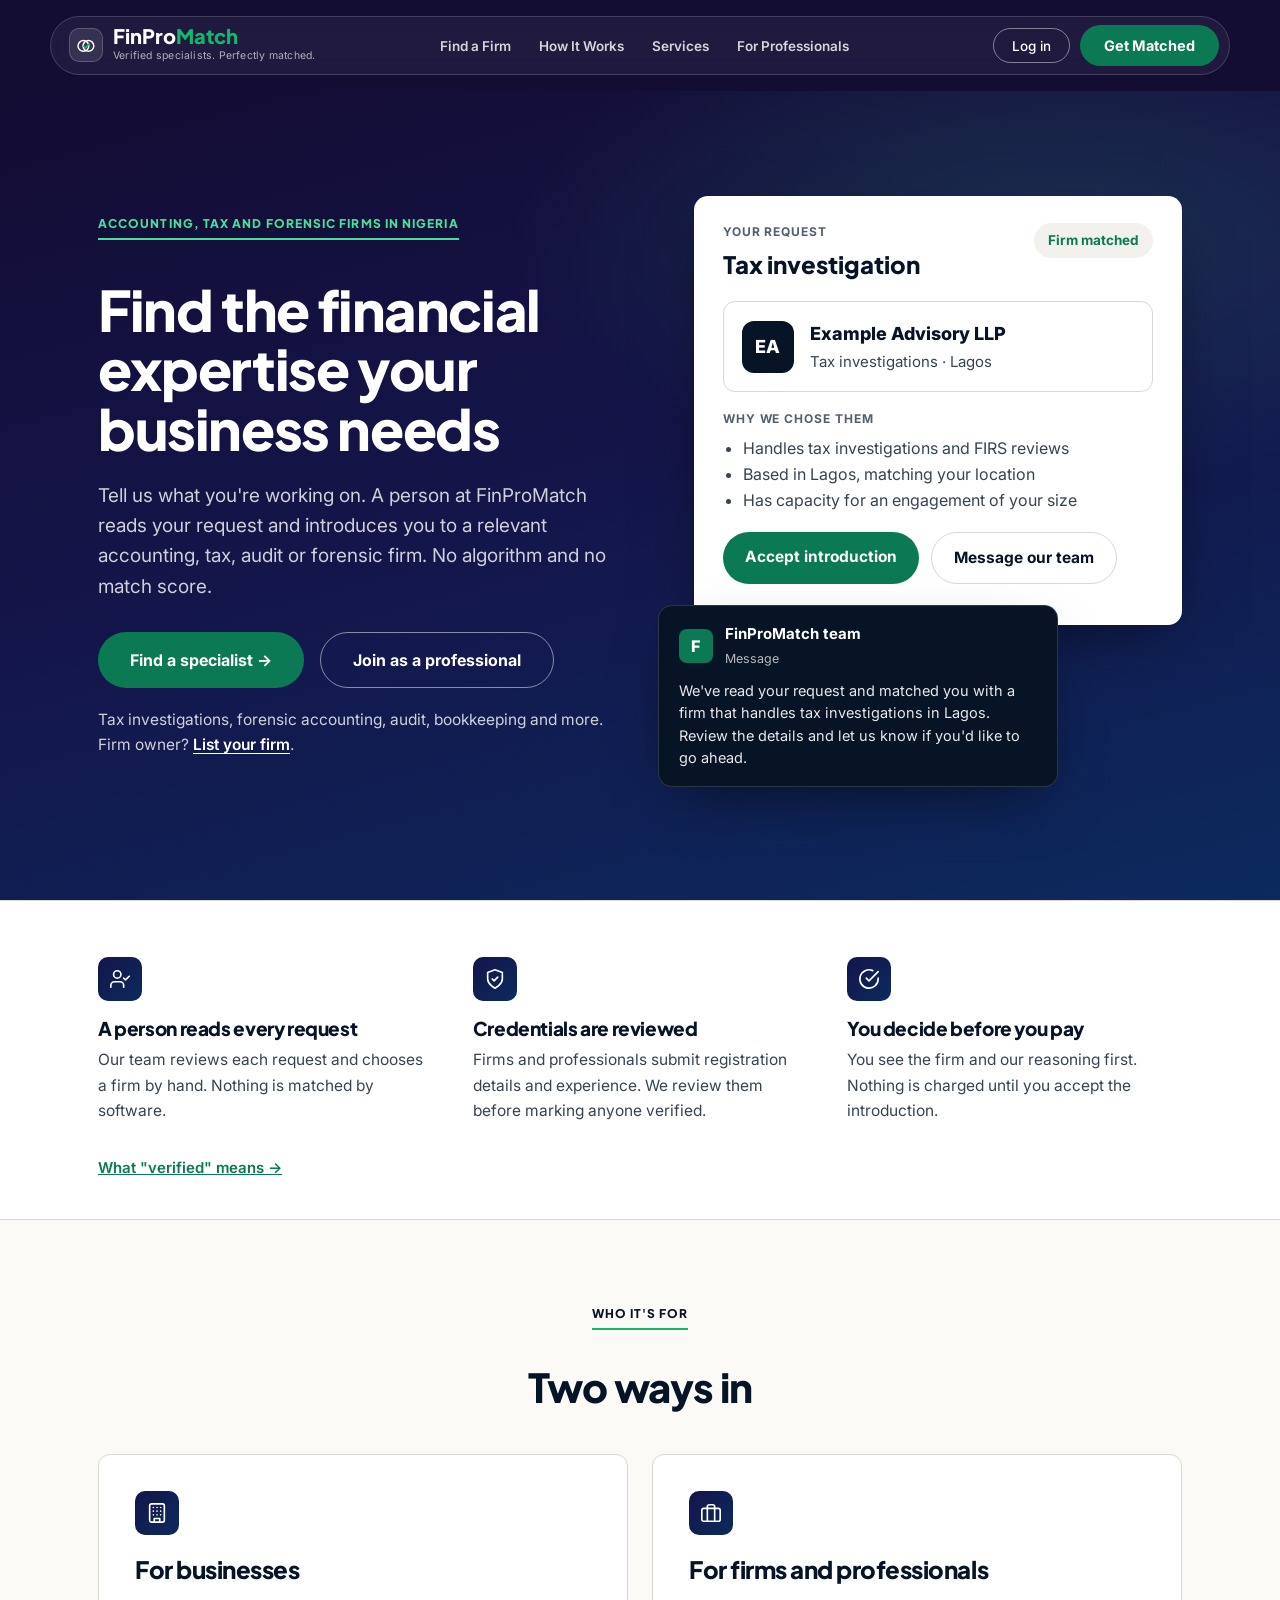
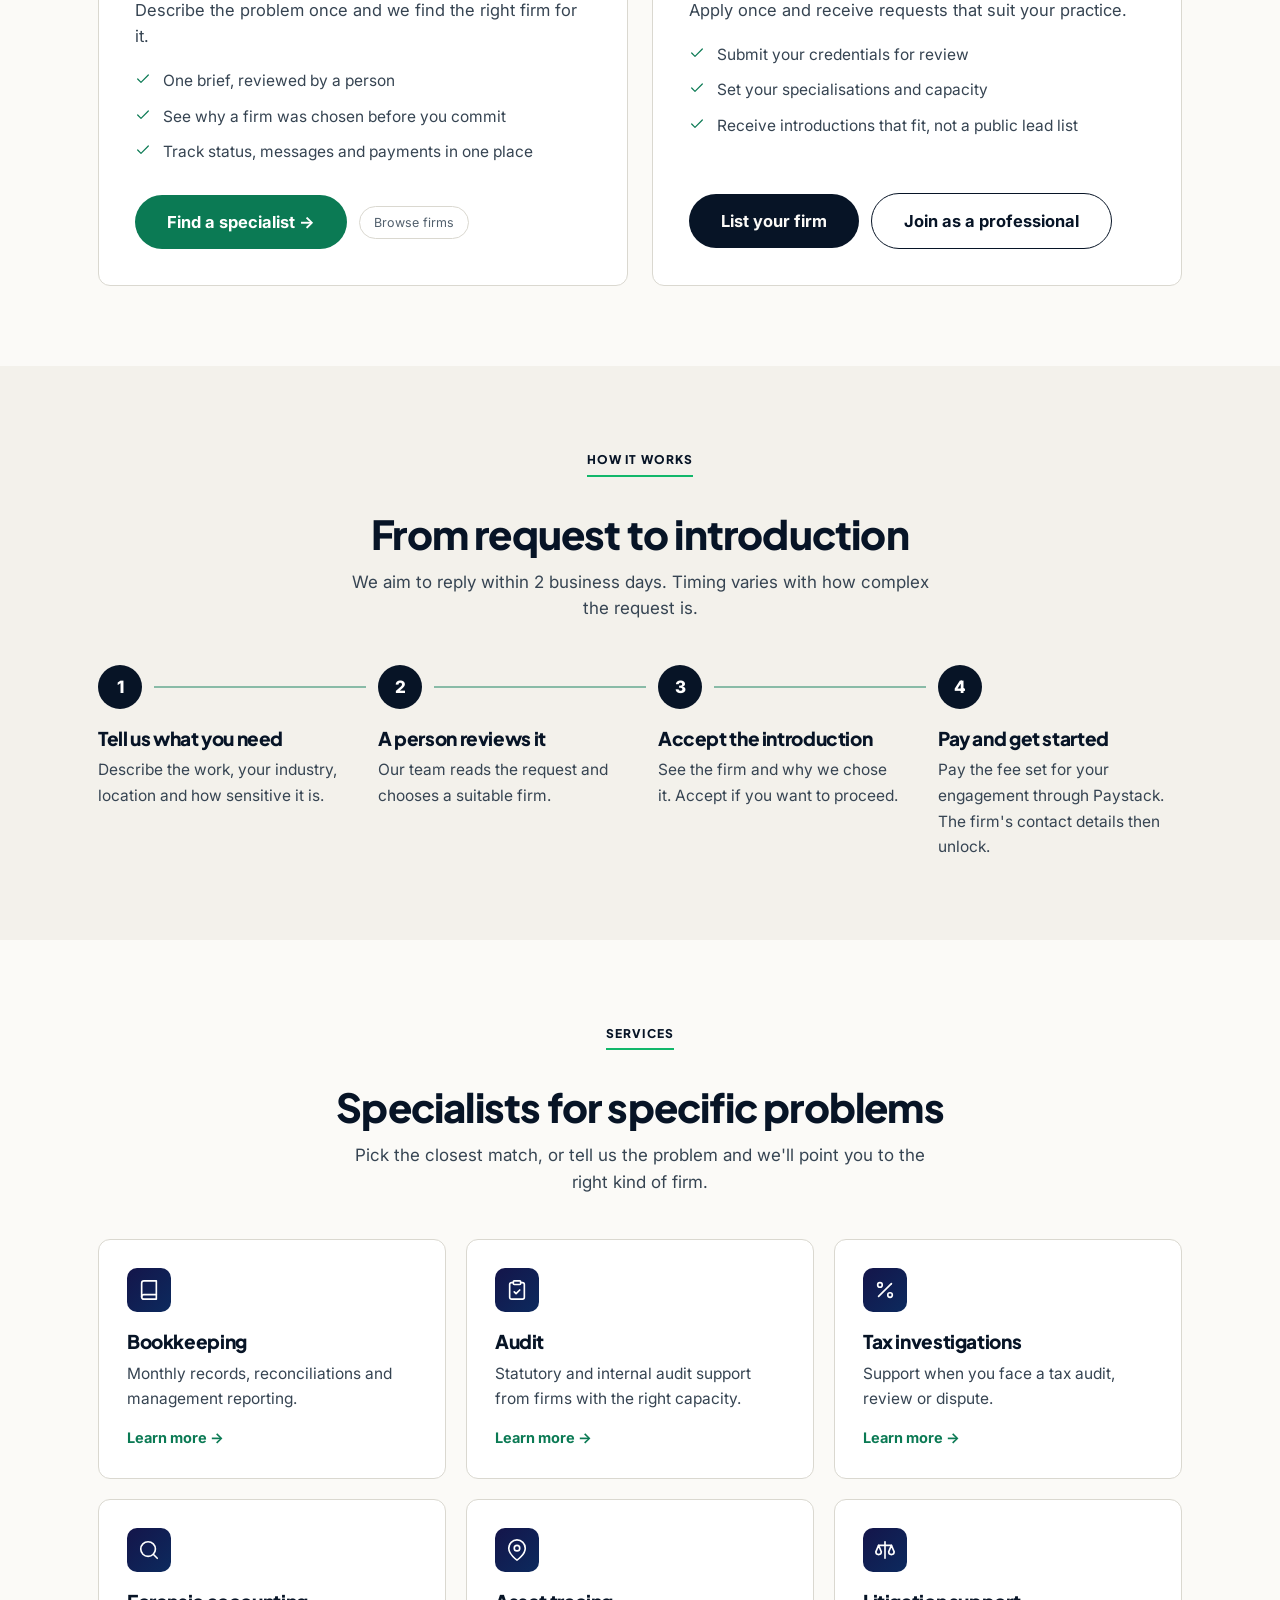
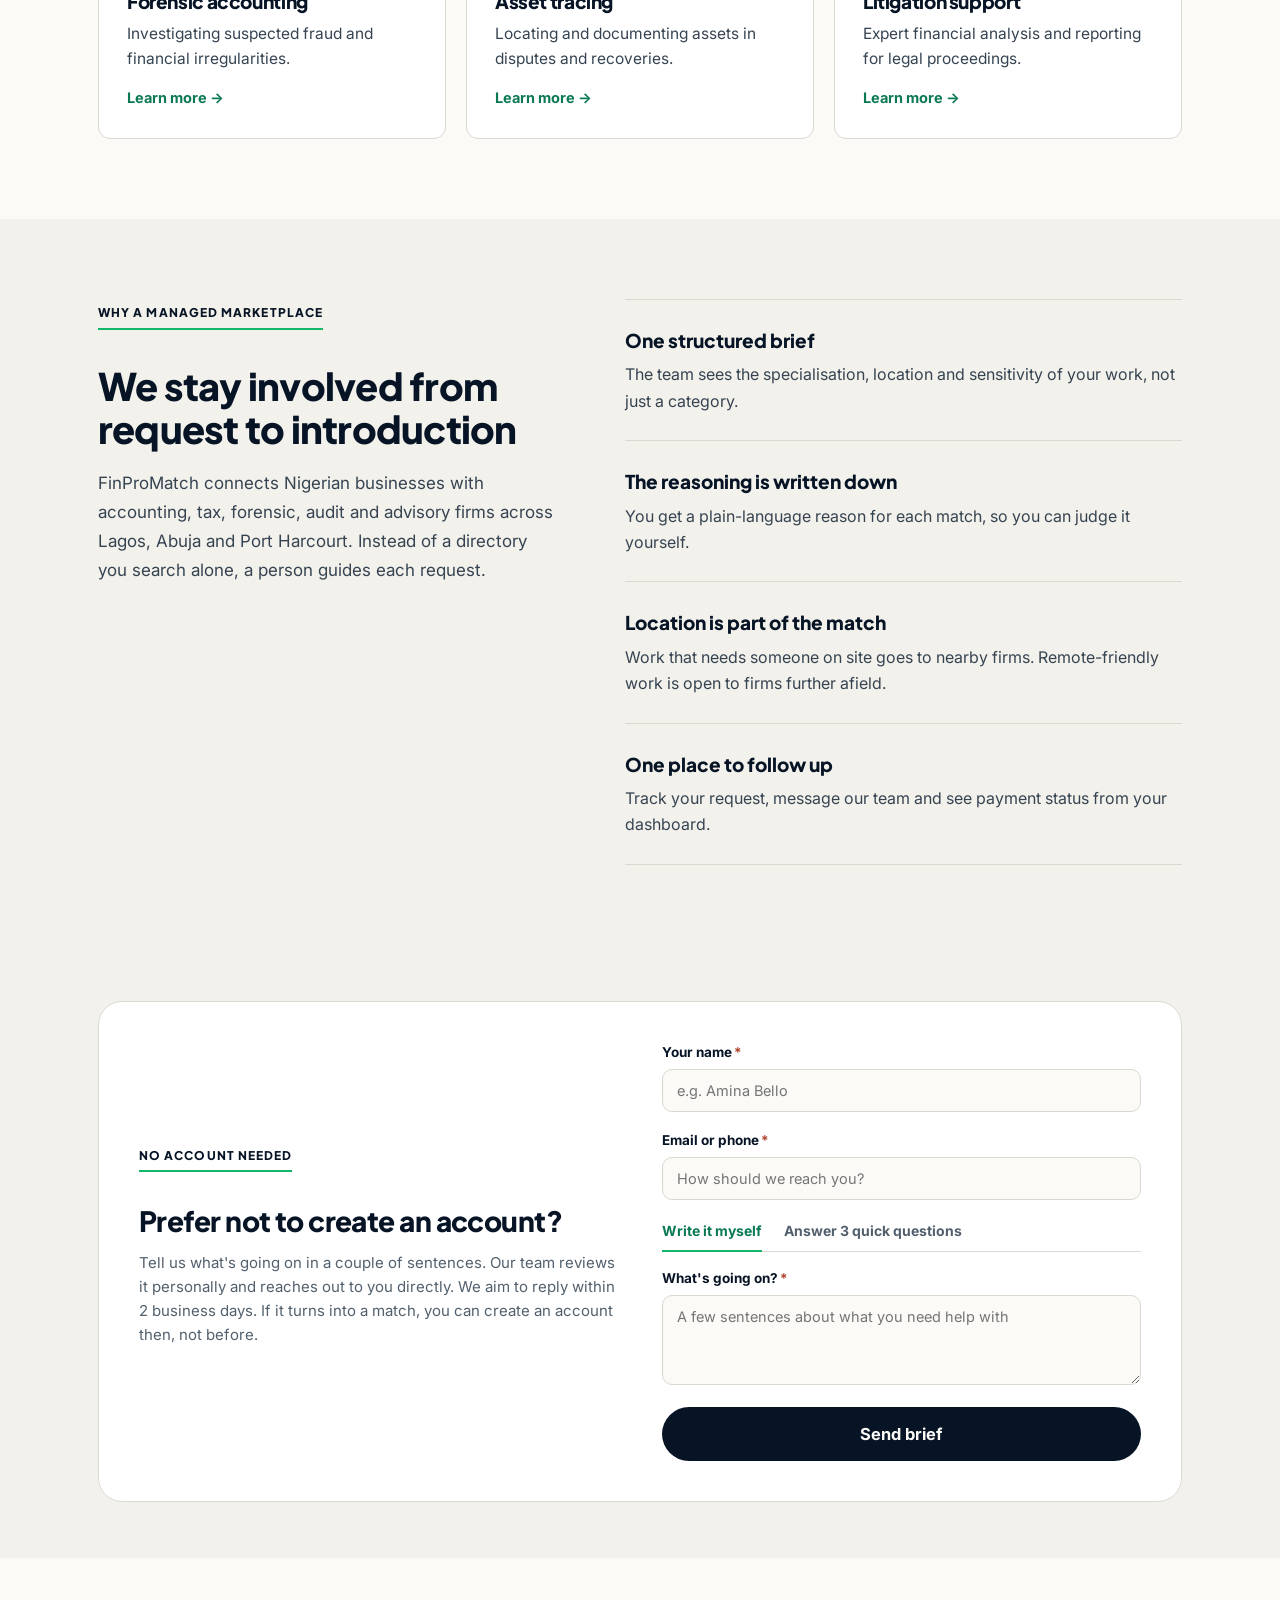
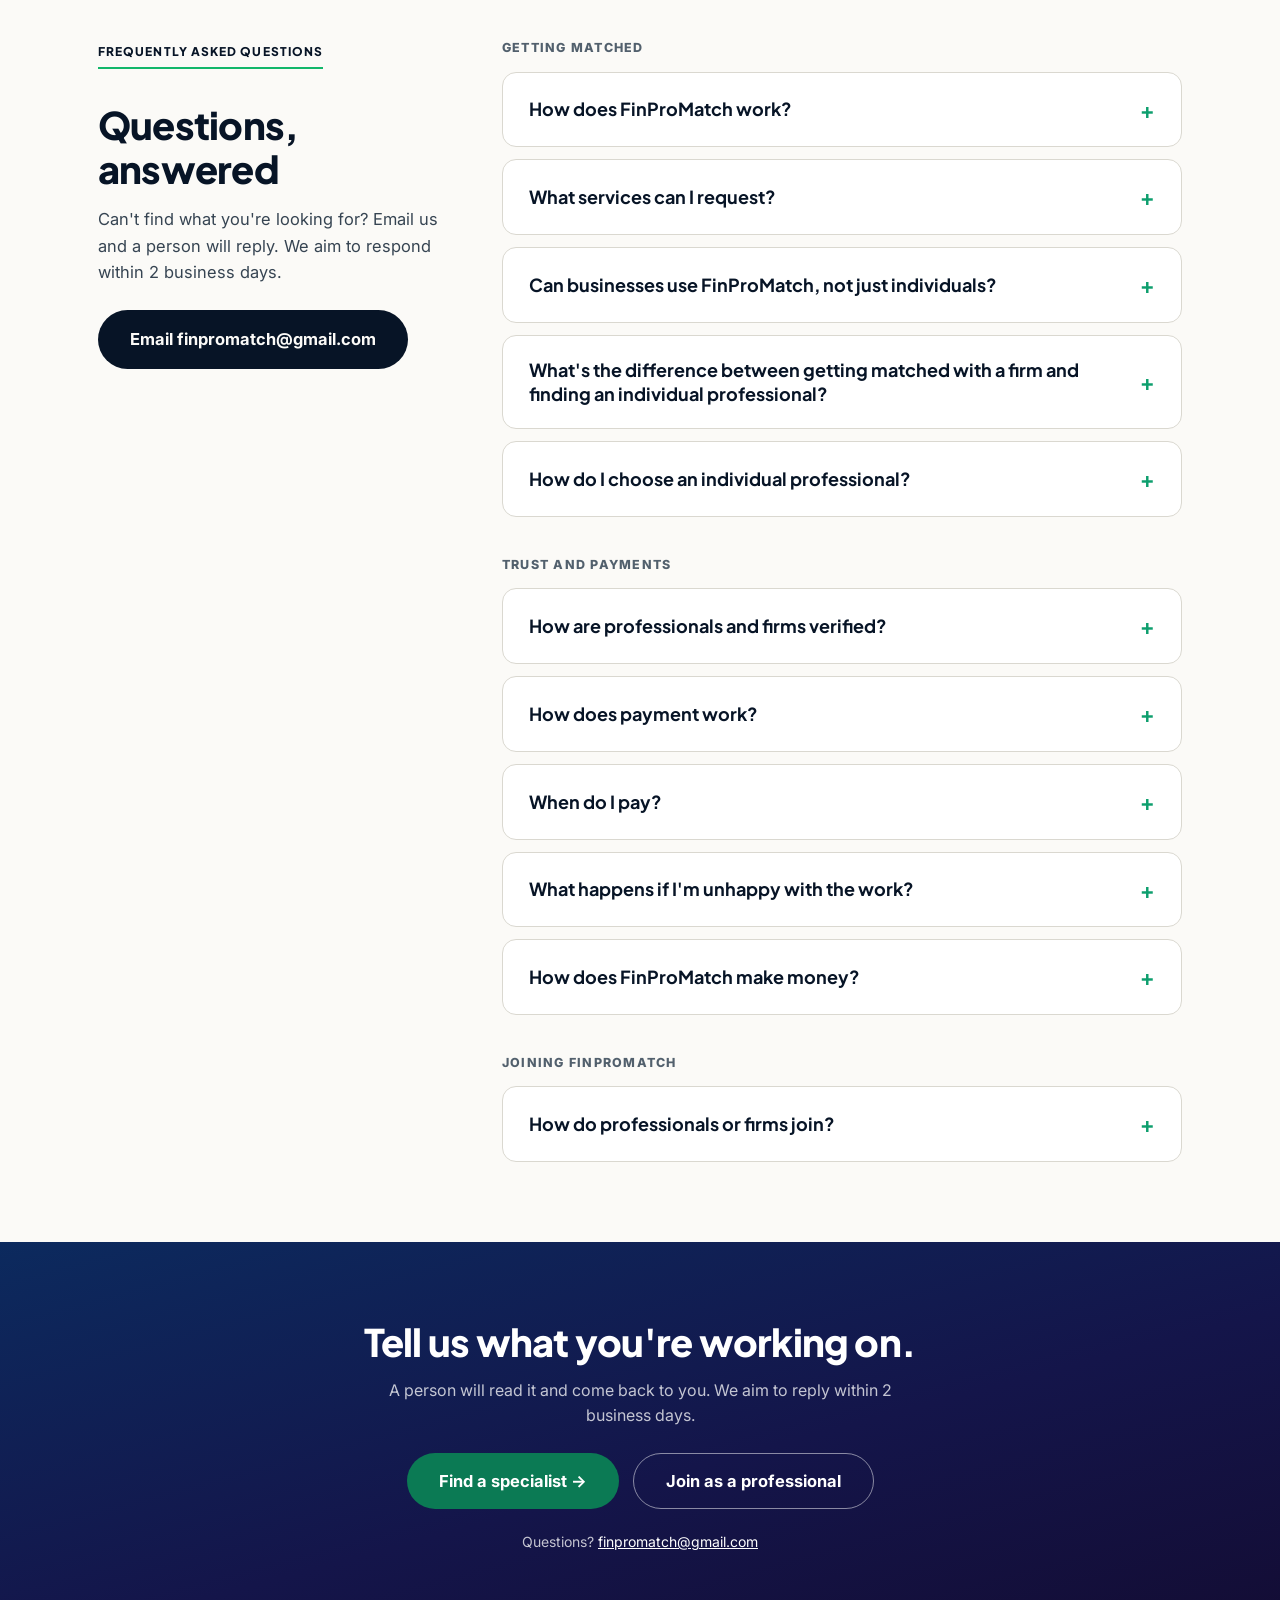
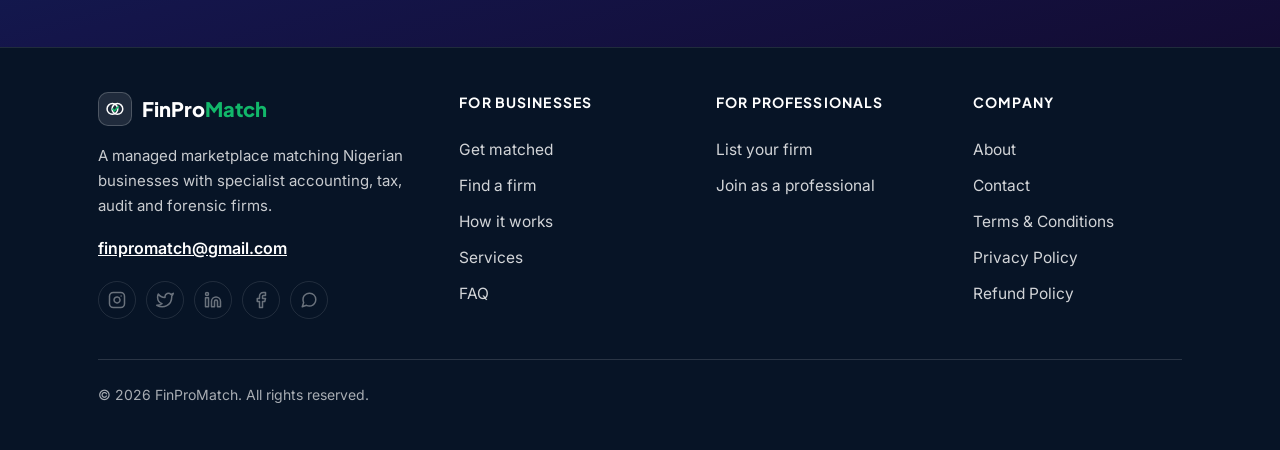
<file: index.html>
<!DOCTYPE html>
<html lang="en">
<head>
<meta charset="UTF-8">
<meta name="viewport" content="width=device-width, initial-scale=1.0">
<title>FinProMatch: Verified Specialists. Perfectly Matched.</title>
<meta name="description" content="FinProMatch matches Nigerian businesses with the right specialist accounting, tax, audit, forensic and financial firm, based on the nature of the engagement, location, and sensitivity. Not a directory. A managed match.">
<meta name="keywords" content="accounting firm Nigeria, tax firm Nigeria, forensic accounting Nigeria, tax investigation Nigeria, asset tracing Nigeria, audit firm Nigeria, litigation support Nigeria, financial due diligence Nigeria, accounting marketplace Nigeria">
<meta property="og:title" content="FinProMatch: Verified Specialists. Perfectly Matched.">
<meta property="og:description" content="Tell us what you're dealing with. FinProMatch matches you with a verified specialist firm, reviewed by our team, not an algorithm.">
<meta property="og:type" content="website">
<meta property="og:locale" content="en_NG">
<meta name="twitter:card" content="summary_large_image">
<meta name="twitter:title" content="FinProMatch: Verified Specialists. Perfectly Matched.">
<meta name="twitter:description" content="Bookkeeping, tax disputes, forensic investigations and financial restructuring need very different expertise. FinProMatch matches you with the right specialist firm.">
<link rel="icon" href="data:image/svg+xml,%3Csvg xmlns='http://www.w3.org/2000/svg' viewBox='0 0 64 64'%3E%3Crect width='64' height='64' rx='16' fill='%2314213D'/%3E%3Ccircle cx='24' cy='32' r='16' fill='none' stroke='white' stroke-width='4.5'/%3E%3Ccircle cx='40' cy='32' r='16' fill='none' stroke='white' stroke-width='4.5'/%3E%3Cpath d='M26 32.5l5.5 5.5 12-13' fill='none' stroke='%230E9F6E' stroke-width='5' stroke-linecap='round' stroke-linejoin='round'/%3E%3C/svg%3E">
<link rel="preconnect" href="https://fonts.googleapis.com">
<link rel="preconnect" href="https://fonts.gstatic.com" crossorigin>
<link href="https://fonts.googleapis.com/css2?family=Plus+Jakarta+Sans:wght@500;600;700;800&family=Inter:wght@400;500;600;700&family=IBM+Plex+Mono:wght@500;600&display=swap" rel="stylesheet">
<style>
  :root{
    /* FinProMatch brand palette — deep navy, green (primary), soft off-white bg */
    --cream:#F6FBF8;
    --cream-deep:#EAF4EE;
    --orange:#0E9F6E;         /* primary brand accent — CTAs, highlights, verification */
    --orange-dark:#0B7A54;
    --maroon:#071426;        /* navy — dark section backgrounds, secondary buttons */
    --maroon-deep:#040E1A;   /* deepest navy — footer, CTA emphasis */
    --navy-2:#0E2038;        /* secondary navy shade for section variation */
    --green:#12B76A;         /* success / verified / paid states — slightly brighter than primary */
    --green-deep:#0B8A54;
    --amber:#FFA940;         /* muted orange — pending status, ratings (kept distinct from primary) */
    --amber-deep:#B85C00;
    --ink:#071426;
    --ink-soft:#52606D;
    --paper-card:#FFFFFF;
    --line:#E4E8ED;
    --line-strong:#D3D9E0;
    --peach:#E3F5EC;         /* light green tint — icon chips, badges */
    --tint-amber:#FDEEDB;    /* soft amber tint — icon chip variation */
    --tint-navy:#E7EBF2;     /* soft navy tint — icon chip variation */
    --radius:16px;
    --radius-sm:10px;
    --radius-pill:999px;
  }
  *{box-sizing:border-box;}
  html{scroll-behavior:smooth;}
  body{
    margin:0;
    background:var(--cream);
    color:var(--ink);
    font-family:'Inter',sans-serif;
    font-size:16px;
    line-height:1.55;
    -webkit-font-smoothing:antialiased;
    overflow-x:hidden;
  }
  h1,h2,h3,.display{
    font-family:'Plus Jakarta Sans',sans-serif;
    font-weight:800;
    color:var(--ink);
    margin:0;
    letter-spacing:-0.02em;
    line-height:1.05;
  }
  .mono{font-family:'IBM Plex Mono',monospace;}
  .pw-wrap{position:relative;}
  .pw-wrap input{padding-right:44px;}
  .pw-toggle{
    position:absolute;right:0;top:0;height:100%;width:40px;
    display:flex;align-items:center;justify-content:center;
    background:none;border:none;color:var(--ink-soft);padding:0;
  }
  .pw-toggle:hover{color:var(--ink);}
  .pw-toggle svg{width:19px;height:19px;}
  a{color:var(--orange-dark);}
  button{font-family:inherit;cursor:pointer;}
  .container{max-width:1140px;margin:0 auto;padding:0 28px;}
  @media(prefers-reduced-motion: reduce){ *{animation:none !important; transition:none !important;} }

  /* loading screen */
  .app-loader{
    position:fixed;inset:0;z-index:9999;
    background:var(--cream);
    display:flex;align-items:center;justify-content:center;
    transition:opacity .45s ease, visibility .45s ease;
  }
  .app-loader.hidden{opacity:0;visibility:hidden;pointer-events:none;}
  .app-loader-mark{
    width:112px;height:112px;background:var(--maroon);border-radius:28px;
    display:flex;align-items:center;justify-content:center;
    animation:tbBeat 1.15s ease-in-out infinite;
    box-shadow:0 18px 44px rgba(0,0,0,.18);
  }
  .app-loader-mark svg{width:62%;height:62%;}
  @keyframes tbBeat{
    0%{transform:scale(1);}
    18%{transform:scale(1.16);}
    32%{transform:scale(.97);}
    46%{transform:scale(1.1);}
    62%{transform:scale(1);}
    100%{transform:scale(1);}
  }

  /* generic scroll reveal */
  .reveal{opacity:0;transform:translateY(30px);transition:opacity .7s cubic-bezier(.16,1,.3,1), transform .7s cubic-bezier(.16,1,.3,1);}
  .reveal.in-view{opacity:1;transform:translateY(0);}
  .reveal-stagger.in-view .stagger-child{opacity:1;transform:translateY(0);}
  .stagger-child{opacity:0;transform:translateY(24px);transition:opacity .6s cubic-bezier(.16,1,.3,1), transform .6s cubic-bezier(.16,1,.3,1);}
  .stagger-child:nth-child(1){transition-delay:.02s;}
  .stagger-child:nth-child(2){transition-delay:.1s;}
  .stagger-child:nth-child(3){transition-delay:.18s;}
  .stagger-child:nth-child(4){transition-delay:.26s;}
  .stagger-child:nth-child(5){transition-delay:.34s;}
  .stagger-child:nth-child(6){transition-delay:.42s;}

  /* hero entrance */
  @keyframes heroIn{from{opacity:0;transform:translateY(20px);}to{opacity:1;transform:translateY(0);}}
  .hero-seo-h1{animation:heroIn .8s cubic-bezier(.16,1,.3,1) both;}
  .hero .lede{animation:heroIn .8s cubic-bezier(.16,1,.3,1) .15s both;}
  .hero-ctas{animation:heroIn .8s cubic-bezier(.16,1,.3,1) .28s both;}
  .tape-field{opacity:0;animation:heroIn .7s cubic-bezier(.16,1,.3,1) .4s forwards;}

  /* NAV */
  nav.topnav{
    position:sticky;top:0;z-index:50;
    background:var(--cream);
    padding:16px 20px;
  }
  @media(max-width:480px){
    nav.topnav{padding:14px 14px;}
  }
  .navwrap{
    display:flex;align-items:center;justify-content:space-between;
    max-width:1140px;margin:0 auto;padding:8px 10px 8px 18px;
    flex-wrap:wrap;gap:12px;
    background:rgba(255,255,255,.85);
    border:1px solid var(--line-strong);
    box-shadow:0 4px 18px rgba(7,20,38,.06);
    border-radius:var(--radius-pill);
    backdrop-filter:blur(6px);
    transition:box-shadow .3s ease, background .3s ease;
  }
  .navwrap.scrolled{
    background:rgba(255,255,255,.94);
    box-shadow:0 10px 32px rgba(7,20,38,.11);
  }
  .brand{display:flex;align-items:center;gap:10px;cursor:pointer;}
  .brand-mark{
    width:34px;height:34px;background:var(--maroon);border-radius:10px;
    display:flex;align-items:center;justify-content:center;
    transition:transform .35s cubic-bezier(.34,1.56,.64,1);
  }
  .brand-mark svg{width:62%;height:62%;}
  .brand:hover .brand-mark{transform:rotate(-10deg) scale(1.1);}
  .brand-name{font-family:'Plus Jakarta Sans',sans-serif;font-weight:800;font-size:20px;line-height:1;}
  .brand-tagline{font-size:10.5px;color:var(--ink-soft);letter-spacing:.02em;margin-top:2px;}
  @media(max-width:640px){.brand-tagline{display:none;}}
  .navlinks{display:flex;gap:1px;align-items:center;flex-wrap:nowrap;}
  .navlinks button{
    background:none;border:none;color:var(--ink);
    font-size:13.5px;font-weight:600;padding:9px 12px;border-radius:var(--radius-pill);
    transition:background .15s;white-space:nowrap;
  }
  .navlinks button:hover{background:rgba(0,0,0,0.05);}
  .navlinks button.active{background:var(--ink);color:var(--cream);}
  .navlinks .nav-cta{
    background:var(--orange);color:#fff;margin-left:6px;padding:10px 18px;
  }
  .navlinks .nav-cta:hover{background:var(--orange-dark);}
  .navlinks .nav-cta-outline{
    border:1.5px solid var(--ink);padding:8.5px 16px;
  }
  .navlinks .nav-cta-outline:hover{background:var(--ink);color:#fff;}

  .nav-burger{
    display:none;background:var(--ink);color:var(--cream);border:none;width:44px;height:44px;
    border-radius:50%;align-items:center;justify-content:center;flex-shrink:0;
  }
  .nav-burger svg{width:19px;height:19px;}
  @media(max-width:1040px){
    .navlinks .nav-link{display:none !important;}
    .nav-burger{display:flex !important;}
  }

  .nav-bell{
    position:relative;background:none;border:none;color:var(--ink);width:40px;height:40px;
    border-radius:50%;display:flex;align-items:center;justify-content:center;flex-shrink:0;margin-left:2px;
    transition:background .15s;
  }
  .nav-bell:hover{background:rgba(0,0,0,0.05);}
  .nav-bell svg{width:20px;height:20px;}
  .nav-bell-badge{
    position:absolute;top:2px;right:2px;min-width:16px;height:16px;padding:0 4px;
    background:var(--orange-dark);color:#fff;border-radius:999px;font-size:10px;font-weight:800;
    display:flex;align-items:center;justify-content:center;line-height:1;
  }
  .drawer-link .nav-bell-badge{position:static;display:inline-flex;margin-left:8px;}

  .nav-drawer-overlay{
    position:fixed;inset:0;background:rgba(26,20,16,.5);z-index:90;
    opacity:0;pointer-events:none;transition:opacity .3s ease;
  }
  .nav-drawer-overlay.open{opacity:1;pointer-events:auto;}
  .nav-drawer{
    position:fixed;top:0;right:0;bottom:0;width:min(320px,82vw);background:var(--cream);z-index:91;
    box-shadow:-16px 0 40px rgba(0,0,0,.18);
    transform:translateX(100%);transition:transform .38s cubic-bezier(.16,1,.3,1);
    padding:26px 24px;display:flex;flex-direction:column;gap:6px;
  }
  .nav-drawer.open{transform:translateX(0);}
  .nav-drawer-close{
    align-self:flex-end;background:none;border:none;width:38px;height:38px;
    border-radius:50%;display:flex;align-items:center;justify-content:center;
  }
  .nav-drawer-close:hover{background:rgba(0,0,0,.06);}
  .nav-drawer button.drawer-link{
    background:none;border:none;text-align:left;font-size:18px;font-weight:700;
    padding:14px 6px;color:var(--ink);border-bottom:1px solid var(--line);
  }
  .nav-drawer .drawer-cta{
    margin-top:16px;background:var(--orange);color:#fff;padding:14px;border-radius:var(--radius-pill);
    text-align:center;font-weight:700;border:none;
  }

  .scroll-top-btn{
    position:fixed;bottom:26px;right:26px;width:50px;height:50px;border-radius:50%;
    background:var(--ink);color:var(--cream);border:none;display:flex;align-items:center;justify-content:center;
    box-shadow:0 12px 26px rgba(0,0,0,.22);opacity:0;pointer-events:none;
    transform:translateY(14px) scale(.9);transition:opacity .3s ease, transform .3s ease, background .2s ease;
    z-index:80;
  }
  .scroll-top-btn.visible{opacity:1;pointer-events:auto;transform:translateY(0) scale(1);}
  .scroll-top-btn:hover{background:var(--orange);transform:translateY(-4px) scale(1.05);}

  section.view{display:none;}
  section.view.active{display:block;animation:fadein .35s ease;}
  @keyframes fadein{from{opacity:0;}to{opacity:1;}}

  /* HERO */
  .hero{padding-top:32px;padding-bottom:56px;text-align:center;}
  .hero-content-wrap{position:relative;overflow:hidden;padding:24px 12px;border-radius:28px;}
  .hero-content-wrap > *{position:relative;z-index:1;}
  .hero-grid-bg{
    position:absolute;inset:-10% -5%;pointer-events:none;z-index:0;
    background-image:
      linear-gradient(rgba(7,20,38,.045) 1px, transparent 1px),
      linear-gradient(90deg, rgba(7,20,38,.045) 1px, transparent 1px);
    background-size:34px 34px;
    -webkit-mask-image:radial-gradient(ellipse 65% 55% at 50% 25%, black 35%, transparent 78%);
    mask-image:radial-gradient(ellipse 65% 55% at 50% 25%, black 35%, transparent 78%);
  }
  .hero-spotlight{
    position:absolute;inset:0;pointer-events:none;z-index:0;
    background:radial-gradient(560px circle at var(--sx,50%) var(--sy,15%), rgba(14,159,110,.14), transparent 62%);
    transition:background .25s ease;
  }
  @media(prefers-reduced-motion:reduce){.hero-spotlight{transition:none;}}
  .hero-seo-h1{font-size:58px;max-width:900px;margin:0 auto;line-height:1.14;contain:layout style;}
  .hero-seo-h1 .hero-line{display:block;}
  .hero-seo-h1 .rot-line{
    display:flex;align-items:center;justify-content:center;
    min-height:74px;contain:layout style;
  }
  .hero-seo-h1 .rot-wrap{
    display:inline-block;position:relative;color:var(--orange);
    white-space:normal;text-align:center;line-height:1.2;
    contain:layout style;
  }
  .hero-seo-h1 .rot-cursor{
    display:inline-block;width:3px;height:0.85em;margin-left:3px;background:var(--orange);
    animation:cursorBlink .8s steps(1) infinite;vertical-align:-0.08em;
  }
  @keyframes cursorBlink{0%,49%{opacity:1;}50%,100%{opacity:0;}}
  .hero .lede{font-size:17px;color:var(--ink-soft);max-width:600px;margin:22px auto 0;}
  .hero-ctas{display:flex;gap:14px;margin-top:36px;justify-content:center;flex-wrap:wrap;}

  .trust-bar{
    display:flex;align-items:center;justify-content:center;gap:12px;flex-wrap:wrap;
    margin-top:32px;font-size:14.5px;color:var(--ink);font-weight:600;
  }
  .trust-dot{opacity:.35;}
  @media(max-width:560px){.trust-bar{font-size:13px;gap:8px;}}

  .stats-band{padding:44px 0;border-bottom:1px solid var(--line-strong);}
  .stats-grid{display:grid;grid-template-columns:repeat(3,1fr);gap:16px;}
  @media(max-width:720px){.stats-grid{grid-template-columns:1fr;gap:12px;}}
  .stat-item{
    display:flex;flex-direction:column;text-align:left;
    border:1px solid var(--line-strong);border-radius:14px;padding:22px 22px 20px;background:var(--paper-card);
  }
  .stat-num{
    font-family:'Plus Jakarta Sans',sans-serif;font-weight:800;font-size:36px;color:var(--ink);
    line-height:1;order:1;
  }
  .stat-num-static{font-size:28px;}
  .stat-label{
    font-size:11.5px;color:var(--ink-soft);text-transform:uppercase;letter-spacing:.05em;
    margin-bottom:9px;order:0;
  }

  .qb-inline-band{padding:56px 0;background:var(--cream-deep);}
  .qb-inline-card{
    display:grid;grid-template-columns:1fr 1fr;gap:44px;align-items:center;
    background:var(--paper-card);border:1px solid var(--line-strong);border-radius:24px;padding:40px;
  }
  .qb-inline-copy h2{font-size:28px;text-align:left;margin:14px 0 12px;}
  .qb-inline-copy p{font-size:15px;color:var(--ink-soft);line-height:1.6;}
  .qb-inline-form label:first-of-type{margin-top:0;}
  @media(max-width:820px){
    .qb-inline-card{grid-template-columns:1fr;gap:28px;padding:28px;border-radius:18px;}
    .qb-inline-copy h2{font-size:23px;}
  }

  .qb-tabs{
    display:flex;gap:22px;margin-top:22px;border-bottom:1px solid var(--line-strong);
  }
  .qb-tab{
    appearance:none;background:none;border:none;cursor:pointer;
    font-family:inherit;font-size:14px;font-weight:700;color:var(--ink-soft);
    padding:0 0 11px;margin-bottom:-1px;border-bottom:2px solid transparent;
    transition:color .15s ease, border-color .15s ease;
  }
  .qb-tab:hover{color:var(--ink);}
  .qb-tab.active{color:#0B7A54;border-bottom-color:var(--green);}
  .qb-panel label:first-of-type{margin-top:16px;}

  .btn{
    display:inline-flex;align-items:center;gap:8px;
    padding:17px 32px;border-radius:var(--radius-pill);font-weight:700;font-size:16.5px;
    border:none;transition:transform .18s cubic-bezier(.34,1.56,.64,1), background .15s ease, box-shadow .2s ease;
  }
  .btn:hover{transform:translateY(-2px);box-shadow:0 10px 24px rgba(0,0,0,.14);}
  .btn:active{transform:scale(.97) translateY(0);}
  .btn-primary{background:var(--ink);color:var(--cream);}
  .btn-primary:hover{background:#000;}
  .btn-brass, .btn-orange{background:var(--orange);color:#fff;position:relative;overflow:hidden;}
  .btn-brass:hover, .btn-orange:hover{background:var(--orange-dark);}
  .btn-brass::before, .btn-orange::before{
    content:'';position:absolute;top:0;left:-60%;width:35%;height:100%;
    background:linear-gradient(120deg, transparent, rgba(255,255,255,.4), transparent);
    transform:skewX(-20deg);transition:left .65s ease;pointer-events:none;
  }
  .btn-brass:hover::before, .btn-orange:hover::before{left:130%;}
  @media(prefers-reduced-motion:reduce){
    .btn-brass::before, .btn-orange::before{transition:none;display:none;}
  }
  .btn-outline{background:var(--maroon);color:#fff;}
  .btn-outline:hover{background:var(--maroon-deep);}
  .btn-sm{padding:10px 18px;font-size:13.5px;}
  .btn:disabled{opacity:.45;cursor:not-allowed;}
  .btn-full{width:100%;justify-content:center;}

  /* hero tape composition — overlapping diagonal service ribbons, replaces the old photo-strip cards */
  .tape-field{
    position:relative;width:100vw;left:50%;margin-left:-50vw;
    height:clamp(240px,30vw,520px);margin-top:52px;margin-bottom:0;
    overflow:hidden;isolation:isolate;
  }
  .tape{
    position:absolute;left:-15%;width:130%;top:var(--tape-top);height:52px;
    z-index:var(--tape-z);
    background:linear-gradient(100deg,var(--orange),var(--orange-dark));
    border-radius:9px;
    transform:rotate(var(--tape-rotate));
    opacity:var(--tape-opacity,1);
    display:flex;align-items:center;overflow:hidden;
  }
  .tape-track{
    display:flex;align-items:center;white-space:nowrap;width:max-content;
    animation:tapeScrollLeft var(--tape-duration) linear infinite;
  }
  .tape[data-dir="right"] .tape-track{animation-name:tapeScrollRight;}
  .tape-group{
    display:inline-flex;align-items:center;gap:14px;padding:0 16px;
    font-family:'Plus Jakarta Sans',sans-serif;font-weight:800;font-size:15px;
    letter-spacing:.07em;color:#fff;text-transform:uppercase;
  }
  .tape-dot{opacity:.65;font-weight:700;}
  @keyframes tapeScrollLeft{from{transform:translateX(0);}to{transform:translateX(-50%);}}
  @keyframes tapeScrollRight{from{transform:translateX(-50%);}to{transform:translateX(0);}}
  @media(max-width:720px){
    .tape-field{margin-top:34px;}
    .tape{height:32px;border-radius:7px;}
    .tape-group{font-size:11px;gap:8px;padding:0 10px;letter-spacing:.05em;}
  }
  @media(max-width:420px){
    .tape{height:26px;}
    .tape-group{font-size:9.5px;gap:6px;padding:0 8px;}
  }
  @media(prefers-reduced-motion:reduce){
    .tape-track{animation:none !important;transform:translateX(0) !important;}
  }

  /* FULL BLEED COLOR SECTIONS */
  .band{padding:88px 0;}
  .band.dark{color:#fff;}
  .band-maroon{background:var(--maroon);}
  .band-green{background:var(--navy-2);}
  .band-amber{background:var(--cream-deep);}
  .band.dark h2, .band.dark .eyebrow{color:#fff;}
  .band-amber h2{color:var(--ink);}

  .eyebrow-pill{
    display:inline-block;position:relative;
    font-family:'Plus Jakarta Sans',sans-serif;font-weight:800;font-size:12px;letter-spacing:.09em;
    text-transform:uppercase;color:var(--ink);margin-bottom:20px;
    padding-bottom:7px;opacity:0;transform:translateX(-10px);
    transition:opacity .5s cubic-bezier(.16,1,.3,1), transform .5s cubic-bezier(.16,1,.3,1);
  }
  .eyebrow-pill::after{
    content:'';position:absolute;left:0;bottom:0;height:2px;width:0;
    background:var(--green);transition:width .7s cubic-bezier(.16,1,.3,1) .15s;
  }
  .eyebrow-pill.in-view{opacity:1;transform:translateX(0);}
  .eyebrow-pill.in-view::after{width:100%;}
  .band.dark .eyebrow-pill{color:#fff;}

  .band h2{font-size:38px;text-align:center;max-width:760px;margin:0 auto;}
  .band .band-sub{text-align:center;color:var(--ink-soft);max-width:520px;margin:16px auto 0;font-size:16px;}
  .band.dark .band-sub{color:rgba(255,255,255,.75);}

  /* solution / mockup section */
  .solution-grid{display:grid;grid-template-columns:1fr 1fr;gap:56px;align-items:center;margin-top:52px;}
  @media(max-width:820px){.solution-grid{grid-template-columns:1fr;}}
  .solution-copy h3{font-size:32px;color:#fff;}
  .solution-copy p{color:rgba(255,255,255,.78);font-size:15.5px;margin-top:14px;max-width:420px;}
  .phone-mock{
    background:#0B0B0C;border-radius:56px;padding:14px;max-width:360px;margin:0 auto;
    box-shadow:0 40px 90px rgba(0,0,0,.4);border:4px solid #000;position:relative;
    animation:phoneFloat 5.5s ease-in-out infinite;
  }
  @keyframes phoneFloat{0%,100%{transform:translateY(0);}50%{transform:translateY(-14px);}}
  .phone-mock-img{max-width:300px;margin:0 auto;animation:phoneFloat 5.5s ease-in-out infinite;}
  .phone-mock-img img{width:100%;height:auto;display:block;filter:drop-shadow(0 30px 50px rgba(0,0,0,.35));}
  .phone-screen{background:var(--cream);border-radius:44px;overflow:hidden;min-height:600px;display:flex;flex-direction:column;position:relative;}
  .dynamic-island{
    position:absolute;top:16px;left:50%;transform:translateX(-50%);
    width:118px;height:34px;background:#000;border-radius:20px;z-index:6;
  }
  .phone-statusbar{
    height:58px;flex-shrink:0;display:flex;align-items:flex-end;justify-content:space-between;
    padding:0 28px 10px;font-size:13px;font-weight:700;color:var(--ink);font-family:'IBM Plex Mono',monospace;
  }
  .phone-topbar{padding:14px 22px;display:flex;align-items:center;gap:12px;border-bottom:1px solid var(--line);flex-shrink:0;}
  .phone-topbar .av{width:38px;height:38px;border-radius:12px;background:var(--orange);display:flex;align-items:center;justify-content:center;font-size:14px;font-weight:800;color:#fff;flex-shrink:0;}
  .phone-topbar .who{font-size:16px;font-weight:700;color:var(--ink);}
  .phone-topbar .status{font-size:12.5px;color:var(--orange);font-weight:600;}
  .phone-body{flex:1;padding:22px;display:flex;flex-direction:column;gap:16px;}
  .phone-bubble{max-width:84%;padding:14px 17px;border-radius:18px;font-size:15.5px;line-height:1.42;background:#fff;border:1px solid var(--line);align-self:flex-start;color:var(--ink);font-weight:500;box-shadow:0 2px 6px rgba(0,0,0,.04);}
  .phone-bubble.mine{align-self:flex-end;background:var(--maroon);color:#fff;border:none;}
  .msg-thread{display:flex;flex-direction:column;gap:12px;margin:10px 0 14px;max-height:340px;overflow-y:auto;padding:6px 2px;}
  .msg-bubble-wrap{display:flex;flex-direction:column;align-items:flex-start;}
  .msg-bubble-wrap.mine{align-items:flex-end;}
  .msg-bubble-wrap .phone-bubble{max-width:78%;box-shadow:none;}
  .msg-sender{font-size:11px;color:var(--ink-soft);margin:0 4px 3px;font-weight:600;}
  .typing-dots{align-self:flex-start;background:#fff;border:1px solid var(--line);border-radius:18px;padding:14px 18px;display:flex;gap:5px;box-shadow:0 2px 6px rgba(0,0,0,.04);}
  .typing-dots span{width:8px;height:8px;border-radius:50%;background:var(--orange);opacity:.35;animation:bounce 1.2s infinite;}
  .typing-dots span:nth-child(2){animation-delay:.15s;}
  .typing-dots span:nth-child(3){animation-delay:.3s;}
  @keyframes bounce{0%,60%,100%{transform:translateY(0);opacity:.35;}30%{transform:translateY(-5px);opacity:1;}}

  /* accordion steps */
  .steps-grid{display:grid;grid-template-columns:1fr 1fr;gap:0;margin-top:52px;align-items:stretch;}
  @media(max-width:820px){.steps-grid{grid-template-columns:1fr;}}
  .steps-list{background:#fff;border-radius:var(--radius);overflow:hidden;}
  .step-item{padding:24px 26px;border-bottom:1px solid var(--line);cursor:pointer;position:relative;overflow:hidden;transition:background .3s ease;}
  .step-item:last-child{border-bottom:none;}
  .step-item:not(.active):hover{background:rgba(7,20,38,.05);}
  .step-item h4{font-family:'Plus Jakarta Sans',sans-serif;font-weight:700;font-size:17px;position:relative;z-index:2;}
  .step-item p{margin:8px 0 0;font-size:14px;color:var(--ink-soft);height:0;overflow:hidden;transition:height .35s ease, margin .35s ease;position:relative;z-index:2;}
  .step-item.active{background:var(--maroon-deep);color:#fff;}
  .step-item.active h4{color:#fff;}
  .step-item.active p{color:rgba(255,255,255,.8);height:66px;margin-top:10px;}
  .step-progress{position:absolute;bottom:0;left:0;height:3px;background:var(--orange);width:0%;z-index:1;}
  .step-item.active .step-progress{animation:stepfill 4.5s linear forwards;}
  @keyframes stepfill{from{width:0%;}to{width:100%;}}
  .step-visual{
    border-radius:var(--radius);background:linear-gradient(160deg,var(--orange),var(--amber));
    min-height:340px;display:flex;align-items:center;justify-content:center;padding:32px;
  }
  .step-visual-inner{background:#fff;border-radius:14px;padding:24px;max-width:280px;box-shadow:0 20px 40px rgba(0,0,0,.15);
    animation:visualPop .4s cubic-bezier(.34,1.56,.64,1);}
  @keyframes visualPop{from{opacity:0;transform:scale(.92) translateY(8px);}to{opacity:1;transform:scale(1) translateY(0);}}

  /* business/pro cards */
  .biz-grid{display:grid;grid-template-columns:repeat(4,1fr);gap:20px;margin-top:52px;}
  @media(max-width:900px){.biz-grid{grid-template-columns:repeat(2,1fr);}}
  @media(max-width:520px){.biz-grid{grid-template-columns:1fr;}}
  .biz-card{position:relative;background:#fff;border-radius:18px;overflow:hidden;box-shadow:0 1px 2px rgba(7,20,38,.05);transition:transform .35s cubic-bezier(.16,1,.3,1), box-shadow .35s ease;}
  .biz-card:hover{transform:translateY(-8px);box-shadow:0 20px 36px rgba(0,0,0,.14);}
  .biz-card::after{
    content:'';position:absolute;inset:0;pointer-events:none;z-index:3;
    background:radial-gradient(220px circle at var(--mx,50%) var(--my,50%), rgba(14,159,110,.16), transparent 72%);
    opacity:0;transition:opacity .3s ease;
  }
  .biz-card:hover::after{opacity:1;}
  .biz-card-icon{
    background:var(--peach);min-height:150px;display:flex;align-items:center;justify-content:center;
    transition:transform .35s cubic-bezier(.34,1.56,.64,1);
  }
  .biz-card:nth-child(3n+2) .biz-card-icon{background:var(--tint-amber);}
  .biz-card:nth-child(3n+3) .biz-card-icon{background:var(--tint-navy);}
  .biz-card:hover .biz-card-icon{transform:scale(1.12) rotate(-4deg);}
  .biz-card-body{padding:20px;}
  .biz-card-body h4{font-family:'Plus Jakarta Sans',sans-serif;font-weight:700;font-size:16px;}
  .biz-card-link{color:inherit;text-decoration:none;}
  .biz-card-link:hover{text-decoration:underline;color:var(--orange-dark);}
  .biz-card-body p{margin:6px 0 0;font-size:13.5px;color:var(--ink-soft);}

  .fb-grid{display:grid;grid-template-columns:repeat(3,1fr);gap:24px;margin-top:44px;text-align:left;}
  @media(max-width:820px){.fb-grid{grid-template-columns:1fr 1fr;}}
  @media(max-width:560px){.fb-grid{grid-template-columns:1fr;}}
  .fb-grid{counter-reset:fbnum;}
  .fb-item{
    background:var(--paper-card);border:1px solid var(--line-strong);border-radius:16px;
    padding:22px 20px;display:flex;flex-direction:column;gap:8px;
    box-shadow:0 1px 2px rgba(7,20,38,.04);
    transition:transform .3s cubic-bezier(.16,1,.3,1), box-shadow .3s ease, border-color .3s ease;
  }
  .fb-item:hover{transform:translateY(-4px);box-shadow:0 16px 30px rgba(7,20,38,.1);border-color:transparent;}
  .fb-item::before{
    counter-increment:fbnum;content:counter(fbnum,decimal-leading-zero);
    display:inline-flex;align-items:center;justify-content:center;flex:0 0 auto;
    width:30px;height:30px;border-radius:9px;margin-bottom:4px;
    background:rgba(18,183,106,.12);color:var(--green);
    font-family:'Plus Jakarta Sans',sans-serif;font-weight:800;font-size:12.5px;letter-spacing:.01em;
  }
  .fb-item strong{font-family:'Plus Jakarta Sans',sans-serif;font-weight:700;font-size:15px;color:var(--ink);}
  .fb-item span{font-size:13.5px;color:var(--ink-soft);line-height:1.45;}
  .fb-item.dark{background:rgba(255,255,255,.06);border-color:rgba(255,255,255,.14);box-shadow:none;}
  .fb-item.dark:hover{border-color:rgba(255,255,255,.3);box-shadow:0 16px 30px rgba(0,0,0,.25);}
  .fb-item.dark::before{background:rgba(255,255,255,.14);color:#fff;}
  .fb-item.dark strong{color:#fff;}
  .fb-item.dark span{color:rgba(255,255,255,.7);}

  /* FAQ */
  .faq-list{max-width:760px;margin:52px auto 0;display:flex;flex-direction:column;gap:14px;}
  .faq-item{
    background:var(--paper-card);border:1px solid var(--line-strong);border-radius:16px;
    padding:22px 24px;cursor:pointer;transition:border-color .2s ease, box-shadow .25s ease, transform .2s ease;
  }
  .faq-item:hover{border-color:var(--orange);box-shadow:0 8px 22px rgba(7,20,38,.06);}
  .faq-item.open{border-color:var(--orange);box-shadow:0 10px 26px rgba(14,159,110,.12);}
  .faq-q{display:flex;align-items:center;gap:16px;font-family:'Plus Jakarta Sans',sans-serif;font-weight:700;font-size:16.5px;}
  .faq-index{
    flex-shrink:0;width:32px;height:32px;border-radius:10px;background:var(--peach);color:var(--orange-dark);
    display:flex;align-items:center;justify-content:center;font-size:13px;font-weight:800;
    transition:background .25s ease, color .25s ease;
  }
  .faq-item.open .faq-index{background:var(--orange);color:#fff;}
  .faq-q-text{flex:1;}
  .faq-q .plus{font-size:22px;color:var(--orange);transition:transform .35s cubic-bezier(.34,1.56,.64,1);flex-shrink:0;}
  .faq-item.open .faq-q .plus{transform:rotate(135deg);}
  .faq-a-wrap{max-height:0;overflow:hidden;transition:max-height .4s cubic-bezier(.4,0,.2,1);}
  .faq-a{font-size:14.5px;color:var(--ink-soft);opacity:0;transform:translateY(-6px);transition:opacity .3s ease .05s, transform .3s ease .05s;padding:14px 0 2px 48px;line-height:1.6;}
  .faq-item.open .faq-a{opacity:1;transform:translateY(0);}

  /* ---------- homepage redesign ---------- */
  .hp-hero{text-align:left;padding-top:48px;padding-bottom:64px;}
  .hp-hero-grid{display:grid;grid-template-columns:minmax(0,1.05fr) minmax(0,.95fr);gap:48px;align-items:center;}
  .hp-h1{font-size:50px;line-height:1.1;margin:18px 0 0;max-width:none;text-align:left;letter-spacing:-.02em;}
  .hp-hero .lede{margin:20px 0 0;max-width:540px;text-align:left;font-size:17px;}
  .hp-hero .hero-ctas{justify-content:flex-start;margin-top:30px;}
  .hp-hero-note{margin-top:18px;font-size:13.5px;color:var(--ink-soft);}
  .hp-hero-note a{color:var(--ink);font-weight:600;}
  .hp-btn-ghost{background:#fff;color:var(--ink);border:1.5px solid var(--line-strong);}
  .hp-btn-ghost:hover{border-color:var(--ink);}
  .hp-btn-line{background:transparent;color:var(--ink);border:1.5px solid var(--ink);}
  .hp-preview{position:relative;}
  .hp-preview-label{font-size:11.5px;font-weight:700;letter-spacing:.06em;text-transform:uppercase;color:var(--ink-soft);margin-bottom:8px;}
  .hp-preview-card{margin:0;box-shadow:0 18px 40px -22px rgba(7,20,38,.35);pointer-events:none;}
  .hp-preview-card .pt-timeline li{font-size:11px;}
  .hp-trust{border-top:1px solid var(--line-strong);border-bottom:1px solid var(--line-strong);background:#fff;}
  .hp-trust-list{list-style:none;margin:0;padding:26px 0;display:grid;grid-template-columns:repeat(3,1fr);gap:28px;}
  .hp-trust-list strong{display:block;font-size:15px;margin-bottom:4px;}
  .hp-trust-list span{font-size:13.5px;color:var(--ink-soft);line-height:1.5;}
  .hp-head{text-align:center;max-width:680px;margin:0 auto 40px;}
  .hp-head h2{margin:14px 0 0;}
  .hp-head .band-sub{margin-top:12px;}
  .hp-band-soft{background:var(--cream-deep);}
  .hp-paths{display:grid;grid-template-columns:1fr 1fr;gap:24px;}
  .hp-path{background:#fff;border:1px solid var(--line-strong);border-radius:12px;padding:32px;display:flex;flex-direction:column;gap:12px;}
  .hp-path h3{font-size:22px;margin:0;font-family:'Plus Jakarta Sans',sans-serif;font-weight:800;}
  .hp-path p{color:var(--ink-soft);margin:0;line-height:1.6;flex:1;}
  .hp-path-actions{display:flex;gap:12px;flex-wrap:wrap;align-items:center;margin-top:8px;}
  .hp-steps{list-style:none;margin:0;padding:0;display:grid;grid-template-columns:repeat(4,1fr);gap:24px;}
  .hp-steps li{background:#fff;border:1px solid var(--line-strong);border-radius:12px;padding:24px;}
  .hp-step-n{display:inline-flex;width:30px;height:30px;border-radius:50%;background:var(--ink);color:#fff;font-weight:800;font-size:14px;align-items:center;justify-content:center;margin-bottom:12px;}
  .hp-steps h4{margin:0 0 6px;font-size:16px;}
  .hp-steps p{margin:0;font-size:14px;color:var(--ink-soft);line-height:1.55;}
  .hp-services{display:grid;grid-template-columns:repeat(3,1fr);gap:24px;}
  .hp-service-group{background:#fff;border:1px solid var(--line-strong);border-radius:12px;padding:24px;}
  .hp-service-group h3{font-size:13px;text-transform:uppercase;letter-spacing:.08em;margin:0 0 10px;color:var(--ink-soft);}
  .hp-service-group a{display:block;padding:12px 0;border-top:1px solid var(--line-strong);text-decoration:none;color:inherit;}
  .hp-service-group a:first-of-type{border-top:0;}
  .hp-service-group a strong{display:block;font-size:15.5px;}
  .hp-service-group a span{display:block;font-size:13.5px;color:var(--ink-soft);margin-top:2px;}
  .hp-service-group a:hover strong{color:var(--green);text-decoration:underline;}
  .hp-service-group a:focus-visible{outline:2px solid var(--green);outline-offset:2px;}
  .hp-center{text-align:center;margin-top:32px;}
  .hp-why{display:grid;grid-template-columns:repeat(4,1fr);gap:24px;}
  .hp-why h4{margin:0 0 6px;font-size:16px;}
  .hp-why p{margin:0;font-size:14px;color:var(--ink-soft);line-height:1.6;}
  .hp-final{background:var(--ink);color:#fff;text-align:center;}
  .hp-final h2{color:#fff;}
  .hp-final .band-sub{color:rgba(255,255,255,.75);}
  .hp-final-actions{display:flex;gap:14px;justify-content:center;flex-wrap:wrap;margin-top:26px;}
  .hp-btn-ghost-dark{background:transparent;color:#fff;border:1.5px solid rgba(255,255,255,.5);}
  .hp-btn-ghost-dark:hover{border-color:#fff;}
  .hp-final-contact{margin-top:22px;font-size:14px;color:rgba(255,255,255,.75);}
  .hp-final-contact a{color:#fff;}
  @media (max-width:980px){
    .hp-hero-grid{grid-template-columns:1fr;gap:36px;}
    .hp-steps,.hp-why{grid-template-columns:repeat(2,1fr);}
    .hp-services{grid-template-columns:1fr;}
  }
  @media (max-width:720px){
    .hp-h1{font-size:34px;}
    .hp-hero{padding-top:34px;padding-bottom:40px;}
    .hp-trust-list,.hp-paths,.hp-steps,.hp-why{grid-template-columns:1fr;}
    .hp-path{padding:24px;}
    .hp-hero .hero-ctas .btn{width:100%;}
  }
  /* ---------- homepage polish (readability, hierarchy) ---------- */
  :root{--hp-text:#364452;}
  .navlinks button{font-weight:500;color:var(--ink-soft);}
  .navlinks button:hover{background:transparent;color:var(--ink);}
  .navlinks .nav-cta{color:#fff;font-weight:700;font-size:14.5px;padding:12px 24px;margin-left:14px;box-shadow:0 6px 16px -6px rgba(14,159,110,.6);}
  .navlinks .nav-cta:hover{color:#fff;background:var(--orange-dark);}
  .hp-hero{padding-top:64px;padding-bottom:80px;}
  .hp-hero-grid{gap:56px;}
  .hp-h1{font-size:54px;margin-top:26px;line-height:1.08;}
  .hp-hero .lede{font-size:20px;line-height:1.6;color:var(--hp-text);margin-top:28px;max-width:560px;}
  .hp-hero .hero-ctas{margin-top:40px;gap:16px;}
  .hp-hero .hero-ctas .btn{padding:17px 32px;font-size:16px;}
  .hp-hero-note{margin-top:26px;font-size:15.5px;line-height:1.6;color:var(--hp-text);}
  .hp-trust-list strong{font-size:16.5px;}
  .hp-trust-list span{font-size:15px;color:var(--hp-text);}
  .hp-head h2{font-size:38px;line-height:1.15;}
  .hp-head .band-sub{font-size:17px;color:var(--hp-text);max-width:600px;}
  .hp-path p,.hp-why p,.hp-service-group a span{font-size:15.5px;color:var(--hp-text);}
  .hp-why h4{font-size:18px;}
  .hp-service-group a strong{font-size:17px;}
  /* hero mock-up */
  .hp-preview-label{font-size:12px;margin-bottom:10px;}
  .hp-mock{background:#fff;border:1px solid var(--line-strong);border-radius:16px;padding:30px;box-shadow:0 28px 60px -28px rgba(7,20,38,.45);display:flex;flex-direction:column;gap:22px;pointer-events:none;user-select:none;}
  .hp-mock-top{display:flex;justify-content:space-between;align-items:flex-start;gap:12px;}
  .hp-mock-kicker{font-size:12px;font-weight:700;letter-spacing:.08em;text-transform:uppercase;color:var(--ink-soft);margin-bottom:4px;}
  .hp-mock-title{font-family:'Plus Jakarta Sans',sans-serif;font-weight:800;font-size:24px;}
  .hp-mock-status{background:var(--cream-deep);color:#0B7A55;font-weight:700;font-size:13.5px;padding:7px 14px;border-radius:999px;white-space:nowrap;}
  .hp-mock-firm{display:flex;gap:16px;align-items:center;padding:18px;border:1px solid var(--line-strong);border-radius:12px;}
  .hp-mock-avatar{width:52px;height:52px;border-radius:12px;background:var(--ink);color:#fff;font-weight:800;font-size:18px;display:flex;align-items:center;justify-content:center;flex:none;}
  .hp-mock-firm-name{font-weight:800;font-size:18px;}
  .hp-mock-meta{font-size:15px;color:var(--hp-text);margin-top:2px;}
  .hp-mock-why ul{margin:6px 0 0;padding-left:20px;font-size:16px;line-height:1.65;color:var(--hp-text);}
  .hp-mock-actions{display:flex;gap:12px;flex-wrap:wrap;}
  .hp-mock-btn{background:var(--orange);color:#fff;font-weight:700;font-size:15.5px;padding:13px 22px;border-radius:999px;}
  .hp-mock-btn.ghost{background:#fff;color:var(--ink);border:1.5px solid var(--line-strong);}
  .hp-mock-foot{font-size:13.5px;color:var(--ink-soft);border-top:1px solid var(--line-strong);padding-top:14px;}
  /* process */
  .hp-steps{gap:24px;counter-reset:none;}
  .hp-steps li{padding:30px 26px;display:flex;flex-direction:column;gap:10px;border-top:4px solid var(--green);}
  .hp-step-n{width:40px;height:40px;font-size:17px;margin:0 0 6px;}
  .hp-steps h4{font-size:19px;line-height:1.25;margin:0;}
  .hp-steps p{font-size:15.5px;line-height:1.6;color:var(--hp-text);}
  /* FAQ */
  .hp-faq{display:grid;grid-template-columns:minmax(0,.8fr) minmax(0,1.6fr);gap:64px;align-items:start;}
  .hp-faq-side{position:sticky;top:110px;}
  .hp-faq-side h2{font-size:38px;line-height:1.15;margin:14px 0 16px;text-align:left;}
  .hp-faq-side p{font-size:16.5px;line-height:1.6;color:var(--hp-text);margin:0 0 24px;}
  .hp-faq .faq-list{max-width:none;margin:0;gap:12px;}
  .hp-faq-group{font-size:12.5px;font-weight:800;letter-spacing:.1em;text-transform:uppercase;color:var(--ink-soft);margin:26px 0 2px;}
  .hp-faq-group:first-child{margin-top:0;}
  .hp-faq .faq-item{padding:22px 26px;border-radius:14px;}
  .hp-faq .faq-index{display:none;}
  .hp-faq .faq-q{font-size:18px;line-height:1.35;gap:18px;}
  .hp-faq .faq-a{font-size:16.5px;line-height:1.7;color:var(--hp-text);padding:16px 8px 4px 0;}
  .hp-faq .faq-a a{color:var(--green);text-decoration:underline;font-weight:600;}
  .hp-faq-side .btn{text-decoration:none;}
  footer{border-top:1px solid rgba(255,255,255,.1);}
  /* footer */
  footer{padding:64px 0 32px;font-size:15px;color:rgba(255,255,255,.78);}
  .ft-grid{display:grid;grid-template-columns:1.5fr 1fr 1fr 1fr;gap:48px;padding-bottom:40px;border-bottom:1px solid rgba(255,255,255,.14);}
  .ft-brand .brand-name{color:#fff;font-size:20px;}
  .ft-blurb{margin:18px 0;font-size:15px;line-height:1.65;max-width:340px;color:rgba(255,255,255,.78);}
  .ft-email{display:inline-block;font-weight:600;font-size:16px;margin-bottom:20px;color:#fff;}
  .ft-col h4{color:#fff;font-size:14px;letter-spacing:.08em;text-transform:uppercase;margin:0 0 18px;font-family:'Plus Jakarta Sans',sans-serif;}
  .ft-col a{display:block;color:rgba(255,255,255,.82);font-size:15.5px;padding:6px 0;text-decoration:none;}
  .ft-col a:hover,.ft-email:hover{color:#fff;text-decoration:underline;}
  .ft-col a:focus-visible,.ft-email:focus-visible{outline:2px solid var(--green);outline-offset:3px;}
  .ft-bottom{padding-top:24px;font-size:14px;color:rgba(255,255,255,.65);}
  @media (max-width:980px){
    .hp-faq{grid-template-columns:1fr;gap:32px;}
    .hp-faq-side{position:static;}
    .ft-grid{grid-template-columns:1fr 1fr;gap:36px;}
  }
  @media (max-width:720px){
    .hp-h1{font-size:36px;}
    .hp-hero{padding-top:34px;padding-bottom:36px;}
    .hp-hero .lede{font-size:18px;}
    .hp-hero .hero-ctas .btn{padding:16px 24px;}
    .hp-head h2,.hp-faq-side h2{font-size:30px;}
    .hp-mock{padding:22px;gap:18px;}
    .hp-mock-title{font-size:20px;}
    .hp-mock-top{flex-direction:column;}
    .hp-faq .faq-item{padding:18px 18px;}
    .hp-faq .faq-q{font-size:16.5px;}
    .ft-grid{grid-template-columns:1fr;}
  }
  /* ---------- homepage premium pass ---------- */
  .skip-link{position:absolute;left:12px;top:-60px;background:#fff;color:var(--ink);padding:10px 16px;border-radius:8px;font-weight:700;z-index:1000;box-shadow:0 4px 14px rgba(0,0,0,.2);}
  .skip-link:focus{top:12px;}
  a:focus-visible,button:focus-visible,[role="button"]:focus-visible,select:focus-visible,input:focus-visible,textarea:focus-visible{outline:2px solid #0B7A54;outline-offset:3px;}
  .hp-final :focus-visible,footer :focus-visible{outline-color:#fff;}
  #view-home{--cream:#FBFAF7;--cream-deep:#F3F1EB;--line-strong:#DAD8D0;background:#FBFAF7;}
  #view-home .btn-orange,.hp-mock-btn,.navlinks .nav-cta{background:#0B7A54;}
  #view-home .btn-orange:hover,.navlinks .nav-cta:hover{background:#096646;}
  .hp-hero .eyebrow-pill{color:#0B7A54;}
  .hp-hero-grid{align-items:start;}
  .hp-h1{font-size:56px;font-weight:800;letter-spacing:-.025em;line-height:1.06;}
  .band{padding:80px 0;}
  .hp-head{margin-bottom:44px;}
  .hp-head h2{font-size:40px;letter-spacing:-.02em;font-weight:800;}
  .hp-ico{display:inline-flex;width:44px;height:44px;border-radius:10px;align-items:center;justify-content:center;background:var(--ink);color:#fff;flex:none;}
  /* hero preview */
  .hp-mock{border-radius:14px;padding:28px;}
  body.on-home{background:#FBFAF7;}
  .hp-mock{padding-bottom:44px;}
  .hp-note-card{position:relative;z-index:1;margin:-22px 0 0 -36px;width:82%;background:var(--ink);color:#fff;border-radius:14px;padding:20px 22px;box-shadow:0 24px 50px -24px rgba(7,20,38,.6);pointer-events:none;user-select:none;}
  .hp-note-head{display:flex;gap:12px;align-items:center;margin-bottom:10px;}
  .hp-note-head strong{display:block;font-size:15px;}
  .hp-note-head span:not(.hp-note-avatar){font-size:12.5px;color:rgba(255,255,255,.7);}
  .hp-note-avatar{width:34px;height:34px;border-radius:8px;background:#0B7A54;display:flex;align-items:center;justify-content:center;font-weight:800;}
  .hp-note-card p{margin:0;font-size:15px;line-height:1.6;color:rgba(255,255,255,.9);}
  /* trust */
  .hp-trust{background:#fff;border-top:1px solid var(--line-strong);border-bottom:1px solid var(--line-strong);padding:56px 0 40px;}
  .hp-trust-grid{display:grid;grid-template-columns:repeat(3,1fr);gap:40px;}
  .hp-trust-item h3{font-size:19px;margin:18px 0 8px;font-weight:800;}
  .hp-trust-item p{margin:0;font-size:15.5px;line-height:1.65;color:var(--hp-text);}
  .hp-trust-foot{margin:32px 0 0;font-size:15px;font-weight:600;}
  .hp-trust-foot a{color:#0B7A54;}
  /* audience */
  .hp-paths{gap:24px;}
  .hp-path{border-radius:12px;padding:36px;gap:14px;}
  .hp-path h3{font-size:24px;margin-top:8px;}
  .hp-path p{flex:0;font-size:16.5px;}
  .hp-ticks{list-style:none;margin:6px 0 10px;padding:0;display:flex;flex-direction:column;gap:12px;flex:1;}
  .hp-ticks li{display:flex;gap:12px;align-items:flex-start;font-size:15.5px;line-height:1.5;color:var(--hp-text);}
  .hp-ticks svg{color:#0B7A54;flex:none;margin-top:2px;}
  /* stepper */
  .hp-stepper{list-style:none;margin:0;padding:0;display:grid;grid-template-columns:repeat(4,1fr);gap:36px;}
  .hp-stepper li{position:relative;padding-top:64px;}
  .hp-node{position:absolute;top:0;left:0;width:44px;height:44px;border-radius:50%;background:var(--ink);color:#fff;font-weight:800;font-size:17px;display:flex;align-items:center;justify-content:center;z-index:1;}
  .hp-stepper li:not(:last-child)::before{content:'';position:absolute;top:21px;left:56px;right:-24px;height:2px;background:#0B7A54;opacity:.45;}
  .hp-stepper h3{font-size:19px;margin:0 0 8px;font-weight:800;}
  .hp-stepper p{margin:0;font-size:15.5px;line-height:1.65;color:var(--hp-text);}
  /* services */
  .hp-svc-grid{display:grid;grid-template-columns:repeat(3,1fr);gap:20px;}
  .hp-svc{display:flex;flex-direction:column;gap:10px;background:#fff;border:1px solid var(--line-strong);border-radius:12px;padding:28px;text-decoration:none;color:inherit;transition:border-color .15s,box-shadow .15s,transform .15s;}
  .hp-svc:hover{border-color:var(--ink);box-shadow:0 14px 30px -18px rgba(7,20,38,.35);transform:translateY(-2px);}
  .hp-svc h3{font-size:19px;margin:10px 0 0;font-weight:800;}
  .hp-svc p{margin:0;font-size:15.5px;line-height:1.6;color:var(--hp-text);flex:1;}
  .hp-more{font-size:14.5px;font-weight:700;color:#0B7A54;margin-top:6px;}
  .hp-svc:hover .hp-more{text-decoration:underline;}
  /* differentiators */
  .hp-split{display:grid;grid-template-columns:minmax(0,.9fr) minmax(0,1.1fr);gap:72px;align-items:start;}
  .hp-split-intro{position:sticky;top:110px;}
  .hp-split-intro h2{font-size:38px;line-height:1.15;letter-spacing:-.02em;margin:14px 0 18px;text-align:left;font-weight:800;}
  .hp-split-intro p{font-size:17px;line-height:1.7;color:var(--hp-text);margin:0;}
  .hp-dl{margin:0;display:flex;flex-direction:column;}
  .hp-dl > div{padding:26px 0;border-top:1px solid var(--line-strong);}
  .hp-dl > div:last-child{border-bottom:1px solid var(--line-strong);}
  .hp-dl dt{font-family:'Plus Jakarta Sans',sans-serif;font-weight:800;font-size:19px;margin-bottom:6px;}
  .hp-dl dd{margin:0;font-size:16px;line-height:1.65;color:var(--hp-text);}
  /* faq a11y */
  .faq-a-wrap{visibility:hidden;transition:max-height .4s cubic-bezier(.4,0,.2,1),visibility 0s .4s;}
  .faq-item.open .faq-a-wrap{visibility:visible;transition-delay:0s;}
  .hp-faq .faq-a a{color:#0B7A54;}
  .hp-faq .faq-q{cursor:pointer;}
  @media (max-width:980px){
    .hp-trust-grid{grid-template-columns:1fr;gap:28px;}
    .hp-stepper{grid-template-columns:1fr;gap:0;}
    .hp-stepper li{padding:0 0 32px 64px;min-height:44px;}
    .hp-stepper li:not(:last-child)::before{top:52px;left:21px;right:auto;width:2px;height:calc(100% - 52px);}
    .hp-svc-grid{grid-template-columns:repeat(2,1fr);}
    .hp-split{grid-template-columns:1fr;gap:32px;}
    .hp-split-intro{position:static;}
    .hp-note-card{margin-left:0;width:100%;}
  }
  @media (max-width:720px){
    .band{padding:56px 0;}
    .hp-h1{font-size:36px;}
    .hp-head{margin-bottom:32px;}
    .hp-head h2,.hp-split-intro h2{font-size:30px;}
    .hp-svc-grid{grid-template-columns:1fr;}
    .hp-path{padding:26px;}
    .hp-note-card{margin-top:-18px;}
  }
  /* hero fills the first screen on desktop */
  @media (min-width:981px){
    .hp-hero{min-height:calc(100svh - 91px);display:flex;align-items:center;padding-top:28px;padding-bottom:36px;box-sizing:border-box;}
    .hp-hero-grid{width:100%;align-items:center;}
    .hp-h1{font-size:clamp(44px,5.2vw,56px);margin-top:20px;}
    .hp-hero .lede{font-size:19px;margin-top:22px;}
    .hp-hero .hero-ctas{margin-top:30px;}
    .hp-hero-note{margin-top:20px;}
    .hp-mock{padding:26px 28px 40px;gap:18px;}
    .hp-note-card{padding:16px 20px;margin-top:-20px;}
    .hp-note-card p{font-size:14.5px;line-height:1.55;}
  }
  @media (min-width:981px) and (max-height:820px){
    .hp-hero{padding-top:20px;padding-bottom:24px;}
    .hp-h1{font-size:clamp(40px,4.6vw,50px);}
    .hp-hero .lede{font-size:18px;margin-top:18px;}
    .hp-hero .hero-ctas{margin-top:24px;}
    .hp-hero .hero-ctas .btn{padding:14px 28px;font-size:15.5px;}
    .hp-mock{padding:22px 24px 36px;gap:14px;}
    .hp-mock-firm{padding:14px;}
    .hp-mock-why ul{font-size:15px;line-height:1.55;}
    .hp-note-card{padding:14px 18px;}
  }
  /* closed mobile drawer must not bleed a shadow onto the page edge */
  .nav-drawer:not(.open){box-shadow:none;visibility:hidden;transition:transform .38s cubic-bezier(.16,1,.3,1),visibility 0s .38s;}
  .nav-drawer.open{visibility:visible;}
  @media (max-width:720px){
    .hp-hero .eyebrow-pill{font-size:11px;letter-spacing:.06em;margin-bottom:0;}
    .hp-h1{font-size:34px;margin-top:16px;}
    .hp-hero .lede{font-size:17px;line-height:1.55;margin-top:16px;}
    .hp-hero .hero-ctas{margin-top:22px;gap:10px;flex-direction:column;}
    .hp-hero .hero-ctas .btn{padding:14px 24px;font-size:15.5px;}
  }
  /* ===== Colour + nav refresh (inspired by the user's reference) ===== */
  :root{--deep:#130c33;--indigo:#14154a;--blue:#0c2a5e;--mint:#4ADE9B;}
  nav.topnav{background:var(--deep);}
  .navwrap{display:grid;grid-template-columns:1fr auto 1fr;align-items:center;max-width:1180px;
    background:rgba(255,255,255,.06);border:1px solid rgba(255,255,255,.16);box-shadow:none;backdrop-filter:blur(10px);}
  .navwrap.scrolled{background:rgba(255,255,255,.1);box-shadow:0 10px 30px rgba(0,0,0,.35);}
  .navlinks{display:contents;}
  .nav-center{display:flex;gap:4px;align-items:center;justify-self:center;}
  .nav-right{display:flex;gap:10px;align-items:center;justify-self:end;}
  .navlinks button,.navlinks button:hover{color:#fff;}
  .navlinks .nav-center button{font-weight:600;color:rgba(255,255,255,.82);}
  .navlinks .nav-center button:hover{background:rgba(255,255,255,.1);color:#fff;}
  .navlinks button.active{background:rgba(255,255,255,.14);color:#fff;}
  .navlinks .nav-login{border:1.5px solid rgba(255,255,255,.45);padding:8.5px 18px;}
  .navlinks .nav-login:hover{background:rgba(255,255,255,.12);border-color:#fff;}
  .navlinks .nav-cta{margin-left:0;background:#0B7A54;box-shadow:none;}
  .navlinks .nav-cta:hover{background:#0E9F6E;}
  .brand-name{color:#fff;}
  .brand-tagline{color:rgba(255,255,255,.65);}
  .brand-mark{background:rgba(255,255,255,.1);border:1px solid rgba(255,255,255,.2);}
  .nav-burger{background:rgba(255,255,255,.12);color:#fff;border:1px solid rgba(255,255,255,.25);}
  .nav-bell{color:#fff;}
  @media(max-width:1040px){
    .navwrap{display:flex;justify-content:space-between;}
    .nav-center{display:none;}
  }
  /* Hero: full-bleed deep purple-to-blue, layout unchanged */
  #view-home{overflow-x:clip;}
  .hp-hero{position:relative;isolation:isolate;}
  .hp-hero::before{content:"";position:absolute;z-index:-1;top:0;bottom:0;left:50%;width:100vw;transform:translateX(-50%);
    background:radial-gradient(900px 420px at 82% 18%,rgba(74,222,155,.14),transparent 60%),
    linear-gradient(165deg,var(--deep) 0%,var(--indigo) 48%,var(--blue) 100%);}
  .hp-h1{color:#fff;}
  .hp-hero .lede,.hp-hero-note{color:rgba(255,255,255,.8);}
  .hp-hero-note a{color:#fff;text-decoration:underline;text-underline-offset:3px;}
  .hp-hero .eyebrow-pill{color:var(--mint);}
  .hp-hero .eyebrow-pill::after{background:var(--mint);}
  .hp-hero .hp-btn-ghost{background:transparent;color:#fff;border:1.5px solid rgba(255,255,255,.5);}
  .hp-hero .hp-btn-ghost:hover{border-color:#fff;background:rgba(255,255,255,.08);}
  .hp-hero .btn-orange{background:#0E9F6E;color:#fff;}
  .hp-hero .btn-orange:hover{background:#12B07C;}
  .hp-mock,.hp-note-card{box-shadow:0 24px 60px -20px rgba(0,0,0,.55);border:1px solid rgba(255,255,255,.14);}
  /* Final CTA + footer pick up the same palette */
  .hp-final{background:linear-gradient(165deg,var(--blue) 0%,var(--indigo) 55%,var(--deep) 100%);}
  footer{background:var(--deep);}
  .hp-ico{background:linear-gradient(135deg,var(--indigo),var(--blue));}
  /* ===== Same palette on portals ===== */
  .client-hero-grid{max-width:1000px;border:none;box-shadow:0 24px 60px -24px rgba(19,12,51,.45);}
  .client-hero-grid .client-trust-panel{background:radial-gradient(500px 300px at 90% 0%,rgba(74,222,155,.16),transparent 60%),linear-gradient(165deg,var(--deep) 0%,var(--indigo) 50%,var(--blue) 100%);}
  .client-trust-panel .eyebrow{color:var(--mint);}
  .client-form-panel .auth-card-title{margin-top:0;}
  .client-form-panel .card .auth-card-title{margin-top:0;}
  div.session-bar{background:linear-gradient(135deg,var(--deep),var(--indigo) 55%,var(--blue));color:#fff;border:none;}
  div.session-bar .who{color:rgba(255,255,255,.88);}
  div.session-bar .who strong{color:#fff;}
  div.session-bar .subtle-btn{color:#fff;border-color:rgba(255,255,255,.4);background:transparent;}
  div.session-bar .subtle-btn:hover{background:rgba(255,255,255,.12);border-color:#fff;}
  /* loading screen: same palette as the site; used for page changes and slow button actions */
  .app-loader{background:linear-gradient(165deg,var(--deep,#130c33) 0%,var(--indigo,#14154a) 55%,var(--blue,#0c2a5e) 100%);flex-direction:column;gap:22px;}
  .app-loader-mark{background:rgba(255,255,255,.1);border:1px solid rgba(255,255,255,.22);}
  .app-loader-bar{width:120px;height:3px;border-radius:3px;background:rgba(255,255,255,.18);overflow:hidden;}
  .app-loader-bar::after{content:"";display:block;height:100%;width:40%;border-radius:3px;background:#4ADE9B;animation:ldSlide 1s ease-in-out infinite;}
  @keyframes ldSlide{0%{transform:translateX(-100%);}100%{transform:translateX(300%);}}
  .app-loader.nav-mode{transition:opacity .25s ease,visibility .25s ease;}
  .app-loader.nav-mode .app-loader-mark{width:84px;height:84px;border-radius:22px;}
  div.session-bar .section-label,div.session-bar .eyebrow,div.session-bar > :first-child:not(.who):not(button){color:rgba(255,255,255,.75);}
  .portal-main .firm-sidebar-card{padding:16px 18px;}
  .portal-main .biz-grid{gap:12px;}
  /* admin shell */
  .portal-nav button .portal-count{margin-left:auto;font-style:normal;font-size:11.5px;font-weight:700;background:var(--cream-deep);color:var(--ink);border-radius:999px;padding:1px 8px;}
  .portal-nav button.active .portal-count{background:rgba(255,255,255,.2);color:#fff;}
  @media(max-width:760px){
    .portal-nav{overflow-x:auto;}
    .portal-nav button{min-width:64px;position:relative;}
    .portal-nav button .portal-count{position:absolute;top:2px;right:6px;margin:0;font-size:10px;padding:0 5px;}
  }
  @media (prefers-reduced-motion:reduce){
    .hp-svc,.faq-a-wrap,.eyebrow-pill,.reveal{transition:none !important;}
    .hp-svc:hover{transform:none;}
  }
  /* ---------- client portal shell ---------- */
  body.portal-mode .navlinks .nav-link,body.portal-mode .navlinks .nav-burger{display:none !important;}
  .portal{display:grid;grid-template-columns:230px minmax(0,1fr);gap:32px;align-items:start;}
  .portal-side{position:sticky;top:96px;display:flex;flex-direction:column;gap:18px;}
  .portal-who{display:flex;gap:10px;align-items:center;padding-bottom:16px;border-bottom:1px solid var(--line-strong);}
  .portal-avatar{width:38px;height:38px;border-radius:50%;background:var(--ink);color:#fff;display:flex;align-items:center;justify-content:center;font-weight:800;flex:none;}
  .portal-who-name{font-weight:700;font-size:14px;line-height:1.2;}
  .portal-who-mail{font-size:12px;word-break:break-all;}
  .portal-nav{display:flex;flex-direction:column;gap:4px;}
  .portal-nav button{display:flex;align-items:center;gap:10px;border:0;background:transparent;padding:10px 12px;border-radius:10px;font:inherit;font-size:14px;font-weight:600;color:inherit;cursor:pointer;text-align:left;}
  .portal-nav button:hover{background:var(--cream-deep);}
  .portal-nav button.active{background:var(--ink);color:#fff;}
  .portal-nav button:focus-visible,.portal-logout:focus-visible{outline:2px solid var(--green);outline-offset:2px;}
  .portal-logout{border:0;background:transparent;font:inherit;font-size:13px;color:inherit;opacity:.7;cursor:pointer;text-align:left;padding:6px 12px;}
  .portal-logout:hover{opacity:1;text-decoration:underline;}
  .portal-main{min-width:0;}
  .pt-head{display:flex;justify-content:space-between;align-items:flex-start;gap:16px;flex-wrap:wrap;margin-bottom:22px;}
  .pt-title{font-size:28px;margin:0 0 4px;}
  .pt-card{background:#fff;border:1px solid var(--line-strong);border-radius:12px;padding:22px;margin-bottom:18px;}
  .pt-card-top{display:flex;justify-content:space-between;align-items:flex-start;gap:12px;flex-wrap:wrap;}
  .pt-eyebrow{font-size:11.5px;font-weight:700;letter-spacing:.08em;text-transform:uppercase;opacity:.6;margin-bottom:2px;}
  .pt-h3{font-size:20px;margin:2px 0;font-family:'Plus Jakarta Sans',sans-serif;font-weight:800;}
  .pt-next{display:flex;justify-content:space-between;align-items:center;gap:16px;flex-wrap:wrap;margin:18px 0;padding:14px 16px;border-radius:10px;background:var(--cream-deep);border-left:4px solid var(--line-strong);font-size:14.5px;line-height:1.5;}
  .pt-next.action{border-left-color:#B9965B;background:#FBF6EC;}
  .pt-next.success{border-left-color:var(--green);}
  .pt-next.warning{border-left-color:#B9965B;}
  .pt-timeline{list-style:none;display:flex;gap:0;margin:8px 0 0;padding:0;}
  .pt-timeline li{flex:1;display:flex;flex-direction:column;align-items:center;text-align:center;gap:8px;position:relative;font-size:12px;line-height:1.3;opacity:.6;}
  .pt-timeline li::before{content:'';position:absolute;top:11px;left:-50%;width:100%;height:2px;background:var(--line-strong);z-index:0;}
  .pt-timeline li:first-child::before{display:none;}
  .pt-timeline li.done,.pt-timeline li.current{opacity:1;}
  .pt-timeline li.done::before{background:var(--green);}
  .pt-dot{width:24px;height:24px;border-radius:50%;border:2px solid var(--line-strong);background:#fff;display:flex;align-items:center;justify-content:center;font-size:12px;font-weight:800;color:#fff;position:relative;z-index:1;}
  .pt-timeline li.done .pt-dot{background:var(--green);border-color:var(--green);}
  .pt-timeline li.current .pt-dot{border-color:var(--ink);box-shadow:0 0 0 3px rgba(7,20,38,.12);}
  .pt-timeline li.current .pt-step-label{font-weight:700;}
  .pt-grid2{display:grid;grid-template-columns:1fr 1fr;gap:18px;}
  .pt-grid2 > .pt-card{margin-bottom:0;}
  .pt-grid2:empty{display:none;}
  .pt-selector{font-size:12px;display:flex;align-items:center;gap:6px;}
  .pt-selector select{width:auto;padding:4px 8px;font-size:12px;}
  .pt-contact{margin-top:10px;font-size:14px;padding:10px 12px;background:var(--cream-deep);border-radius:8px;}
  .pt-activity-row{padding:10px 0;border-bottom:1px solid var(--line-strong);font-size:14px;}
  .pt-activity-row:last-of-type{border-bottom:0;}
  .pt-help{display:flex;justify-content:space-between;align-items:center;gap:16px;flex-wrap:wrap;margin-top:18px;}
  .pt-empty{text-align:center;padding:40px 22px;}
  .pt-list{padding-left:20px;margin:8px 0 0;font-size:14px;line-height:1.7;}
  @media (max-width:860px){
    .pt-grid2{grid-template-columns:1fr;}
    .pt-grid2 > .pt-card{margin-bottom:0;}
  }
  @media (max-width:760px){
    .portal{display:block;padding-bottom:84px;}
    .portal-side{position:fixed;left:0;right:0;bottom:0;top:auto;z-index:60;background:#fff;border-top:1px solid var(--line-strong);padding:6px 4px calc(6px + env(safe-area-inset-bottom));gap:0;flex-direction:row;}
    .portal-who,.portal-logout{display:none;}
    .portal-nav{flex-direction:row;width:100%;gap:2px;}
    .portal-nav button{flex:1;flex-direction:column;gap:3px;padding:6px 2px;font-size:10.5px;text-align:center;justify-content:center;}
    .pt-title{font-size:24px;}
    .pt-timeline{flex-direction:column;gap:12px;align-items:flex-start;}
    .pt-timeline li{flex-direction:row;text-align:left;gap:12px;}
    .pt-timeline li::before{display:none;}
    .pt-card{padding:16px;}
  }
  .legal-doc{max-width:760px;margin:0 auto;}
  .legal-doc h2{font-size:30px;margin:6px 0 4px;}
  .legal-doc h4{font-size:16px;margin:26px 0 6px;font-family:'Plus Jakarta Sans',sans-serif;font-weight:800;}
  .legal-doc p,.legal-doc li{font-size:14.5px;line-height:1.7;color:var(--ink-soft,inherit);}
  .legal-doc ul{padding-left:20px;margin:6px 0 10px;}
  .legal-updated{font-size:12.5px;opacity:.7;margin-bottom:18px;}
  .legal-tabs{display:flex;gap:8px;flex-wrap:wrap;margin:14px 0 22px;}
  .legal-tabs button{border:1px solid var(--line-strong);background:transparent;padding:8px 14px;border-radius:999px;font:inherit;font-size:13px;font-weight:600;cursor:pointer;color:inherit;}
  .legal-tabs button.active{background:var(--ink);color:#fff;border-color:var(--ink);}
  .social-row{display:flex;gap:10px;flex-wrap:wrap;}
  .social-ico{width:38px;height:38px;border-radius:50%;display:inline-flex;align-items:center;justify-content:center;border:1px solid rgba(255,255,255,.28);color:#fff;text-decoration:none;transition:background .15s;}
  .social-ico:hover{background:rgba(255,255,255,.14);}
  .social-ico.off{opacity:.4;cursor:default;}
  .social-ico.off:hover{background:transparent;}
  .social-row.light .social-ico{border-color:var(--line-strong);color:var(--ink);}
  .social-row.light .social-ico:hover{background:var(--cream-deep);}
  .terms-consent{display:flex;gap:10px;align-items:flex-start;margin-top:14px;font-size:13.5px;line-height:1.5;}
  .terms-consent input{width:auto;margin-top:3px;flex:none;}
  footer{background:var(--ink);color:rgba(255,255,255,.6);padding:44px 0;font-size:13.5px;}
  footer a{color:#fff;}
  .footer-top{display:flex;justify-content:space-between;align-items:center;flex-wrap:wrap;gap:16px;padding-bottom:24px;border-bottom:1px solid rgba(255,255,255,.12);margin-bottom:24px;}
  .footer-top .brand-name{color:#fff;}
  .footer-top .brand-tagline{color:rgba(255,255,255,.55);display:block;}

  @media(max-width:720px){.hero-seo-h1{font-size:36px;}.hero-seo-h1 .rot-line{min-height:46px;}.band h2{font-size:28px;}.hero .lede{font-size:15.5px;}}

  /* ===== shared app-view styles (portal / admin / forms) ===== */
  .section-label{
    font-family:'IBM Plex Mono',monospace;font-size:12px;text-transform:uppercase;
    letter-spacing:.1em;color:var(--ink-soft);margin-bottom:10px;
  }
  .section-title{font-size:30px;font-weight:800;margin-bottom:8px;font-family:'Plus Jakarta Sans',sans-serif;}
  .card{background:var(--paper-card);border:1px solid var(--line-strong);border-radius:var(--radius);padding:32px;max-width:640px;}
  .card + .card{margin-top:24px;}
  label{display:block;font-size:13.5px;font-weight:700;margin:18px 0 6px;color:var(--ink);}
  .checkrow{display:flex;align-items:flex-start;gap:10px;margin:18px 0 6px;}
  .checkrow input[type="checkbox"],.checkrow input[type="radio"]{margin-top:3px;}
  .checkrow label{flex:1;min-width:0;margin:0;font-size:14px;font-weight:400;color:inherit;}
  label:first-child{margin-top:0;}
  input,select,textarea{
    width:100%;padding:12px 14px;border:1px solid var(--line-strong);border-radius:var(--radius-sm);
    font-family:inherit;font-size:14.5px;background:var(--cream);color:var(--ink);
  }
  input[type="checkbox"],input[type="radio"]{width:16px;height:16px;padding:0;border:1px solid var(--line-strong);background:var(--cream);flex:0 0 auto;}
  input:focus,select:focus,textarea:focus{outline:2px solid var(--orange);outline-offset:1px;border-color:var(--orange);}
  textarea{min-height:90px;resize:vertical;}
  @media(max-width:720px){
    /* iOS Safari auto-zooms the page on focus for any input under 16px —
       bump to 16px only on mobile so the page never gets yanked in on tap. */
    input,select,textarea{font-size:16px;}
  }
  .hint{font-size:12.5px;color:var(--ink-soft);margin-top:4px;}
  .form-title{font-size:22px;margin-bottom:6px;font-family:'Plus Jakarta Sans',sans-serif;font-weight:800;}
  .form-sub{color:var(--ink-soft);font-size:14px;margin-bottom:8px;}

  .msg{padding:12px 16px;border-radius:var(--radius-sm);font-size:14px;margin-top:16px;}
  .msg.success{background:#E4F0E7;color:var(--green);border:1px solid var(--green);}
  .msg.error{background:#FBE4DD;color:#B0442E;border:1px solid #B0442E;}

  /* auth card (client login/signup) — icon error banner, required-field
     asterisks, centered title, divider, and light social-login buttons */
  .auth-card-title{font-size:23px;font-weight:800;text-align:center;font-family:'Plus Jakarta Sans',sans-serif;margin-bottom:18px;}
  .req-star{color:#B0442E;margin-left:2px;}
  .msg.auth-error{display:flex;align-items:center;gap:12px;margin-top:0;margin-bottom:18px;}
  .auth-error-icon{
    flex:0 0 auto;width:20px;height:20px;background:#B0442E;color:#fff;border-radius:5px;
    display:flex;align-items:center;justify-content:center;font-size:11px;font-weight:800;
    transform:rotate(45deg);
  }
  .auth-error-icon span{transform:rotate(-45deg);}
  .auth-divider{display:flex;align-items:center;gap:14px;margin:22px 0;color:var(--ink-soft);font-size:12px;letter-spacing:.06em;text-transform:uppercase;}
  .auth-divider::before,.auth-divider::after{content:'';flex:1;height:1px;background:var(--line-strong);}
  .btn-social{background:#fff;color:var(--ink);border:1px solid var(--line-strong);justify-content:center;gap:10px;font-size:14.5px;padding:14px 20px;}
  .btn-social:hover{background:#F7F7F7;box-shadow:0 6px 16px rgba(7,20,38,.08);}
  .btn-social svg{width:18px;height:18px;flex:0 0 auto;}
  .btn-social + .btn-social{margin-top:10px;}

  .pro-card{border:1px solid var(--line-strong);background:var(--paper-card);padding:20px;border-radius:var(--radius-sm);margin-top:14px;transition:transform .25s ease, box-shadow .25s ease;}
  .pro-card:hover{transform:translateY(-3px);box-shadow:0 12px 24px rgba(0,0,0,.07);}
  .pro-card-top{display:flex;justify-content:space-between;align-items:center;}
  .pro-card h4{margin:0;font-family:'Plus Jakarta Sans',sans-serif;font-weight:700;font-size:17px;}

  /* case-file styling for a client's tracked requests: a colored status
     rail down the left edge (the state of the case, at a glance) and a
     perforated reference stub (this is a tracked file, not a ticket). */
  .case-card{
    position:relative;background:var(--paper-card);border:1px solid var(--line-strong);
    border-left:4px solid var(--line-strong);border-radius:var(--radius-sm);
    padding:22px 22px 22px 26px;margin-top:16px;
  }
  .case-card.rail-reviewing{border-left-color:var(--amber);}
  .case-card.rail-active{border-left-color:var(--green);}
  .case-card.rail-done{border-left-color:var(--maroon);}
  .case-card.rail-closed{border-left-color:var(--line-strong);}
  .case-card-top{display:flex;justify-content:space-between;align-items:flex-start;gap:14px;flex-wrap:wrap;}
  .case-card-top h4{margin:0;font-family:'Plus Jakarta Sans',sans-serif;font-weight:700;font-size:17px;}
  .case-ref{
    font-family:'IBM Plex Mono',monospace;font-size:11px;letter-spacing:.06em;color:var(--ink-soft);
    border-left:1px dashed var(--line-strong);padding-left:10px;white-space:nowrap;
  }

  /* collapsible engagement cards (client dashboard + admin): a clickable
     header row that expands into the full details, so a long list of
     requests reads as a tidy list instead of one endless scroll. */
  .eng-card,.pro-card.eng-card{padding:0;overflow:hidden;}
  .eng-row{display:flex;justify-content:space-between;align-items:center;gap:14px;padding:18px 22px 18px 26px;cursor:pointer;user-select:none;transition:background .15s ease;}
  .eng-row:hover{background:rgba(7,20,38,.03);}
  .eng-row:focus-visible{outline:2px solid var(--orange);outline-offset:-2px;}
  .eng-row-main{min-width:0;}
  .eng-row-main h4{margin:0;font-family:'Plus Jakarta Sans',sans-serif;font-weight:700;font-size:17px;}
  .eng-row-main .hint{margin:4px 0 0;}
  .eng-row-side{display:flex;align-items:center;gap:10px;flex-wrap:wrap;justify-content:flex-end;flex-shrink:0;}
  .eng-chevron{display:inline-flex;width:22px;height:22px;align-items:center;justify-content:center;color:var(--ink-soft);transition:transform .25s ease;}
  .eng-card.open .eng-chevron{transform:rotate(180deg);}
  .eng-body{padding:4px 22px 22px 26px;border-top:1px solid var(--line);}
  .eng-section-head{display:flex;align-items:baseline;gap:10px;margin:34px 0 4px;}
  .eng-section-head h3{margin:0;font-size:20px;font-family:'Plus Jakarta Sans',sans-serif;font-weight:800;}
  @media(max-width:560px){.eng-row{flex-direction:column;align-items:flex-start;}.eng-row-side{justify-content:flex-start;}}
  .admin-overview-list{display:flex;flex-direction:column;gap:10px;margin-top:6px;}
  .admin-attn{display:flex;justify-content:space-between;align-items:center;gap:14px;background:var(--paper-card);border:1px solid var(--line-strong);border-radius:var(--radius-sm);padding:14px 18px;cursor:pointer;transition:border-color .15s ease, box-shadow .2s ease;}
  .admin-attn:hover{border-color:var(--orange);box-shadow:0 6px 16px rgba(7,20,38,.06);}
  .admin-attn strong{font-family:'Plus Jakarta Sans',sans-serif;}
  .admin-attn .num{font-family:'IBM Plex Mono',monospace;font-weight:700;font-size:18px;color:var(--orange-dark);}

  .ledger-strip{display:flex;gap:0;margin:22px 0 30px;border-top:1px solid var(--line-strong);border-bottom:1px solid var(--line-strong);}
  .ledger-strip-item{flex:1;padding:14px 18px;border-right:1px solid var(--line-strong);cursor:pointer;transition:background .15s;}
  .ledger-strip-item:hover{background:var(--paper-card);}
  .ledger-strip-item:last-child{border-right:none;}
  .ledger-strip-num{font-family:'IBM Plex Mono',monospace;font-size:26px;font-weight:700;color:var(--ink);line-height:1;}
  .ledger-strip-label{font-size:11.5px;color:var(--ink-soft);text-transform:uppercase;letter-spacing:.05em;margin-top:6px;}
  @media(max-width:640px){
    .ledger-strip{flex-wrap:wrap;}
    .ledger-strip-item{flex:1 1 50%;border-bottom:1px solid var(--line-strong);}
  }

  .client-hero-grid{display:grid;grid-template-columns:1fr 1.15fr;gap:0;align-items:stretch;max-width:920px;margin:0 auto;border:1px solid var(--line-strong);border-radius:var(--radius);overflow:hidden;}

  /* generic modal, used for the submission-confirmation dialog */
  .modal-overlay{position:fixed;inset:0;background:rgba(26,20,16,.55);z-index:200;display:flex;align-items:center;justify-content:center;padding:20px;}
  .modal-box{background:var(--paper-card);border-radius:var(--radius);max-width:420px;width:100%;padding:32px;text-align:center;}
  .modal-icon{width:52px;height:52px;border-radius:50%;background:var(--green);color:#fff;display:flex;align-items:center;justify-content:center;margin:0 auto 18px;font-size:26px;}
  .modal-box h3{font-family:'Plus Jakarta Sans',sans-serif;font-size:20px;margin-bottom:8px;}
  .modal-box p{font-size:14px;color:var(--ink-soft);margin-bottom:22px;}

  .btn-spinner{display:inline-block;width:15px;height:15px;border:2px solid rgba(255,255,255,.4);border-top-color:#fff;border-radius:50%;animation:btn-spin .7s linear infinite;vertical-align:-2px;margin-right:8px;}
  @keyframes btn-spin{to{transform:rotate(360deg);}}
  button:disabled{opacity:.65;cursor:not-allowed;}
  .client-trust-panel{background:var(--maroon-deep);color:#fff;padding:40px 36px;display:flex;flex-direction:column;justify-content:center;}
  .client-trust-panel .eyebrow{font-family:'Plus Jakarta Sans',sans-serif;font-weight:700;font-size:12px;letter-spacing:.06em;text-transform:uppercase;color:var(--green);margin-bottom:14px;}
  .client-trust-panel h2{font-size:26px;color:#fff;margin-bottom:18px;}
  .trust-step{display:flex;gap:12px;margin-top:16px;}
  .trust-step-num{font-family:'IBM Plex Mono',monospace;font-size:12.5px;color:var(--green);flex-shrink:0;padding-top:2px;}
  .trust-step-text{font-size:13.5px;color:rgba(255,255,255,.82);line-height:1.5;}
  .client-form-panel{background:var(--paper-card);padding:40px 36px;}
  .client-form-panel .card{border:none;padding:0;max-width:none;}
  @media(max-width:760px){
    .client-hero-grid{grid-template-columns:1fr;}
    .client-trust-panel{padding:30px 26px;}
    .client-form-panel{padding:30px 26px;}
  }

  .table-scroll{overflow-x:auto;-webkit-overflow-scrolling:touch;margin-top:14px;}
  table.ledger-table{width:100%;min-width:640px;border-collapse:collapse;font-size:14px;}
  table.ledger-table th{
    text-align:left;font-family:'IBM Plex Mono',monospace;font-size:11.5px;text-transform:uppercase;
    letter-spacing:.06em;color:var(--ink-soft);border-bottom:1px solid var(--line-strong);padding:8px 10px;
  }
  table.ledger-table td{border-bottom:1px solid var(--line);padding:10px;vertical-align:top;}
  table.ledger-table tr:hover td{background:rgba(247,115,49,.05);}

  .fee-breakdown{border:1px dashed var(--line-strong);padding:16px 18px;border-radius:var(--radius-sm);margin-top:16px;font-size:14px;}
  .fee-row{display:flex;justify-content:space-between;padding:6px 0;}
  .fee-row.total{border-top:1px solid var(--line-strong);margin-top:6px;padding-top:10px;font-weight:700;}

  .disclaimer{
    font-size:12.5px;color:var(--ink-soft);background:var(--peach);border:1px solid var(--amber);
    padding:12px 16px;border-radius:var(--radius-sm);margin-top:18px;
  }

  /* payment protection — connected vertical timeline, numbered to match the
     numbered-badge language used on the feature-bullet cards elsewhere */
  .pf-timeline{max-width:600px;margin:52px auto 0;counter-reset:pfnum;}
  .pf-node{display:flex;gap:20px;position:relative;padding-bottom:34px;}
  .pf-node:last-child{padding-bottom:0;}
  .pf-node::before{
    content:'';position:absolute;left:21px;top:48px;bottom:-4px;width:1px;
    background:rgba(255,255,255,.14);
  }
  .pf-node:last-child::before{display:none;}
  .pf-icon-circle{
    width:44px;height:44px;border-radius:12px;background:rgba(255,255,255,.08);
    border:1px solid rgba(255,255,255,.16);
    display:flex;align-items:center;justify-content:center;flex-shrink:0;position:relative;z-index:2;
    transition:background .25s ease, border-color .25s ease;
    counter-increment:pfnum;
  }
  .pf-icon-circle::before{
    content:counter(pfnum,decimal-leading-zero);
    font-family:'Plus Jakarta Sans',sans-serif;font-weight:800;font-size:15px;color:var(--orange);
  }
  .pf-node:hover .pf-icon-circle{background:rgba(255,255,255,.14);border-color:rgba(255,255,255,.3);}
  .pf-node-body{padding-top:6px;text-align:left;}
  .pf-node-title{font-family:'Plus Jakarta Sans',sans-serif;font-weight:700;font-size:17px;color:#fff;margin-bottom:5px;}
  .pf-node-desc{font-size:13.5px;color:rgba(255,255,255,.6);line-height:1.5;}
  .pf-disclaimer{
    text-align:center;max-width:600px;margin:40px auto 0;font-size:13px;
    color:rgba(255,255,255,.65);
  }

  .stub-block{margin-bottom:44px;}
  .stub-block:last-child{margin-bottom:0;}
  .stub-h3{font-size:22px;font-weight:800;margin-bottom:10px;}
  .stub-p{color:var(--ink-soft);font-size:14.5px;line-height:1.6;}
  .stub-p em{color:var(--orange-dark);font-style:normal;font-weight:600;}

  .scope-note{
    font-size:13.5px;color:var(--ink-soft);background:var(--cream);border:1px solid var(--line-strong);
    padding:12px 16px;border-radius:var(--radius-sm);margin-top:14px;
  }
  .scope-note strong{color:var(--ink);}
  .rating-line{font-size:18px;color:var(--amber-deep);letter-spacing:2px;margin-top:6px;}
  .star-picker{display:flex;gap:4px;margin:10px 0 14px;}
  .star-btn{
    background:none;border:none;font-size:30px;color:var(--line-strong);padding:0;
    transition:transform .15s cubic-bezier(.34,1.56,.64,1), color .15s ease;line-height:1;
  }
  .star-btn:hover{transform:scale(1.15);}
  .star-btn.picked{color:var(--amber-deep);}

  .empty{color:var(--ink-soft);font-size:14px;padding:24px 0;}
  .tag{font-family:'IBM Plex Mono',monospace;font-size:11px;padding:4px 10px;border-radius:var(--radius-pill);border:1px solid var(--line-strong);color:var(--ink-soft);}
  .tag.status-pending{border-color:var(--amber-deep);color:var(--amber-deep);background:#FCF3E0;}
  .tag.status-matched{border-color:var(--green);color:var(--green);background:#E4F0E7;}
  .tag.status-engaged{border-color:var(--orange);color:var(--orange-dark);background:var(--peach);}
  .tag.status-paid{border-color:var(--green);color:var(--green);background:#E4F0E7;}

  .stamp{
    display:inline-flex;align-items:center;gap:6px;
    border:1px solid var(--green);color:var(--green);background:#E4F0E7;
    font-family:'IBM Plex Mono',monospace;font-size:11.5px;text-transform:uppercase;letter-spacing:.06em;
    padding:5px 10px;border-radius:var(--radius-pill);
  }
  .stamp::before{content:"✓";font-weight:700;}
  .stamp.pending{border-color:var(--amber-deep);color:var(--amber-deep);background:#FCF3E0;}
  .stamp.pending::before{content:"…";}

  /* firm verification badges — distinct states, never claim verified unless it's true */
  .verify-badge{
    display:inline-flex;align-items:center;gap:6px;
    font-family:'IBM Plex Mono',monospace;font-size:11px;text-transform:uppercase;letter-spacing:.05em;
    padding:5px 10px;border-radius:var(--radius-pill);border:1px solid;
  }
  .verify-badge.v-verified{border-color:var(--green);color:var(--green);background:#E4F0E7;}
  .verify-badge.v-verified::before{content:"✓";font-weight:700;}
  .verify-badge.v-pending{border-color:var(--amber-deep);color:var(--amber-deep);background:#FCF3E0;}
  .verify-badge.v-pending::before{content:"…";}
  .verify-badge.v-rejected{border-color:#B0442E;color:#B0442E;background:#FBE4DD;}
  .verify-badge.v-rejected::before{content:"×";font-weight:700;}
  .verify-badge.v-unverified{border-color:var(--line-strong);color:var(--ink-soft);background:var(--paper-card);}

  /* firm marketplace */
  .firms-toolbar{
    background:var(--paper-card);border:1px solid var(--line-strong);border-radius:16px;
    padding:20px;margin-bottom:28px;display:flex;flex-direction:column;gap:14px;
  }
  .firms-search-row{display:flex;gap:10px;flex-wrap:wrap;}
  .firms-search-row input{flex:1;min-width:200px;}
  .firms-filter-row{display:flex;gap:8px;flex-wrap:wrap;align-items:center;}
  .firms-filter-row select{width:auto;min-width:150px;flex:1;}
  .firms-chip-row{display:flex;gap:8px;flex-wrap:wrap;}
  .firms-chip{
    background:none;border:1px solid var(--line-strong);padding:7px 14px;border-radius:var(--radius-pill);
    font-size:12.5px;color:var(--ink-soft);white-space:nowrap;
  }
  .firms-chip.on{border-color:var(--orange);color:var(--orange-dark);background:var(--peach);}
  .firms-count{font-size:13.5px;color:var(--ink-soft);margin-bottom:16px;}

  .firm-card{
    position:relative;background:var(--paper-card);border:1px solid var(--line-strong);border-radius:18px;
    padding:24px;margin-bottom:16px;transition:box-shadow .25s ease, transform .2s ease;overflow:hidden;
  }
  .firm-card:hover{box-shadow:0 14px 30px rgba(7,20,38,.08);transform:translateY(-2px);}
  .firm-card::after{
    content:'';position:absolute;inset:0;pointer-events:none;z-index:0;border-radius:inherit;
    background:radial-gradient(260px circle at var(--mx,50%) var(--my,50%), rgba(14,159,110,.09), transparent 72%);
    opacity:0;transition:opacity .3s ease;
  }
  .firm-card:hover::after{opacity:1;}
  .firm-card > *{position:relative;z-index:1;}
  .firm-card-top{display:flex;gap:16px;align-items:flex-start;}
  .firm-logo{
    width:52px;height:52px;border-radius:14px;background:var(--maroon);color:#fff;flex-shrink:0;
    display:flex;align-items:center;justify-content:center;font-family:'Plus Jakarta Sans',sans-serif;
    font-weight:800;font-size:18px;
  }
  .firm-card-head{flex:1;min-width:0;}
  .firm-card-head h4{font-family:'Plus Jakarta Sans',sans-serif;font-weight:800;font-size:18px;margin-bottom:4px;}
  .firm-meta-line{font-size:13px;color:var(--ink-soft);}
  .firm-tags{display:flex;gap:6px;flex-wrap:wrap;margin-top:14px;}
  .firm-tag{background:var(--cream-deep);color:var(--ink-soft);font-size:12px;padding:5px 11px;border-radius:var(--radius-pill);}
  .firm-desc{font-size:14px;color:var(--ink-soft);margin-top:12px;line-height:1.55;}
  .firm-card-actions{display:flex;gap:10px;margin-top:16px;flex-wrap:wrap;}

  /* taxonomy checkbox groups (onboarding form) */
  .taxo-group{margin-top:10px;}
  .taxo-group-title{font-size:12.5px;font-weight:700;color:var(--ink-soft);text-transform:uppercase;letter-spacing:.05em;margin:16px 0 8px;}
  .taxo-chips{display:flex;gap:8px;flex-wrap:wrap;}
  .taxo-chip{
    background:var(--cream);border:1px solid var(--line-strong);padding:7px 13px;border-radius:var(--radius-pill);
    font-size:12.5px;color:var(--ink);cursor:pointer;user-select:none;
  }
  .taxo-chip.on{border-color:var(--orange);background:var(--peach);color:var(--orange-dark);font-weight:600;}

  /* firm profile page */
  .firm-hero{display:flex;gap:20px;align-items:flex-start;flex-wrap:wrap;margin-bottom:36px;}
  .firm-hero .firm-logo{width:72px;height:72px;font-size:26px;border-radius:18px;}
  .firm-hero-info h1{font-size:32px;margin-bottom:6px;}
  .firm-profile-grid{display:grid;grid-template-columns:2fr 1fr;gap:32px;}
  @media(max-width:820px){.firm-profile-grid{grid-template-columns:1fr;}}
  .firm-section{margin-bottom:32px;}
  .firm-section h3{font-size:18px;margin-bottom:10px;font-family:'Plus Jakarta Sans',sans-serif;font-weight:800;}
  .firm-sidebar-card{background:var(--cream-deep);border-radius:14px;padding:20px;margin-bottom:16px;}
  .firm-sidebar-card h4{font-size:13px;text-transform:uppercase;letter-spacing:.05em;color:var(--ink-soft);margin-bottom:10px;font-weight:700;}

  .grid-actions{display:flex;gap:10px;flex-wrap:wrap;margin-top:10px;}
  .subtle-btn{background:none;border:1px solid var(--line-strong);padding:8px 14px;border-radius:var(--radius-pill);font-size:12.5px;color:var(--ink-soft);}
  .subtle-btn:hover{border-color:var(--orange);color:var(--orange-dark);}
  .subtle-btn.on{border-color:var(--green);color:var(--green);background:#E4F0E7;}

  .loading{color:var(--ink-soft);font-size:13.5px;font-family:'IBM Plex Mono',monospace;}

  .auth-tabs{display:flex;gap:4px;margin-bottom:22px;border-bottom:1px solid var(--line-strong);}
  .auth-tabs button{
    background:none;border:none;padding:10px 4px;margin-right:22px;font-size:14.5px;font-weight:700;
    color:var(--ink-soft);border-bottom:2px solid transparent;
  }
  .auth-tabs button.active{color:var(--ink);border-bottom-color:var(--orange);}
  .dash-tabs{display:flex;gap:6px;flex-wrap:wrap;margin-bottom:24px;border-bottom:1px solid var(--line-strong);padding-bottom:0;}
  .dash-tabs button{
    background:none;border:none;padding:10px 14px;font-size:13.5px;font-weight:600;
    color:var(--ink-soft);border-bottom:2px solid transparent;white-space:nowrap;
  }
  .dash-tabs button:hover{color:var(--ink);}
  .dash-tabs button.active{color:var(--orange-dark);border-bottom-color:var(--orange);}
  .admin-stats-grid{display:grid;grid-template-columns:repeat(6,1fr);gap:12px;margin-bottom:24px;}
  .admin-stat{background:var(--paper-card);border:1px solid var(--line-strong);border-radius:var(--radius-sm);padding:14px 12px;text-align:center;}
  .admin-stat-num{font-family:'Plus Jakarta Sans',sans-serif;font-weight:800;font-size:24px;color:var(--maroon);}
  .admin-stat-label{font-size:11.5px;color:var(--ink-soft);margin-top:2px;line-height:1.3;}
  @media(max-width:900px){.admin-stats-grid{grid-template-columns:repeat(3,1fr);}}
  @media(max-width:520px){.admin-stats-grid{grid-template-columns:repeat(2,1fr);}}
  .session-bar{
    display:flex;justify-content:space-between;align-items:center;
    background:var(--paper-card);border:1px solid var(--line-strong);border-radius:var(--radius-sm);
    padding:14px 20px;margin-bottom:28px;flex-wrap:wrap;gap:10px;
  }
  .session-bar .who{font-size:14px;}
  .session-bar .who strong{font-family:'Plus Jakarta Sans',sans-serif;}
  .auth-screen{max-width:480px;margin:0 auto;text-align:center;}
  .auth-screen .card{margin:24px auto 0;text-align:left;max-width:460px;}
  @media(max-width:640px){
    .auth-screen{min-height:64vh;display:flex;flex-direction:column;justify-content:center;}
  }
  .app-section{padding-top:56px;padding-bottom:80px;}

  .notif-item{
    display:flex;gap:14px;align-items:flex-start;padding:16px 18px;
    border:1px solid var(--line-strong);border-radius:var(--radius-sm);margin-bottom:10px;
    background:var(--paper-card);cursor:pointer;transition:background .15s;
  }
  .notif-item:hover{background:#fff;}
  .notif-item.unread{border-color:var(--orange);background:#fff;}
  .notif-item .notif-dot{
    flex:0 0 auto;width:9px;height:9px;border-radius:50%;margin-top:6px;
    background:var(--orange);visibility:hidden;
  }
  .notif-item.unread .notif-dot{visibility:visible;}
  .notif-item .notif-body{flex:1;min-width:0;}
  .notif-item .notif-title{font-family:'Plus Jakarta Sans',sans-serif;font-weight:700;font-size:14.5px;margin-bottom:3px;}
  .notif-item .notif-text{font-size:13.5px;color:var(--ink-soft);line-height:1.5;}
  .notif-item .notif-time{font-size:11.5px;color:var(--ink-soft);margin-top:6px;}
  .notif-empty{text-align:center;padding:64px 20px;color:var(--ink-soft);}
</style>
<script src="https://accounts.google.com/gsi/client" async defer></script>
<script type="application/ld+json">
{
  "@context": "https://schema.org",
  "@type": "FAQPage",
  "mainEntity": [
    {
      "@type": "Question",
      "name": "How does FinProMatch work?",
      "acceptedAnswer": {
        "@type": "Answer",
        "text": "Tell us what you're dealing with: the type of work, your industry, location, and how sensitive it is. Our team reviews the request personally and identifies which specialist firm is the right fit, then makes the introduction. There's also a separate, lighter-weight option to work with an individual professional directly for smaller, simpler work."
      }
    },
    {
      "@type": "Question",
      "name": "What's the difference between getting matched with a firm and finding an individual professional?",
      "acceptedAnswer": {
        "@type": "Answer",
        "text": "Firm matching is for engagements where specialisation, location, and capacity genuinely matter: tax investigations, forensic accounting, audits, asset tracing, restructuring and similar work. The individual professional track is a lighter option for smaller, routine work (like a single filing), and includes an optional contract-and-payment process through FinProMatch. Both are manually reviewed by our team; use whichever fits what you need."
      }
    },
    {
      "@type": "Question",
      "name": "How are professionals and firms verified?",
      "acceptedAnswer": {
        "@type": "Answer",
        "text": "Our team reviews the details that professionals and firms submit, such as professional body registration (ICAN, ANAN, CITN or equivalent), experience and specialisations, before marking them verified. It's a manual review. Verification does not guarantee the outcome of any engagement."
      }
    },
    {
      "@type": "Question",
      "name": "How do I choose an individual professional?",
      "acceptedAnswer": {
        "@type": "Answer",
        "text": "After you submit a request on the individual-professional track, we send you two to three matched professionals with their experience and specialisations. You pick the one that fits and we set up the contract. Firm matching works differently: FinProMatch's team makes the introduction rather than presenting you with a list to choose from."
      }
    },
    {
      "@type": "Question",
      "name": "How does payment work?",
      "acceptedAnswer": {
        "@type": "Answer",
        "text": "For firm engagements, once you accept an introduction we set a fee and you pay FinProMatch securely through Paystack. We never see your card details. The firm's contact details unlock when payment is confirmed. We keep a service commission and pay the balance to the firm. FinProMatch is not a bank or a regulated escrow provider. On the individual-professional track, payment is held until the work is marked delivered, then released minus our commission."
      }
    },
    {
      "@type": "Question",
      "name": "What happens if I'm unhappy with the work?",
      "acceptedAnswer": {
        "@type": "Answer",
        "text": "Tell us at finpromatch@gmail.com. We will look at what went wrong and, where it makes sense, re-match you or review the engagement. Our Refund Policy explains when refunds apply."
      }
    },
    {
      "@type": "Question",
      "name": "What services can I request?",
      "acceptedAnswer": {
        "@type": "Answer",
        "text": "Everything from routine bookkeeping, tax filing (PAYE, VAT, CIT), and payroll setup, through to tax investigations and disputes, forensic accounting, fraud investigation, asset tracing, litigation support, audits, and due diligence. If your need doesn't fit neatly into one of those, tell us anyway and we'll find the right fit."
      }
    },
    {
      "@type": "Question",
      "name": "Can businesses use FinProMatch, not just individuals?",
      "acceptedAnswer": {
        "@type": "Answer",
        "text": "Yes, most requests come from small and growing businesses that need ongoing tax and accounting support, not a one-off filing."
      }
    },
    {
      "@type": "Question",
      "name": "How do professionals or firms join?",
      "acceptedAnswer": {
        "@type": "Answer",
        "text": "Individual professionals apply through the professional portal with their registration number, expertise, and experience. Accounting and advisory firms register through 'List My Firm' instead, with details for the whole practice. Both are manually reviewed before you start receiving matched requests."
      }
    },
    {
      "@type": "Question",
      "name": "When do I pay?",
      "acceptedAnswer": {
        "@type": "Answer",
        "text": "Nothing is charged until our team has matched you with a firm and you have accepted the introduction. You then pay the engagement fee set for your request, securely through Paystack, and the firm's contact details unlock once payment clears."
      }
    },
    {
      "@type": "Question",
      "name": "How does FinProMatch make money?",
      "acceptedAnswer": {
        "@type": "Answer",
        "text": "We keep a service commission from the engagement fee you pay, and on repeat work for a period after an introduction."
      }
    }
  ]
}
</script>
</head>
<body class="on-home">
<a class="skip-link" href="#" onclick="var v=document.querySelector('.view.active');v.setAttribute('tabindex','-1');v.focus();return false;">Skip to main content</a>

<div id="app-loader" class="app-loader" aria-hidden="true">
  <div class="app-loader-mark">
    <svg viewBox="0 0 48 48" fill="none" xmlns="http://www.w3.org/2000/svg">
      <circle cx="18" cy="24" r="13" stroke="#fff" stroke-width="3.6"/>
      <circle cx="30" cy="24" r="13" stroke="#fff" stroke-width="3.6"/>
      <path d="M19 24.5l4 4.2 9-10" stroke="var(--green)" stroke-width="3.8" stroke-linecap="round" stroke-linejoin="round"/>
    </svg>
  </div>
  <div class="app-loader-bar"></div>
</div>

<nav class="topnav">
  <div class="navwrap">
    <div class="brand" onclick="go('home')">
      <div class="brand-mark">
        <svg viewBox="0 0 48 48" fill="none" xmlns="http://www.w3.org/2000/svg">
          <circle cx="18" cy="24" r="13" stroke="#fff" stroke-width="3.6"/>
          <circle cx="30" cy="24" r="13" stroke="#fff" stroke-width="3.6"/>
          <path d="M19 24.5l4 4.2 9-10" stroke="var(--green)" stroke-width="3.8" stroke-linecap="round" stroke-linejoin="round"/>
        </svg>
      </div>
      <div>
        <div class="brand-name">FinPro<span style="color:var(--green);">Match</span></div>
        <div class="brand-tagline">Verified specialists. Perfectly matched.</div>
      </div>
    </div>
    <div class="navlinks">
      <div class="nav-center">
        <button class="nav-link" onclick="go('firms')">Find a Firm</button>
        <button class="nav-link" data-view="home" onclick="scrollToSection('solution')">How It Works</button>
        <button class="nav-link" data-view="home" onclick="scrollToSection('services')">Services</button>
        <button class="nav-link" data-view="home" onclick="scrollToSection('for-professionals')">For Professionals</button>
      </div>
      <div class="nav-right">
      <button class="nav-link nav-login" onclick="go('client')">Log in</button>
      <button class="nav-link nav-cta" onclick="go('client')">Get Matched</button>
      <button class="nav-bell" id="nav-bell" onclick="go('notifications')" aria-label="Notifications" style="display:none;">
        <svg viewBox="0 0 24 24" fill="none" stroke="currentColor" stroke-width="2"><path d="M6 8a6 6 0 0 1 12 0c0 5 2 6 2 6H4s2-1 2-6"/><path d="M10 21a2 2 0 0 0 4 0"/></svg>
        <span class="nav-bell-badge" id="nav-bell-badge" style="display:none;">0</span>
      </button>
      <button class="nav-burger" onclick="openDrawer()" aria-label="Open menu">
        <svg viewBox="0 0 24 24" fill="none" stroke="currentColor" stroke-width="2.4" stroke-linecap="round"><line x1="3" y1="6" x2="21" y2="6"/><line x1="3" y1="12" x2="21" y2="12"/><line x1="3" y1="18" x2="21" y2="18"/></svg>
      </button>
      </div>
    </div>
  </div>
</nav>

<div class="nav-drawer-overlay" id="nav-overlay" onclick="closeDrawer()"></div>
<div class="nav-drawer" id="nav-drawer">
  <button class="nav-drawer-close" onclick="closeDrawer()" aria-label="Close menu">
    <svg width="16" height="16" viewBox="0 0 24 24" fill="none" stroke="currentColor" stroke-width="2.6" stroke-linecap="round"><line x1="4" y1="4" x2="20" y2="20"/><line x1="20" y1="4" x2="4" y2="20"/></svg>
  </button>
  <button class="drawer-link" onclick="go('firms');closeDrawer()">Find a Firm</button>
  <button class="drawer-link" onclick="scrollToSection('solution');closeDrawer()">How It Works</button>
  <button class="drawer-link" onclick="scrollToSection('services');closeDrawer()">Services</button>
  <button class="drawer-link" onclick="scrollToSection('for-professionals');closeDrawer()">For Professionals</button>
  <button class="drawer-link" onclick="scrollToSection('faqs');closeDrawer()">FAQs</button>
  <button class="drawer-link" onclick="go('client');closeDrawer()">Log in</button>
  <button class="drawer-link" id="drawer-bell" onclick="go('notifications');closeDrawer()" style="display:none;">Notifications <span class="nav-bell-badge" id="drawer-bell-badge" style="display:none;">0</span></button>
  <button class="drawer-link" onclick="go('list-firm');closeDrawer()">List My Firm</button>
  <button class="drawer-cta" onclick="go('client');closeDrawer()">Get Matched</button>
</div>

<button class="scroll-top-btn" id="scroll-top-btn" onclick="window.scrollTo({top:0,behavior:'smooth'})" aria-label="Scroll to top">
  <svg width="18" height="18" viewBox="0 0 24 24" fill="none" stroke="currentColor" stroke-width="2.4" stroke-linecap="round" stroke-linejoin="round"><path d="M12 19V5"/><path d="M5 12l7-7 7 7"/></svg>
</button>

<!-- HOME -->
<section class="view active" id="view-home">

  <div class="hero hp-hero container">
    <div class="hp-hero-grid">
      <div class="hp-hero-copy">
        <span class="eyebrow-pill reveal">Accounting, tax and forensic firms in Nigeria</span>
        <h1 class="hero-seo-h1 hp-h1">Find the financial expertise your business needs</h1>
        <p class="lede">Tell us what you're working on. A person at FinProMatch reads your request and introduces you to a relevant accounting, tax, audit or forensic firm. No algorithm and no match score.</p>
        <div class="hero-ctas">
          <button class="btn btn-orange" onclick="go('client')">Find a specialist →</button>
          <button class="btn hp-btn-ghost" onclick="go('pro')">Join as a professional</button>
        </div>
        <p class="hp-hero-note">Tax investigations, forensic accounting, audit, bookkeeping and more. Firm owner? <a href="#" onclick="go('list-firm');return false;">List your firm</a>.</p>
      </div>
      <div class="hp-preview" role="img" aria-label="Example of a matched firm and a message from the FinProMatch team, shown with illustrative data">
        <div class="hp-mock">
          <div class="hp-mock-top">
            <div><div class="hp-mock-kicker">Your request</div><div class="hp-mock-title">Tax investigation</div></div>
            <span class="hp-mock-status">Firm matched</span>
          </div>
          <div class="hp-mock-firm">
            <div class="hp-mock-avatar">EA</div>
            <div><div class="hp-mock-firm-name">Example Advisory LLP</div><div class="hp-mock-meta">Tax investigations · Lagos</div></div>
          </div>
          <div class="hp-mock-why">
            <div class="hp-mock-kicker">Why we chose them</div>
            <ul>
              <li>Handles tax investigations and FIRS reviews</li>
              <li>Based in Lagos, matching your location</li>
              <li>Has capacity for an engagement of your size</li>
            </ul>
          </div>
          <div class="hp-mock-actions"><span class="hp-mock-btn">Accept introduction</span><span class="hp-mock-btn ghost">Message our team</span></div>
        </div>
        <div class="hp-note-card">
          <div class="hp-note-head"><span class="hp-note-avatar">F</span><div><strong>FinProMatch team</strong><span>Message</span></div></div>
          <p>We've read your request and matched you with a firm that handles tax investigations in Lagos. Review the details and let us know if you'd like to go ahead.</p>
        </div>
      </div>
    </div>
  </div>

  <div class="hp-trust" id="trust">
    <div class="container">
      <div class="hp-trust-grid">
        <div class="hp-trust-item"><span class="hp-ico"><svg width="22" height="22" viewBox="0 0 24 24" fill="none" stroke="currentColor" stroke-width="1.8" stroke-linecap="round" stroke-linejoin="round" aria-hidden="true"><path d="M16 21v-2a4 4 0 0 0-4-4H6a4 4 0 0 0-4 4v2"/><circle cx="9" cy="7" r="4"/><polyline points="16 11 18 13 22 9"/></svg></span>
          <h3>A person reads every request</h3><p>Our team reviews each request and chooses a firm by hand. Nothing is matched by software.</p></div>
        <div class="hp-trust-item"><span class="hp-ico"><svg width="22" height="22" viewBox="0 0 24 24" fill="none" stroke="currentColor" stroke-width="1.8" stroke-linecap="round" stroke-linejoin="round" aria-hidden="true"><path d="M12 22s8-4 8-10V5l-8-3-8 3v7c0 6 8 10 8 10z"/><polyline points="9 12 11 14 15 10"/></svg></span>
          <h3>Credentials are reviewed</h3><p>Firms and professionals submit registration details and experience. We review them before marking anyone verified.</p></div>
        <div class="hp-trust-item"><span class="hp-ico"><svg width="22" height="22" viewBox="0 0 24 24" fill="none" stroke="currentColor" stroke-width="1.8" stroke-linecap="round" stroke-linejoin="round" aria-hidden="true"><path d="M22 11.08V12a10 10 0 1 1-5.93-9.14"/><polyline points="22 4 12 14.01 9 11.01"/></svg></span>
          <h3>You decide before you pay</h3><p>You see the firm and our reasoning first. Nothing is charged until you accept the introduction.</p></div>
      </div>
      <p class="hp-trust-foot"><a href="#" onclick="scrollToSection('faqs');return false;">What "verified" means →</a></p>
    </div>
  </div>

  <div class="band" id="paths">
    <div class="container">
      <div class="hp-head"><span class="eyebrow-pill reveal">Who it's for</span><h2>Two ways in</h2></div>
      <div class="hp-paths">
        <div class="hp-path">
          <span class="hp-ico"><svg width="22" height="22" viewBox="0 0 24 24" fill="none" stroke="currentColor" stroke-width="1.8" stroke-linecap="round" stroke-linejoin="round" aria-hidden="true"><rect x="4" y="2" width="16" height="20" rx="2"/><path d="M9 22v-4h6v4"/><path d="M8 6h.01M12 6h.01M16 6h.01M8 10h.01M12 10h.01M16 10h.01M8 14h.01M12 14h.01M16 14h.01"/></svg></span>
          <h3>For businesses</h3>
          <p>Describe the problem once and we find the right firm for it.</p>
          <ul class="hp-ticks">
            <li><svg width="16" height="16" viewBox="0 0 24 24" fill="none" stroke="currentColor" stroke-width="1.8" stroke-linecap="round" stroke-linejoin="round" aria-hidden="true"><polyline points="20 6 9 17 4 12"/></svg><span>One brief, reviewed by a person</span></li>
            <li><svg width="16" height="16" viewBox="0 0 24 24" fill="none" stroke="currentColor" stroke-width="1.8" stroke-linecap="round" stroke-linejoin="round" aria-hidden="true"><polyline points="20 6 9 17 4 12"/></svg><span>See why a firm was chosen before you commit</span></li>
            <li><svg width="16" height="16" viewBox="0 0 24 24" fill="none" stroke="currentColor" stroke-width="1.8" stroke-linecap="round" stroke-linejoin="round" aria-hidden="true"><polyline points="20 6 9 17 4 12"/></svg><span>Track status, messages and payments in one place</span></li>
          </ul>
          <div class="hp-path-actions">
            <button class="btn btn-orange" onclick="go('client')">Find a specialist →</button>
            <button class="subtle-btn" onclick="go('firms')">Browse firms</button>
          </div>
        </div>
        <div class="hp-path" id="for-professionals">
          <span class="hp-ico"><svg width="22" height="22" viewBox="0 0 24 24" fill="none" stroke="currentColor" stroke-width="1.8" stroke-linecap="round" stroke-linejoin="round" aria-hidden="true"><rect x="2" y="7" width="20" height="14" rx="2"/><path d="M16 21V5a2 2 0 0 0-2-2h-4a2 2 0 0 0-2 2v16"/></svg></span>
          <h3>For firms and professionals</h3>
          <p>Apply once and receive requests that suit your practice.</p>
          <ul class="hp-ticks">
            <li><svg width="16" height="16" viewBox="0 0 24 24" fill="none" stroke="currentColor" stroke-width="1.8" stroke-linecap="round" stroke-linejoin="round" aria-hidden="true"><polyline points="20 6 9 17 4 12"/></svg><span>Submit your credentials for review</span></li>
            <li><svg width="16" height="16" viewBox="0 0 24 24" fill="none" stroke="currentColor" stroke-width="1.8" stroke-linecap="round" stroke-linejoin="round" aria-hidden="true"><polyline points="20 6 9 17 4 12"/></svg><span>Set your specialisations and capacity</span></li>
            <li><svg width="16" height="16" viewBox="0 0 24 24" fill="none" stroke="currentColor" stroke-width="1.8" stroke-linecap="round" stroke-linejoin="round" aria-hidden="true"><polyline points="20 6 9 17 4 12"/></svg><span>Receive introductions that fit, not a public lead list</span></li>
          </ul>
          <div class="hp-path-actions">
            <button class="btn btn-primary" onclick="go('list-firm')">List your firm</button>
            <button class="btn hp-btn-line" onclick="go('pro')">Join as a professional</button>
          </div>
        </div>
      </div>
    </div>
  </div>

  <div class="band hp-band-soft" id="solution">
    <div class="container">
      <div class="hp-head"><span class="eyebrow-pill reveal">How it works</span><h2>From request to introduction</h2>
        <p class="band-sub">We aim to reply within 2 business days. Timing varies with how complex the request is.</p></div>
      <ol class="hp-stepper">
        <li><span class="hp-node">1</span><h3>Tell us what you need</h3><p>Describe the work, your industry, location and how sensitive it is.</p></li>
        <li><span class="hp-node">2</span><h3>A person reviews it</h3><p>Our team reads the request and chooses a suitable firm.</p></li>
        <li><span class="hp-node">3</span><h3>Accept the introduction</h3><p>See the firm and why we chose it. Accept if you want to proceed.</p></li>
        <li><span class="hp-node">4</span><h3>Pay and get started</h3><p>Pay the fee set for your engagement through Paystack. The firm's contact details then unlock.</p></li>
      </ol>
    </div>
  </div>

  <div class="band" id="services">
    <div class="container">
      <div class="hp-head"><span class="eyebrow-pill reveal">Services</span><h2>Specialists for specific problems</h2>
        <p class="band-sub">Pick the closest match, or tell us the problem and we'll point you to the right kind of firm.</p></div>
      <div class="hp-svc-grid">
        <a class="hp-svc" href="/bookkeeping-services-lagos"><span class="hp-ico"><svg width="22" height="22" viewBox="0 0 24 24" fill="none" stroke="currentColor" stroke-width="1.8" stroke-linecap="round" stroke-linejoin="round" aria-hidden="true"><path d="M4 19.5A2.5 2.5 0 0 1 6.5 17H20"/><path d="M6.5 2H20v20H6.5A2.5 2.5 0 0 1 4 19.5v-15A2.5 2.5 0 0 1 6.5 2z"/></svg></span><h3>Bookkeeping</h3><p>Monthly records, reconciliations and management reporting.</p><span class="hp-more">Learn more →</span></a>
        <a class="hp-svc" href="/audit-firms-lagos"><span class="hp-ico"><svg width="22" height="22" viewBox="0 0 24 24" fill="none" stroke="currentColor" stroke-width="1.8" stroke-linecap="round" stroke-linejoin="round" aria-hidden="true"><path d="M16 4h2a2 2 0 0 1 2 2v14a2 2 0 0 1-2 2H6a2 2 0 0 1-2-2V6a2 2 0 0 1 2-2h2"/><rect x="8" y="2" width="8" height="4" rx="1"/><polyline points="9 14 11 16 15 12"/></svg></span><h3>Audit</h3><p>Statutory and internal audit support from firms with the right capacity.</p><span class="hp-more">Learn more →</span></a>
        <a class="hp-svc" href="/tax-investigation-firms-nigeria"><span class="hp-ico"><svg width="22" height="22" viewBox="0 0 24 24" fill="none" stroke="currentColor" stroke-width="1.8" stroke-linecap="round" stroke-linejoin="round" aria-hidden="true"><line x1="19" y1="5" x2="5" y2="19"/><circle cx="6.5" cy="6.5" r="2.5"/><circle cx="17.5" cy="17.5" r="2.5"/></svg></span><h3>Tax investigations</h3><p>Support when you face a tax audit, review or dispute.</p><span class="hp-more">Learn more →</span></a>
        <a class="hp-svc" href="/forensic-accounting-nigeria"><span class="hp-ico"><svg width="22" height="22" viewBox="0 0 24 24" fill="none" stroke="currentColor" stroke-width="1.8" stroke-linecap="round" stroke-linejoin="round" aria-hidden="true"><circle cx="11" cy="11" r="8"/><line x1="21" y1="21" x2="16.65" y2="16.65"/></svg></span><h3>Forensic accounting</h3><p>Investigating suspected fraud and financial irregularities.</p><span class="hp-more">Learn more →</span></a>
        <a class="hp-svc" href="/asset-tracing-nigeria"><span class="hp-ico"><svg width="22" height="22" viewBox="0 0 24 24" fill="none" stroke="currentColor" stroke-width="1.8" stroke-linecap="round" stroke-linejoin="round" aria-hidden="true"><path d="M21 10c0 7-9 13-9 13s-9-6-9-13a9 9 0 0 1 18 0z"/><circle cx="12" cy="10" r="3"/></svg></span><h3>Asset tracing</h3><p>Locating and documenting assets in disputes and recoveries.</p><span class="hp-more">Learn more →</span></a>
        <a class="hp-svc" href="/litigation-support-nigeria"><span class="hp-ico"><svg width="22" height="22" viewBox="0 0 24 24" fill="none" stroke="currentColor" stroke-width="1.8" stroke-linecap="round" stroke-linejoin="round" aria-hidden="true"><path d="M12 3v18"/><path d="M5 7h14"/><path d="M5 7l-3 7a3 3 0 0 0 6 0z"/><path d="M19 7l-3 7a3 3 0 0 0 6 0z"/></svg></span><h3>Litigation support</h3><p>Expert financial analysis and reporting for legal proceedings.</p><span class="hp-more">Learn more →</span></a>
      </div>
    </div>
  </div>

  <div class="band hp-band-soft" id="about">
    <div class="container hp-split">
      <div class="hp-split-intro">
        <span class="eyebrow-pill reveal">Why a managed marketplace</span>
        <h2>We stay involved from request to introduction</h2>
        <p>FinProMatch connects Nigerian businesses with accounting, tax, forensic, audit and advisory firms across Lagos, Abuja and Port Harcourt. Instead of a directory you search alone, a person guides each request.</p>
      </div>
      <dl class="hp-dl">
        <div><dt>One structured brief</dt><dd>The team sees the specialisation, location and sensitivity of your work, not just a category.</dd></div>
        <div><dt>The reasoning is written down</dt><dd>You get a plain-language reason for each match, so you can judge it yourself.</dd></div>
        <div><dt>Location is part of the match</dt><dd>Work that needs someone on site goes to nearby firms. Remote-friendly work is open to firms further afield.</dd></div>
        <div><dt>One place to follow up</dt><dd>Track your request, message our team and see payment status from your dashboard.</dd></div>
      </dl>
    </div>
  </div>

<div class="qb-inline-band">
    <div class="container">
      <div class="qb-inline-card reveal">
        <div class="qb-inline-copy">
          <span class="eyebrow-pill reveal">No account needed</span>
          <h2>Prefer not to create an account?</h2>
          <p>Tell us what's going on in a couple of sentences. Our team reviews it personally and reaches out to you directly. We aim to reply within 2 business days. If it turns into a match, you can create an account then, not before.</p>
        </div>
        <div class="qb-inline-form">
          <div id="qb-msg"></div>
          <label>Your name<span class="req-star">*</span></label>
          <input id="qb-name" placeholder="e.g. Amina Bello">
          <label>Email or phone<span class="req-star">*</span></label>
          <input id="qb-contact" placeholder="How should we reach you?">

          <div class="qb-tabs">
            <button type="button" class="qb-tab active" id="qb-tab-0" onclick="switchQbTab(0)">Write it myself</button>
            <button type="button" class="qb-tab" id="qb-tab-1" onclick="switchQbTab(1)">Answer 3 quick questions</button>
          </div>

          <div class="qb-panel" id="qb-panel-0">
            <label>What's going on?<span class="req-star">*</span></label>
            <textarea id="qb-brief" placeholder="A few sentences about what you need help with"></textarea>
          </div>
          <div class="qb-panel" id="qb-panel-1" style="display:none;">
            <label>What kind of help do you need?<span class="req-star">*</span></label>
            <select id="qb-q1">
              <option value="">Select one</option>
              <option value="Tax">Tax</option>
              <option value="Audit">Audit</option>
              <option value="Forensic accounting / litigation support">Forensic accounting / litigation support</option>
              <option value="Bookkeeping">Bookkeeping</option>
              <option value="Not sure yet">Not sure yet</option>
            </select>
            <label>How urgent is this?<span class="req-star">*</span></label>
            <select id="qb-q2">
              <option value="">Select one</option>
              <option value="Immediately">Immediately</option>
              <option value="Within a few weeks">Within a few weeks</option>
              <option value="Just exploring options">Just exploring options</option>
            </select>
            <label>Anything else we should know?</label>
            <textarea id="qb-q3" placeholder="Optional — any extra detail" style="min-height:70px;"></textarea>
          </div>

          <button class="btn btn-primary btn-full" id="qb-submit-btn" onclick="submitQuickBrief()" style="margin-top:16px;">Send brief</button>
        </div>
      </div>
    </div>
  </div>

<div class="band" id="faqs">
    <div class="container hp-faq">
      <div class="hp-faq-side">
        <span class="eyebrow-pill reveal">Frequently asked questions</span>
        <h2 class="reveal">Questions, answered</h2>
        <p>Can't find what you're looking for? Email us and a person will reply. We aim to respond within 2 business days.</p>
        <a class="btn btn-primary" href="mailto:finpromatch@gmail.com">Email finpromatch@gmail.com</a>
      </div>
      <div class="hp-faq-main">
        <div class="faq-list" id="faq-list">
      <div class="hp-faq-group">Getting matched</div>
      <div class="faq-item" data-i="0" onclick="toggleFaq(0)">
        <div class="faq-q">
          <span class="faq-index">01</span>
          <span class="faq-q-text">How does FinProMatch work?</span>
          <span class="plus">+</span>
        </div>
        <div class="faq-a-wrap"><div class="faq-a">Tell us what you're dealing with: the type of work, your industry, location, and how sensitive it is. Our team reviews the request personally and identifies which specialist firm is the right fit, then makes the introduction. There's also a separate, lighter-weight option to work with an individual professional directly for smaller, simpler work.</div></div>
      </div>
      <div class="faq-item" data-i="6" onclick="toggleFaq(6)">
        <div class="faq-q">
          <span class="faq-index">07</span>
          <span class="faq-q-text">What services can I request?</span>
          <span class="plus">+</span>
        </div>
        <div class="faq-a-wrap"><div class="faq-a">Everything from routine bookkeeping, tax filing (PAYE, VAT, CIT), and payroll setup, through to tax investigations and disputes, forensic accounting, fraud investigation, asset tracing, litigation support, audits, and due diligence. If your need doesn't fit neatly into one of those, tell us anyway and we'll find the right fit.</div></div>
      </div>
      <div class="faq-item" data-i="7" onclick="toggleFaq(7)">
        <div class="faq-q">
          <span class="faq-index">08</span>
          <span class="faq-q-text">Can businesses use FinProMatch, not just individuals?</span>
          <span class="plus">+</span>
        </div>
        <div class="faq-a-wrap"><div class="faq-a">Yes, most requests come from small and growing businesses that need ongoing tax and accounting support, not a one-off filing.</div></div>
      </div>
      <div class="faq-item" data-i="1" onclick="toggleFaq(1)">
        <div class="faq-q">
          <span class="faq-index">02</span>
          <span class="faq-q-text">What's the difference between getting matched with a firm and finding an individual professional?</span>
          <span class="plus">+</span>
        </div>
        <div class="faq-a-wrap"><div class="faq-a">Firm matching is for engagements where specialisation, location, and capacity genuinely matter: tax investigations, forensic accounting, audits, asset tracing, restructuring and similar work. The individual professional track is a lighter option for smaller, routine work (like a single filing), and includes an optional contract-and-payment process through FinProMatch. Both are manually reviewed by our team; use whichever fits what you need.</div></div>
      </div>
      <div class="faq-item" data-i="3" onclick="toggleFaq(3)">
        <div class="faq-q">
          <span class="faq-index">04</span>
          <span class="faq-q-text">How do I choose an individual professional?</span>
          <span class="plus">+</span>
        </div>
        <div class="faq-a-wrap"><div class="faq-a">After you submit a request on the individual-professional track, we send you two to three matched professionals with their experience and specialisations. You pick the one that fits and we set up the contract. Firm matching works differently: FinProMatch's team makes the introduction rather than presenting you with a list to choose from.</div></div>
      </div>
      <div class="hp-faq-group">Trust and payments</div>
      <div class="faq-item" data-i="2" onclick="toggleFaq(2)">
        <div class="faq-q">
          <span class="faq-index">03</span>
          <span class="faq-q-text">How are professionals and firms verified?</span>
          <span class="plus">+</span>
        </div>
        <div class="faq-a-wrap"><div class="faq-a">Our team reviews the details that professionals and firms submit, such as professional body registration (ICAN, ANAN, CITN or equivalent), experience and specialisations, before marking them verified. It's a manual review. Verification does not guarantee the outcome of any engagement.</div></div>
      </div>
      <div class="faq-item" data-i="4" onclick="toggleFaq(4)">
        <div class="faq-q">
          <span class="faq-index">05</span>
          <span class="faq-q-text">How does payment work?</span>
          <span class="plus">+</span>
        </div>
        <div class="faq-a-wrap"><div class="faq-a">For firm engagements, once you accept an introduction we set a fee and you pay FinProMatch securely through Paystack. We never see your card details. The firm's contact details unlock when payment is confirmed. We keep a service commission and pay the balance to the firm. FinProMatch is not a bank or a regulated escrow provider. See our <a href="#" onclick="openLegal('refund');return false;">Refund Policy</a>. On the individual-professional track, payment is held until the work is marked delivered, then released minus our commission.</div></div>
      </div>
      <div class="faq-item" data-i="9" onclick="toggleFaq(9)">
        <div class="faq-q">
          <span class="faq-index">10</span>
          <span class="faq-q-text">When do I pay?</span>
          <span class="plus">+</span>
        </div>
        <div class="faq-a-wrap"><div class="faq-a">Nothing is charged until our team has matched you with a firm and you've accepted the introduction. You then pay the engagement fee set for your request, securely through Paystack, and the firm's contact details unlock once payment clears. See our <a href="#" onclick="openLegal('refund');return false;">Refund Policy</a> for details.</div></div>
      </div>
      <div class="faq-item" data-i="5" onclick="toggleFaq(5)">
        <div class="faq-q">
          <span class="faq-index">06</span>
          <span class="faq-q-text">What happens if I'm unhappy with the work?</span>
          <span class="plus">+</span>
        </div>
        <div class="faq-a-wrap"><div class="faq-a">Tell us at <a href="mailto:finpromatch@gmail.com">finpromatch@gmail.com</a>. We will look at what went wrong and, where it makes sense, re-match you or review the engagement. Our <a href="#" onclick="openLegal('refund');return false;">Refund Policy</a> explains when refunds apply.</div></div>
      </div>
      <div class="faq-item" data-i="10" onclick="toggleFaq(10)">
        <div class="faq-q">
          <span class="faq-index">11</span>
          <span class="faq-q-text">How does FinProMatch make money?</span>
          <span class="plus">+</span>
        </div>
        <div class="faq-a-wrap"><div class="faq-a">We keep a service commission from the engagement fee you pay, and on repeat work for a period after an introduction.</div></div>
      </div>
      <div class="hp-faq-group">Joining FinProMatch</div>
      <div class="faq-item" data-i="8" onclick="toggleFaq(8)">
        <div class="faq-q">
          <span class="faq-index">09</span>
          <span class="faq-q-text">How do professionals or firms join?</span>
          <span class="plus">+</span>
        </div>
        <div class="faq-a-wrap"><div class="faq-a">Individual professionals apply through the professional portal with their registration number, expertise, and experience. Accounting and advisory firms register through 'List My Firm' instead, with details for the whole practice. Both are manually reviewed before you start receiving matched requests.</div></div>
      </div>
        </div>
      </div>
    </div>
  </div>

  <div class="band hp-final" id="final-cta">
    <div class="container reveal">
      <h2>Tell us what you're working on.</h2>
      <p class="band-sub">A person will read it and come back to you. We aim to reply within 2 business days.</p>
      <div class="hp-final-actions">
        <button class="btn btn-orange" onclick="go('client')">Find a specialist →</button>
        <button class="btn hp-btn-ghost-dark" onclick="go('pro')">Join as a professional</button>
      </div>
      <p class="hp-final-contact">Questions? <a href="mailto:finpromatch@gmail.com">finpromatch@gmail.com</a></p>
    </div>
  </div>

  <footer>
    <div class="container">
      <div class="ft-grid">
        <div class="ft-brand">
          <div class="brand" style="cursor:default;">
            <div class="brand-mark">
              <svg viewBox="0 0 48 48" fill="none" xmlns="http://www.w3.org/2000/svg">
                <circle cx="18" cy="24" r="13" stroke="#fff" stroke-width="3.6"/>
                <circle cx="30" cy="24" r="13" stroke="#fff" stroke-width="3.6"/>
                <path d="M19 24.5l4 4.2 9-10" stroke="var(--green)" stroke-width="3.8" stroke-linecap="round" stroke-linejoin="round"/>
              </svg>
            </div>
            <div>
              <div class="brand-name">FinPro<span style="color:var(--green);">Match</span></div>
            </div>
          </div>
          <p class="ft-blurb">A managed marketplace matching Nigerian businesses with specialist accounting, tax, audit and forensic firms.</p>
          <a class="ft-email" href="mailto:finpromatch@gmail.com">finpromatch@gmail.com</a>
          <div class="social-row" id="footer-social"></div>
        </div>
        <nav class="ft-col" aria-label="For businesses">
          <h4>For businesses</h4>
          <a href="#" onclick="go('client');return false;">Get matched</a>
          <a href="#" onclick="go('firms');return false;">Find a firm</a>
          <a href="#" onclick="scrollToSection('solution');return false;">How it works</a>
          <a href="#" onclick="scrollToSection('services');return false;">Services</a>
          <a href="#" onclick="scrollToSection('faqs');return false;">FAQ</a>
        </nav>
        <nav class="ft-col" aria-label="For professionals">
          <h4>For professionals</h4>
          <a href="#" onclick="go('list-firm');return false;">List your firm</a>
          <a href="#" onclick="go('pro');return false;">Join as a professional</a>
        </nav>
        <nav class="ft-col" aria-label="Company and legal">
          <h4>Company</h4>
          <a href="#" onclick="scrollToSection('about');return false;">About</a>
          <a href="#" onclick="openLegal('contact');return false;">Contact</a>
          <a href="#" onclick="openLegal('terms');return false;">Terms &amp; Conditions</a>
          <a href="#" onclick="openLegal('privacy');return false;">Privacy Policy</a>
          <a href="#" onclick="openLegal('refund');return false;">Refund Policy</a>
        </nav>
      </div>
      <div class="ft-bottom">© 2026 FinProMatch. All rights reserved.</div>
    </div>
  </footer>
</section>

<!-- CLIENT PORTAL -->
<section class="view" id="view-client">
  <div class="container app-section">
    <div id="client-auth-area"></div>
    <div id="client-dash-area"></div>
  </div>
</section>

<!-- PRO PORTAL -->
<section class="view" id="view-pro">
  <div class="container app-section">
    <div id="pro-auth-area"></div>
    <div id="pro-dash-area"></div>
  </div>
</section>

<!-- FIRMS MARKETPLACE -->
<section class="view" id="view-firms">
  <div class="container app-section">
    <div id="firms-marketplace-area"></div>
  </div>
</section>

<!-- FIRM PROFILE -->
<section class="view" id="view-firm-profile">
  <div class="container app-section">
    <div id="firm-profile-area"></div>
  </div>
</section>

<!-- LIST MY FIRM PORTAL -->
<section class="view" id="view-list-firm">
  <div class="container app-section">
    <div id="firm-auth-area"></div>
    <div id="firm-dash-area"></div>
  </div>
</section>

<!-- NOTIFICATIONS -->
<section class="view" id="view-notifications">
  <div class="container app-section">
    <div class="session-bar">
      <button class="subtle-btn" onclick="backToMyDashboard()">&larr; Back to my dashboard</button>
      <div class="section-label" style="margin:0;">Notifications</div>
      <button class="subtle-btn" id="notif-mark-all-btn" onclick="markAllNotificationsRead()">Mark all as read</button>
    </div>
    <div id="notifications-list"></div>
  </div>
</section>

<!-- LEGAL & CONTACT -->
<section class="view" id="view-legal">
  <div class="container app-section">
    <button class="subtle-btn" id="legal-back-btn" onclick="go(legalReturn || 'home')">&larr; Back</button>
    <div id="legal-area" class="legal-doc"></div>
  </div>
</section>

<!-- ADMIN -->
<section class="view" id="view-admin">
  <div class="container app-section">
    <div id="admin-gate" class="client-hero-grid">
      <div class="client-trust-panel">
        <div class="eyebrow">Team dashboard</div>
        <h2>Match, verify and keep every engagement moving.</h2>
        <div class="trust-step"><span class="trust-step-num">01</span><span class="trust-step-text">Review new requests and choose the right firm by hand.</span></div>
        <div class="trust-step"><span class="trust-step-num">02</span><span class="trust-step-text">Verify firms and professionals before they show as verified.</span></div>
        <div class="trust-step"><span class="trust-step-num">03</span><span class="trust-step-text">Confirm completion and record payouts.</span></div>
      </div>
      <div class="client-form-panel">
        <h2 class="auth-card-title" id="admin-title">Team access</h2>
        <div class="card">
          <label>Email</label>
          <input id="admin-email" type="email" placeholder="you@taxbridge.ng" onkeydown="if(event.key==='Enter')adminLogin()">
          <label>Password</label>
        <div class="pw-wrap"><input id="admin-pass" type="password" placeholder="Enter password" onkeydown="if(event.key==='Enter')adminLogin()"><button type="button" class="pw-toggle" onclick="togglePasswordVisibility('admin-pass',this)" tabindex="-1" aria-label="Show password"><svg viewBox="0 0 24 24" fill="none" stroke="currentColor" stroke-width="1.8"><path d="M1 12s4-7 11-7 11 7 11 7-4 7-11 7-11-7-11-7z"/><circle cx="12" cy="12" r="3"/></svg></button></div>
        <div style="margin-top:18px;"><button class="btn btn-primary" onclick="adminLogin()">Sign in</button></div>
        <div id="admin-gate-msg"></div>
        </div>
      </div>
    </div>
    <div id="admin-panel" style="display:none;">
      <div id="admin-content"></div>
    </div>
  </div>
</section>
<script>
/* ---------- landing page animations ---------- */

/* typewriter word in hero — types out, pauses, deletes, moves to next.
   Width tracks the actual text instead of reserving space for the longest word. */
const rotWords = ['Accounting', 'Tax Investigation', 'Forensic Accounting', 'Audit', 'Asset Tracing', 'Litigation Support', 'Bookkeeping'];
function initRotatingWord(){
  const textEl = document.getElementById('rot-text');
  if(!textEl) return;
  let wordIdx = 0, charIdx = 0, deleting = false;

  function tick(){
    const word = rotWords[wordIdx];
    if(!deleting){
      charIdx++;
      textEl.textContent = word.slice(0, charIdx);
      if(charIdx === word.length){
        deleting = true;
        setTimeout(tick, 1200); // pause on full word
        return;
      }
      setTimeout(tick, 70 + Math.random()*40);
    } else {
      charIdx--;
      textEl.textContent = word.slice(0, charIdx);
      if(charIdx === 0){
        deleting = false;
        wordIdx = (wordIdx + 1) % rotWords.length;
        setTimeout(tick, 300); // brief pause before next word starts
        return;
      }
      setTimeout(tick, 35);
    }
  }
  tick();
}

/* hero tape composition — several diagonal ribbon strips, each with a
   continuously scrolling marquee of services, crossing/overlapping via
   varied rotation, position, speed, direction and z-index. Content is
   generated once (not on every animation frame) and the motion itself is
   pure CSS transform/keyframes, so this never touches layout after init. */
/* hero cursor-tracking spotlight — updates CSS custom properties only,
   no layout/DOM writes, so this is cheap to run on every mousemove */
function initHeroSpotlight(){
  const wrap = document.querySelector('.hero-content-wrap');
  const spotlight = document.getElementById('hero-spotlight');
  if(!wrap || !spotlight) return;
  if(window.matchMedia && window.matchMedia('(prefers-reduced-motion: reduce)').matches) return;
  wrap.addEventListener('mousemove', (e) => {
    const rect = wrap.getBoundingClientRect();
    const x = ((e.clientX - rect.left) / rect.width) * 100;
    const y = ((e.clientY - rect.top) / rect.height) * 100;
    spotlight.style.setProperty('--sx', x + '%');
    spotlight.style.setProperty('--sy', y + '%');
  });
}

const TAPE_SERVICES = ['BOOKKEEPING', 'TAX DISPUTES', 'FORENSIC ACCOUNTING', 'AUDIT', 'RESTRUCTURING', 'TAX ADVISORY', 'FINANCIAL REPORTING', 'COMPLIANCE', 'PAYROLL'];
const TAPE_CONFIG = [
  { rotate: -4, top: 22, duration: 27, dir: 'left',  z: 2, opacity: 1   },
  { rotate: 4,  top: 56, duration: 19, dir: 'right', z: 1, opacity: .94 }
];
function initTapeField(){
  const field = document.getElementById('tape-field');
  if(!field) return;
  const groupHtml = TAPE_SERVICES.map(s => `${s} <span class="tape-dot">•</span>`).join(' ');
  field.innerHTML = TAPE_CONFIG.map(t => `
    <div class="tape" data-dir="${t.dir}" style="--tape-rotate:${t.rotate}deg;--tape-top:${t.top}%;--tape-duration:${t.duration}s;--tape-z:${t.z};--tape-opacity:${t.opacity};">
      <div class="tape-track">
        <span class="tape-group">${groupHtml}</span>
        <span class="tape-group">${groupHtml}</span>
      </div>
    </div>`).join('');
}

/* phone mockup typing/reply loop */
function initPhoneMock(){
  const body = document.getElementById('phone-body');
  const typing = document.getElementById('phone-typing');
  if(!body || !typing) return;
  setTimeout(() => {
    typing.remove();
    const reply = document.createElement('div');
    reply.className = 'phone-bubble';
    reply.textContent = "Got it. We're reviewing this and identifying specialist firms with the right experience for a matter like this.";
    body.appendChild(reply);
  }, 2200);
}

/* step accordion — auto-advances, click to jump */
let stepTimer = null;
function initSteps(){
  const items = Array.from(document.querySelectorAll('.step-item'));
  if(!items.length) return;
  const visuals = [
    `<div class="section-label" style="margin-bottom:10px;">TXB-4821</div>
     <div style="font-family:'Plus Jakarta Sans',sans-serif;font-weight:800;font-size:16px;">Tax filing (VAT)</div>
     <div class="hint" style="margin-top:6px;">₦100,000 – ₦300,000</div>
     <span class="tag status-pending" style="margin-top:14px;display:inline-block;">Pending match</span>`,
    `<div class="section-label" style="margin-bottom:10px;">TXB-4821</div>
     <div style="font-family:'Plus Jakarta Sans',sans-serif;font-weight:800;font-size:16px;">2 professionals matched</div>
     <div class="hint" style="margin-top:6px;">ICAN verified · 8 yrs experience</div>
     <span class="tag status-matched" style="margin-top:14px;display:inline-block;">Matched</span>`,
    `<div class="section-label" style="margin-bottom:10px;">TXB-4821</div>
     <div style="font-family:'Plus Jakarta Sans',sans-serif;font-weight:800;font-size:16px;">Contract signed</div>
     <div class="hint" style="margin-top:6px;">₦200,000 engagement fee</div>
     <span class="tag status-engaged" style="margin-top:14px;display:inline-block;">Awaiting payment</span>`,
    `<div class="section-label" style="margin-bottom:10px;">TXB-4821</div>
     <div style="font-family:'Plus Jakarta Sans',sans-serif;font-weight:800;font-size:16px;">Payment received</div>
     <div class="hint" style="margin-top:6px;">Contact details unlocked</div>
     <span class="tag status-paid" style="margin-top:14px;display:inline-block;">In progress</span>`
  ];
  const visualBox = document.getElementById('step-visual-inner');

  function activate(i){
    items.forEach((it, idx) => it.classList.toggle('active', idx === i));
    if(visualBox){
      visualBox.innerHTML = visuals[i];
      visualBox.style.animation = 'none';
      void visualBox.offsetWidth;
      visualBox.style.animation = '';
    }
  }
  function startAuto(){
    if(stepTimer) clearInterval(stepTimer);
    let i = items.findIndex(it => it.classList.contains('active'));
    if(i < 0) i = 0;
    stepTimer = setInterval(() => {
      i = (i + 1) % items.length;
      activate(i);
    }, 4500);
  }
  items.forEach((it, idx) => {
    it.addEventListener('click', () => { activate(idx); startAuto(); });
  });
  activate(0);
  startAuto();
}

/* FAQ */
function initFaqA11y(){
  document.querySelectorAll('.faq-item').forEach(it => {
    const q = it.querySelector('.faq-q'), w = it.querySelector('.faq-a-wrap');
    if(!q || !w) return;
    const id = 'faq-a-' + it.dataset.i;
    w.id = id; w.setAttribute('role', 'region');
    q.setAttribute('role', 'button'); q.tabIndex = 0;
    q.setAttribute('aria-expanded', 'false'); q.setAttribute('aria-controls', id);
    q.addEventListener('keydown', e => {
      if(e.key === 'Enter' || e.key === ' '){ e.preventDefault(); e.stopPropagation(); toggleFaq(it.dataset.i); }
    });
    it.querySelectorAll('a').forEach(a => a.addEventListener('click', e => e.stopPropagation()));
  });
}
function toggleFaq(i){
  const item = document.querySelector(`.faq-item[data-i="${i}"]`);
  if(!item) return;
  const wrap = item.querySelector('.faq-a-wrap');
  const isOpen = item.classList.contains('open');
  // close any other open items
  document.querySelectorAll('.faq-item.open').forEach(o => {
    if(o !== item){ o.classList.remove('open'); o.querySelector('.faq-a-wrap').style.maxHeight = '0px'; const oq = o.querySelector('.faq-q'); if(oq) oq.setAttribute('aria-expanded', 'false'); }
  });
  const qEl = item.querySelector('.faq-q');
  if(isOpen){
    item.classList.remove('open');
    wrap.style.maxHeight = '0px';
    if(qEl) qEl.setAttribute('aria-expanded', 'false');
  } else {
    item.classList.add('open');
    wrap.style.maxHeight = wrap.scrollHeight + 'px';
    if(qEl) qEl.setAttribute('aria-expanded', 'true');
  }
}

function initScrollTop(){
  const btn = document.getElementById('scroll-top-btn');
  if(!btn) return;
  window.addEventListener('scroll', () => {
    btn.classList.toggle('visible', window.scrollY > 420);
  }, {passive:true});
}

function initNavScrollState(){
  const navwrap = document.querySelector('.navwrap');
  if(!navwrap) return;
  window.addEventListener('scroll', () => {
    navwrap.classList.toggle('scrolled', window.scrollY > 12);
  }, {passive:true});
}

/* cursor-following glow on .biz-card / .firm-card — one delegated listener
   per relevant container rather than one per card, and just writes two CSS
   custom properties (no layout thrash). Skips entirely for touch-only
   devices, where hover doesn't apply anyway. */
function initCardGlow(){
  if(window.matchMedia && window.matchMedia('(hover: none)').matches) return;
  document.addEventListener('mousemove', (e) => {
    const card = e.target.closest('.biz-card, .firm-card');
    if(!card) return;
    const rect = card.getBoundingClientRect();
    card.style.setProperty('--mx', ((e.clientX - rect.left) / rect.width) * 100 + '%');
    card.style.setProperty('--my', ((e.clientY - rect.top) / rect.height) * 100 + '%');
  });
}

/* animated count-up for the stats band, fires once when it scrolls into view */
function initStatsCountUp(){
  const grid = document.getElementById('stats-grid');
  if(!grid) return;
  const nums = grid.querySelectorAll('.stat-num[data-target]');
  if(!nums.length) return;
  const reduceMotion = window.matchMedia && window.matchMedia('(prefers-reduced-motion: reduce)').matches;

  function animateNum(el){
    const target = parseInt(el.dataset.target, 10);
    const suffix = el.dataset.suffix || '';
    if(reduceMotion){ el.textContent = target + suffix; return; }
    const duration = 900;
    const start = performance.now();
    function tick(now){
      const progress = Math.min((now - start) / duration, 1);
      const eased = 1 - Math.pow(1 - progress, 3);
      el.textContent = Math.round(target * eased) + suffix;
      if(progress < 1) requestAnimationFrame(tick);
    }
    requestAnimationFrame(tick);
  }

  const io = new IntersectionObserver((entries) => {
    entries.forEach(entry => {
      if(entry.isIntersecting){
        nums.forEach(animateNum);
        io.unobserve(entry.target);
      }
    });
  }, {threshold:0.4});
  io.observe(grid);
}

function openDrawer(){
  document.getElementById('nav-drawer').classList.add('open');
  document.getElementById('nav-overlay').classList.add('open');
  document.body.style.overflow = 'hidden';
}
function closeDrawer(){
  document.getElementById('nav-drawer').classList.remove('open');
  document.getElementById('nav-overlay').classList.remove('open');
  document.body.style.overflow = '';
}
/* generic scroll-reveal for sections/cards */
function initRevealObserver(){
  const targets = document.querySelectorAll('.reveal, .reveal-stagger');
  if(!targets.length) return;
  const io = new IntersectionObserver((entries) => {
    entries.forEach(entry => {
      if(entry.isIntersecting){
        entry.target.classList.add('in-view');
        io.unobserve(entry.target);
      }
    });
  }, {threshold:0.15});
  targets.forEach(t => io.observe(t));
}

function scrollToSection(id){
  go('home');
  setTimeout(() => {
    const el = document.getElementById(id);
    if(el) el.scrollIntoView({behavior:'smooth', block:'start'});
  }, 50);
}

document.addEventListener('DOMContentLoaded', () => {
  loadSessionFromStorage();
  handlePaymentCallback();
  initSocialIcons();
  initFaqA11y();
  refreshNotificationBell();
  initGoogleAuth();
  initRotatingWord();
  initTapeField();
  initHeroSpotlight();
  initPhoneMock();
  initSteps();
  initRevealObserver();
  initScrollTop();
  initNavScrollState();
  initCardGlow();
  initStatsCountUp();
  if(window.location.hash === '#admin'){ go('admin'); }
  else {
    // deep links from the service pages: /#client, /#firms, /#list-firm, /#pro, /#services …
    const h = (window.location.hash || '').slice(1);
    const views = {client:'client', firms:'firms', 'list-firm':'list-firm', pro:'pro'};
    if(views[h]) go(views[h]);
    else if(h && document.getElementById(h)) setTimeout(() => scrollToSection(h), 600);
  }
});

// Hidden admin entry point — no visible link anywhere in the UI (by design).
// Press Ctrl+Shift+A (Cmd+Shift+A on Mac) from any page to jump straight to
// the admin gate, without needing to type/edit the URL each time.
document.addEventListener('keydown', (e) => {
  const usingModifier = e.ctrlKey || e.metaKey;
  if(usingModifier && e.shiftKey && e.key.toLowerCase() === 'a'){
    e.preventDefault();
    go('admin');
  }
});
const LOADER_MIN_MS = 2000;
const loaderStartedAt = Date.now();
function hideAppLoader(){
  window.__bootDone = true;
  if(navLoading) return;
  const loader = document.getElementById('app-loader');
  if(loader) loader.classList.add('hidden');
}
window.addEventListener('DOMContentLoaded', () => {
  setTimeout(hideAppLoader, LOADER_MIN_MS);
});
window.addEventListener('load', () => {
  // backstop: guarantees the loader can't get stuck open, but still
  // respects the minimum display time above rather than cutting it short
  const remaining = Math.max(0, LOADER_MIN_MS - (Date.now() - loaderStartedAt));
  setTimeout(hideAppLoader, remaining);
});
</script>
<script>
/* ---------- storage helpers ---------- */
async function sget(key){
  try{ const r = await window.storage.get(key, true); return r ? JSON.parse(r.value) : null; }
  catch(e){ return null; }
}
async function sset(key, value){
  try{ await window.storage.set(key, JSON.stringify(value), true); return true; }
  catch(e){ console.error('storage set failed', e); return false; }
}
async function slist(prefix){
  try{ const r = await window.storage.list(prefix, true); return r ? r.keys : []; }
  catch(e){ return []; }
}
function refCode(prefix){ return prefix + '-' + Math.floor(1000 + Math.random()*9000); }
function shortRef(id, prefix){ return prefix + '-' + (id||'').replace(/-/g,'').slice(-6).toUpperCase(); }
function railClass(stage){
  if(stage === 'reviewing') return 'rail-reviewing';
  if(stage === 'matched' || stage === 'engaged' || stage === 'paid' || stage === 'delivered' || stage === 'pending') return stage === 'pending' ? 'rail-reviewing' : 'rail-active';
  if(stage === 'completed' || stage === 'released') return 'rail-done';
  return 'rail-closed';
}
function esc(s){ return (s||'').toString().replace(/[&<>"']/g, c => ({'&':'&amp;','<':'&lt;','>':'&gt;','"':'&quot;',"'":'&#39;'}[c])); }
function showModal(innerHtml){
  closeModal();
  const overlay = document.createElement('div');
  overlay.className = 'modal-overlay';
  overlay.id = 'active-modal';
  overlay.onclick = (e) => { if(e.target === overlay) closeModal(); };
  overlay.innerHTML = `<div class="modal-box">${innerHtml}</div>`;
  document.body.appendChild(overlay);
}
function closeModal(){
  const existing = document.getElementById('active-modal');
  if(existing) existing.remove();
}
function showSuccessModal(title, body){
  showModal(`
    <div class="modal-icon">✓</div>
    <h3>${esc(title)}</h3>
    <p>${esc(body)}</p>
    <button class="btn btn-brass btn-full" onclick="closeModal()">Done</button>
  `);
}

let qbActiveTab = 0;
function switchQbTab(i){
  qbActiveTab = i;
  document.getElementById('qb-tab-0').classList.toggle('active', i === 0);
  document.getElementById('qb-tab-1').classList.toggle('active', i === 1);
  document.getElementById('qb-panel-0').style.display = i === 0 ? '' : 'none';
  document.getElementById('qb-panel-1').style.display = i === 1 ? '' : 'none';
}

async function submitQuickBrief(){
  const name = document.getElementById('qb-name').value.trim();
  const contact = document.getElementById('qb-contact').value.trim();
  const msg = document.getElementById('qb-msg');
  const btn = document.getElementById('qb-submit-btn');

  let brief = '';
  if(qbActiveTab === 0){
    brief = document.getElementById('qb-brief').value.trim();
    if(!name || !contact || !brief){
      msg.innerHTML = authErrorMsg('Please fill in your name, contact info, and a brief.');
      return;
    }
  } else {
    const q1 = document.getElementById('qb-q1').value;
    const q2 = document.getElementById('qb-q2').value;
    const q3 = document.getElementById('qb-q3').value.trim();
    if(!name || !contact || !q1 || !q2){
      msg.innerHTML = authErrorMsg('Please fill in your name, contact info, and the two required questions.');
      return;
    }
    brief = `Kind of help needed: ${q1}. Urgency: ${q2}.` + (q3 ? ` Additional detail: ${q3}` : '');
  }

  btn.disabled = true;
  btn.textContent = 'Sending…';
  try{
    await api.guestBriefs.submit({ name, contact, brief });
    document.getElementById('qb-name').value = '';
    document.getElementById('qb-contact').value = '';
    document.getElementById('qb-brief').value = '';
    document.getElementById('qb-q1').value = '';
    document.getElementById('qb-q2').value = '';
    document.getElementById('qb-q3').value = '';
    msg.innerHTML = '';
    showModal(`
      <div class="modal-icon">✓</div>
      <h3>Brief received</h3>
      <p>Thanks, ${esc(name)}. Our team will review this and reach out to you directly at ${esc(contact)}, We aim to reply within 2 business days. If it turns into a match, we'll walk you through creating an account then, no need to do it now.</p>
      <button class="btn btn-brass btn-full" onclick="closeModal()">Done</button>
    `);
  } catch(err){
    msg.innerHTML = authErrorMsg(err.message);
  } finally {
    btn.disabled = false;
    btn.textContent = 'Send brief';
  }
}

function togglePasswordVisibility(inputId, btn){
  const input = document.getElementById(inputId);
  if(!input) return;
  const showing = input.type === 'text';
  input.type = showing ? 'password' : 'text';
  btn.innerHTML = showing
    ? '<svg viewBox="0 0 24 24" fill="none" stroke="currentColor" stroke-width="1.8"><path d="M1 12s4-7 11-7 11 7 11 7-4 7-11 7-11-7-11-7z"/><circle cx="12" cy="12" r="3"/></svg>'
    : '<svg viewBox="0 0 24 24" fill="none" stroke="currentColor" stroke-width="1.8"><path d="M17.94 17.94A10.94 10.94 0 0112 19c-7 0-11-7-11-7a21.6 21.6 0 015.06-6.06M9.9 4.24A10.4 10.4 0 0112 4c7 0 11 7 11 7a21.7 21.7 0 01-3.11 4.19M14.12 14.12a3 3 0 11-4.24-4.24"/><path d="M1 1l22 22"/></svg>';
}
function pwField(id, placeholder, onEnter){
  return `<div class="pw-wrap"><input id="${id}" type="password" placeholder="${esc(placeholder)}"${onEnter?` onkeydown="if(event.key==='Enter')${onEnter}()"`:''}><button type="button" class="pw-toggle" onclick="togglePasswordVisibility('${id}',this)" tabindex="-1" aria-label="Show password"><svg viewBox="0 0 24 24" fill="none" stroke="currentColor" stroke-width="1.8"><path d="M1 12s4-7 11-7 11 7 11 7-4 7-11 7-11-7-11-7z"/><circle cx="12" cy="12" r="3"/></svg></button></div>`;
}
function normEmail(s){ return (s||'').trim().toLowerCase(); }

/* ---------- firm taxonomy (Phase 1) — expandable without changing architecture:
   add new groups/tags here and every form, filter, and card picks them up automatically ---------- */
const SPECIALISATION_TAXONOMY = {
  'Accounting': ['Bookkeeping', 'Financial reporting', 'Management accounting', 'SME accounting', 'Corporate accounting'],
  'Audit': ['Statutory audit', 'Internal audit', 'External audit', 'Audit preparation', 'Risk-based audit', 'Compliance audit'],
  'Tax': ['VAT', 'PAYE', 'Corporate income tax', 'Tax planning', 'Tax compliance', 'Tax disputes', 'Tax investigation', 'Tax authority representation', 'Transfer pricing', 'International taxation'],
  'Forensics & Investigations': ['Forensic accounting', 'Fraud investigation', 'Financial misconduct investigation', 'Asset tracing', 'Hidden asset investigation', 'Revenue suppression investigation', 'Financial reconstruction', 'Litigation support', 'Expert witness services'],
  'Advisory': ['Due diligence', 'M&A', 'Business restructuring', 'Insolvency/restructuring', 'Financial modelling', 'Valuation', 'Corporate advisory', 'Risk advisory']
};
const ALL_SPECIALISATIONS = Object.values(SPECIALISATION_TAXONOMY).flat();
const INDUSTRY_TAXONOMY = ['Banking', 'Fintech', 'Oil & Gas', 'Manufacturing', 'Real Estate', 'Healthcare', 'Retail', 'Technology', 'Government', 'NGOs', 'Construction'];
const CAPACITY_LEVELS = [
  {id:'small', label:'Small engagements'},
  {id:'medium', label:'Medium engagements'},
  {id:'large', label:'Large engagements'},
  {id:'enterprise', label:'Enterprise engagements'}
];
const AVAILABILITY_LEVELS = [
  {id:'accepting', label:'Accepting new engagements'},
  {id:'limited', label:'Limited availability'},
  {id:'fully_booked', label:'Fully booked'}
];
const VERIFICATION_STATUSES = {
  pending: {label:'Verification pending', cls:'v-pending'},
  verified: {label:'Verified by FinProMatch', cls:'v-verified'},
  info_required: {label:'Verification required', cls:'v-pending'},
  rejected: {label:'Not approved', cls:'v-rejected'}
};

/* ---------- Phase 6: granular verification levels ----------
   The single verificationStatus above stays as the one-line headline badge
   used everywhere (marketplace cards, sorting, etc.) — untouched.
   This adds a more detailed, additive layer: which specific things FinProMatch
   has actually checked. A firm can be "pending" overall while already having
   Identity Verified ticked, for example. All manual — admin ticks these by hand. */
const VERIFICATION_LEVEL_DEFS = [
  {id:'identity', label:'Identity Verified', desc:'Firm identity confirmed by FinProMatch.'},
  {id:'credentials', label:'Credentials Verified', desc:"Professional credentials (ICAN/ANAN/CITN/other) confirmed."},
  {id:'firm', label:'Firm Verified', desc:'Business/professional registration and credentials reviewed as a whole.'}
];
function firmVerificationLevels(firm){
  return Object.assign({identity:false, credentials:false, firm:false}, firm.verificationLevels || {});
}
function firmVerifiedSpecialisations(firm){
  return firm.verifiedSpecialisations || [];
}
/* Renders the granular checklist. `editable` (admin-only) adds toggle buttons per level
   and a specialisation picker for Specialist Verified — still 100% manual, one click each. */
function renderVerificationLevelsHtml(firm, editable){
  const levels = firmVerificationLevels(firm);
  const verifiedSpecs = firmVerifiedSpecialisations(firm);
  const credentialLines = [];
  if(firm.credentials?.ican) credentialLines.push('ICAN: ' + firm.credentials.ican);
  if(firm.credentials?.anan) credentialLines.push('ANAN: ' + firm.credentials.anan);
  if(firm.credentials?.citn) credentialLines.push('CITN: ' + firm.credentials.citn);
  if(firm.credentials?.other) credentialLines.push('Other: ' + firm.credentials.other);
  const credentialsBlock = editable ? `
    <div class="taxo-group-title" style="margin-top:0;">Submitted credentials</div>
    ${credentialLines.length ? `<p class="hint">${credentialLines.map(esc).join(' · ')}</p>` : '<p class="hint">No credential numbers submitted.</p>'}
    ${firm.credentials?.verificationDocs ? `<p class="hint" style="white-space:pre-wrap;">Documents: ${esc(firm.credentials.verificationDocs)}</p>` : '<p class="hint">No verification documents submitted yet.</p>'}
  ` : '';
  const levelRows = VERIFICATION_LEVEL_DEFS.map(def => {
    const on = !!levels[def.id];
    const status = `<span class="verify-badge ${on ? 'v-verified' : 'v-pending'}">${on ? '✓ ' + def.label : def.label + ' (not yet)'}</span>`;
    const toggle = editable ? `<button class="subtle-btn" onclick="setFirmVerificationLevel('${firm.id}','${def.id}',${!on})">${on ? 'Revoke' : 'Mark verified'}</button>` : '';
    return `<div class="grid-actions" style="justify-content:space-between;align-items:center;margin-bottom:8px;">
      <span>${status} <span class="hint">${esc(def.desc)}</span></span>${toggle}
    </div>`;
  }).join('');

  const allSpecs = firm.specialisations || [];
  let specialistBlock;
  if(!allSpecs.length){
    specialistBlock = '<p class="hint">This firm hasn\'t listed any specialisations yet.</p>';
  } else if(editable){
    specialistBlock = `<div class="grid-actions">${allSpecs.map(s => {
      const on = verifiedSpecs.includes(s);
      return `<button class="subtle-btn ${on?'on':''}" onclick="toggleFirmVerifiedSpecialisation('${firm.id}', ${JSON.stringify(s).replace(/"/g,'&quot;')})">${on?'✓ ':''}${esc(s)}</button>`;
    }).join('')}</div>`;
  } else {
    specialistBlock = verifiedSpecs.length
      ? `<div class="firm-tags">${verifiedSpecs.map(s => `<span class="firm-tag" style="background:var(--peach);">✓ ${esc(s)}</span>`).join('')}</div>`
      : '<p class="hint">No specific specialisation has been individually reviewed by FinProMatch yet.</p>';
  }

  return `
    ${credentialsBlock}
    <div class="taxo-group-title" style="margin-top:0;">Verification levels</div>
    ${levelRows}
    <div class="taxo-group-title">Specialist Verified</div>
    <p class="hint" style="margin-top:-6px;margin-bottom:10px;">FinProMatch has reviewed evidence supporting these specific specialisations${editable ? ' (click to toggle)' : ''}.</p>
    ${specialistBlock}`;
}

function toggleAdminVerifyPanel(firmId){
  const row = document.getElementById('admin-verify-row-' + firmId);
  if(!row) return;
  row.style.display = row.style.display === 'none' ? 'table-row' : 'none';
}
async function setFirmVerificationLevel(firmId, levelId, value){
  try{
    await api.admin.firms.setVerificationLevel(adminSession.token, firmId, levelId, value);
    await renderAdmin();
    toggleAdminVerifyPanel(firmId);
  } catch(err){ alert(err.message); }
}
async function toggleFirmVerifiedSpecialisation(firmId, spec){
  try{
    await api.admin.firms.toggleVerifiedSpecialisation(adminSession.token, firmId, spec);
    await renderAdmin();
    toggleAdminVerifyPanel(firmId);
  } catch(err){ alert(err.message); }
}

/* ---------- engagement requests (Phase 2) — manual matching only.
   FinProMatch staff select the firm by hand; there is no scoring engine.
   The data below is structured so an automated engine could be added
   later without changing this shape, but nothing here ranks or
   auto-assigns firms. ---------- */
const ENGAGEMENT_TYPES = ['Bookkeeping', 'Tax compliance', 'Tax investigation', 'Tax dispute', 'Audit', 'Forensic accounting', 'Fraud investigation', 'Asset tracing', 'Litigation support', 'Due diligence', 'Valuation', 'Restructuring', 'Other'];
const BUSINESS_SIZES = ['Sole proprietor / freelancer', 'Small business (1–9 employees)', 'Medium business (10–249 employees)', 'Large business (250–999 employees)', 'Enterprise (1000+ employees)'];
const SENSITIVITY_LEVELS = [
  {id:'standard', label:'Standard', desc:'Routine accounting and bookkeeping.'},
  {id:'confidential', label:'Confidential', desc:'Sensitive business or financial information.'},
  {id:'high', label:'High Sensitivity', desc:'e.g. tax investigation, fraud investigation, financial misconduct, litigation, asset tracing, corporate disputes.'},
  {id:'highly_sensitive', label:'Highly Sensitive', desc:'Complex investigations or matters with major financial, legal, or regulatory consequences.'}
];
const ENGAGEMENT_STATUSES = {
  new:              {label:'New request',            stage:'reviewing'},
  under_review:     {label:'Under review',            stage:'reviewing'},
  matching:         {label:'Matching in progress',    stage:'reviewing'},
  firm_selected:    {label:'Firm selected',           stage:'matched'},
  introduction_sent:{label:'Introduction sent',       stage:'matched'},
  client_accepted:  {label:'Client accepted',         stage:'matched'},
  firm_accepted:    {label:'Firm accepted',           stage:'matched'},
  active:           {label:'Engagement active',       stage:'matched'},
  completed:        {label:'Completed',               stage:'completed'},
  declined:         {label:'Declined',                stage:'closed'},
  rematch:          {label:'Re-matching required',    stage:'reviewing'},
  closed:           {label:'Closed',                  stage:'closed'}
};
const ENGAGEMENT_STATUS_ORDER = Object.keys(ENGAGEMENT_STATUSES);

/* ---------- Phase 4: type-specific follow-up questions (manual matching only) ----------
   These exist purely to collect richer, more relevant detail per engagement type so the
   FinProMatch team has what they need to hand-pick a firm. There is no scoring, ranking,
   or auto-elimination of firms based on these answers — they're for a human to read. */
const ENGAGEMENT_QUESTIONS = {
  'Bookkeeping': [
    {id:'monthlyTransactions', label:'Approximate monthly transaction volume', type:'select', options:['Under 50','50–200','200–500','500–2,000','2,000+']},
    {id:'bankAccounts', label:'Number of bank accounts to reconcile', type:'text', placeholder:'e.g. 2'},
    {id:'accountingSoftware', label:'Accounting software in use (if any)', type:'text', placeholder:'e.g. QuickBooks, Excel, none yet'},
    {id:'revenueRange', label:'Approximate annual revenue range', type:'text', placeholder:'e.g. ₦20m–₦50m'},
    {id:'frequency', label:'How often do you need this?', type:'select', options:['Monthly','Quarterly','One-off catch-up','Ongoing/weekly']}
  ],
  'Tax compliance': [
    {id:'taxTypes', label:'Which tax types does this cover?', type:'text', placeholder:'e.g. VAT, PAYE, CIT'},
    {id:'filingFrequency', label:'Filing frequency needed', type:'select', options:['Monthly','Quarterly','Annually','One-off']}
  ],
  'Tax investigation': [
    {id:'taxAuthority', label:'Which tax authority is involved?', type:'text', placeholder:'e.g. FIRS, LIRS'},
    {id:'activeInvestigation', label:'Is there an active investigation?', type:'select', options:['Yes','No','Not sure']},
    {id:'receivedNotice', label:'Have you received a formal notice?', type:'select', options:['Yes','No']},
    {id:'disputeExists', label:'Is there a dispute over the amount claimed?', type:'select', options:['Yes','No','Not yet']}
  ],
  'Tax dispute': [
    {id:'taxAuthority', label:'Which tax authority is involved?', type:'text', placeholder:'e.g. FIRS, LIRS'},
    {id:'disputeStage', label:'What stage is the dispute at?', type:'select', options:['Informal query','Formal objection filed','Escalated/tribunal','Litigation']},
    {id:'disputedAmount', label:'Approximate amount in dispute', type:'text', placeholder:'e.g. ₦15,000,000'}
  ],
  'Audit': [
    {id:'auditType', label:'Type of audit needed', type:'select', options:['Statutory audit','Internal audit','External audit','Audit preparation','Risk-based audit','Compliance audit']},
    {id:'priorAuditor', label:'Do you have a previous auditor?', type:'text', placeholder:'e.g. name, or "first-time audit"'},
    {id:'numLocations', label:'Number of locations/entities to be covered', type:'text', placeholder:'e.g. 1 head office, 3 branches'}
  ],
  'Forensic accounting': [
    {id:'natureOfMatter', label:'Nature of the matter', type:'textarea', placeholder:'What triggered the need for forensic review?'},
    {id:'litigationPending', label:'Is litigation pending or anticipated?', type:'select', options:['Yes','No','Not sure']},
    {id:'legalCounselInvolved', label:'Is legal counsel already involved?', type:'select', options:['Yes','No']},
    {id:'entitiesInvolved', label:'Approximate number of entities/persons involved', type:'text', placeholder:'e.g. 2 companies, 3 individuals'}
  ],
  'Fraud investigation': [
    {id:'natureOfMatter', label:'Nature of the suspected fraud', type:'textarea', placeholder:'What has been observed or suspected?'},
    {id:'litigationPending', label:'Is litigation pending or anticipated?', type:'select', options:['Yes','No','Not sure']},
    {id:'legalCounselInvolved', label:'Is legal counsel already involved?', type:'select', options:['Yes','No']},
    {id:'internalOrExternal', label:'Is the suspected fraud internal or external?', type:'select', options:['Internal (staff/management)','External (third party)','Not sure']}
  ],
  'Asset tracing': [
    {id:'natureOfDispute', label:'Nature of the dispute', type:'textarea', placeholder:'What is the background to this?'},
    {id:'jurisdiction', label:'Jurisdiction(s) involved', type:'text', placeholder:'e.g. Nigeria, UK'},
    {id:'litigationPending', label:'Is litigation pending?', type:'select', options:['Yes','No','Not sure']},
    {id:'legalCounselInvolved', label:'Is legal counsel involved?', type:'select', options:['Yes','No']},
    {id:'entitiesInvolved', label:'Number of entities/persons involved', type:'text', placeholder:'e.g. 1 individual, 2 companies'},
    {id:'geographicScope', label:'Geographic scope of the tracing', type:'text', placeholder:'e.g. Lagos and Dubai'}
  ],
  'Litigation support': [
    {id:'caseStage', label:'What stage is the case at?', type:'select', options:['Pre-litigation','Filed/in progress','Trial preparation','Ongoing trial']},
    {id:'expertWitnessNeeded', label:'Is expert-witness testimony required?', type:'select', options:['Yes','No','Not sure']},
    {id:'counselName', label:'Name of law firm/counsel (optional)', type:'text', placeholder:'e.g. Firm & Co.'}
  ],
  'Due diligence': [
    {id:'transactionType', label:'Type of transaction', type:'select', options:['Acquisition','Merger','Investment/fundraising','Divestment','Other']},
    {id:'targetInfo', label:'Brief description of the target company', type:'textarea'},
    {id:'dealSize', label:'Approximate deal size', type:'text', placeholder:'e.g. ₦500m'}
  ],
  'Valuation': [
    {id:'valuationPurpose', label:'Purpose of the valuation', type:'select', options:['Sale/acquisition','Fundraising','Dispute/litigation','Tax/regulatory','Internal planning']},
    {id:'entityType', label:'What is being valued?', type:'text', placeholder:'e.g. whole company, a division, IP'}
  ],
  'Restructuring': [
    {id:'restructuringType', label:'Type of restructuring', type:'select', options:['Business restructuring','Insolvency/administration','Debt restructuring','Corporate reorganisation']},
    {id:'creditorsInvolved', label:'Are creditors or regulators formally involved?', type:'select', options:['Yes','No','Not yet']}
  ],
  'Other': []
};
function engagementQuestionsFor(type){ return ENGAGEMENT_QUESTIONS[type] || []; }

function engagementStatusTag(status){
  const s = ENGAGEMENT_STATUSES[status] || ENGAGEMENT_STATUSES.new;
  const clsMap = {reviewing:'status-pending', matched:'status-matched', completed:'status-paid', closed:'status-engaged'};
  return `<span class="tag ${clsMap[s.stage]||'status-pending'}">${s.label}</span>`;
}

/* ---------- API client (Phase B4) ----------
   Talks to the real FinProMatch backend. Point this at your deployed API —
   during local development the default below assumes the backend is
   running on localhost:4000 (see taxbridge-backend/README.md). */
// Checks the new FINPROMATCH_* name first, falling back to the old
// TAXBRIDGE_* name so nothing breaks mid-rename if the inline config
// snippet on the live site hasn't been updated yet.
const API_BASE = window.FINPROMATCH_API_BASE || window.TAXBRIDGE_API_BASE || 'https://taxbridge-4ki9.onrender.com/api';
// Set window.FINPROMATCH_GOOGLE_CLIENT_ID before this script loads (or edit the
// fallback below) once you've created your OAuth Client ID in Google Cloud
// Console. Leaving it unset just disables the Google buttons gracefully —
// they still render, but explain sign-in isn't set up yet if clicked.
const GOOGLE_CLIENT_ID = window.FINPROMATCH_GOOGLE_CLIENT_ID || window.TAXBRIDGE_GOOGLE_CLIENT_ID || '80585747564-389kjaj0g5i67pjfnlttmvf1h4t7ihn5.apps.googleusercontent.com';

class ApiError extends Error {}

/* ---------- page loading screen ---------- */
let apiPending = 0, navLoading = false, loaderShownAt = 0, loaderFailsafe = null;
function showPageLoader(){
  const el = document.getElementById('app-loader');
  if(!el || !window.__bootDone) return;
  navLoading = true; loaderShownAt = Date.now();
  el.classList.add('nav-mode'); el.classList.remove('hidden');
  clearTimeout(loaderFailsafe);
  loaderFailsafe = setTimeout(() => { apiPending = 0; hidePageLoader(0); }, 8000);
}
function hidePageLoader(minMs = 450){
  const wait = Math.max(0, minMs - (Date.now() - loaderShownAt));
  setTimeout(() => {
    if(apiPending > 0 && loaderFailsafe) return;     // an API call is still running; its finish will call us again
    const el = document.getElementById('app-loader');
    if(el) el.classList.add('hidden');
    navLoading = false; clearTimeout(loaderFailsafe); loaderFailsafe = null;
  }, wait);
}
async function apiFetch(path, opts = {}){
  apiPending++;
  const isWrite = (opts.method || 'GET') !== 'GET';
  const t = isWrite ? setTimeout(showPageLoader, 300) : null;   // slow button actions get the loading screen too
  try{ return await apiFetchRaw(path, opts); }
  finally{
    apiPending = Math.max(0, apiPending - 1);
    if(t) clearTimeout(t);
    if(navLoading && apiPending === 0) hidePageLoader(isWrite ? 0 : 450);
  }
}

async function apiFetchRaw(path, { method = 'GET', body, token } = {}){
  const headers = { 'Content-Type': 'application/json' };
  if(token) headers.Authorization = 'Bearer ' + token;
  let res, data;
  try{
    res = await fetch(API_BASE + path, {
      method, headers,
      // This data (payment status, messages, match state, etc.) can change
      // moment to moment, and Express's default ETag on every JSON response
      // makes the browser cache GET requests by default — a stale 304 can
      // silently serve an old body (e.g. a firmContact that didn't exist
      // yet before payment cleared) with no error at all. Never cache.
      cache: 'no-store',
      body: body !== undefined ? JSON.stringify(body) : undefined
    });
  } catch(networkErr){
    throw new ApiError('Could not reach the server. Check your connection and try again.');
  }
  try{ data = await res.json(); } catch(e){ data = {}; }
  if(!res.ok){
    // A 401 on a request that carried a token means the saved login has
    // expired (or been invalidated). Drop it so the UI stops showing
    // "Log out" for an account the server no longer recognises.
    if(res.status === 401 && token) handleExpiredSession(token);
    throw new ApiError(data.error || `Request failed (${res.status}).`);
  }
  return data;
}

function handleExpiredSession(token){
  let changed = false;
  ['client','pro','firm'].forEach(role => {
    if(session[role] && session[role].token === token){ session[role] = null; changed = true; }
  });
  const adminExpired = !!(adminSession && adminSession.token === token);
  if(adminExpired){ adminSession = null; changed = true; }
  if(!changed) return;
  saveSessionToStorage();
  // Re-render whichever screen is showing so the login form replaces the dead dashboard.
  setTimeout(() => {
    const active = document.querySelector('.view.active');
    const view = active ? active.id.replace('view-', '') : 'home';
    if(view === 'client') renderClientPortal();
    else if(view === 'pro') renderProPortal();
    else if(view === 'list-firm') renderFirmPortal();
    else if(view === 'admin'){
      hideAdminPanel();
      const msg = document.getElementById('admin-gate-msg');
      if(msg) msg.innerHTML = '<div class="msg error">Your session expired. Please sign in again.</div>';
    }
  }, 0);
}

const api = {
  auth: {
    clientSignup: (body) => apiFetch('/auth/client/signup', {method:'POST', body}),
    clientLogin: (body) => apiFetch('/auth/client/login', {method:'POST', body}),
    proSignup: (body) => apiFetch('/auth/professional/signup', {method:'POST', body}),
    proLogin: (body) => apiFetch('/auth/professional/login', {method:'POST', body}),
    firmSignup: (body) => apiFetch('/auth/firm/signup', {method:'POST', body}),
    firmLogin: (body) => apiFetch('/auth/firm/login', {method:'POST', body}),
    adminLogin: (body) => apiFetch('/auth/admin/login', {method:'POST', body})
  },
  firms: {
    list: (query) => apiFetch('/firms' + (query ? '?' + query : '')),
    get: (id) => apiFetch('/firms/' + encodeURIComponent(id)),
    updateMe: (token, body) => apiFetch('/firms/me', {method:'PATCH', token, body})
  },
  engagements: {
    create: (token, body) => apiFetch('/engagements', {method:'POST', token, body}),
    update: (token, id, body) => apiFetch('/engagements/' + encodeURIComponent(id), {method:'PATCH', token, body}),
    withdraw: (token, id) => apiFetch(`/engagements/${encodeURIComponent(id)}/withdraw`, {method:'POST', token}),
    delete: (token, id) => apiFetch('/engagements/' + encodeURIComponent(id), {method:'DELETE', token}),
    mine: (token) => apiFetch('/engagements/mine', {token}),
    matchedToMe: (token) => apiFetch('/engagements/matched-to-me', {token}),
    get: (token, id) => apiFetch('/engagements/' + encodeURIComponent(id), {token}),
    accept: (token, id, firmId) => apiFetch(`/engagements/${encodeURIComponent(id)}/accept`, {method:'POST', token, body: firmId ? {firmId} : undefined}),
    firmAccept: (token, id) => apiFetch(`/engagements/${encodeURIComponent(id)}/firm-accept`, {method:'POST', token}),
    payInit: (token, id) => apiFetch(`/engagements/${encodeURIComponent(id)}/pay/init`, {method:'POST', token}),
    payVerify: (token, id) => apiFetch(`/engagements/${encodeURIComponent(id)}/pay/verify`, {token}),
    deliver: (token, id) => apiFetch(`/engagements/${encodeURIComponent(id)}/deliver`, {method:'POST', token})
  },
  leads: {
    create: (token, body) => apiFetch('/leads', { method: 'POST', token, body }),
    mine: (token) => apiFetch('/leads/mine', { token }),
    matches: (token, id) => apiFetch(`/leads/${id}/matches`, { token }),
    get: (token, id) => apiFetch(`/leads/${id}`, { token }),
    choose: (token, id, professionalId) => apiFetch(`/leads/${id}/choose`, { method: 'POST', token, body: { professionalId } }),
    pay: (token, id) => apiFetch(`/leads/${id}/pay`, { method: 'POST', token }),
    rate: (token, id, rating, review) => apiFetch(`/leads/${id}/rating`, { method: 'POST', token, body: { rating, review } }),
    matchedToMe: (token) => apiFetch('/leads/matched-to-me', { token }),
    deliver: (token, id) => apiFetch(`/leads/${id}/deliver`, { method: 'POST', token }),
    interestedInMe: (token) => apiFetch('/leads/interested-in-me', { token }),
    delete: (token, id) => apiFetch(`/leads/${id}`, { method: 'DELETE', token }),
  },
  notifications: {
    mine: (token) => apiFetch('/notifications', { token }),
    markRead: (token, id) => apiFetch(`/notifications/${id}/read`, { method: 'PATCH', token }),
    markAllRead: (token) => apiFetch('/notifications/read-all', { method: 'POST', token }),
  },
  guestBriefs: {
    submit: (body) => apiFetch('/guest-briefs', { method: 'POST', body }),
  },
  admin: {
    stats: (token) => apiFetch('/admin/stats', { token }),
    professionals: {
      list: (token) => apiFetch('/admin/professionals', { token }),
      verify: (token, id, verified) => apiFetch(`/admin/professionals/${id}/verify`, { method: 'PATCH', token, body: { verified } }),
      remove: (token, id) => apiFetch(`/admin/professionals/${id}`, { method: 'DELETE', token }),
    },
    firms: {
      list: (token) => apiFetch('/admin/firms', { token }),
      setVerificationStatus: (token, id, status) => apiFetch(`/admin/firms/${id}/verification-status`, { method: 'PATCH', token, body: { status } }),
      setVerificationLevel: (token, id, level, value) => apiFetch(`/admin/firms/${id}/verification-levels`, { method: 'PATCH', token, body: { level, value } }),
      remove: (token, id) => apiFetch(`/admin/firms/${id}`, { method: 'DELETE', token }),
      toggleVerifiedSpecialisation: (token, id, specialisation) => apiFetch(`/admin/firms/${id}/verified-specialisations`, { method: 'PATCH', token, body: { specialisation } }),
    },
    clients: {
      list: (token) => apiFetch('/admin/clients', { token }),
      remove: (token, id) => apiFetch(`/admin/clients/${id}`, { method: 'DELETE', token }),
    },
    engagements: {
      list: (token) => apiFetch('/admin/engagements', { token }),
      complete: (token, id) => apiFetch(`/admin/engagements/${id}/complete`, { method: 'POST', token }),
      setStatus: (token, id, status) => apiFetch(`/admin/engagements/${id}/status`, { method: 'PATCH', token, body: { status } }),
      match: (token, id, firmIds, reason) => apiFetch(`/admin/engagements/${id}/match`, { method: 'PATCH', token, body: { firmIds, reason } }),
      setFee: (token, id, feeAmount) => apiFetch(`/admin/engagements/${id}/fee`, { method: 'PATCH', token, body: { feeAmount } }),
      releasePayment: (token, id) => apiFetch(`/admin/engagements/${id}/release-payment`, { method: 'POST', token }),
    },
    leads: {
      list: (token) => apiFetch('/admin/leads', { token }),
      toggleMatch: (token, id, professionalId) => apiFetch(`/admin/leads/${id}/matches`, { method: 'PATCH', token, body: { professionalId } }),
      confirmMatch: (token, id) => apiFetch(`/admin/leads/${id}/confirm-match`, { method: 'POST', token }),
      setFee: (token, id, feeAmount, scopeNote) => apiFetch(`/admin/leads/${id}/fee`, { method: 'PATCH', token, body: { feeAmount, scopeNote } }),
      releasePayment: (token, id) => apiFetch(`/admin/leads/${id}/release-payment`, { method: 'POST', token }),
    },
    guestBriefs: {
      list: (token) => apiFetch('/admin/guest-briefs', { token }),
      setStatus: (token, id, status) => apiFetch(`/admin/guest-briefs/${id}/status`, { method: 'PATCH', token, body: { status } }),
    },
  },
  messages: {
    list: (token, engId) => apiFetch(`/engagements/${encodeURIComponent(engId)}/messages`, {token}),
    send: (token, engId, body) => apiFetch(`/engagements/${encodeURIComponent(engId)}/messages`, {method:'POST', token, body:{body}})
  }
};

/** Returns the auth token for whichever role is currently viewing a shared thread/action. */
function tokenForRole(role){
  if(role === 'client') return session.client?.token;
  if(role === 'firm') return session.firm?.token;
  if(role === 'admin') return adminSession?.token;
  return null;
}

/* ---------- session persistence ----------
   Real tokens now, so sessions survive a page refresh via localStorage —
   unlike the old prototype, which was in-memory only. */
const SESSION_STORAGE_KEY = 'finpromatch_session_v1';

function saveSessionToStorage(){
  try{
    localStorage.setItem(SESSION_STORAGE_KEY, JSON.stringify({ session, adminSession }));
  } catch(e){ /* localStorage unavailable — session just won't survive a refresh */ }
  refreshNotificationBell();
}
function loadSessionFromStorage(){
  try{
    const raw = localStorage.getItem(SESSION_STORAGE_KEY);
    if(!raw) return;
    const parsed = JSON.parse(raw);
    if(parsed.session) session = parsed.session;
    if(parsed.adminSession) adminSession = parsed.adminSession;
  } catch(e){ /* ignore a corrupted/old session blob */ }
}

/* ---------- session ---------- */
let session = { client: null, pro: null, firm: null }; // each holds { token, user } or null
let adminSession = null; // { token, admin } or null

/* ---------- notifications (bell + notifications page) ---------- */
function activeAccounts(){
  const list = [];
  if(session.client) list.push({ role: 'client', token: session.client.token });
  if(session.pro) list.push({ role: 'professional', token: session.pro.token });
  if(session.firm) list.push({ role: 'firm', token: session.firm.token });
  if(adminSession) list.push({ role: 'admin', token: adminSession.token });
  return list;
}

async function refreshNotificationBell(){
  const accounts = activeAccounts();
  const bell = document.getElementById('nav-bell');
  const badge = document.getElementById('nav-bell-badge');
  const drawerBell = document.getElementById('drawer-bell');
  const drawerBadge = document.getElementById('drawer-bell-badge');
  // Always read the DOM directly rather than trusting a passed-in view name —
  // this is the one source of truth for "what page is actually showing right now".
  const activeSection = document.querySelector('.view.active');
  const view = activeSection ? activeSection.id.replace('view-', '') : 'home';
  const eligible = accounts.length > 0 && view !== 'home';
  if(!eligible){
    if(bell) bell.style.display = 'none';
    if(drawerBell) drawerBell.style.display = 'none';
    return;
  }
  if(bell) bell.style.display = 'flex';
  if(drawerBell) drawerBell.style.display = 'block';
  try{
    const results = await Promise.all(accounts.map(a => api.notifications.mine(a.token)));
    const unread = results.reduce((sum, r) => sum + (r.unreadCount || 0), 0);
    [badge, drawerBadge].forEach(el => {
      if(!el) return;
      el.textContent = unread > 99 ? '99+' : String(unread);
      el.style.display = unread > 0 ? 'flex' : 'none';
    });
  } catch(err){ /* bell just won't update this cycle — not worth surfacing to the user */ }
}

async function renderNotifications(){
  const list = document.getElementById('notifications-list');
  const accounts = activeAccounts();
  if(!accounts.length){
    list.innerHTML = `<div class="notif-empty">Log in to see your notifications.</div>`;
    return;
  }
  list.innerHTML = `<div class="notif-empty">Loading…</div>`;
  try{
    const results = await Promise.all(accounts.map(a => api.notifications.mine(a.token).then(r => ({ ...a, ...r }))));
    const items = [];
    results.forEach(r => r.notifications.forEach(n => items.push({ ...n, _role: r.role, _token: r.token })));
    items.sort((a, b) => new Date(b.createdAt) - new Date(a.createdAt));

    // Payment history for client accounts, shown above the notifications.
    let paymentsHtml = '';
    if(session.client){
      try{
        const { engagements } = await api.engagements.mine(session.client.token);
        if(paymentHistoryItems(engagements).length){
          paymentsHtml = `<div class="eng-section-head" style="margin-top:0;"><h3>Payment history</h3></div>${paymentHistoryHtml(engagements)}<div class="eng-section-head"><h3>Notifications</h3></div>`;
        }
      } catch(e){ /* payments block just doesn't show */ }
    }
    if(!items.length){
      list.innerHTML = paymentsHtml + `<div class="notif-empty">No notifications yet.</div>`;
      return;
    }
    list.innerHTML = paymentsHtml + items.map(n => `
      <div class="notif-item ${n.read ? '' : 'unread'}" onclick="openNotification('${n._role}','${n._token}','${n.id}')">
        <div class="notif-dot"></div>
        <div class="notif-body">
          <div class="notif-title">${esc(n.title)}</div>
          <div class="notif-text">${esc(n.body)}</div>
          <div class="notif-time">${new Date(n.createdAt).toLocaleString()}</div>
        </div>
      </div>`).join('');
  } catch(err){
    // A fetch failure here (missing route, still-migrating backend, etc.) is
    // not something the person needs to see as a raw error — an empty state
    // reads the same to them either way, and is a lot less alarming.
    list.innerHTML = `<div class="notif-empty">No notifications yet.</div>`;
  }
}

function backToMyDashboard(){
  if(session.client) return go('client');
  if(session.pro) return go('pro');
  if(session.firm) return go('list-firm');
  if(adminSession) return go('admin');
  go('home');
}

async function openNotification(role, token, id){
  try{ await api.notifications.markRead(token, id); } catch(err){ /* not critical if this fails */ }
  await renderNotifications();
  refreshNotificationBell();
}

async function markAllNotificationsRead(){
  const accounts = activeAccounts();
  try{
    await Promise.all(accounts.map(a => api.notifications.markAllRead(a.token)));
  } catch(err){ /* ignore — the list refresh below still shows current state */ }
  await renderNotifications();
  refreshNotificationBell();
}

/* ---------- legal pages, contact & social ---------- */
const CONTACT_EMAIL = 'finpromatch@gmail.com';
// Paste your real page links between the quotes. Icons with no link show
// dimmed and do nothing until you add one.
const SOCIAL_LINKS = {
  instagram: '',
  x: '',
  linkedin: '',
  facebook: '',
  whatsapp: ''
};
const SOCIAL_ICONS = {
  instagram: { label: 'Instagram', svg: '<rect x="2" y="2" width="20" height="20" rx="5" ry="5"/><path d="M16 11.37A4 4 0 1 1 12.63 8 4 4 0 0 1 16 11.37z"/><line x1="17.5" y1="6.5" x2="17.51" y2="6.5"/>' },
  x: { label: 'X (Twitter)', svg: '<path d="M23 3a10.9 10.9 0 0 1-3.14 1.53 4.48 4.48 0 0 0-7.86 3v1A10.66 10.66 0 0 1 3 4s-4 9 5 13a11.64 11.64 0 0 1-7 2c9 5 20 0 20-11.5a4.5 4.5 0 0 0-.08-.83A7.72 7.72 0 0 0 23 3z"/>' },
  linkedin: { label: 'LinkedIn', svg: '<path d="M16 8a6 6 0 0 1 6 6v7h-4v-7a2 2 0 0 0-2-2 2 2 0 0 0-2 2v7h-4v-7a6 6 0 0 1 6-6z"/><rect x="2" y="9" width="4" height="12"/><circle cx="4" cy="4" r="2"/>' },
  facebook: { label: 'Facebook', svg: '<path d="M18 2h-3a5 5 0 0 0-5 5v3H7v4h3v8h4v-8h3l1-4h-4V7a1 1 0 0 1 1-1h3z"/>' },
  whatsapp: { label: 'WhatsApp', svg: '<path d="M21 11.5a8.38 8.38 0 0 1-.9 3.8 8.5 8.5 0 0 1-7.6 4.7 8.38 8.38 0 0 1-3.8-.9L3 21l1.9-5.7a8.38 8.38 0 0 1-.9-3.8 8.5 8.5 0 0 1 4.7-7.6 8.38 8.38 0 0 1 3.8-.9h.5a8.48 8.48 0 0 1 8 8v.5z"/>' }
};
function socialIconsHtml(){
  return Object.keys(SOCIAL_ICONS).map(k => {
    const { label, svg } = SOCIAL_ICONS[k];
    const url = SOCIAL_LINKS[k];
    const icon = `<svg width="18" height="18" viewBox="0 0 24 24" fill="none" stroke="currentColor" stroke-width="2" stroke-linecap="round" stroke-linejoin="round" aria-hidden="true">${svg}</svg>`;
    return url
      ? `<a class="social-ico" href="${esc(url)}" target="_blank" rel="noopener noreferrer" aria-label="FinProMatch on ${label}" title="${label}">${icon}</a>`
      : `<span class="social-ico off" aria-label="${label} (coming soon)" title="${label} — coming soon">${icon}</span>`;
  }).join('');
}
function initSocialIcons(){
  const el = document.getElementById('footer-social');
  if(el) el.innerHTML = socialIconsHtml();
}

let legalDoc = 'terms';
function openLegal(doc){ legalDoc = doc; go('legal'); }
function setLegalDoc(doc){ legalDoc = doc; renderLegal(); window.scrollTo({ top: 0, behavior: 'instant' }); }

const LEGAL_UPDATED = '4 November 2026';
const LEGAL_DOCS = {
  terms: { title: 'Terms & Conditions', html: `
    <p>These Terms &amp; Conditions ("Terms") govern your use of FinProMatch ("FinProMatch", "we", "us"), a managed marketplace that introduces Nigerian businesses and individuals ("Clients") to independent accounting, tax, audit, forensic and advisory firms and professionals ("Firms"). By creating an account, submitting a request or making a payment, you agree to these Terms.</p>

    <h4>1. What FinProMatch does</h4>
    <p>FinProMatch reviews each engagement request personally, selects a suitable Firm, and introduces the two of you. We are an introducer and payment facilitator. We are not an accounting, tax, audit, legal or financial advisory firm, and we do not provide those services ourselves.</p>

    <h4>2. Accounts and eligibility</h4>
    <ul>
      <li>You must be at least 18 and able to enter a binding contract. Business users confirm they are authorised to act for their organisation.</li>
      <li>Information you give us must be accurate and kept up to date. You are responsible for activity under your account and for keeping your login secure.</li>
    </ul>

    <h4>3. How matching works</h4>
    <ul>
      <li>Matching is done by our team by hand. We do not guarantee that a Firm will be available, will accept your engagement, or will achieve any particular outcome.</li>
      <li>We check Firms' credentials as described on our platform before marking them "verified", but Firms remain independent businesses. We do not supervise their work.</li>
      <li>You may decline an introduction. We may offer a different Firm where we are able to.</li>
    </ul>

    <h4>4. Fees and payment</h4>
    <ul>
      <li>After you accept an introduction, we set an engagement fee in Nigerian Naira (₦) for your request. The fee is shown to you before you pay.</li>
      <li>Payments are processed by Paystack. We do not see or store your card or bank details.</li>
      <li>The fee includes FinProMatch's service commission. Our commission is deducted before the balance is paid to the Firm.</li>
      <li>Unless we say otherwise in writing, the fee covers the introduction and our handling of the engagement fee. Any additional work agreed directly between you and the Firm outside the fee is between you and that Firm.</li>
      <li>Your payment is confirmed only when Paystack confirms it to us. Always keep your payment receipt.</li>
    </ul>

    <h4>5. Release of Firm contact details</h4>
    <p>Once your payment is confirmed, we release the Firm's direct contact details so that you can coordinate the work. Our message thread on the platform remains available to you throughout.</p>

    <h4>6. Non-circumvention</h4>
    <p>Where FinProMatch introduces you to a Firm, you and the Firm agree not to avoid FinProMatch's fee by dealing directly for the same engagement, or for renewals and repeat work arising from that introduction, for 12 months after the introduction. This applies to both Clients and Firms.</p>

    <h4>7. Firm responsibilities</h4>
    <p>Firms must hold and keep valid any registrations or credentials they have told us about, provide services with reasonable skill and care and in line with the law and professional standards, respond to Clients promptly, and keep Client information confidential.</p>

    <h4>8. Client responsibilities</h4>
    <p>Clients must give the Firm accurate information and what it reasonably needs to do the work, and must not use FinProMatch for anything unlawful, including tax evasion, money laundering or concealing proceeds of crime.</p>

    <h4>9. No professional advice</h4>
    <p>Content on FinProMatch is general information, not accounting, tax, legal or financial advice. Any advice you receive is given by the Firm, not by FinProMatch.</p>

    <h4>10. Limitation of liability</h4>
    <p>To the extent the law allows, FinProMatch is not liable for the quality, outcome or timing of services delivered by a Firm, or for indirect or consequential losses. Our total liability to you for any claim relating to an engagement is limited to the fee you paid us for that engagement. Nothing in these Terms limits liability that cannot lawfully be limited.</p>

    <h4>11. Suspension and termination</h4>
    <p>We may suspend or close an account that breaches these Terms, provides false information, or puts other users at risk. You may stop using FinProMatch at any time and ask us to delete your account, subject to the records we must keep by law.</p>

    <h4>12. Complaints and disputes</h4>
    <p>If something goes wrong, email <a href="mailto:finpromatch@gmail.com">finpromatch@gmail.com</a> first and we will try to resolve it. These Terms are governed by the laws of the Federal Republic of Nigeria, and the Nigerian courts have jurisdiction.</p>

    <h4>13. Changes</h4>
    <p>We may update these Terms. The date at the top shows the latest version. Changes do not affect an engagement you have already paid for.</p>

    <h4>14. Contact</h4>
    <p>FinProMatch, <a href="mailto:finpromatch@gmail.com">finpromatch@gmail.com</a>.</p>` },

  privacy: { title: 'Privacy Policy', html: `
    <p>This policy explains what personal data FinProMatch collects, why, and your rights. We handle personal data in line with the Nigeria Data Protection Act 2023 (NDPA). For this policy, FinProMatch is the data controller.</p>

    <h4>1. Data we collect</h4>
    <ul>
      <li><strong>Account data:</strong> name, email address, password (stored hashed, never in plain text), or your Google account name and email if you sign in with Google.</li>
      <li><strong>Request data:</strong> the details you give us about your engagement, such as business type, industry, location, deadline and the description of your problem. Please avoid including sensitive information you do not need to share.</li>
      <li><strong>Firm and professional data:</strong> business details, registration numbers, specialisations and contact details provided for verification and listing.</li>
      <li><strong>Payment records:</strong> the amount, date, status and Paystack transaction reference. Card and bank details are collected and handled by Paystack, not by us.</li>
      <li><strong>Messages</strong> you exchange on the platform, and basic technical data such as browser type needed to run the site.</li>
    </ul>

    <h4>2. Why we use it</h4>
    <ul>
      <li>To create and secure your account and run the matching service (performance of our contract with you).</li>
      <li>To introduce you to a suitable Firm, including sharing your request details and, after you accept, your contact details.</li>
      <li>To process payments, prevent fraud and keep financial records (contract and legal obligation).</li>
      <li>To send service messages, such as match updates, payment confirmations and notifications.</li>
      <li>To improve the platform and keep it safe (legitimate interest).</li>
    </ul>

    <h4>3. Who we share it with</h4>
    <ul>
      <li><strong>The matched Firm</strong>, only the information needed to consider and deliver your engagement.</li>
      <li><strong>Service providers</strong> who help us run the platform: Paystack (payments), our hosting and database providers (Render, Vercel and Neon) and Google (if you use Google sign-in).</li>
      <li><strong>Authorities</strong>, where the law requires it.</li>
    </ul>
    <p>We do not sell your personal data.</p>

    <h4>4. Where data is stored</h4>
    <p>Our providers may process data on servers outside Nigeria. Where that happens, we rely on providers that apply appropriate safeguards, in line with the NDPA.</p>

    <h4>5. How long we keep it</h4>
    <p>We keep account and engagement data while your account is active, and payment and contract records for as long as the law requires us to keep financial records. You can ask us to delete your account and we will remove or anonymise what we are not required to keep.</p>

    <h4>6. Security</h4>
    <p>We use encrypted connections, hashed passwords and access controls. No system is perfectly secure, so please use a strong, unique password and do not share it.</p>

    <h4>7. Your rights</h4>
    <p>Under the NDPA you can ask us to access, correct, delete or restrict the use of your personal data, object to certain uses, and receive a copy of your data. Email <a href="mailto:finpromatch@gmail.com">finpromatch@gmail.com</a> and we will respond within a reasonable time. You can also complain to the Nigeria Data Protection Commission.</p>

    <h4>8. Browser storage</h4>
    <p>We store your login session in your browser's local storage so that you stay signed in. We do not use it for advertising. Logging out clears it.</p>

    <h4>9. Children</h4>
    <p>FinProMatch is for people aged 18 and over. We do not knowingly collect data from children.</p>

    <h4>10. Changes and contact</h4>
    <p>We may update this policy and will change the date above when we do. Questions: <a href="mailto:finpromatch@gmail.com">finpromatch@gmail.com</a>.</p>` },

  refund: { title: 'Refund Policy', html: `
    <p>This policy applies to the engagement fee you pay to FinProMatch through Paystack.</p>

    <h4>1. When you are entitled to a refund</h4>
    <p>We will refund the fee in full if, after you have paid:</p>
    <ul>
      <li>the matched Firm declines or withdraws from your engagement before work begins;</li>
      <li>the Firm does not respond to you within 7 days of your payment and we cannot arrange a replacement you are happy with; or</li>
      <li>you were charged in error, charged twice, or the amount charged does not match the fee shown to you.</li>
    </ul>

    <h4>2. Partial or no refund</h4>
    <ul>
      <li>Once work has started and we have recorded the Firm's payout, the fee is generally non-refundable. If you have a complaint about the quality of the work, contact us and we will review it case by case and may arrange a partial refund or a replacement Firm.</li>
      <li>Changing your mind after the Firm's contact details have been released is not, on its own, a reason for a refund, because the introduction has already been delivered.</li>
    </ul>

    <h4>3. How to ask for a refund</h4>
    <p>Email <a href="mailto:finpromatch@gmail.com">finpromatch@gmail.com</a> with your account email, the engagement reference (for example ENG-8727F5), and the reason. We aim to reply within 2 business days.</p>

    <h4>4. How refunds are paid</h4>
    <p>Approved refunds go back to the original payment method through Paystack. They normally take 5 to 10 business days to show, depending on your bank or card issuer. Any Paystack processing charges that the payment provider does not return to us may be deducted from the refund, and we will tell you before this happens.</p>

    <h4>5. Failed or incomplete payments</h4>
    <p>If checkout did not complete, you were not charged. If money left your account but the engagement still shows unpaid, wait a few minutes and refresh your dashboard, then contact us with your Paystack receipt and we will check it.</p>` },

  contact: { title: 'Contact', html: `
    <p>We are a small team and read every message.</p>
    <h4>Email</h4>
    <p><a href="mailto:finpromatch@gmail.com">finpromatch@gmail.com</a><br>We reply within 2 business days.</p>
    <h4>What to include</h4>
    <ul>
      <li>The email address on your FinProMatch account.</li>
      <li>The engagement reference (for example ENG-8727F5), if your question is about a request or payment.</li>
      <li>For a payment problem, your Paystack receipt or transaction reference. Never email your full card number or PIN.</li>
    </ul>
    <h4>Follow us</h4>
    <div class="social-row light" id="contact-social"></div>
    <h4>Policies</h4>
    <p><a href="#" onclick="setLegalDoc('terms');return false;">Terms &amp; Conditions</a> · <a href="#" onclick="setLegalDoc('privacy');return false;">Privacy Policy</a> · <a href="#" onclick="setLegalDoc('refund');return false;">Refund Policy</a></p>` }
};

function renderLegal(){
  const area = document.getElementById('legal-area');
  if(!area) return;
  if(!LEGAL_DOCS[legalDoc]) legalDoc = 'terms';
  const doc = LEGAL_DOCS[legalDoc];
  const backLabels = { client: 'Back to my dashboard', pro: 'Back to my dashboard', 'list-firm': 'Back to my dashboard', admin: 'Back to team dashboard', notifications: 'Back to notifications', 'firm-profile': 'Back to firm profile', firms: 'Back to firms' };
  const backBtn = document.getElementById('legal-back-btn');
  if(backBtn) backBtn.innerHTML = '&larr; ' + (backLabels[legalReturn] || 'Back to home');
  area.innerHTML = `
    <div class="legal-tabs">
      ${Object.keys(LEGAL_DOCS).map(k => `<button class="${k === legalDoc ? 'active' : ''}" onclick="setLegalDoc('${k}')">${LEGAL_DOCS[k].title}</button>`).join('')}
    </div>
    <h2>${doc.title}</h2>
    ${legalDoc === 'contact' ? '' : `<div class="legal-updated">Last updated ${LEGAL_UPDATED}</div>`}
    ${doc.html}`;
  const cs = document.getElementById('contact-social');
  if(cs) cs.innerHTML = socialIconsHtml();
}

/* ---------- nav ---------- */
let legalReturn = 'home';
let firmProfileReturn = 'firms';   // where "Back" on a firm profile should go
function go(view){
  showPageLoader();
  const prevActive = document.querySelector('.view.active');
  const prevView = prevActive ? prevActive.id.replace('view-', '') : 'home';
  if(view === 'firm-profile' && prevView !== 'firm-profile') firmProfileReturn = prevView;
  if(view === 'legal' && prevView !== 'legal') legalReturn = prevView;
  document.querySelectorAll('.view').forEach(v => v.classList.remove('active'));
  document.getElementById('view-' + view).classList.add('active');
  document.querySelectorAll('.navlinks button').forEach(b => b.classList.toggle('active', b.dataset.view === view));
  window.scrollTo({top:0, behavior:'instant'});
  if(view === 'client') renderClientPortal();
  if(view === 'pro') renderProPortal();
  if(view === 'admin'){
    if(adminSession){ showAdminPanel(); renderAdmin(); }
    else { hideAdminPanel(); }
  }
  if(view === 'firms') renderFirmsMarketplace();
  if(view === 'firm-profile') renderFirmProfile();
  if(view === 'list-firm') renderFirmPortal();
  if(view === 'notifications') renderNotifications();
  if(view === 'legal') renderLegal();
  syncPortalMode();
  document.body.classList.toggle('on-home', view === 'home');
  refreshNotificationBell();
  hidePageLoader(450);
}

function statusTag(status){
  const map = {
    pending:['Pending match','status-pending'],
    matched:['Matched: choose a professional','status-matched'],
    engaged:['Engaged: awaiting payment','status-engaged'],
    paid:['Paid: work in progress','status-paid'],
    delivered:['Delivered: awaiting release','status-paid'],
    released:['Complete','status-paid']
  };
  const [label, cls] = map[status] || [status, 'status-pending'];
  return `<span class="tag ${cls}">${label}</span>`;
}

/* =========================================================
   CLIENT PORTAL
   ========================================================= */
let clientAuthTab = 'login';

function renderClientPortal(){
  syncPortalMode();
  const authArea = document.getElementById('client-auth-area');
  const dashArea = document.getElementById('client-dash-area');

  if(!session.client){
    dashArea.innerHTML = '';
    authArea.innerHTML = `
      <div class="client-hero-grid">
        <div class="client-trust-panel">
          <div class="eyebrow">Client portal</div>
          <h2>Every request is read by a person before it's matched.</h2>
          <div class="trust-step"><span class="trust-step-num">01</span><span class="trust-step-text">You describe what's going on. The more specific, the better we can match.</span></div>
          <div class="trust-step"><span class="trust-step-num">02</span><span class="trust-step-text">Our team reviews it and identifies a specialist firm, by hand, with no scoring algorithm.</span></div>
          <div class="trust-step"><span class="trust-step-num">03</span><span class="trust-step-text">You accept the introduction and coordinate directly. Your case stays trackable here throughout.</span></div>
        </div>
        <div class="client-form-panel">
          <div class="card">
            <div class="auth-tabs">
              <button class="${clientAuthTab==='login'?'active':''}" onclick="setClientAuthTab('login')">Log in</button>
              <button class="${clientAuthTab==='signup'?'active':''}" onclick="setClientAuthTab('signup')">Sign up</button>
            </div>
            <div id="client-auth-form"></div>
          </div>
        </div>
      </div>`;
    renderClientAuthForm();
  } else {
    authArea.innerHTML = '';
    renderClientDashboard();
  }
}

function setClientAuthTab(tab){ clientAuthTab = tab; renderClientPortal(); }

let emailAuthOpen = { login: false, signup: false };

function googleAuthButton(role){
  return `
    <button type="button" class="btn btn-social btn-full" onclick="signInWithGoogle('${role}')">
      <svg viewBox="0 0 24 24"><path fill="#4285F4" d="M23.52 12.27c0-.85-.08-1.67-.22-2.45H12v4.64h6.47a5.53 5.53 0 0 1-2.4 3.63v3h3.88c2.27-2.09 3.57-5.17 3.57-8.82z"/><path fill="#34A853" d="M12 24c3.24 0 5.96-1.07 7.95-2.91l-3.88-3c-1.08.72-2.45 1.15-4.07 1.15-3.13 0-5.78-2.11-6.73-4.96H1.26v3.12A12 12 0 0 0 12 24z"/><path fill="#FBBC05" d="M5.27 14.28A7.2 7.2 0 0 1 4.89 12c0-.79.14-1.56.38-2.28V6.6H1.26A12 12 0 0 0 0 12c0 1.94.46 3.77 1.26 5.4l4.01-3.12z"/><path fill="#EA4335" d="M12 4.75c1.77 0 3.35.61 4.6 1.8l3.44-3.44C17.95 1.19 15.24 0 12 0 7.31 0 3.26 2.69 1.26 6.6l4.01 3.12C6.22 6.86 8.87 4.75 12 4.75z"/></svg>
      Continue with Google
    </button>`;
}

function renderClientAuthForm(){
  const el = document.getElementById('client-auth-form');
  const googleBtn = googleAuthButton('client');
  const appleBtn = `
    <button type="button" class="btn btn-social btn-full" onclick="socialSignInPlaceholder('Apple')">
      <svg viewBox="0 0 24 24" fill="#000"><path d="M16.36 1.43c0 1.14-.42 2.2-1.24 3.06-.87.92-2.09 1.62-3.28 1.53-.14-1.16.41-2.32 1.16-3.09.83-.87 2.29-1.55 3.36-1.5zm3.68 16.9c-.5 1.15-.73 1.66-1.37 2.68-.9 1.42-2.16 3.19-3.73 3.2-1.4.02-1.76-.9-3.66-.89-1.9.01-2.29.9-3.69.89-1.57-.02-2.76-1.61-3.66-3.03-2.52-3.95-2.78-8.59-1.23-11.06.9-1.42 2.36-2.42 3.98-2.42 1.6 0 2.6.87 3.93.87 1.28 0 2.06-.87 3.94-.87 1.36 0 2.87.71 3.86 1.99-3.39 1.85-2.84 6.65.63 8.64z"/></svg>
      Continue with Apple
    </button>`;
  const emailToggleBtn = (tab, label) => `
    <button type="button" class="btn btn-social btn-full" onclick="toggleEmailAuth('${tab}')">
      <svg viewBox="0 0 24 24" fill="none" stroke="currentColor" stroke-width="2" stroke-linecap="round" stroke-linejoin="round"><rect x="3" y="5" width="18" height="14" rx="2"/><path d="M3 7l9 6 9-6"/></svg>
      ${label}
    </button>`;

  if(clientAuthTab === 'login'){
    el.innerHTML = `
      <h2 class="auth-card-title">Log In</h2>
      <div id="cl-msg"></div>
      ${googleBtn}
      ${appleBtn}
      ${emailToggleBtn('login', 'Continue with email')}
      <div id="cl-email-fields" style="display:${emailAuthOpen.login ? 'block' : 'none'};margin-top:18px;">
        <label>Email address<span class="req-star">*</span></label>
        <input id="cl-email" type="email" placeholder="you@example.com">
        <div style="display:flex;justify-content:space-between;align-items:baseline;">
          <label style="margin-bottom:0;">Password<span class="req-star">*</span></label>
          <a href="#" onclick="forgotPasswordPlaceholder();return false;" style="font-size:12.5px;color:var(--orange-dark);text-decoration:none;">Forgot password?</a>
        </div>
        ${pwField('cl-pass','Your password','clientLogin')}
        <div style="margin-top:20px;"><button class="btn btn-primary btn-full" onclick="clientLogin()">Log In</button></div>
      </div>`;
  } else {
    el.innerHTML = `
      <h2 class="auth-card-title">Create your account</h2>
      <div id="cl-msg"></div>
      ${googleBtn}
      ${appleBtn}
      ${emailToggleBtn('signup', 'Continue with email')}
      <div id="cs-email-fields" style="display:${emailAuthOpen.signup ? 'block' : 'none'};margin-top:18px;">
        <label>Full name<span class="req-star">*</span></label>
        <input id="cs-name" placeholder="e.g. Amina Bello">
        <label>Email address<span class="req-star">*</span></label>
        <input id="cs-email" type="email" placeholder="you@example.com">
        <label>Phone (optional)</label>
        <input id="cs-phone" placeholder="For matches to reach you if needed">
        <label>Password<span class="req-star">*</span></label>
        ${pwField('cs-pass','At least 8 characters')}
        <div style="margin-top:20px;"><button class="btn btn-primary btn-full" onclick="clientSignup()">Create account</button></div>
      </div>`;
  }
}

function toggleEmailAuth(tab){
  emailAuthOpen[tab] = !emailAuthOpen[tab];
  const fields = document.getElementById(tab === 'login' ? 'cl-email-fields' : 'cs-email-fields');
  if(!fields) return;
  fields.style.display = emailAuthOpen[tab] ? 'block' : 'none';
  if(emailAuthOpen[tab]){
    const focusTarget = document.getElementById(tab === 'login' ? 'cl-email' : 'cs-name');
    if(focusTarget) focusTarget.focus();
  }
}

function socialSignInPlaceholder(provider){
  alert(provider + ' sign-in is coming soon. For now, use email.');
}

/* ---------- real Google sign-in ---------- */
let googleTokenClient = null;
function initGoogleAuth(){
  if(!GOOGLE_CLIENT_ID || !window.google || !window.google.accounts || !window.google.accounts.oauth2) return;
  googleTokenClient = google.accounts.oauth2.initTokenClient({
    client_id: GOOGLE_CLIENT_ID,
    scope: 'openid email profile',
    callback: () => {} // replaced per-call in signInWithGoogle, before requesting
  });
}

function signInWithGoogle(role){
  if(!GOOGLE_CLIENT_ID){
    alert('Google sign-in is not set up yet on this site.');
    return;
  }
  if(!googleTokenClient){
    // The GIS library may not have finished loading yet (it's async/defer) — try once more.
    initGoogleAuth();
    if(!googleTokenClient){
      alert('Google sign-in is still loading — give it a second and try again.');
      return;
    }
  }
  googleTokenClient.callback = async (tokenResponse) => {
    if(tokenResponse.error){
      if(tokenResponse.error !== 'popup_closed_by_user' && tokenResponse.error !== 'access_denied'){
        alert('Google sign-in failed. Please try again.');
      }
      return;
    }
    await completeGoogleAuth(role, tokenResponse.access_token);
  };
  googleTokenClient.requestAccessToken();
}

async function completeGoogleAuth(role, accessToken){
  try{
    if(role === 'client'){
      const data = await apiFetch('/auth/client/google', { method:'POST', body:{ accessToken } });
      session.client = { token: data.token, user: data.user };
      saveSessionToStorage();
      renderClientPortal();
    } else if(role === 'firm'){
      const data = await apiFetch('/auth/firm/google', { method:'POST', body:{ accessToken } });
      session.firm = { token: data.token, user: data.firm };
      saveSessionToStorage();
      renderFirmPortal();
    } else if(role === 'professional'){
      const data = await apiFetch('/auth/professional/google', { method:'POST', body:{ accessToken } });
      session.pro = { token: data.token, user: data.user };
      saveSessionToStorage();
      renderProPortal();
    }
  } catch(err){
    alert(err.message);
  }
}

function forgotPasswordPlaceholder(){
  alert("Password reset isn't available yet. For now, reach out to our team to have your password reset manually.");
}

function authErrorMsg(text){
  return `<div class="msg error auth-error"><span class="auth-error-icon"><span>&times;</span></span> ${esc(text)}</div>`;
}

async function clientSignup(){
  const name = document.getElementById('cs-name').value.trim();
  const email = normEmail(document.getElementById('cs-email').value);
  const phone = document.getElementById('cs-phone').value.trim();
  const pass = document.getElementById('cs-pass').value;
  const msg = document.getElementById('cl-msg');
  if(!name || !email || !pass){ msg.innerHTML = authErrorMsg('Name, email, and password are required.'); return; }
  if(pass.length < 8){ msg.innerHTML = authErrorMsg('Password should be at least 8 characters.'); return; }
  try{
    const { token, user } = await api.auth.clientSignup({ name, email, phone, password: pass });
    session.client = { token, user };
    saveSessionToStorage();
    renderClientPortal();
  } catch(err){
    msg.innerHTML = authErrorMsg(err.message);
  }
}

async function clientLogin(){
  const email = normEmail(document.getElementById('cl-email').value);
  const pass = document.getElementById('cl-pass').value;
  const msg = document.getElementById('cl-msg');
  try{
    const { token, user } = await api.auth.clientLogin({ email, password: pass });
    session.client = { token, user };
    saveSessionToStorage();
    renderClientPortal();
  } catch(err){
    msg.innerHTML = authErrorMsg(err.message);
  }
}

function clientLogout(){ clientPage = 'overview'; overviewEngId = null; msgOpenEng = null; session.client = null; saveSessionToStorage(); renderClientPortal(); }

/* =========================================================
   CLIENT PORTAL SHELL (Overview / My Requests / Messages / Payments / Profile & Help)
   Everything shown here is derived from real engagement fields:
   status, selectedFirmIds, feeAmount, paymentStatus. Nothing is invented.
   ========================================================= */
let clientPage = 'overview';
let clientReqFilter = 'all';
let overviewEngId = null;
let msgOpenEng = null;

const PORTAL_ICONS = {
  overview: '<rect x="3" y="3" width="7" height="9" rx="1"/><rect x="14" y="3" width="7" height="5" rx="1"/><rect x="14" y="12" width="7" height="9" rx="1"/><rect x="3" y="16" width="7" height="5" rx="1"/>',
  requests: '<path d="M14 2H6a2 2 0 0 0-2 2v16a2 2 0 0 0 2 2h12a2 2 0 0 0 2-2V8z"/><polyline points="14 2 14 8 20 8"/><line x1="8" y1="13" x2="16" y2="13"/><line x1="8" y1="17" x2="14" y2="17"/>',
  messages: '<path d="M21 15a2 2 0 0 1-2 2H7l-4 4V5a2 2 0 0 1 2-2h14a2 2 0 0 1 2 2z"/>',
  payments: '<rect x="2" y="5" width="20" height="14" rx="2"/><line x1="2" y1="10" x2="22" y2="10"/>',
  profile: '<path d="M20 21v-2a4 4 0 0 0-4-4H8a4 4 0 0 0-4 4v2"/><circle cx="12" cy="7" r="4"/>'
};
const PORTAL_NAV = [
  { id: 'overview', label: 'Overview' },
  { id: 'requests', label: 'My Requests' },
  { id: 'messages', label: 'Messages' },
  { id: 'payments', label: 'Payments' },
  { id: 'profile', label: 'Profile & Help' }
];

function setClientPage(page){
  clientPage = page;
  if(page !== 'new') editingEngagementId = null;
  renderClientDashboard().then(() => window.scrollTo({ top: 0, behavior: 'instant' }));
}

/** Drops any line that still contains an unfilled [placeholder] token. */
function cleanReason(text){
  const lines = String(text || '').split('\n').map(l => l.trim()).filter(l => l && !/\[[^\]]*\]/.test(l));
  return lines.join('\n');
}

/** Plain-language state for one engagement, from real data only. */
function deriveEngState(eng){
  const status = eng.status;
  const stage = (ENGAGEMENT_STATUSES[status] || {}).stage;
  const hasFirm = (eng.selectedFirmIds || []).length > 0;
  const paid = eng.paymentStatus === 'paid' || eng.paymentStatus === 'released';
  const accepted = ['client_accepted','firm_accepted','active','completed'].includes(status);
  const fee = Number(eng.feeAmount || 0);
  const closed = status === 'closed' || status === 'declined';
  const fmt = n => '₦' + Number(n).toLocaleString();

  let label, tone, next;
  if(closed){ label = status === 'declined' ? 'Declined' : 'Closed'; tone = 'neutral'; next = { text: 'This request is closed. You can submit a new request any time.' }; }
  else if(status === 'completed'){ label = 'Completed'; tone = 'success'; next = { text: 'This engagement is marked complete. Thank you for using FinProMatch.' }; }
  else if(status === 'rematch'){ label = 'Finding a new firm'; tone = 'warning'; next = { text: "We're finding you a different firm. Nothing is needed from you right now." }; }
  else if(stage === 'reviewing'){
    label = status === 'new' ? 'Request received' : 'Under review'; tone = 'neutral';
    next = { text: "Our team is reading your request and choosing a suitable firm by hand. Nothing is needed from you. We'll notify you when a firm is selected." };
  }
  else if(hasFirm && !accepted){ label = 'Firm matched: your reply needed'; tone = 'action'; next = { text: 'Review the matched firm below, then accept the introduction if you are happy to proceed.', cta: 'accept' }; }
  else if(accepted && paid && status !== 'active'){ label = 'Paid · contact details unlocked'; tone = 'success'; next = { text: "Payment received. Contact the firm directly using the details shown, and message us here if you need help." }; }
  else if(eng.deliveredAt){ label = 'Work delivered'; tone = 'success'; next = { text: 'Your firm has marked the work as delivered. FinProMatch is confirming completion. Message us here if anything is not right.' }; }
  else if(status === 'active'){ label = 'Work in progress'; tone = 'success'; next = { text: 'Work is under way with your firm. Message us here if you need help.' }; }
  else if(accepted && eng.paymentStatus === 'pending'){ label = 'Payment not completed'; tone = 'action'; next = { text: `Your ${fmt(fee)} payment hasn't gone through yet. You can try again.`, cta: 'pay' }; }
  else if(accepted && fee){ label = 'Awaiting your payment'; tone = 'action'; next = { text: `Pay ${fmt(fee)} to FinProMatch to unlock the firm's contact details.`, cta: 'pay' }; }
  else if(accepted){ label = 'Introduction accepted · fee being set'; tone = 'neutral'; next = { text: "You've accepted the introduction. We're setting the fee for this engagement and will notify you when you can pay." }; }
  else { label = (ENGAGEMENT_STATUSES[status] || {}).label || 'In progress'; tone = 'neutral'; next = { text: 'We will update this page as your request moves forward.' }; }

  const steps = [
    { label: 'Request received', done: true },
    { label: 'Review', done: hasFirm || stage === 'matched' || stage === 'completed' },
    { label: 'Firm matched', done: hasFirm && status !== 'rematch' },
    { label: 'Introduction accepted', done: accepted },
    { label: 'Payment', done: paid },
    { label: 'Work in progress', done: status === 'active' || !!eng.deliveredAt || status === 'completed' },
    { label: 'Delivered', done: !!eng.deliveredAt || status === 'completed' },
    { label: 'Completed', done: status === 'completed' }
  ];
  let currentSet = false;
  steps.forEach(s => {
    if(s.done) s.state = 'done';
    else if(!currentSet && !closed){ s.state = 'current'; currentSet = true; }
    else s.state = 'todo';
  });
  return { label, tone, next, steps, closed };
}

function clientStatusTag(eng){
  const st = deriveEngState(eng);
  const cls = { success: 'status-paid', action: 'status-matched', warning: 'status-pending', neutral: 'status-engaged' }[st.tone] || 'status-pending';
  return `<span class="tag ${cls}">${esc(st.label)}</span>`;
}

function timelineHtml(steps){
  return `<ol class="pt-timeline">${steps.map(s => `
    <li class="${s.state}"><span class="pt-dot">${s.state === 'done' ? '✓' : ''}</span><span class="pt-step-label">${esc(s.label)}</span></li>`).join('')}</ol>`;
}

function goPayEngagement(engId){
  engCardState.set('eng-card-' + engId, true);
  clientPage = 'requests';
  clientReqFilter = 'all';
  renderClientDashboard().then(() => {
    const el = document.getElementById('eng-card-' + engId);
    if(el) el.scrollIntoView({ behavior: 'smooth', block: 'start' });
  });
}
function goOpenEngagement(engId){
  engCardState.set('eng-card-' + engId, true);
  clientPage = 'requests';
  clientReqFilter = 'all';
  renderClientDashboard().then(() => {
    const el = document.getElementById('eng-card-' + engId);
    if(el) el.scrollIntoView({ behavior: 'smooth', block: 'start' });
  });
}

function greetingWord(){
  const h = new Date().getHours();
  return h < 12 ? 'Good morning' : h < 17 ? 'Good afternoon' : 'Good evening';
}

async function renderClientOverview(user, engs){
  const stageOf = e => (ENGAGEMENT_STATUSES[e.status] || {}).stage;
  const rank = { matched: 0, reviewing: 1, completed: 2, closed: 3 };
  const sorted = engs.slice().sort((a, b) => (rank[stageOf(a)] ?? 9) - (rank[stageOf(b)] ?? 9) || new Date(b.createdAt) - new Date(a.createdAt));
  const first = (user.name || '').trim().split(/\s+/)[0] || 'there';

  let html = `<div class="pt-head">
    <div><h2 class="pt-title">${greetingWord()}, ${esc(first)}</h2><p class="hint">Here's where your request stands and what to do next.</p></div>
    <button class="btn btn-brass" onclick="setClientPage('new')">+ Submit a new request</button>
  </div>`;

  if(!sorted.length){
    return html + `<div class="pt-card pt-empty"><h3>No requests yet</h3>
      <p class="hint">Describe what you need and our team will personally review it and match you with a suitable firm.</p>
      <button class="btn btn-brass" onclick="setClientPage('new')">Submit your first request</button></div>${helpStripHtml()}`;
  }

  let eng = sorted.find(e => e.id === overviewEngId) || sorted[0];
  overviewEngId = eng.id;
  const st = deriveEngState(eng);
  const firmId = (eng.selectedFirmIds || [])[0];

  let selector = '';
  if(sorted.length > 1){
    selector = `<label class="pt-selector">Showing
      <select onchange="overviewEngId=this.value;renderClientDashboard()">
        ${sorted.map(e => `<option value="${e.id}" ${e.id === eng.id ? 'selected' : ''}>${esc(e.engagementType)} · ${shortRef(e.id,'ENG')}</option>`).join('')}
      </select></label>`;
  }

  // Next-action button
  let cta = '';
  if(st.next.cta === 'accept' && firmId) cta = `<button class="btn btn-brass btn-sm" onclick="acceptIntroduction('${eng.id}','${firmId}')">Accept introduction</button>`;
  if(st.next.cta === 'pay') cta = `<button class="btn btn-brass btn-sm" onclick="goPayEngagement('${eng.id}')">Review and pay</button>`;

  html += `<div class="pt-card">
    <div class="pt-card-top">
      <div>
        <div class="pt-eyebrow">Active engagement</div>
        <h3 class="pt-h3">${esc(eng.engagementType)}</h3>
        <p class="hint">${shortRef(eng.id,'ENG')} · Submitted ${new Date(eng.createdAt).toLocaleDateString()}${eng.company ? ' · ' + esc(eng.company) : ''}</p>
      </div>
      <div style="display:flex;flex-direction:column;align-items:flex-end;gap:8px;">${clientStatusTag(eng)}${selector}</div>
    </div>
    <div class="pt-next ${st.tone}"><div><div class="pt-eyebrow">What happens next</div><div>${esc(st.next.text)}</div></div>${cta}</div>
    ${st.closed ? '' : timelineHtml(st.steps)}
    <button class="subtle-btn" style="margin-top:14px;" onclick="goOpenEngagement('${eng.id}')">View full request details →</button>
  </div>`;

  // Matched firm + recent activity
  let firmPanel = '';
  if(firmId && !st.closed){
    try{
      const { firm: f } = await api.firms.get(firmId);
      const reason = cleanReason(eng.matchReasonNote);
      const paid = eng.paymentStatus === 'paid' || eng.paymentStatus === 'released';
      let contact = '';
      if(paid){
        try{
          const { firmContact } = await api.engagements.get(session.client.token, eng.id);
          if(firmContact) contact = `<div class="pt-contact"><strong>Contact</strong><br>${firmContact.email ? esc(firmContact.email) + '<br>' : ''}${firmContact.phone ? esc(firmContact.phone) + '<br>' : ''}${firmContact.website ? esc(firmContact.website) : ''}</div>`;
        } catch(e){ contact = `<p class="hint">Contact details couldn't load just now. <button class="subtle-btn" onclick="renderClientDashboard()">Try again</button></p>`; }
      } else {
        contact = `<p class="hint">Direct contact details unlock once your payment is confirmed. You can message our team here at any time.</p>`;
      }
      firmPanel = `<div class="pt-card">
        <div class="pt-eyebrow">Matched firm</div>
        <div class="pt-card-top" style="margin-top:6px;"><h3 class="pt-h3">${esc(f.firmName)}</h3>${publicVerifyBadgeHtml(f.verificationStatus)}</div>
        <p class="hint">${(f.specialisations || []).slice(0, 3).map(esc).join(', ')}${f.headquarters ? ' · ' + esc(f.headquarters) : ''}</p>
        <div class="scope-note"><strong>Why we selected them:</strong> ${reason ? esc(reason).replace(/\n/g, '<br>') : 'Chosen by our team based on your request details.'}</div>
        ${contact}
        <p class="hint" style="margin-top:10px;">"Verified" means FinProMatch has reviewed the credentials this firm submitted. It is not a guarantee of the outcome of the work.</p>
        <div class="grid-actions"><button class="btn btn-outline btn-sm" onclick="selectedFirmId='${f.id}';go('firm-profile')">View firm profile</button></div>
      </div>`;
    } catch(e){ /* firm may be unavailable; the panel is simply left out */ }
  }

  let activity = '';
  try{
    const { messages } = await api.messages.list(session.client.token, eng.id);
    const last = (messages || [])[messages.length - 1];
    if(last){
      activity = `<div class="pt-activity-row"><strong>${esc(last.senderName || messageRoleLabel(last.senderRole))}</strong> · ${new Date(last.createdAt).toLocaleDateString()}<div class="hint">${esc(String(last.body).slice(0, 140))}${String(last.body).length > 140 ? '…' : ''}</div></div>`;
    }
  } catch(e){ /* no preview */ }
  const payEvent = (eng.paymentStatus === 'paid' || eng.paymentStatus === 'released') && eng.feeAmount
    ? `<div class="pt-activity-row"><strong>Payment received</strong> · ${new Date(eng.updatedAt || eng.createdAt).toLocaleDateString()}<div class="hint">₦${Number(eng.feeAmount).toLocaleString()} paid to FinProMatch</div></div>` : '';
  const activityPanel = `<div class="pt-card">
    <div class="pt-eyebrow">Recent activity</div>
    ${payEvent}${activity || ''}
    ${(!payEvent && !activity) ? '<p class="hint" style="margin-top:8px;">No activity yet. Messages and payment updates will show here.</p>' : ''}
    <div class="grid-actions"><button class="btn btn-outline btn-sm" onclick="msgOpenEng='${eng.id}';setClientPage('messages')">Open messages</button></div>
  </div>`;

  html += `<div class="pt-grid2">${firmPanel}${activityPanel}</div>`;
  if(sorted.length > 1) html += `<p class="hint" style="margin-top:6px;">You have ${sorted.length} requests in total. <a href="#" onclick="setClientPage('requests');return false;">See all in My Requests</a></p>`;
  return html + helpStripHtml();
}

function helpStripHtml(){
  return `<div class="pt-card pt-help">
    <div><strong>Need help?</strong><div class="hint">Questions about your match, payment or a problem? Email <a href="mailto:${CONTACT_EMAIL}">${CONTACT_EMAIL}</a>. We reply within 2 business days.</div></div>
    <div class="grid-actions" style="margin:0;"><button class="subtle-btn" onclick="setClientPage('payments')">How payments work</button><button class="subtle-btn" onclick="openLegal('refund')">Refund policy</button></div>
  </div>`;
}

async function renderClientRequests(user, engs, leads, interestNote){
  const stageOf = e => (ENGAGEMENT_STATUSES[e.status] || {}).stage;
  const rank = { matched: 0, reviewing: 1, completed: 2, closed: 3 };
  const filters = [['all', 'All'], ['reviewing', 'Awaiting review'], ['matched', 'Matched / active'], ['completed', 'Completed'], ['closed', 'Closed']];
  const count = f => f === 'all' ? engs.length : engs.filter(e => stageOf(e) === f).length;
  let html = `<div class="pt-head"><div><h2 class="pt-title">My Requests</h2><p class="hint">Tap a request to see its details, accept an introduction or pay.</p></div>
    <button class="btn btn-brass" onclick="setClientPage('new')">+ Submit a new request</button></div>
    <div class="legal-tabs">${filters.map(([k, l]) => `<button class="${clientReqFilter === k ? 'active' : ''}" onclick="clientReqFilter='${k}';renderClientDashboard()">${l} (${count(k)})</button>`).join('')}</div>`;
  const shown = engs.filter(e => clientReqFilter === 'all' || stageOf(e) === clientReqFilter)
    .sort((a, b) => (rank[stageOf(a)] ?? 9) - (rank[stageOf(b)] ?? 9) || new Date(b.createdAt) - new Date(a.createdAt));
  if(!shown.length) html += `<div class="empty">${engs.length ? 'No requests in this view.' : 'No engagement requests yet.'}</div>`;
  for(const eng of shown) html += await renderEngagementCard(eng);

  html += `<div style="margin-top:44px;padding-top:28px;border-top:1px solid var(--line-strong);">
    <div class="section-label">Another option</div>
    <h3 style="font-size:20px;font-family:'Plus Jakarta Sans',sans-serif;font-weight:800;">Individual professional requests</h3>
    <p class="hint" style="margin-bottom:20px;">Prefer an individual accountant rather than a firm? Submit a request here instead: same personal review, smaller-scale engagements.</p>
    <div id="legacy-lead-area"></div>
  </div>`;
  return html;
}

async function renderClientMessages(engs){
  const stageOf = e => (ENGAGEMENT_STATUSES[e.status] || {}).stage;
  let html = `<div class="pt-head"><div><h2 class="pt-title">Messages</h2><p class="hint">One conversation per request, between you and the FinProMatch team.</p></div></div>`;
  if(!engs.length) return html + `<div class="empty">No conversations yet. Submit a request to start one.</div>`;
  const list = engs.slice().sort((a, b) => ((stageOf(a) === 'closed') - (stageOf(b) === 'closed')) || new Date(b.createdAt) - new Date(a.createdAt));
  for(const eng of list){
    let msgs = [];
    try{ msgs = (await api.messages.list(session.client.token, eng.id)).messages || []; } catch(e){}
    const last = msgs[msgs.length - 1];
    const open = msgOpenEng === eng.id;
    html += `<div class="pt-card" style="padding:0;overflow:hidden;">
      <div class="eng-row" role="button" tabindex="0" aria-expanded="${open}" onclick="msgOpenEng = (msgOpenEng === '${eng.id}' ? null : '${eng.id}'); renderClientDashboard()">
        <div class="eng-row-main">
          <h4>${esc(eng.engagementType)} <span class="hint">· ${shortRef(eng.id,'ENG')}</span></h4>
          <p class="hint">${last ? esc(last.senderName || messageRoleLabel(last.senderRole)) + ': ' + esc(String(last.body).slice(0, 90)) + (String(last.body).length > 90 ? '…' : '') : 'No messages yet'}</p>
        </div>
        <div class="eng-row-side">${msgs.length ? `<span class="hint">${msgs.length} message${msgs.length > 1 ? 's' : ''}</span>` : ''}<span class="eng-chevron" style="${open ? 'transform:rotate(180deg)' : ''}">${ENG_CHEVRON_SVG}</span></div>
      </div>
      ${open ? `<div style="padding:0 20px 20px;">${await renderMessageThreadHtml(eng.id, 'client')}</div>` : ''}
    </div>`;
  }
  return html;
}

function renderClientPayments(engs){
  const items = paymentHistoryItems(engs);
  const paid = items.filter(e => e.paymentStatus === 'paid' || e.paymentStatus === 'released');
  const total = paid.reduce((s, e) => s + Number(e.feeAmount || 0), 0);
  const stageOf = e => (ENGAGEMENT_STATUSES[e.status] || {}).stage;
  const due = engs.filter(e => stageOf(e) === 'matched' && Number(e.feeAmount) && !['paid', 'released'].includes(e.paymentStatus) && ['client_accepted', 'firm_accepted', 'active'].includes(e.status));
  let html = `<div class="pt-head"><div><h2 class="pt-title">Payments</h2><p class="hint">Your payment history and how fees work.</p></div></div>`;
  if(due.length){
    html += `<div class="eng-section-head"><h3>Awaiting payment</h3></div><div class="admin-overview-list">` + due.map(e => `
      <div class="admin-attn" role="button" tabindex="0" onclick="goPayEngagement('${e.id}')">
        <div><strong>₦${Number(e.feeAmount).toLocaleString()} · ${esc(e.engagementType)}</strong><div class="hint">${shortRef(e.id,'ENG')} · Pay to unlock the firm's contact details</div></div>
        <span class="tag status-matched">Review and pay</span>
      </div>`).join('') + `</div>`;
  }
  html += `<div class="eng-section-head"><h3>Payment history</h3><span class="hint">${paid.length ? 'Total paid ₦' + total.toLocaleString() : ''}</span></div>${paymentHistoryHtml(engs)}
    <div class="pt-card" style="margin-top:22px;">
      <div class="pt-eyebrow">How payments work</div>
      <ul class="pt-list">
        <li>After you accept an introduction, we set a fee for your engagement and show it to you before you pay.</li>
        <li>You pay FinProMatch securely through Paystack. We never see or store your card details.</li>
        <li>Your payment is confirmed when Paystack confirms it to us. The firm's contact details unlock at that point.</li>
        <li>FinProMatch keeps a service commission and pays the balance to the firm.</li>
        <li>Refunds: see the <a href="#" onclick="openLegal('refund');return false;">Refund Policy</a>. For a payment problem, email <a href="mailto:${CONTACT_EMAIL}">${CONTACT_EMAIL}</a> with your Paystack receipt.</li>
      </ul>
    </div>`;
  return html;
}

function renderClientProfile(user){
  return `<div class="pt-head"><div><h2 class="pt-title">Profile &amp; Help</h2><p class="hint">Your account details and how to reach us.</p></div></div>
    <div class="pt-grid2">
      <div class="pt-card">
        <div class="pt-eyebrow">Account</div>
        <p style="margin:8px 0 2px;"><strong>${esc(user.name)}</strong></p>
        <p class="hint">${esc(user.email)}</p>
        <div class="grid-actions"><button class="btn btn-outline btn-sm" onclick="go('notifications')">Notifications</button><button class="btn btn-outline btn-sm" onclick="clientLogout()">Log out</button></div>
      </div>
      <div class="pt-card">
        <div class="pt-eyebrow">Support</div>
        <p class="hint" style="margin-top:8px;">Questions, a complaint or a payment problem? Email <a href="mailto:${CONTACT_EMAIL}?subject=FinProMatch%20support">${CONTACT_EMAIL}</a>. Include your engagement reference (for example ENG-8727F5). We reply within 2 business days.</p>
        <div class="grid-actions"><button class="subtle-btn" onclick="openLegal('terms')">Terms</button><button class="subtle-btn" onclick="openLegal('privacy')">Privacy</button><button class="subtle-btn" onclick="openLegal('refund')">Refunds</button><button class="subtle-btn" onclick="openLegal('contact')">Contact</button></div>
      </div>
    </div>`;
}

async function renderClientDashboard(){
  const area = document.getElementById('client-dash-area');
  if(!session.client){ renderClientPortal(); return; }
  const user = session.client.user;
  syncPortalMode();

  let interestNote = '';
  if(pendingFirmInterest){
    try{
      const { firm: f } = await api.firms.get(pendingFirmInterest);
      if(f) interestNote = `<div class="msg success" style="margin-bottom:16px;">You're requesting a match with <strong>${esc(f.firmName)}</strong> in mind. Our team still reviews the engagement before any introduction. Submit your request below and we'll factor this in.</div>`;
    } catch(err){ /* firm may no longer exist */ }
    if(clientPage === 'overview') clientPage = 'new';
  }

  let myEngagements = [];
  let engFetchError = '';
  try{
    const data = await api.engagements.mine(session.client.token);
    myEngagements = data.engagements;
  } catch(err){ engFetchError = err.message; }

  const editingEng = editingEngagementId ? myEngagements.find(e => e.id === editingEngagementId) : null;
  if(editingEngagementId && !editingEng) editingEngagementId = null;
  if(editingEng) clientPage = 'new';

  let myLeads = [];
  try{ myLeads = (await api.leads.mine(session.client.token)).leads; } catch(err){ /* leads section just shows nothing */ }

  let body = '';
  if(engFetchError) body += `<div class="msg error">${esc(engFetchError)}</div>`;
  if(clientPage === 'overview') body += await renderClientOverview(user, myEngagements);
  else if(clientPage === 'requests') body += await renderClientRequests(user, myEngagements, myLeads, interestNote);
  else if(clientPage === 'messages') body += await renderClientMessages(myEngagements);
  else if(clientPage === 'payments') body += renderClientPayments(myEngagements);
  else if(clientPage === 'profile') body += renderClientProfile(user);
  else if(clientPage === 'new'){
    body += `<div class="pt-head"><div><h2 class="pt-title">${editingEng ? 'Edit request' : 'New request'}</h2>
      <p class="hint">Tell us what you're dealing with. Our team reviews every request personally and chooses the right firm. No algorithm, no match percentage.</p></div></div>
      ${interestNote}
      <div id="new-request-form">${renderEngagementForm(user, editingEng)}</div>`;
  }

  const navHtml = PORTAL_NAV.map(n => {
    const active = (clientPage === n.id) || (clientPage === 'new' && n.id === 'requests');
    return `<button class="${active ? 'active' : ''}" onclick="setClientPage('${n.id}')" ${active ? 'aria-current="page"' : ''}>
      <svg width="18" height="18" viewBox="0 0 24 24" fill="none" stroke="currentColor" stroke-width="2" stroke-linecap="round" stroke-linejoin="round" aria-hidden="true">${PORTAL_ICONS[n.id]}</svg><span>${n.label}</span></button>`;
  }).join('');

  area.innerHTML = `<div class="portal">
    <aside class="portal-side" aria-label="Client navigation">
      <div class="portal-who"><div class="portal-avatar">${esc((user.name || '?').trim().charAt(0).toUpperCase())}</div>
        <div><div class="portal-who-name">${esc(user.name)}</div><div class="hint portal-who-mail">${esc(user.email)}</div></div></div>
      <nav class="portal-nav">${navHtml}</nav>
      <button class="portal-logout" onclick="clientLogout()">Log out</button>
    </aside>
    <main class="portal-main">${body}</main>
  </div>`;

  if(clientPage === 'new') renderDynamicEngagementQuestions(editingEng ? editingEng.typeAnswers : null);
  if(clientPage === 'requests') renderLegacyLeadSection(user, myLeads);
}

/** Hides the public marketing nav while a client is inside their private workspace. */
function syncPortalMode(){
  const active = document.querySelector('.view.active');
  const adminShown = !!(adminSession && document.getElementById('admin-panel') && document.getElementById('admin-panel').style.display !== 'none');
  const on = !!(active && ((active.id === 'view-client' && session.client) || (active.id === 'view-list-firm' && session.firm) || (active.id === 'view-admin' && adminShown)));
  document.body.classList.toggle('portal-mode', on);
}

let editingEngagementId = null;

function toggleNewRequestForm(){
  const form = document.getElementById('new-request-form');
  const btn = document.getElementById('new-req-btn');
  if(!form) return;
  const opening = form.style.display === 'none';
  form.style.display = opening ? 'block' : 'none';
  if(btn) btn.textContent = opening ? '− Hide form' : '+ New engagement request';
  if(opening) form.scrollIntoView({ behavior: 'smooth', block: 'start' });
}

function scrollToStage(stage){
  const target = document.querySelector(`#client-dash-area [data-stage="${stage}"]`) || document.querySelector(`#legacy-lead-area [data-stage="${stage}"]`);
  if(target){
    if(target.classList.contains('eng-card') && !target.classList.contains('open')) toggleEngCard(target.id);
    target.scrollIntoView({ behavior: 'smooth', block: 'center' });
    target.style.transition = 'box-shadow .3s ease';
    target.style.boxShadow = '0 0 0 3px var(--orange)';
    setTimeout(() => { target.style.boxShadow = ''; }, 1400);
  }
}

function renderEngagementForm(user, existingEng){
  const e = existingEng || {};
  const isEdit = !!existingEng;
  return `
    <div class="card" style="max-width:100%;margin-bottom:28px;" id="engagement-form-card">
      <h3 class="form-title">${isEdit ? 'Edit engagement request' : 'New engagement request'}</h3>
      <p class="form-sub">${isEdit ? "You can only edit this while it's still awaiting review." : 'The more detail you give us, the better our team can identify the right firm.'}</p>

      <div class="taxo-group-title" style="margin-top:0;">Basic information</div>
      <label>Company name (optional)</label>
      <input id="eq-company" placeholder="e.g. Bello Textiles Ltd" value="${esc(e.company||'')}">
      <label>Industry</label>
      <select id="eq-industry">${INDUSTRY_TAXONOMY.map(i => `<option ${e.industry===i?'selected':''}>${i}</option>`).join('')}<option ${e.industry==='Other'?'selected':''}>Other</option></select>
      <label>Business size</label>
      <select id="eq-size">${BUSINESS_SIZES.map(b => `<option ${e.businessSize===b?'selected':''}>${b}</option>`).join('')}</select>

      <div class="taxo-group-title">Engagement</div>
      <label>What do you need help with?</label>
      <select id="eq-type" onchange="renderDynamicEngagementQuestions()">${ENGAGEMENT_TYPES.map(t => `<option ${e.engagementType===t?'selected':''}>${t}</option>`).join('')}</select>
      <label>Describe the problem in your own words</label>
      <textarea id="eq-details" placeholder="What's happening, what you need, and anything that helps us understand it.">${esc(e.details||'')}</textarea>
      <label>Deadline (optional)</label>
      <input id="eq-deadline" type="date" value="${e.deadline ? new Date(e.deadline).toISOString().slice(0,10) : ''}">
      <label>Estimated engagement size/value (optional)</label>
      <input id="eq-value" placeholder="e.g. ₦2,000,000, or 'not sure yet'" value="${esc(e.estimatedValue||'')}">
      <label>Expected duration (optional)</label>
      <input id="eq-duration" placeholder="e.g. 2 weeks, 3 months, ongoing" value="${esc(e.expectedDuration||'')}">

      <div id="eq-dynamic-questions"></div>

      <div class="taxo-group-title">Location</div>
      <label>Country</label>
      <input id="eq-country" value="${esc(e.country || 'Nigeria')}">
      <label>State</label>
      <input id="eq-state" placeholder="e.g. Lagos" value="${esc(e.state||'')}">
      <label>City</label>
      <input id="eq-city" placeholder="e.g. Ikeja" value="${esc(e.city||'')}">
      <div class="checkrow">
        <input type="checkbox" id="eq-onsite" ${e.onSiteRequired?'checked':''}>
        <label for="eq-onsite" style="margin:0;">This requires physical/on-site presence; remote firms won't work for this</label>
      </div>

      <div class="taxo-group-title">Sensitivity</div>
      <p class="hint">This is an internal note to help our team pick an appropriate firm. It's never shown publicly.</p>
      ${SENSITIVITY_LEVELS.map((s,i) => `
        <div class="checkrow" style="margin-top:${i===0?'10':'12'}px;">
          <input type="radio" name="eq-sensitivity" value="${s.id}" ${(e.sensitivity ? e.sensitivity===s.id : i===0) ? 'checked' : ''} id="eq-sens-${s.id}">
          <label for="eq-sens-${s.id}" style="margin:0;"><strong style="font-weight:700;">${s.label}</strong>: <span class="hint">${s.desc}</span></label>
        </div>`).join('')}

      <div style="margin-top:22px;display:flex;gap:10px;">
        <button class="btn btn-brass btn-full" id="eq-submit-btn" onclick="submitEngagement()">${isEdit ? 'Save changes' : 'Submit request'}</button>
        ${isEdit ? `<button class="btn btn-outline" onclick="cancelEditEngagement()">Cancel</button>` : ''}
      </div>
      <div id="eq-msg"></div>
    </div>`;
}

function renderDynamicEngagementQuestions(prefillAnswers){
  const typeSelect = document.getElementById('eq-type');
  const container = document.getElementById('eq-dynamic-questions');
  if(!typeSelect || !container) return;
  const qs = engagementQuestionsFor(typeSelect.value);
  if(!qs.length){ container.innerHTML = ''; return; }
  const answerMap = {};
  (prefillAnswers||[]).forEach(a => { answerMap[a.id] = a.value; });
  container.innerHTML = `<div class="taxo-group-title">${esc(typeSelect.value)}: a few more details</div>
    <p class="hint" style="margin-top:-6px;margin-bottom:10px;">This just helps our team understand the engagement. There's no scoring; a person reviews it.</p>
    ${qs.map(q => renderDynamicQuestionField(q, answerMap[q.id])).join('')}`;
}
function renderDynamicQuestionField(q, prefillValue){
  const id = 'eqd-' + q.id;
  const val = prefillValue || '';
  if(q.type === 'select'){
    return `<label>${esc(q.label)}</label><select id="${id}"><option value="">Select…</option>${q.options.map(o => `<option ${val===o?'selected':''}>${esc(o)}</option>`).join('')}</select>`;
  }
  if(q.type === 'textarea'){
    return `<label>${esc(q.label)}</label><textarea id="${id}" placeholder="${esc(q.placeholder||'')}">${esc(val)}</textarea>`;
  }
  return `<label>${esc(q.label)}</label><input id="${id}" placeholder="${esc(q.placeholder||'')}" value="${esc(val)}">`;
}
function collectDynamicEngagementAnswers(type){
  const qs = engagementQuestionsFor(type);
  const answers = [];
  qs.forEach(q => {
    const el = document.getElementById('eqd-' + q.id);
    const value = el ? el.value.trim() : '';
    if(value) answers.push({id:q.id, label:q.label, value});
  });
  return answers;
}
function renderTypeAnswersHtml(eng){
  if(!eng.typeAnswers || !eng.typeAnswers.length) return '';
  return `<div class="scope-note" style="margin-top:10px;">
    <strong>${esc(eng.engagementType)} details</strong>
    <ul style="margin:6px 0 0;padding-left:18px;">
      ${eng.typeAnswers.map(a => `<li><span class="hint">${esc(a.label)}:</span> ${esc(a.value)}</li>`).join('')}
    </ul>
  </div>`;
}

/* ---------- Phase 9: in-platform messaging (per engagement) ----------
   One shared thread per engagement. Visibility is gated the same way contact
   details already are elsewhere in the app: admin can always see/post; the
   client can always see/post (so they can reach FinProMatch even pre-match);
   the firm only sees/posts once the introduction has been accepted — same
   stage where their contact details become visible to each other. */
function messageRoleLabel(role){
  return {client:'Client', firm:'Firm', admin:'FinProMatch team'}[role] || role;
}
async function renderMessageThreadHtml(engId, viewerRole){
  const token = tokenForRole(viewerRole);
  if(!token) return '';
  let msgs = [];
  try{
    const data = await api.messages.list(token, engId);
    msgs = data.messages;
  } catch(err){
    return `<div class="taxo-group-title" style="margin-top:16px;">Messages</div><p class="hint">${esc(err.message)}</p>`;
  }
  const bubbles = msgs.length ? msgs.map(m => {
    const mine = m.senderRole === viewerRole;
    return `<div class="msg-bubble-wrap ${mine?'mine':''}">
      <div class="msg-sender">${esc(m.senderName || messageRoleLabel(m.senderRole))}</div>
      <div class="phone-bubble ${mine?'mine':''}">${esc(m.body)}</div>
    </div>`;
  }).join('') : '<p class="hint">No messages yet.</p>';
  return `<div class="taxo-group-title" style="margin-top:16px;">Messages</div>
    <div class="msg-thread" id="msg-thread-${engId}-${viewerRole}">${bubbles}</div>
    <div style="display:flex;gap:8px;">
      <input id="msg-input-${engId}-${viewerRole}" placeholder="Write a message…" style="flex:1;" onkeydown="if(event.key==='Enter'){sendEngagementMessageFromUI('${engId}','${viewerRole}');}">
      <button class="btn btn-outline btn-sm" onclick="sendEngagementMessageFromUI('${engId}','${viewerRole}')">Send</button>
    </div>`;
}
async function sendEngagementMessageFromUI(engId, viewerRole){
  const input = document.getElementById(`msg-input-${engId}-${viewerRole}`);
  if(!input || !input.value.trim()) return;
  const token = tokenForRole(viewerRole);
  if(!token) return;
  try{
    await api.messages.send(token, engId, input.value);
  } catch(err){
    alert(err.message); // a toast would be nicer, but this thread has no dedicated error slot
    return;
  }
  input.value = '';
  if(viewerRole === 'client') renderClientDashboard();
  else if(viewerRole === 'firm') renderFirmDashboard();
  else { await renderAdmin(); toggleAdminMessages(engId); }
}

async function submitEngagement(){
  const btn = document.getElementById('eq-submit-btn');
  if(btn.disabled) return; // guards against double-click / repeated submits
  const details = document.getElementById('eq-details').value.trim();
  const msg = document.getElementById('eq-msg');
  if(!details){ msg.innerHTML = '<div class="msg error">Describe the problem before submitting.</div>'; return; }
  const sensitivityInput = document.querySelector('input[name="eq-sensitivity"]:checked');
  const engagementType = document.getElementById('eq-type').value;
  const payload = {
    company: document.getElementById('eq-company').value.trim(),
    industry: document.getElementById('eq-industry').value,
    businessSize: document.getElementById('eq-size').value,
    engagementType,
    typeAnswers: collectDynamicEngagementAnswers(engagementType),
    details,
    deadline: document.getElementById('eq-deadline').value || null,
    estimatedValue: document.getElementById('eq-value').value.trim(),
    expectedDuration: document.getElementById('eq-duration').value.trim(),
    country: document.getElementById('eq-country').value.trim(),
    state: document.getElementById('eq-state').value.trim(),
    city: document.getElementById('eq-city').value.trim(),
    onSiteRequired: document.getElementById('eq-onsite').checked,
    sensitivity: sensitivityInput ? sensitivityInput.value : 'standard'
  };
  const isEdit = !!editingEngagementId;
  if(!isEdit) payload.interestedFirmId = pendingFirmInterest || null;

  const originalLabel = btn.textContent;
  btn.disabled = true;
  btn.innerHTML = `<span class="btn-spinner"></span>${isEdit ? 'Saving…' : 'Submitting…'}`;
  try{
    if(isEdit){
      await api.engagements.update(session.client.token, editingEngagementId, payload);
      editingEngagementId = null;
      clientPage = 'requests';
      await renderClientDashboard();
      showSuccessModal('Changes saved', "Your engagement request has been updated. Our team will review it as-is.");
    } else {
      await api.engagements.create(session.client.token, payload);
      pendingFirmInterest = null;
      clientPage = 'overview';
      overviewEngId = null;
      await renderClientDashboard();
      showSuccessModal('Request submitted', "We've received your engagement request. Our team reviews every submission personally. We aim to reply within 2 business days. You'll see updates here as it progresses, and we'll notify you as soon as a match is ready.");
    }
  } catch(err){
    const freshMsg = document.getElementById('eq-msg');
    if(freshMsg) freshMsg.innerHTML = `<div class="msg error">${esc(err.message)}</div>`;
    const freshBtn = document.getElementById('eq-submit-btn');
    if(freshBtn){ freshBtn.disabled = false; freshBtn.textContent = originalLabel; }
  }
}

function startEditEngagement(id){
  editingEngagementId = id;
  clientPage = 'new';
  renderClientDashboard().then(() => {
    const card = document.getElementById('engagement-form-card');
    if(card) card.scrollIntoView({behavior:'smooth', block:'start'});
  });
}
function cancelEditEngagement(){
  editingEngagementId = null;
  clientPage = 'requests';
  renderClientDashboard();
}
async function withdrawEngagement(id){
  if(!confirm('Withdraw this request? Our team will no longer act on it, but it stays visible in your history.')) return;
  try{
    await api.engagements.withdraw(session.client.token, id);
    renderClientDashboard();
  } catch(err){
    alert(err.message);
  }
}

async function deleteEngagement(id){
  if(!confirm('Permanently delete this request from your history? This cannot be undone.')) return;
  try{
    await api.engagements.delete(session.client.token, id);
    renderClientDashboard();
  } catch(err){
    alert(err.message);
  }
}

/* ---------- collapsible engagement cards (client + admin) ---------- */
// domId -> true/false once the person has opened or closed a card by hand,
// so a re-render (after saving a fee, sending a message…) keeps it as they left it.
const engCardState = new Map();
function engCardIsOpen(domId, defaultOpen){
  return engCardState.has(domId) ? engCardState.get(domId) : !!defaultOpen;
}
function toggleEngCard(domId){
  const card = document.getElementById(domId);
  if(!card) return;
  const open = !card.classList.contains('open');
  card.classList.toggle('open', open);
  const body = card.querySelector(':scope > .eng-body');
  if(body) body.style.display = open ? 'block' : 'none';
  const row = card.querySelector(':scope > .eng-row');
  if(row) row.setAttribute('aria-expanded', open ? 'true' : 'false');
  engCardState.set(domId, open);
}
function engRowKey(event, domId){
  if(event.key === 'Enter' || event.key === ' '){ event.preventDefault(); toggleEngCard(domId); }
}
const ENG_CHEVRON_SVG = '<svg width="14" height="14" viewBox="0 0 24 24" fill="none" stroke="currentColor" stroke-width="2.6" stroke-linecap="round" stroke-linejoin="round"><polyline points="6 9 12 15 18 9"/></svg>';

/** Engagements that have a payment trail worth listing (paid, released, or checkout started). */
function paymentHistoryItems(engs){
  return (engs || [])
    .filter(e => ['paid','released','pending','failed'].includes(e.paymentStatus) && e.feeAmount)
    .sort((a, b) => new Date(b.updatedAt || b.createdAt) - new Date(a.updatedAt || a.createdAt));
}
function paymentHistoryHtml(engs){
  const items = paymentHistoryItems(engs);
  if(!items.length) return `<div class="empty">No payments yet. When you pay a matched firm's fee, the receipt shows up here.</div>`;
  const label = { paid:'Paid', released:'Paid', pending:'Checkout not completed', failed:'Payment failed' };
  const cls = { paid:'status-paid', released:'status-paid', pending:'status-pending', failed:'status-pending' };
  return `<div class="admin-overview-list">` + items.map(e => `
    <div class="admin-attn" style="cursor:default;">
      <div>
        <strong>₦${Number(e.feeAmount).toLocaleString()} · ${esc(e.engagementType)}</strong>
        <div class="hint">${new Date(e.updatedAt || e.createdAt).toLocaleDateString()} · ${shortRef(e.id,'ENG')}${e.paystackRef ? ' · Ref ' + esc(e.paystackRef) : ''}</div>
      </div>
      <span class="tag ${cls[e.paymentStatus]}">${label[e.paymentStatus]}</span>
    </div>`).join('') + `</div>`;
}

/** Small payment-state pill shown next to an engagement's status. */
function paymentBadgeHtml(eng){
  if(!(eng.selectedFirmIds||[]).length) return '';
  if(eng.paymentStatus === 'released') return '<span class="tag status-paid">Fee released</span>';
  if(eng.paymentStatus === 'paid') return '<span class="tag status-paid">Paid</span>';
  if(eng.paymentStatus === 'pending') return '<span class="tag status-pending">Checkout started</span>';
  if(eng.feeAmount) return '<span class="tag status-matched">Fee set</span>';
  return '';
}

async function renderEngagementCard(eng){
  const statusInfo = ENGAGEMENT_STATUSES[eng.status] || ENGAGEMENT_STATUSES.new;
  const domId = 'eng-card-' + eng.id;
  // Matched engagements start open — that's what the client most wants to see.
  const isOpen = engCardIsOpen(domId, statusInfo.stage === 'matched');
  let html = `<div class="case-card eng-card ${railClass(statusInfo.stage)} ${isOpen ? 'open' : ''}" id="${domId}" data-stage="${statusInfo.stage}">
    <div class="eng-row" role="button" tabindex="0" aria-expanded="${isOpen}" onclick="toggleEngCard('${domId}')" onkeydown="engRowKey(event,'${domId}')">
      <div class="eng-row-main">
        <h4>${esc(eng.engagementType)}</h4>
        <p class="hint">${esc(eng.industry)}${eng.company ? ' · ' + esc(eng.company) : ''} · submitted ${new Date(eng.createdAt).toLocaleDateString()} · <span class="case-ref" style="border:0;padding:0;">${shortRef(eng.id,'ENG')}</span></p>
      </div>
      <div class="eng-row-side">
        ${clientStatusTag(eng)}
        <span class="eng-chevron">${ENG_CHEVRON_SVG}</span>
      </div>
    </div>
    <div class="eng-body" style="display:${isOpen ? 'block' : 'none'};">
    <p style="font-size:14px;margin-top:16px;">${esc(eng.details)}</p>
    ${renderTypeAnswersHtml(eng)}
    <div class="grid-actions" style="margin-top:12px;">
      ${statusInfo.stage === 'reviewing' ? `<button class="subtle-btn" onclick="startEditEngagement('${eng.id}')">Edit request</button>` : ''}
      ${eng.status !== 'closed' && eng.status !== 'declined' && eng.status !== 'completed' ? `<button class="subtle-btn" onclick="withdrawEngagement('${eng.id}')">Withdraw</button>` : ''}
      ${eng.status === 'closed' || eng.status === 'declined' || eng.status === 'completed' ? `<button class="subtle-btn" onclick="deleteEngagement('${eng.id}')">Delete</button>` : ''}
    </div>`;

  if(statusInfo.stage === 'reviewing'){
    html += `<div class="msg success" style="margin-top:12px;">We're reviewing your request. Our team is identifying the most suitable specialist firm based on your requirements, location, complexity, and sensitivity.</div>`;
  }

  if(statusInfo.stage === 'matched' && (eng.selectedFirmIds||[]).length){
    html += `<div class="msg success" style="margin-top:12px;">We've found a specialist for your request.</div>`;
    for(const firmId of eng.selectedFirmIds){
      let f;
      try{ const data = await api.firms.get(firmId); f = data.firm; } catch(e){ continue; }
      html += `<div class="pro-card">
        <div class="pro-card-top">
          <h4>${esc(f.firmName)}</h4>
          ${publicVerifyBadgeHtml(f.verificationStatus)}
        </div>
        <p class="hint">${(f.specialisations||[]).slice(0,3).map(esc).join(', ')} · ${esc(f.headquarters)||'Location not set'}</p>
        <div class="scope-note"><strong>Why we selected them:</strong> ${cleanReason(eng.matchReasonNote) ? esc(cleanReason(eng.matchReasonNote)).replace(/\n/g, '<br>') : 'Chosen by our team based on your request details.'}</div>
        <div class="grid-actions">
          <button class="btn btn-outline btn-sm" onclick="selectedFirmId='${f.id}';go('firm-profile')">View Firm</button>
          ${eng.status !== 'client_accepted' && eng.status !== 'active' && eng.status !== 'completed' ? `<button class="btn btn-brass btn-sm" onclick="acceptIntroduction('${eng.id}','${f.id}')">Accept Introduction</button>` : `<span class="stamp">Introduction accepted</span>`}
        </div>
      </div>`;
    }

    // Once the client has accepted the introduction, contact details stay
    // held back until payment clears — same escrow shape as the individual-
    // professional track's fee/pay step.
    const paymentEligibleStatuses = ['client_accepted', 'firm_accepted', 'active'];
    if(paymentEligibleStatuses.includes(eng.status)){
      if(eng.paymentStatus === 'paid' || eng.paymentStatus === 'released'){
        try{
          const { firmContact } = await api.engagements.get(session.client.token, eng.id);
          if(firmContact){
            html += `<div class="pro-card" style="margin-top:14px;">
              <h4 style="font-family:'Plus Jakarta Sans',sans-serif;font-size:16px;">Firm contact details</h4>
              <p style="font-size:14px;margin-top:8px;">
                <strong>${esc(firmContact.firmName)}</strong><br>
                ${firmContact.email ? esc(firmContact.email) + '<br>' : ''}
                ${firmContact.phone ? esc(firmContact.phone) + '<br>' : ''}
                ${firmContact.website ? esc(firmContact.website) : ''}
              </p>
              <p class="hint">Payment is confirmed, so you're free to coordinate directly. Your contract and payment record stay on FinProMatch either way.</p>
            </div>`;
          }
        } catch(err){
          // Don't fail silently — a missing contact card with no explanation
          // looks like the payment didn't register.
          html += `<div class="msg error" style="margin-top:14px;">Payment is confirmed, but we couldn't load the firm's contact details just now (${esc(err.message)}). <button class="subtle-btn" onclick="renderClientDashboard()">Try again</button></div>`;
        }
      } else if(eng.paymentStatus === 'pending'){
        html += `<div class="msg" style="margin-top:14px;">Payment in progress — if you already completed checkout, this will update shortly. <button class="subtle-btn" onclick="renderClientDashboard()">Refresh</button></div>
        ${termsConsentHtml(eng.id)}
        <button class="btn btn-brass btn-full" style="margin-top:12px;" id="pay-btn-${eng.id}" onclick="payEngagement('${eng.id}')" disabled>Pay ₦${Number(eng.feeAmount || 0).toLocaleString()} to FinProMatch</button>
        <div class="hint" style="margin-top:6px;">Didn't finish checkout, or it's been a while? Pay again — any earlier attempt that never cleared will be superseded.</div>`;
      } else if(eng.feeAmount){
        html += `<div class="fee-breakdown" style="margin-top:14px;">
          <div class="fee-row total"><span>Engagement fee</span><span>₦${Number(eng.feeAmount).toLocaleString()}</span></div>
        </div>
        ${termsConsentHtml(eng.id)}
        <button class="btn btn-brass btn-full" style="margin-top:12px;" id="pay-btn-${eng.id}" onclick="payEngagement('${eng.id}')" disabled>Pay ₦${Number(eng.feeAmount).toLocaleString()} to FinProMatch</button>
        <div class="disclaimer">Paid securely through Paystack. Once payment clears, you'll get the firm's direct contact details — your contract and payment record stay on FinProMatch either way.</div>`;
      } else {
        html += `<p class="hint" style="margin-top:12px;">FinProMatch is finalizing the fee for this engagement — you'll be able to pay shortly.</p>`;
      }
    }
  }

  if(statusInfo.stage === 'completed'){
    html += `<p class="hint" style="color:var(--green);margin-top:10px;">This engagement is marked complete.</p>`;
  }
  if(eng.status === 'declined' || eng.status === 'closed'){
    html += `<p class="hint" style="margin-top:10px;">This request has been closed.</p>`;
  }
  if(eng.status === 'rematch'){
    html += `<p class="hint" style="margin-top:10px;">Our team is finding you a different firm.</p>`;
  }

  html += await renderMessageThreadHtml(eng.id, 'client');

  html += `</div></div>`; // closes .eng-body and the card
  return html;
}

async function acceptIntroduction(engId, firmId){
  try{
    await api.engagements.accept(session.client.token, engId, firmId);
    renderClientDashboard();
  } catch(err){
    alert(err.message);
  }
}

/**
 * Starts a real Paystack checkout for an engagement's match fee. Nothing is
 * marked paid here — the backend only records PENDING and hands back a
 * hosted Paystack checkout URL, which we send the browser to directly.
 * Confirmation happens when Paystack redirects back (handlePaymentCallback)
 * or, as a backstop, via the server-side webhook.
 */
function termsConsentHtml(engId){
  return `<label class="terms-consent" onclick="event.stopPropagation()">
    <input type="checkbox" id="terms-${engId}" onchange="document.getElementById('pay-btn-${engId}').disabled = !this.checked">
    <span>I have read and agree to the <a href="#" onclick="openLegal('terms');return false;">Terms &amp; Conditions</a>, <a href="#" onclick="openLegal('refund');return false;">Refund Policy</a> and <a href="#" onclick="openLegal('privacy');return false;">Privacy Policy</a>.</span>
  </label>`;
}

async function payEngagement(engId){
  const consent = document.getElementById('terms-' + engId);
  if(consent && !consent.checked){ alert('Please read and accept the Terms & Conditions before paying.'); return; }
  const btn = document.getElementById('pay-btn-' + engId);
  const originalText = btn ? btn.textContent : '';
  if(btn){ btn.disabled = true; btn.textContent = 'Starting checkout…'; }
  try{
    const { authorizationUrl } = await api.engagements.payInit(session.client.token, engId);
    window.location.href = authorizationUrl;
  } catch(err){
    alert(err.message);
    if(btn){ btn.disabled = false; btn.textContent = originalText; }
  }
}

/**
 * Runs once on page load. Paystack redirects the browser back to
 * callback_url (set server-side to /?payment_callback=1&engagement=<id>)
 * once checkout finishes, whether it succeeded or not — this is what
 * actually confirms the payment, by asking our own backend to re-verify
 * the transaction with Paystack directly (never trusting the redirect
 * alone, which a person could fake by hand-editing the URL).
 */
async function handlePaymentCallback(){
  const params = new URLSearchParams(window.location.search);
  if(params.get('payment_callback') !== '1') return;
  const engId = params.get('engagement');

  // Strip the query string immediately so refreshing the page doesn't
  // re-trigger verification, and so a copy-pasted link doesn't carry it.
  window.history.replaceState({}, '', window.location.pathname + window.location.hash);

  if(!engId || !session.client) return;

  try{
    const { alreadyPaid } = await api.engagements.payVerify(session.client.token, engId);
    showModal(`
      <div class="modal-icon">✓</div>
      <h3>Payment confirmed</h3>
      <p>${alreadyPaid ? 'This engagement was already marked paid.' : "Thanks — your payment went through. The firm's contact details are unlocked below."}</p>
      <button class="btn btn-brass btn-full" onclick="closeModal()">Done</button>
    `);
  } catch(err){
    showModal(`
      <div class="modal-icon" style="background:var(--maroon-deep);">!</div>
      <h3>Payment not confirmed</h3>
      <p>${esc(err.message)} If you completed checkout, this can take a few seconds to clear — refresh your dashboard shortly to check again.</p>
      <button class="btn btn-brass btn-full" onclick="closeModal()">Close</button>
    `);
  }
  go('client');
}

/* ---------- legacy individual-professional request flow ---------- */
async function renderLegacyLeadSection(user, preloadedLeads){
  const area = document.getElementById('legacy-lead-area');
  if(!area) return;

  let myLeads = preloadedLeads;
  if(!myLeads){
    try{
      const data = await api.leads.mine(session.client.token);
      myLeads = data.leads;
    } catch(err){
      area.innerHTML = `<div class="msg error">${esc(err.message)}</div>`;
      return;
    }
  }

  let html = `
    <div class="card" style="max-width:100%;margin-bottom:28px;">
      <h3 class="form-title">New request</h3>
      <p class="form-sub">Submit a new need. You can have several requests open at once.</p>
      <label>What do you need?</label>
      <select id="nr-need">
        <option>Tax filing (PAYE, VAT, CIT)</option>
        <option>Bookkeeping</option>
        <option>Audit preparation</option>
        <option>Tax advisory / planning</option>
        <option>Payroll setup</option>
        <option>Something else</option>
      </select>
      <label>Budget range</label>
      <select id="nr-budget">
        <option>Under ₦100,000</option>
        <option>₦100,000 – ₦300,000</option>
        <option>₦300,000 – ₦750,000</option>
        <option>₦750,000+</option>
        <option>Not sure yet</option>
      </select>
      <label>Company (optional)</label>
      <input id="nr-company" placeholder="e.g. Bello Textiles Ltd">
      <label>Details</label>
      <textarea id="nr-details" placeholder="Anything that helps us match you well: timeline, business size, past issues, etc."></textarea>
      <div style="margin-top:20px;"><button class="btn btn-brass btn-full" onclick="submitNewRequest()">Submit request</button></div>
      <div id="nr-msg"></div>
    </div>`;

  if(!myLeads.length){
    html += `<div class="empty">No requests yet. Submit one above.</div>`;
  } else {
    for(const lead of myLeads){
      html += await renderClientLeadCard(lead, user);
    }
  }
  area.innerHTML = html;
}

async function submitNewRequest(){
  const details = document.getElementById('nr-details').value.trim();
  const msg = document.getElementById('nr-msg');
  if(!details){ msg.innerHTML = '<div class="msg error">Add a few details about what you need.</div>'; return; }
  try{
    await api.leads.create(session.client.token, {
      company: document.getElementById('nr-company').value.trim(),
      need: document.getElementById('nr-need').value,
      budget: document.getElementById('nr-budget').value,
      details,
      interestedFirmId: pendingFirmInterest || null
    });
    pendingFirmInterest = null;
    renderClientDashboard();
  } catch(err){
    msg.innerHTML = `<div class="msg error">${esc(err.message)}</div>`;
  }
}

function starString(avg){
  const rounded = Math.round(avg);
  return '★'.repeat(rounded) + '☆'.repeat(5 - rounded);
}

async function renderClientLeadCard(lead, user){
  const leadStage = lead.status === 'pending' ? 'reviewing' : lead.status === 'released' ? 'completed' : 'matched';
  let html = `<div class="case-card ${railClass(lead.status)}" id="lead-card-${lead.id}" data-stage="${leadStage}">
    <div class="case-card-top">
      <h4>${esc(lead.need)}</h4>
      <div style="display:flex;align-items:center;gap:10px;">
        ${statusTag(lead.status)}
        <span class="case-ref">${shortRef(lead.id,'REQ')}</span>
      </div>
    </div>
    <p class="hint">${esc(lead.budget||'')}${lead.company ? ' · ' + esc(lead.company) : ''} · submitted ${new Date(lead.createdAt).toLocaleDateString()}</p>
    <p style="font-size:14px;">${esc(lead.details)}</p>
    ${lead.status === 'pending' || lead.status === 'released' ? `<div class="grid-actions" style="margin-top:12px;"><button class="subtle-btn" onclick="deleteLead('${lead.id}')">Delete</button></div>` : ''}`;

  if(lead.status === 'pending'){
    html += `<p class="hint">Our team is reviewing this and will match you with two to three vetted professionals soon.</p>`;
  }

  if(lead.status === 'matched'){
    html += `<p class="hint" style="margin-top:8px;">Choose one of your matched professionals. You'll get their contact details once payment is confirmed.</p>`;
    try{
      const { professionals } = await api.leads.matches(session.client.token, lead.id);
      for(const pro of professionals){
        html += `<div class="pro-card">
          <div class="pro-card-top">
            <h4>${esc(pro.name.split(' ')[0])} ${esc((pro.name.split(' ')[1]||'')[0]||'')}.</h4>
            <span class="stamp">${esc(pro.professionalBody)} verified</span>
          </div>
          <p class="hint">${esc(pro.expertise)} · ${esc(pro.yearsExperience||'')} yrs experience</p>
          ${pro.rating ? `<p class="rating-line">${starString(pro.rating.avg)} <span class="hint">${pro.rating.avg.toFixed(1)} · ${pro.rating.count} review${pro.rating.count>1?'s':''}</span></p>` : `<p class="hint">No reviews yet</p>`}
          <p style="font-size:14px;margin-top:8px;">${esc(pro.bio||'')}</p>
          <div class="grid-actions"><button class="btn btn-brass btn-sm" onclick="chooseMatch('${lead.id}','${pro.id}')">Choose this professional</button></div>
        </div>`;
      }
    } catch(err){
      html += `<div class="msg error">${esc(err.message)}</div>`;
    }
  }

  if(lead.status === 'engaged'){
    html += `<div class="fee-breakdown">
      <div class="fee-row"><span>Engagement fee</span><span>₦${Number(lead.feeAmount||0).toLocaleString()}</span></div>
      <div class="fee-row"><span>FinProMatch commission (15%)</span><span>−₦${Math.round((lead.feeAmount||0)*0.15).toLocaleString()}</span></div>
      <div class="fee-row total"><span>Professional receives</span><span>₦${Math.round((lead.feeAmount||0)*0.85).toLocaleString()}</span></div>
    </div>
    ${lead.scopeNote ? `<div class="scope-note"><strong>What's included:</strong> ${esc(lead.scopeNote)}</div>` : ''}
    <button class="btn btn-brass btn-full" style="margin-top:16px;" onclick="paySim('${lead.id}')">Pay ₦${Number(lead.feeAmount||0).toLocaleString()} to FinProMatch</button>
    <div class="disclaimer">This is a working simulation of the payment step. No real charge happens. A production build would swap this for a live Paystack or Flutterwave checkout. Once payment clears, you'll get the professional's direct contact details.</div>`;
  }

  if(['paid','delivered','released'].includes(lead.status)){
    try{
      const { chosenProDetails } = await api.leads.get(session.client.token, lead.id);
      if(chosenProDetails){
        html += `<div class="pro-card" style="margin-top:14px;">
          <h4 style="font-family:'Plus Jakarta Sans',sans-serif;font-size:16px;">Your professional's contact details</h4>
          <p style="font-size:14px;margin-top:8px;"><strong>${esc(chosenProDetails.name)}</strong><br>${esc(chosenProDetails.contact)}</p>
          <p class="hint">Payment is confirmed, so you're free to coordinate directly. Your contract and payment record stay on FinProMatch either way.</p>
          ${lead.scopeNote ? `<div class="scope-note"><strong>What's included:</strong> ${esc(lead.scopeNote)}</div>` : ''}
        </div>`;
      }
    } catch(err){ /* non-fatal — card just won't show contact details */ }
  }

  if(lead.status === 'released'){
    if(typeof lead.rating === 'number'){
      html += `<div class="pro-card" style="margin-top:14px;">
        <h4 style="font-family:'Plus Jakarta Sans',sans-serif;font-size:16px;">Your review</h4>
        <p class="rating-line" style="margin-top:6px;">${starString(lead.rating)} <span class="hint">${lead.rating}/5</span></p>
        ${lead.review ? `<p style="font-size:14px;margin-top:6px;">${esc(lead.review)}</p>` : ''}
      </div>`;
    } else {
      html += `<div class="pro-card" style="margin-top:14px;">
        <h4 style="font-family:'Plus Jakarta Sans',sans-serif;font-size:16px;">Rate this engagement</h4>
        <p class="hint">Help future clients: how was working with this professional?</p>
        <div class="star-picker" id="star-picker-${lead.id}">
          ${[1,2,3,4,5].map(n => `<button class="star-btn" data-n="${n}" onclick="setStarPick('${lead.id}',${n})">☆</button>`).join('')}
        </div>
        <textarea id="review-text-${lead.id}" placeholder="Optional: a line or two about the experience"></textarea>
        <button class="btn btn-outline btn-sm" style="margin-top:12px;" onclick="submitRating('${lead.id}')">Submit review</button>
        <div id="rating-msg-${lead.id}"></div>
      </div>`;
    }
  }

  html += `</div>`;
  return html;
}

let starPicks = {};
function setStarPick(leadId, n){
  starPicks[leadId] = n;
  const picker = document.getElementById('star-picker-' + leadId);
  if(!picker) return;
  picker.querySelectorAll('.star-btn').forEach(btn => {
    const val = Number(btn.dataset.n);
    btn.textContent = val <= n ? '★' : '☆';
    btn.classList.toggle('picked', val <= n);
  });
}
async function submitRating(leadId){
  const n = starPicks[leadId];
  const msg = document.getElementById('rating-msg-' + leadId);
  if(!n){ msg.innerHTML = '<div class="msg error">Pick a star rating first.</div>'; return; }
  try{
    await api.leads.rate(session.client.token, leadId, n, document.getElementById('review-text-' + leadId).value.trim());
    renderClientDashboard();
  } catch(err){
    msg.innerHTML = `<div class="msg error">${esc(err.message)}</div>`;
  }
}

async function chooseMatch(leadId, professionalId){
  try{
    await api.leads.choose(session.client.token, leadId, professionalId);
    renderClientDashboard();
  } catch(err){
    alert(err.message);
  }
}

async function paySim(leadId){
  try{
    await api.leads.pay(session.client.token, leadId);
    renderClientDashboard();
  } catch(err){
    alert(err.message);
  }
}

async function deleteLead(leadId){
  if(!confirm('Permanently delete this request from your history? This cannot be undone.')) return;
  try{
    await api.leads.delete(session.client.token, leadId);
    renderClientDashboard();
  } catch(err){
    alert(err.message);
  }
}

/* =========================================================
   PROFESSIONAL PORTAL
   ========================================================= */
let proAuthTab = 'login';

function renderProPortal(){
  const authArea = document.getElementById('pro-auth-area');
  const dashArea = document.getElementById('pro-dash-area');

  if(!session.pro){
    dashArea.innerHTML = '';
    authArea.innerHTML = `
      <div class="client-hero-grid">
        <div class="client-trust-panel"><div class="eyebrow">Professional portal</div><h2>Get introduced to clients who need your expertise.</h2><div class="trust-step"><span class="trust-step-num">01</span><span class="trust-step-text">Apply with your professional body and registration number.</span></div><div class="trust-step"><span class="trust-step-num">02</span><span class="trust-step-text">Our team checks your record before anything is shown as verified.</span></div><div class="trust-step"><span class="trust-step-num">03</span><span class="trust-step-text">Matched clients are introduced to you by a person, not an algorithm.</span></div></div>
        <div class="client-form-panel">
          <h2 class="auth-card-title">${proAuthTab === 'login' ? 'Log in' : 'Apply as a professional'}</h2>
          <div class="card">
            <div class="auth-tabs">
              <button class="${proAuthTab==='login'?'active':''}" onclick="setProAuthTab('login')">Log in</button>
              <button class="${proAuthTab==='signup'?'active':''}" onclick="setProAuthTab('signup')">Apply</button>
            </div>
            <div id="pro-auth-form"></div>
          </div>
        </div>
      </div>`;
    renderProAuthForm();
  } else {
    authArea.innerHTML = '';
    renderProDashboard();
  }
}

function setProAuthTab(tab){ proAuthTab = tab; renderProPortal(); }

function renderProAuthForm(){
  const el = document.getElementById('pro-auth-form');
  if(proAuthTab === 'login'){
    el.innerHTML = `
      ${googleAuthButton('professional')}
      <div class="auth-divider"><span>Or</span></div>
      <label>Email</label>
      <input id="pl-email" type="email" placeholder="you@example.com">
      <label>Password</label>
      ${pwField('pl-pass','Your password','proLogin')}
      <div style="margin-top:20px;"><button class="btn btn-brass btn-full" onclick="proLogin()">Log in</button></div>
      <div id="pl-msg"></div>`;
  } else {
    el.innerHTML = `
      <label>Full name</label>
      <input id="ps-name" placeholder="e.g. Chidi Okonkwo, ACA">
      <label>Email</label>
      <input id="ps-email" type="email" placeholder="you@example.com">
      <label>Phone</label>
      <input id="ps-phone" placeholder="How clients reach you once engaged">
      <label>Password</label>
      ${pwField('ps-pass','At least 8 characters')}
      <label>Professional body</label>
      <select id="ps-body"><option>ICAN</option><option>ANAN</option><option>CITN</option><option>Other</option></select>
      <label>Registration / membership number</label>
      <input id="ps-regno" placeholder="For verification">
      <label>Years of experience</label>
      <input id="ps-years" type="number" min="0" placeholder="e.g. 6">
      <label>Areas of expertise</label>
      <input id="ps-expertise" placeholder="e.g. VAT filing, SME bookkeeping, payroll">
      <label>Expected rate</label>
      <input id="ps-rate" placeholder="e.g. ₦150,000 per engagement, or hourly">
      <label>Short bio</label>
      <textarea id="ps-bio" placeholder="A couple of sentences clients will see once matched."></textarea>
      <div style="margin-top:20px;"><button class="btn btn-brass btn-full" onclick="proSignup()">Submit application</button></div>
      <div id="pl-msg"></div>`;
  }
}

async function proSignup(){
  const name = document.getElementById('ps-name').value.trim();
  const email = normEmail(document.getElementById('ps-email').value);
  const phone = document.getElementById('ps-phone').value.trim();
  const pass = document.getElementById('ps-pass').value;
  const regno = document.getElementById('ps-regno').value.trim();
  const msg = document.getElementById('pl-msg');
  if(!name || !email || !pass || !regno){ msg.innerHTML = '<div class="msg error">Name, email, password, and registration number are required.</div>'; return; }
  if(pass.length < 8){ msg.innerHTML = '<div class="msg error">Password should be at least 8 characters.</div>'; return; }
  try{
    const { token, user } = await api.auth.proSignup({
      name, email, phone, password: pass,
      professionalBody: document.getElementById('ps-body').value,
      registrationNumber: regno,
      yearsExperience: document.getElementById('ps-years').value.trim(),
      expertise: document.getElementById('ps-expertise').value.trim(),
      rate: document.getElementById('ps-rate').value.trim(),
      bio: document.getElementById('ps-bio').value.trim()
    });
    session.pro = { token, user };
    saveSessionToStorage();
    renderProPortal();
  } catch(err){
    msg.innerHTML = `<div class="msg error">${esc(err.message)}</div>`;
  }
}

async function proLogin(){
  const email = normEmail(document.getElementById('pl-email').value);
  const pass = document.getElementById('pl-pass').value;
  const msg = document.getElementById('pl-msg');
  try{
    const { token, user } = await api.auth.proLogin({ email, password: pass });
    session.pro = { token, user };
    saveSessionToStorage();
    renderProPortal();
  } catch(err){
    msg.innerHTML = `<div class="msg error">${esc(err.message)}</div>`;
  }
}

function proLogout(){ session.pro = null; saveSessionToStorage(); renderProPortal(); }

async function renderProDashboard(){
  const area = document.getElementById('pro-dash-area');
  if(!session.pro){ renderProPortal(); return; }
  const pro = session.pro.user;

  let html = `
    <div class="session-bar">
      <div class="who">Signed in as <strong>${esc(pro.name)}</strong> · ${esc(pro.email)}</div>
      <button class="subtle-btn" onclick="proLogout()">Log out</button>
    </div>
    <div class="section-label">Professional portal</div>
    <div style="display:flex;justify-content:space-between;align-items:center;">
      <h2 class="section-title">Your profile</h2>
      ${pro.verified ? '<span class="stamp">Verified</span>' : '<span class="stamp pending">Pending verification</span>'}
    </div>
    <p class="hint">${esc(pro.professionalBody)} · ${esc(pro.registrationNumber)} · ${esc(pro.expertise)}</p>`;

  if(!pro.verified){
    html += `<p class="hint" style="margin-top:8px;">Our team is checking your ${esc(pro.professionalBody)} record. This usually takes a day or two.</p>`;
    area.innerHTML = html;
    return;
  }

  const engagements = [];
  try{
    const { leads } = await api.leads.matchedToMe(session.pro.token);
    engagements.push(...leads.filter(l => l.chosenPro === pro.id).sort((a,b)=> new Date(b.createdAt) - new Date(a.createdAt)));
    const rated = leads.filter(l => l.chosenPro === pro.id && typeof l.rating === 'number');
    if(rated.length){
      const avg = rated.reduce((sum, l) => sum + l.rating, 0) / rated.length;
      html += `<p class="rating-line" style="margin-top:8px;">${starString(avg)} <span class="hint">${avg.toFixed(1)} · ${rated.length} review${rated.length>1?'s':''}</span></p>`;
    } else {
      html += `<p class="rating-line" style="margin-top:8px;"><span class="hint" style="font-size:13px;letter-spacing:normal;">No reviews yet</span></p>`;
    }
  } catch(err){
    html += `<div class="msg error">${esc(err.message)}</div>`;
    area.innerHTML = html;
    return;
  }

  html += `<h3 style="font-size:19px;margin:32px 0 4px;">Your engagements <span class="hint">(${engagements.length})</span></h3>`;
  if(!engagements.length){
    html += `<div class="empty">Verified and ready. We'll bring client briefs to you as they're matched. Check back here.</div>`;
  } else {
    for(const lead of engagements){
      html += `<div class="pro-card">
        <div class="pro-card-top">
          <h4>${esc(lead.need)}</h4>
          ${statusTag(lead.status)}
        </div>
        <p class="hint">${esc(lead.details).slice(0,160)}${lead.details.length>160?'…':''}</p>`;
      if(['paid','delivered','released'].includes(lead.status)){
        html += `<p style="font-size:14px;margin-top:8px;"><strong>Client contact:</strong> ${esc(lead.name)}, ${esc(lead.contact)}</p>`;
        if(lead.scopeNote) html += `<div class="scope-note"><strong>What's included:</strong> ${esc(lead.scopeNote)}</div>`;
        if(lead.status === 'paid'){
          html += `<button class="btn btn-outline btn-sm" style="margin-top:12px;" onclick="markDelivered('${lead.id}')">Mark work delivered</button>`;
        }
        if(lead.status === 'released' && typeof lead.rating === 'number'){
          html += `<p class="rating-line" style="margin-top:10px;">${starString(lead.rating)} <span class="hint">${lead.rating}/5</span></p>`;
          if(lead.review) html += `<p style="font-size:14px;margin-top:4px;">"${esc(lead.review)}"</p>`;
        }
      } else if(lead.status === 'engaged'){
        html += `<p class="hint">Awaiting client payment before contact details are shared.</p>`;
      }
      html += `</div>`;
    }
  }
  area.innerHTML = html;
}

async function markDelivered(leadId){
  try{
    await api.leads.deliver(session.pro.token, leadId);
    renderProDashboard();
  } catch(err){
    alert(err.message);
  }
}

/* =========================================================
   FIRMS — Phase 1: data model, onboarding, marketplace, profile
   Firms are a separate account type from individual professionals
   ("pro"), so the existing individual-professional flow keeps
   working untouched.
   ========================================================= */

let firmAuthTab = 'login';
let selectedFirmId = null;   // set by "View Firm" before navigating to the profile view
let pendingFirmInterest = null; // set by "Request Match" so the next client request can reference it

function taxoChipsHtml(groupName, options, selectedArr, inputId){
  return options.map(opt => {
    const on = selectedArr.includes(opt);
    return `<span class="taxo-chip ${on?'on':''}" onclick="toggleTaxoChip('${inputId}','${opt.replace(/'/g,"\\'")}')">${opt}</span>`;
  }).join('');
}
let taxoState = {}; // formId -> { specialisations: [...], industries: [...] }
function toggleTaxoChip(formId, value){
  taxoState[formId] = taxoState[formId] || {specialisations:[], industries:[]};
  const key = ALL_SPECIALISATIONS.includes(value) ? 'specialisations' : 'industries';
  const arr = taxoState[formId][key];
  const idx = arr.indexOf(value);
  if(idx >= 0) arr.splice(idx,1); else arr.push(value);
  renderFirmOnboardingChips(formId);
}
function renderFirmOnboardingChips(formId){
  const state = taxoState[formId] || {specialisations:[], industries:[]};
  const specEl = document.getElementById(formId + '-spec-chips');
  const indEl = document.getElementById(formId + '-industry-chips');
  if(specEl){
    specEl.innerHTML = Object.entries(SPECIALISATION_TAXONOMY).map(([group, opts]) => `
      <div class="taxo-group-title">${group}</div>
      <div class="taxo-chips">${taxoChipsHtml(group, opts, state.specialisations, formId)}</div>
    `).join('');
  }
  if(indEl){
    indEl.innerHTML = `<div class="taxo-chips">${taxoChipsHtml('Industries', INDUSTRY_TAXONOMY, state.industries, formId)}</div>`;
  }
}

function renderFirmPortal(){
  const authArea = document.getElementById('firm-auth-area');
  const dashArea = document.getElementById('firm-dash-area');
  if(!session.firm){
    dashArea.innerHTML = '';
    authArea.innerHTML = `
      <div class="client-hero-grid">
        <div class="client-trust-panel"><div class="eyebrow">List my firm</div><h2>Put your firm in front of businesses that need it.</h2><div class="trust-step"><span class="trust-step-num">01</span><span class="trust-step-text">Register your firm and its specialisations.</span></div><div class="trust-step"><span class="trust-step-num">02</span><span class="trust-step-text">Our team reviews your details; nothing shows as Verified until then.</span></div><div class="trust-step"><span class="trust-step-num">03</span><span class="trust-step-text">We introduce you to matched clients and you agree the work directly.</span></div></div>
        <div class="client-form-panel">
          <h2 class="auth-card-title">${firmAuthTab === 'login' ? 'Log in to your firm' : 'Register your firm'}</h2>
          <div class="card">
            <div class="auth-tabs">
              <button class="${firmAuthTab==='login'?'active':''}" onclick="setFirmAuthTab('login')">Log in</button>
              <button class="${firmAuthTab==='signup'?'active':''}" onclick="setFirmAuthTab('signup')">Register firm</button>
            </div>
            <div id="firm-auth-form"></div>
          </div>
        </div>
      </div>`;
    renderFirmAuthForm();
  } else {
    authArea.innerHTML = '';
    renderFirmDashboard();
  }
}
function setFirmAuthTab(tab){ firmAuthTab = tab; renderFirmPortal(); }

function renderFirmAuthForm(){
  const el = document.getElementById('firm-auth-form');
  if(firmAuthTab === 'login'){
    el.innerHTML = `
      ${googleAuthButton('firm')}
      <div class="auth-divider"><span>Or</span></div>
      <label>Firm email</label>
      <input id="fl-email" type="email" placeholder="you@yourfirm.com">
      <label>Password</label>
      ${pwField('fl-pass','Your password','firmLogin')}
      <div style="margin-top:20px;"><button class="btn btn-brass btn-full" onclick="firmLogin()">Log in</button></div>
      <div id="fl-msg"></div>`;
    return;
  }
  taxoState['fs'] = {specialisations:[], industries:[]};
  el.innerHTML = `
    <p class="form-sub">This information forms your public firm profile. Nothing is shown as "Verified" until our team has actually reviewed it.</p>

    <div class="taxo-group-title" style="margin-top:0;">Firm information</div>
    <label>Firm name</label>
    <input id="fs-name" placeholder="e.g. Maximum Value Consulting">
    <label>Firm email</label>
    <input id="fs-email" type="email" placeholder="you@yourfirm.com">
    <label>Phone</label>
    <input id="fs-phone" placeholder="Contact number for accepted engagements">
    <label>Password</label>
    ${pwField('fs-pass','At least 8 characters')}
    <label>Website (optional)</label>
    <input id="fs-website" placeholder="https://yourfirm.com">
    <label>Year established</label>
    <input id="fs-year" type="number" placeholder="e.g. 2014">
    <label>Headquarters (city, state)</label>
    <input id="fs-hq" placeholder="e.g. Lagos, Lagos State">
    <label>Cities served (comma-separated)</label>
    <input id="fs-cities" placeholder="e.g. Lagos, Abuja, Port Harcourt">
    <label>States served (comma-separated)</label>
    <input id="fs-states" placeholder="e.g. Lagos, FCT, Rivers">
    <label>Countries served (comma-separated)</label>
    <input id="fs-countries" placeholder="e.g. Nigeria">
    <div class="checkrow">
      <input type="checkbox" id="fs-remote">
      <label for="fs-remote" style="margin:0;">We can serve clients remotely, outside our office locations</label>
    </div>
    <label>Firm description</label>
    <textarea id="fs-desc" placeholder="Who you are, what you do, and the kind of engagements you take on."></textarea>

    <div class="taxo-group-title">Professional credentials</div>
    <p class="hint">Enter registration numbers where applicable. Our team reviews these before your firm shows as verified.</p>
    <label>ICAN registration number (optional)</label>
    <input id="fs-ican" placeholder="Leave blank if not applicable">
    <label>ANAN registration number (optional)</label>
    <input id="fs-anan" placeholder="Leave blank if not applicable">
    <label>CITN registration number (optional)</label>
    <input id="fs-citn" placeholder="Leave blank if not applicable">
    <label>Other certifications / regulatory registrations (optional)</label>
    <input id="fs-other-creds" placeholder="e.g. SEC registration, FRC number">
    <label>Verification documents (optional)</label>
    <textarea id="fs-verify-docs" placeholder="Links to scanned certificates, registration documents, CAC certificate, etc. (Google Drive, Dropbox, or similar). Our team may request more before verifying your firm."></textarea>

    <div class="taxo-group-title">Specialisations</div>
    <p class="hint">Select every area your firm genuinely practices in. This is what drives matching.</p>
    <div id="fs-spec-chips"></div>

    <div class="taxo-group-title">Industries served</div>
    <div id="fs-industry-chips"></div>

    <div class="taxo-group-title">Capacity & availability</div>
    <label>Typical engagement capacity</label>
    <select id="fs-capacity">${CAPACITY_LEVELS.map(c => `<option value="${c.id}">${c.label}</option>`).join('')}</select>
    <label>Current availability</label>
    <select id="fs-availability">${AVAILABILITY_LEVELS.map(a => `<option value="${a.id}">${a.label}</option>`).join('')}</select>

    <div style="margin-top:22px;"><button class="btn btn-brass btn-full" onclick="firmSignup()">Register firm</button></div>
    <div id="fl-msg"></div>`;
  renderFirmOnboardingChips('fs');
}

async function firmSignup(){
  const name = document.getElementById('fs-name').value.trim();
  const email = normEmail(document.getElementById('fs-email').value);
  const pass = document.getElementById('fs-pass').value;
  const msg = document.getElementById('fl-msg');
  if(!name || !email || !pass){ msg.innerHTML = '<div class="msg error">Firm name, email, and password are required.</div>'; return; }
  if(pass.length < 8){ msg.innerHTML = '<div class="msg error">Password should be at least 8 characters.</div>'; return; }
  const state = taxoState['fs'] || {specialisations:[], industries:[]};
  const splitList = (v) => v.split(',').map(s => s.trim()).filter(Boolean);
  try{
    const { token, firm } = await api.auth.firmSignup({
      firmName: name,
      email, password: pass,
      phone: document.getElementById('fs-phone').value.trim(),
      logoInitials: name.split(' ').filter(Boolean).slice(0,2).map(w => w[0].toUpperCase()).join('') || 'TB',
      website: document.getElementById('fs-website').value.trim(),
      yearEstablished: document.getElementById('fs-year').value.trim(),
      headquarters: document.getElementById('fs-hq').value.trim(),
      citiesServed: splitList(document.getElementById('fs-cities').value),
      statesServed: splitList(document.getElementById('fs-states').value),
      countriesServed: splitList(document.getElementById('fs-countries').value),
      remoteAvailable: document.getElementById('fs-remote').checked,
      description: document.getElementById('fs-desc').value.trim(),
      credentials: {
        ican: document.getElementById('fs-ican').value.trim(),
        anan: document.getElementById('fs-anan').value.trim(),
        citn: document.getElementById('fs-citn').value.trim(),
        other: document.getElementById('fs-other-creds').value.trim(),
        verificationDocs: document.getElementById('fs-verify-docs').value.trim()
      },
      specialisations: state.specialisations,
      industries: state.industries,
      capacity: document.getElementById('fs-capacity').value,
      availability: document.getElementById('fs-availability').value
    });
    session.firm = { token, user: firm };
    saveSessionToStorage();
    renderFirmPortal();
  } catch(err){
    msg.innerHTML = `<div class="msg error">${esc(err.message)}</div>`;
  }
}

async function firmLogin(){
  const email = normEmail(document.getElementById('fl-email').value);
  const pass = document.getElementById('fl-pass').value;
  const msg = document.getElementById('fl-msg');
  try{
    const { token, firm } = await api.auth.firmLogin({ email, password: pass });
    session.firm = { token, user: firm };
    saveSessionToStorage();
    renderFirmPortal();
  } catch(err){
    msg.innerHTML = `<div class="msg error">${esc(err.message)}</div>`;
  }
}
function firmLogout(){ session.firm = null; saveSessionToStorage(); firmDashTab = "overview"; renderFirmPortal(); syncPortalMode(); }

function verifyBadgeHtml(status){
  const v = VERIFICATION_STATUSES[status] || VERIFICATION_STATUSES.pending;
  return `<span class="verify-badge ${v.cls}">${v.label}</span>`;
}

/**
 * Simplified badge for anything a prospective client actually sees
 * (marketplace cards, public firm profiles, a client's own matched-firm
 * view) — collapses pending/info_required/rejected down to one plain
 * "Unverified", since a client has no use for FinProMatch's internal
 * review workflow states. Admin views and a firm's own dashboard keep
 * the full detail via verifyBadgeHtml() above.
 */
function publicVerifyBadgeHtml(status){
  if(status === 'verified') return `<span class="verify-badge v-verified">Verified</span>`;
  return `<span class="verify-badge v-unverified">Unverified</span>`;
}

let firmDashTab = 'overview';
function setFirmDashTab(tab){ firmDashTab = tab; renderFirmDashboard(); }

const FIRM_NAV = [
  { id: 'overview', label: 'Overview', icon: 'overview', tabs: ['overview'] },
  { id: 'engagements', label: 'Engagements', icon: 'requests', tabs: ['engagements'] },
  { id: 'profile', label: 'Firm profile', icon: 'profile', tabs: ['profile','capacity','credentials','verification'] },
  { id: 'settings', label: 'Settings', icon: 'settings', tabs: ['settings'] }
];
PORTAL_ICONS.settings = '<circle cx="12" cy="12" r="3"/><path d="M19.4 15a1.65 1.65 0 0 0 .33 1.82l.06.06a2 2 0 1 1-2.83 2.83l-.06-.06a1.65 1.65 0 0 0-1.82-.33 1.65 1.65 0 0 0-1 1.51V21a2 2 0 1 1-4 0v-.09A1.65 1.65 0 0 0 9 19.4a1.65 1.65 0 0 0-1.82.33l-.06.06a2 2 0 1 1-2.83-2.83l.06-.06A1.65 1.65 0 0 0 4.68 15a1.65 1.65 0 0 0-1.51-1H3a2 2 0 1 1 0-4h.09A1.65 1.65 0 0 0 4.6 9a1.65 1.65 0 0 0-.33-1.82l-.06-.06a2 2 0 1 1 2.83-2.83l.06.06A1.65 1.65 0 0 0 9 4.68a1.65 1.65 0 0 0 1-1.51V3a2 2 0 1 1 4 0v.09a1.65 1.65 0 0 0 1 1.51 1.65 1.65 0 0 0 1.82-.33l.06-.06a2 2 0 1 1 2.83 2.83l-.06.06A1.65 1.65 0 0 0 19.4 9a1.65 1.65 0 0 0 1.51 1H21a2 2 0 1 1 0 4h-.09a1.65 1.65 0 0 0-1.51 1z"/>';
const FIRM_PAGE_TITLES = { overview:'Overview', engagements:'Engagements', profile:'Firm profile', capacity:'Capacity & availability', credentials:'Credentials', verification:'Verification', settings:'Settings' };

async function renderFirmDashboard(){
  const area = document.getElementById('firm-dash-area');
  if(!session.firm){ renderFirmPortal(); return; }
  const firm = session.firm.user;
  syncPortalMode();

  let body = '';
  if(firmDashTab === 'overview') body = await firmDashOverviewHtml(firm);
  else if(firmDashTab === 'profile') body = firmDashProfileHtml(firm);
  else if(firmDashTab === 'capacity') body = firmDashCapacityHtml(firm);
  else if(firmDashTab === 'credentials') body = firmDashCredentialsHtml(firm);
  else if(firmDashTab === 'engagements') body = await firmDashEngagementsHtml(firm);
  else if(firmDashTab === 'verification') body = firmDashVerificationHtml(firm);
  else if(firmDashTab === 'settings') body = firmDashSettingsHtml(firm);

  const group = FIRM_NAV.find(n => n.tabs.includes(firmDashTab)) || FIRM_NAV[0];
  const navHtml = FIRM_NAV.map(n => {
    const active = n.id === group.id;
    return `<button class="${active ? 'active' : ''}" onclick="setFirmDashTab('${n.tabs[0]}')" ${active ? 'aria-current="page"' : ''}>
      <svg width="18" height="18" viewBox="0 0 24 24" fill="none" stroke="currentColor" stroke-width="2" stroke-linecap="round" stroke-linejoin="round" aria-hidden="true">${PORTAL_ICONS[n.icon]}</svg><span>${n.label}</span></button>`;
  }).join('');
  const subTabs = group.tabs.length > 1 ? `<div class="dash-tabs">${group.tabs.map(t => `<button class="${firmDashTab===t?'active':''}" onclick="setFirmDashTab('${t}')">${FIRM_PAGE_TITLES[t]}</button>`).join('')}</div>` : '';

  area.innerHTML = `<div class="portal">
    <aside class="portal-side" aria-label="Firm navigation">
      <div class="portal-who"><div class="portal-avatar">${esc((firm.firmName || '?').trim().charAt(0).toUpperCase())}</div>
        <div><div class="portal-who-name">${esc(firm.firmName)}</div><div class="hint portal-who-mail">${esc(firm.email)}</div></div></div>
      <nav class="portal-nav">${navHtml}</nav>
      <button class="portal-logout" onclick="firmLogout()">Log out</button>
    </aside>
    <main class="portal-main">
      <div class="pt-head"><div><h2 class="pt-title">${esc(group.id === 'overview' ? 'Welcome, ' + firm.firmName : group.label)}</h2>
        <p class="hint">${group.id === 'overview' ? 'Here is what needs your attention.' : ''}</p></div>
        <div>${verifyBadgeHtml(firm.verificationStatus)}</div></div>
      ${subTabs}
      <div id="firm-dash-tab-content">${body}</div>
    </main>
  </div>`;
  if(firmDashTab === 'profile') renderFirmEditChips(firm);
}

async function firmDashOverviewHtml(firm){
  let matchedToMe = [];
  try{
    const data = await api.engagements.matchedToMe(session.firm.token);
    matchedToMe = data.engagements;
  } catch(err){
    matchedToMe = [];
  }
  const active = matchedToMe.filter(e => ['firm_selected','introduction_sent','client_accepted','firm_accepted','active'].includes(e.status));
  const completed = matchedToMe.filter(e => e.status === 'completed');
  const awaitingFirmAccept = matchedToMe.filter(e => e.status === 'client_accepted');

  return `
    ${awaitingFirmAccept.length ? `<div class="pt-next action"><div><strong>${awaitingFirmAccept.length} engagement${awaitingFirmAccept.length>1?'s are':' is'} waiting for you to accept.</strong><div class="hint">The client has already accepted the introduction.</div></div><button class="btn btn-brass btn-sm" onclick="setFirmDashTab('engagements')">Review</button></div>` : ''}
    <div class="biz-grid" style="margin-top:0;">
      <div class="firm-sidebar-card"><h4>Active engagements</h4><p style="font-size:22px;font-weight:800;font-family:'Plus Jakarta Sans',sans-serif;">${active.length}</p></div>
      <div class="firm-sidebar-card"><h4>Awaiting your acceptance</h4><p style="font-size:22px;font-weight:800;font-family:'Plus Jakarta Sans',sans-serif;">${awaitingFirmAccept.length}</p></div>
      <div class="firm-sidebar-card"><h4>Completed</h4><p style="font-size:22px;font-weight:800;font-family:'Plus Jakarta Sans',sans-serif;">${completed.length}</p></div>
    </div>
    <div class="card" style="max-width:100%;margin-top:20px;">
      <h3 class="form-title">Profile summary</h3>
      <p class="form-sub">${esc(firm.description) || 'No description added yet, add one in Firm Profile.'}</p>
      <div class="firm-tags">${(firm.specialisations||[]).map(s => `<span class="firm-tag">${esc(s)}</span>`).join('') || '<span class="hint">No specialisations selected yet.</span>'}</div>
      <div class="grid-actions">
        <button class="btn btn-outline btn-sm" onclick="selectedFirmId='${firm.id}';go('firm-profile')">View public profile</button>
        <button class="btn btn-outline btn-sm" onclick="setFirmDashTab('engagements')">Go to Leads & Engagements</button>
      </div>
    </div>`;
}

function firmDashProfileHtml(firm){
  taxoState['fe'] = {specialisations: [...(firm.specialisations||[])], industries: [...(firm.industries||[])]};
  return `
    <div class="card" style="max-width:100%;">
      <h3 class="form-title">Edit firm profile</h3>
      <label>Firm name</label>
      <input id="fe-name" value="${esc(firm.firmName)}">
      <label>Website</label>
      <input id="fe-website" value="${esc(firm.website)}">
      <label>Year established</label>
      <input id="fe-year" type="number" value="${esc(firm.yearEstablished)}">
      <label>Headquarters (city, state)</label>
      <input id="fe-hq" value="${esc(firm.headquarters)}">
      <label>Cities served (comma-separated)</label>
      <input id="fe-cities" value="${esc((firm.citiesServed||[]).join(', '))}">
      <label>States served (comma-separated)</label>
      <input id="fe-states" value="${esc((firm.statesServed||[]).join(', '))}">
      <label>Countries served (comma-separated)</label>
      <input id="fe-countries" value="${esc((firm.countriesServed||[]).join(', '))}">
      <div class="checkrow">
        <input type="checkbox" id="fe-remote" ${firm.remoteAvailable?'checked':''}>
        <label for="fe-remote" style="margin:0;">We can serve clients remotely, outside our office locations</label>
      </div>
      <label>Firm description</label>
      <textarea id="fe-desc">${esc(firm.description)}</textarea>

      <div class="taxo-group-title">Specialisations</div>
      <div id="fe-spec-chips"></div>
      <div class="taxo-group-title">Industries served</div>
      <div id="fe-industry-chips"></div>

      <div style="margin-top:22px;"><button class="btn btn-brass" onclick="saveFirmProfile()">Save changes</button></div>
      <div id="fe-msg"></div>
    </div>`;
}
function renderFirmEditChips(firm){ renderFirmOnboardingChips('fe'); }

async function saveFirmProfile(){
  const msgEl = document.getElementById('fe-msg');
  const splitList = (v) => v.split(',').map(s => s.trim()).filter(Boolean);
  const state = taxoState['fe'] || {specialisations:[], industries:[]};
  try{
    const { firm } = await api.firms.updateMe(session.firm.token, {
      firmName: document.getElementById('fe-name').value.trim(),
      website: document.getElementById('fe-website').value.trim(),
      yearEstablished: document.getElementById('fe-year').value.trim(),
      headquarters: document.getElementById('fe-hq').value.trim(),
      citiesServed: splitList(document.getElementById('fe-cities').value),
      statesServed: splitList(document.getElementById('fe-states').value),
      countriesServed: splitList(document.getElementById('fe-countries').value),
      remoteAvailable: document.getElementById('fe-remote').checked,
      description: document.getElementById('fe-desc').value.trim(),
      specialisations: state.specialisations,
      industries: state.industries
    });
    session.firm.user = firm;
    saveSessionToStorage();
    msgEl.innerHTML = '<div class="msg success">Saved.</div>';
  } catch(err){
    msgEl.innerHTML = `<div class="msg error">${esc(err.message)}</div>`;
  }
}

function firmDashCapacityHtml(firm){
  return `
    <div class="card" style="max-width:100%;">
      <h3 class="form-title">Capacity & availability</h3>
      <p class="form-sub">Keep this current. FinProMatch's team uses it when manually matching engagements to your firm.</p>
      <label>Typical engagement capacity</label>
      <select id="fc-capacity">${CAPACITY_LEVELS.map(c => `<option value="${c.id}" ${c.id===firm.capacity?'selected':''}>${c.label}</option>`).join('')}</select>
      <label>Current availability</label>
      <select id="fc-availability">${AVAILABILITY_LEVELS.map(a => `<option value="${a.id}" ${a.id===firm.availability?'selected':''}>${a.label}</option>`).join('')}</select>
      <div style="margin-top:20px;"><button class="btn btn-brass" onclick="saveFirmCapacity()">Save</button></div>
      <div id="fc-msg"></div>
    </div>`;
}
async function saveFirmCapacity(){
  const msgEl = document.getElementById('fc-msg');
  try{
    const { firm } = await api.firms.updateMe(session.firm.token, {
      capacity: document.getElementById('fc-capacity').value,
      availability: document.getElementById('fc-availability').value
    });
    session.firm.user = firm;
    saveSessionToStorage();
    msgEl.innerHTML = '<div class="msg success">Saved.</div>';
  } catch(err){
    msgEl.innerHTML = `<div class="msg error">${esc(err.message)}</div>`;
  }
}

function firmDashCredentialsHtml(firm){
  return `
    <div class="card" style="max-width:100%;">
      <h3 class="form-title">Professional credentials</h3>
      <p class="form-sub">Registration numbers our team checks before your firm shows as verified.</p>
      <label>ICAN registration number</label>
      <input id="fcr-ican" value="${esc(firm.credentials?.ican)}" placeholder="Leave blank if not applicable">
      <label>ANAN registration number</label>
      <input id="fcr-anan" value="${esc(firm.credentials?.anan)}" placeholder="Leave blank if not applicable">
      <label>CITN registration number</label>
      <input id="fcr-citn" value="${esc(firm.credentials?.citn)}" placeholder="Leave blank if not applicable">
      <label>Other certifications / regulatory registrations</label>
      <input id="fcr-other" value="${esc(firm.credentials?.other)}">
      <label>Verification documents</label>
      <textarea id="fcr-verify-docs" placeholder="Links to scanned certificates, registration documents, CAC certificate, etc.">${esc(firm.credentials?.verificationDocs)}</textarea>
      <div class="disclaimer">Editing credentials moves your firm back to "Verification pending" until our team reviews the change.</div>
      <div style="margin-top:16px;"><button class="btn btn-brass" onclick="saveFirmCredentials()">Save credentials</button></div>
      <div id="fcr-msg"></div>
    </div>`;
}
async function saveFirmCredentials(){
  const msgEl = document.getElementById('fcr-msg');
  try{
    const { firm } = await api.firms.updateMe(session.firm.token, {
      credentials: {
        ican: document.getElementById('fcr-ican').value.trim(),
        anan: document.getElementById('fcr-anan').value.trim(),
        citn: document.getElementById('fcr-citn').value.trim(),
        other: document.getElementById('fcr-other').value.trim(),
        verificationDocs: document.getElementById('fcr-verify-docs').value.trim()
      }
    });
    session.firm.user = firm;
    saveSessionToStorage();
    msgEl.innerHTML = '<div class="msg success">Saved. Verification status updated where applicable.</div>';
    renderFirmDashboard();
  } catch(err){
    msgEl.innerHTML = `<div class="msg error">${esc(err.message)}</div>`;
  }
}

async function firmDashEngagementsHtml(firm){
  let matched = [];
  try{
    const data = await api.engagements.matchedToMe(session.firm.token);
    matched = data.engagements;
  } catch(err){
    matched = [];
  }
  let interested = [];
  try{
    const data = await api.leads.interestedInMe(session.firm.token);
    interested = data.leads;
  } catch(err){
    interested = [];
  }

  let html = `<h3 style="font-size:19px;margin:0 0 12px;">Matched engagements <span class="hint">(${matched.length})</span></h3>`;
  if(!matched.length){
    html += `<div class="empty">No engagements matched to your firm yet.</div>`;
  } else {
    for(const eng of matched){
      html += `<div class="pro-card">
        <div class="pro-card-top"><h4>${esc(eng.engagementType)}</h4>${engagementStatusTag(eng.status)}</div>
        <p class="hint">${esc(eng.industry)} · ${[eng.city, eng.state].filter(Boolean).map(esc).join(', ')}${eng.onSiteRequired ? ' · On-site required' : ' · Remote OK'}</p>
        <p style="font-size:14px;">${esc(eng.details).slice(0,180)}${eng.details.length>180?'…':''}</p>
        ${eng.matchReasonNote ? `<div class="scope-note"><strong>Why FinProMatch matched you:</strong> ${esc(eng.matchReasonNote)}</div>` : ''}
        ${eng.contactVisible ? `<p style="font-size:14px;margin-top:10px;"><strong>Client contact:</strong> ${esc(eng.clientName)}, ${esc(eng.clientEmail)}${eng.clientPhone ? ' · ' + esc(eng.clientPhone) : ''}</p>` : `<p class="hint">Client contact details appear once they accept the introduction.</p>`}
        ${eng.status === 'client_accepted' ? `<button class="btn btn-brass btn-sm" style="margin-top:10px;" onclick="firmAcceptEngagement('${eng.id}')">Accept this engagement</button>` : ''}
        ${['paid','released'].includes(eng.paymentStatus) && eng.status !== 'completed' && !eng.deliveredAt ? `<button class="btn btn-brass btn-sm" style="margin-top:10px;" onclick="firmMarkDelivered('${eng.id}')">Mark work delivered</button><p class="hint" style="margin-top:6px;">Press this when the work is done. FinProMatch and the client are notified, and our team confirms completion.</p>` : ''}
        ${eng.deliveredAt && eng.status !== 'completed' ? `<div class="msg success" style="margin-top:10px;">Marked delivered. Waiting for FinProMatch to confirm completion.</div>` : ''}
        ${eng.contactVisible ? await renderMessageThreadHtml(eng.id, 'firm') : ''}
      </div>`;
    }
  }

  html += `<h3 style="font-size:19px;margin:32px 0 12px;">Client interest, not yet matched <span class="hint">(${interested.length})</span></h3>`;
  html += interested.length ? interested.map(l => `
    <div class="pro-card">
      <div class="pro-card-top"><h4>${esc(l.need)}</h4>${statusTag(l.status)}</div>
      <p class="hint">A client requested a match referencing your firm from your public profile. Our team reviews this before any introduction is made.</p>
    </div>`).join('') : '<div class="empty">None right now.</div>';

  return html;
}
async function firmMarkDelivered(engId){
  if(!confirm('Mark this work as delivered? The client and FinProMatch will be notified.')) return;
  try{
    await api.engagements.deliver(session.firm.token, engId);
    renderFirmDashboard();
  } catch(err){ alert(err.message); }
}
async function firmAcceptEngagement(engId){
  try{
    await api.engagements.firmAccept(session.firm.token, engId);
    renderFirmDashboard();
  } catch(err){
    alert(err.message);
  }
}

function firmDashVerificationHtml(firm){
  return `
    <div class="card" style="max-width:100%;">
      <h3 class="form-title">Verification status</h3>
      <div style="margin:10px 0 18px;">${verifyBadgeHtml(firm.verificationStatus)}</div>
      ${firm.verificationStatus === 'verified' ? '<p class="hint">Your firm identity and credentials have been reviewed by FinProMatch.</p>' : ''}
      ${firm.verificationStatus === 'pending' ? '<p class="hint">Our team is reviewing your credentials. This usually takes a day or two.</p>' : ''}
      ${firm.verificationStatus === 'info_required' ? '<p class="hint" style="color:var(--amber-deep);">FinProMatch needs more information before verifying your firm. Check your credentials in the Credentials tab, or wait to hear from our team.</p>' : ''}
      ${firm.verificationStatus === 'rejected' ? '<p class="hint" style="color:#B0442E;">Your firm was not approved. Contact FinProMatch if you believe this is in error.</p>' : ''}
      <div style="margin-top:6px;">${renderVerificationLevelsHtml(firm, false)}</div>
    </div>`;
}

function firmDashSettingsHtml(firm){
  return `
    <div class="card" style="max-width:100%;">
      <h3 class="form-title">Account settings</h3>
      <label>Firm email</label>
      <input value="${esc(firm.email)}" disabled>
      <label>Phone</label>
      <input id="fset-phone" value="${esc(firm.phone)}">
      <div style="margin-top:16px;"><button class="btn btn-outline btn-sm" onclick="saveFirmPhone()">Save</button></div>
      <div id="fset-msg"></div>
      <p class="hint" style="margin-top:20px;">Password changes and account deletion aren't available in this prototype yet.</p>
    </div>`;
}
async function saveFirmPhone(){
  const msgEl = document.getElementById('fset-msg');
  try{
    const { firm } = await api.firms.updateMe(session.firm.token, {
      phone: document.getElementById('fset-phone').value.trim()
    });
    session.firm.user = firm;
    saveSessionToStorage();
    msgEl.innerHTML = '<div class="msg success">Saved.</div>';
  } catch(err){
    msgEl.innerHTML = `<div class="msg error">${esc(err.message)}</div>`;
  }
}

/* ---------- firms marketplace ---------- */
let firmFilters = { q:'', specialisation:'', industry:'', capacity:'', verifiedOnly:false, remoteOnly:false };

async function renderFirmsMarketplace(){
  const area = document.getElementById('firms-marketplace-area');
  let allFirms = [];
  try{
    const data = await api.firms.list();
    allFirms = data.firms;
  } catch(err){ /* filter dropdown just won't have locations pre-populated — non-fatal */ }
  const locations = [...new Set(allFirms.map(f => f.headquarters).filter(Boolean))].sort();

  area.innerHTML = `
    <div class="section-label">Browse firms</div>
    <h2 class="section-title">Explore accounting and financial professional firms</h2>
    <div class="msg success" style="margin-bottom:24px;">
      <strong>Not sure which firm fits?</strong> <a href="#" onclick="go('client');return false;">Get matched</a> instead: tell FinProMatch what you need and our team will personally identify suitable firms for you. That's the recommended way to use FinProMatch; browsing below is just for exploring on your own.
    </div>
    <div class="firms-toolbar">
      <div class="firms-search-row">
        <input id="firm-search-q" placeholder="Search by firm name, location, or description" oninput="applyFirmFilters()">
      </div>
      <div class="firms-filter-row">
        <select id="firm-filter-spec" onchange="applyFirmFilters()">
          <option value="">All specialisations</option>
          ${ALL_SPECIALISATIONS.map(s => `<option value="${s}">${s}</option>`).join('')}
        </select>
        <select id="firm-filter-industry" onchange="applyFirmFilters()">
          <option value="">All industries</option>
          ${INDUSTRY_TAXONOMY.map(i => `<option value="${i}">${i}</option>`).join('')}
        </select>
        <select id="firm-filter-capacity" onchange="applyFirmFilters()">
          <option value="">Any capacity</option>
          ${CAPACITY_LEVELS.map(c => `<option value="${c.id}">${c.label}</option>`).join('')}
        </select>
        <select id="firm-filter-location" onchange="applyFirmFilters()">
          <option value="">All locations</option>
          ${locations.map(l => `<option value="${esc(l)}">${esc(l)}</option>`).join('')}
        </select>
        <select id="firm-filter-availability" onchange="applyFirmFilters()">
          <option value="">Any availability</option>
          ${AVAILABILITY_LEVELS.map(a => `<option value="${a.id}">${a.label}</option>`).join('')}
        </select>
        <select id="firm-filter-experience" onchange="applyFirmFilters()">
          <option value="0">Any experience</option>
          <option value="1">1+ years</option>
          <option value="3">3+ years</option>
          <option value="5">5+ years</option>
          <option value="10">10+ years</option>
        </select>
      </div>
      <div class="firms-chip-row">
        <button class="firms-chip" id="firm-verified-chip" onclick="toggleVerifiedOnly()">Verified only</button>
        <button class="firms-chip" id="firm-remote-chip" onclick="toggleRemoteOnly()">Remote available</button>
      </div>
    </div>
    <div id="firms-results"></div>`;
  applyFirmFilters();
}

function toggleVerifiedOnly(){
  firmFilters.verifiedOnly = !firmFilters.verifiedOnly;
  document.getElementById('firm-verified-chip').classList.toggle('on', firmFilters.verifiedOnly);
  applyFirmFilters();
}
function toggleRemoteOnly(){
  firmFilters.remoteOnly = !firmFilters.remoteOnly;
  document.getElementById('firm-remote-chip').classList.toggle('on', firmFilters.remoteOnly);
  applyFirmFilters();
}

async function applyFirmFilters(){
  const resultsEl = document.getElementById('firms-results');
  resultsEl.innerHTML = '<div class="loading">Loading firms…</div>';

  const q = (document.getElementById('firm-search-q')?.value || '').trim();
  const spec = document.getElementById('firm-filter-spec')?.value || '';
  const industry = document.getElementById('firm-filter-industry')?.value || '';
  const capacity = document.getElementById('firm-filter-capacity')?.value || '';
  const location = document.getElementById('firm-filter-location')?.value || '';
  const availability = document.getElementById('firm-filter-availability')?.value || '';
  const minExperience = document.getElementById('firm-filter-experience')?.value || '';

  const params = new URLSearchParams();
  if(q) params.set('q', q);
  if(spec) params.set('specialisation', spec);
  if(industry) params.set('industry', industry);
  if(capacity) params.set('capacity', capacity);
  if(location) params.set('location', location);
  if(availability) params.set('availability', availability);
  if(minExperience && minExperience !== '0') params.set('minExperience', minExperience);
  if(firmFilters.verifiedOnly) params.set('verifiedOnly', 'true');
  if(firmFilters.remoteOnly) params.set('remoteOnly', 'true');

  let firms;
  try{
    const data = await api.firms.list(params.toString());
    firms = data.firms;
  } catch(err){
    resultsEl.innerHTML = `<div class="empty">${esc(err.message)}</div>`;
    return;
  }

  if(!firms.length){
    resultsEl.innerHTML = '<div class="empty">No firms match those filters yet. As firms join FinProMatch, they\'ll show up here.</div>';
    return;
  }
  resultsEl.innerHTML = `<div class="firms-count">${firms.length} firm${firms.length>1?'s':''} found</div>` +
    firms.map(f => renderFirmCard(f, f.completedCount)).join('');
}

function renderFirmCard(f, completedCount){
  const years = f.yearEstablished ? (new Date().getFullYear() - Number(f.yearEstablished)) : null;
  const capacityLabel = (CAPACITY_LEVELS.find(c => c.id === f.capacity) || {}).label;
  const availabilityLabel = (AVAILABILITY_LEVELS.find(a => a.id === f.availability) || {}).label;
  return `
    <div class="firm-card">
      <div class="firm-card-top">
        <div class="firm-logo">${esc(f.logoInitials||'TB')}</div>
        <div class="firm-card-head">
          <div style="display:flex;justify-content:space-between;align-items:center;gap:10px;flex-wrap:wrap;">
            <h4>${esc(f.firmName)}</h4>
            ${publicVerifyBadgeHtml(f.verificationStatus)}
          </div>
          <div class="firm-meta-line">${esc(f.headquarters || 'Location not set')}${years ? ' · ' + years + ' yrs in practice' : ''}${f.remoteAvailable ? ' · Remote available' : ''}</div>
          ${(capacityLabel || availabilityLabel) ? `<div class="firm-meta-line">${[capacityLabel, availabilityLabel].filter(Boolean).join(' · ')}</div>` : ''}
          ${completedCount > 0 ? `<div class="firm-meta-line">${completedCount} engagement${completedCount>1?'s':''} completed via FinProMatch</div>` : ''}
        </div>
      </div>
      <div class="firm-tags">${(f.specialisations||[]).slice(0,4).map(s => `<span class="firm-tag">${esc(s)}</span>`).join('')}${(f.specialisations||[]).length > 4 ? `<span class="firm-tag">+${f.specialisations.length-4} more</span>` : ''}</div>
      ${f.description ? `<div class="firm-desc">${esc(f.description).slice(0,160)}${f.description.length>160?'…':''}</div>` : ''}
      <div class="firm-card-actions">
        <button class="btn btn-outline btn-sm" onclick="selectedFirmId='${f.id}';go('firm-profile')">View Firm</button>
        <button class="btn btn-brass btn-sm" onclick="requestMatchWithFirm('${f.id}')">Request Match</button>
      </div>
    </div>`;
}

function requestMatchWithFirm(firmId){
  pendingFirmInterest = firmId;
  go('client');
}

/* ---------- firm profile ---------- */
async function renderFirmProfile(){
  const area = document.getElementById('firm-profile-area');
  if(!selectedFirmId){ area.innerHTML = '<div class="empty">No firm selected. <a href="#" onclick="go(\'firms\');return false;">Browse firms</a></div>'; return; }
  area.innerHTML = '<div class="loading">Loading firm profile…</div>';
  let f;
  try{
    const data = await api.firms.get(selectedFirmId);
    f = data.firm;
  } catch(err){
    area.innerHTML = `<div class="empty">${esc(err.message)}</div>`;
    return;
  }

  const years = f.yearEstablished ? (new Date().getFullYear() - Number(f.yearEstablished)) : null;
  const capacityLabel = (CAPACITY_LEVELS.find(c => c.id === f.capacity) || {}).label || 'Not specified';
  const availabilityLabel = (AVAILABILITY_LEVELS.find(a => a.id === f.availability) || {}).label || 'Not specified';

  const credentialBadges = [];
  if(f.credentials?.ican) credentialBadges.push('ICAN registration on file');
  if(f.credentials?.anan) credentialBadges.push('ANAN registration on file');
  if(f.credentials?.citn) credentialBadges.push('CITN registration on file');
  if(f.credentials?.other) credentialBadges.push(f.credentials.other);

  const completedCount = f.completedCount;
  const isOwnProfile = !!(session.firm && session.firm.user.id === f.id);

  area.innerHTML = `
    <button class="subtle-btn" onclick="go(firmProfileReturn || 'firms')" style="margin-bottom:20px;">← ${({client:'Back to my dashboard',pro:'Back to my dashboard','list-firm':'Back to my dashboard',admin:'Back to team dashboard',notifications:'Back to notifications'})[firmProfileReturn] || 'Back to firms'}</button>
    <div class="firm-hero">
      <div class="firm-logo">${esc(f.logoInitials||'TB')}</div>
      <div class="firm-hero-info">
        <h1>${esc(f.firmName)}</h1>
        <div class="firm-meta-line" style="margin-top:6px;">${esc(f.headquarters || 'Location not set')}${years ? ' · ' + years + ' yrs in practice' : ''}</div>
        <div style="margin-top:10px;">${publicVerifyBadgeHtml(f.verificationStatus)}</div>
      </div>
    </div>

    <div class="firm-profile-grid">
      <div>
        <div class="firm-section">
          <h3>Overview</h3>
          <p style="color:var(--ink-soft);line-height:1.6;">${esc(f.description) || 'This firm has not added a description yet.'}</p>
        </div>
        <div class="firm-section">
          <h3>Specialisations</h3>
          <div class="firm-tags">${(f.specialisations||[]).map(s => {
            const isVerified = firmVerifiedSpecialisations(f).includes(s);
            return `<span class="firm-tag"${isVerified ? ' style="background:var(--peach);"' : ''}>${isVerified ? '✓ ' : ''}${esc(s)}</span>`;
          }).join('') || '<span class="hint">None listed yet.</span>'}</div>
        </div>
        <div class="firm-section">
          <h3>Industries served</h3>
          <div class="firm-tags">${(f.industries||[]).map(i => `<span class="firm-tag">${esc(i)}</span>`).join('') || '<span class="hint">None listed yet.</span>'}</div>
        </div>
        <div class="firm-section">
          <h3>Verification</h3>
          ${renderVerificationLevelsHtml(f, false)}
        </div>
        <div class="firm-section">
          <h3>Locations</h3>
          <p class="hint">Headquarters: ${esc(f.headquarters) || 'Not specified'}</p>
          ${(f.citiesServed||[]).length ? `<p class="hint">Cities served: ${f.citiesServed.map(esc).join(', ')}</p>` : ''}
          ${(f.statesServed||[]).length ? `<p class="hint">States served: ${f.statesServed.map(esc).join(', ')}</p>` : ''}
          ${f.remoteAvailable ? `<p class="hint">Available for remote engagements outside these locations.</p>` : ''}
        </div>
        <div class="firm-section">
          <h3>Credentials</h3>
          ${credentialBadges.length ? `<ul style="color:var(--ink-soft);font-size:14px;line-height:1.8;padding-left:18px;">${credentialBadges.map(c => `<li>${esc(c)}</li>`).join('')}</ul>` : '<p class="hint">No credentials on file yet.</p>'}
          <p class="hint" style="margin-top:8px;">${f.verificationStatus === 'verified' ? 'These credentials have been reviewed by FinProMatch.' : 'These credentials are firm-supplied and pending FinProMatch review.'}</p>
        </div>
      </div>
      <div>
        <div class="firm-sidebar-card">
          <h4>Capacity</h4>
          <p style="font-size:14px;">${esc(capacityLabel)}</p>
        </div>
        <div class="firm-sidebar-card">
          <h4>Availability</h4>
          <p style="font-size:14px;">${esc(availabilityLabel)}</p>
        </div>
        <div class="firm-sidebar-card">
          <h4>Track record</h4>
          <p style="font-size:14px;">${completedCount > 0 ? `${completedCount} engagement${completedCount>1?'s':''} completed via FinProMatch` : 'No completed engagements via FinProMatch yet.'}</p>
        </div>
        ${f.website ? `<div class="firm-sidebar-card"><h4>Website</h4><p style="font-size:14px;word-break:break-all;">${esc(f.website)}</p></div>` : ''}
        ${isOwnProfile ? `
        <div class="firm-sidebar-card" style="background:var(--maroon);">
          <h4 style="color:rgba(255,255,255,.7);">This is your public profile</h4>
          <p style="font-size:13px;color:rgba(255,255,255,.7);">This is what prospective clients see when FinProMatch introduces them to your firm.</p>
        </div>` : `
        <div class="firm-sidebar-card" style="background:var(--maroon);">
          <h4 style="color:rgba(255,255,255,.7);">Is this the right firm for your problem?</h4>
          <p style="font-size:13px;color:rgba(255,255,255,.7);margin-bottom:14px;">FinProMatch still reviews every engagement before an introduction is made. This isn't a direct-hire button.</p>
          <button class="btn btn-orange btn-full" onclick="requestMatchWithFirm('${f.id}')">Get Matched</button>
        </div>`}
      </div>
    </div>`;
}


/* Real server-side admin auth (Phase B4) — replaces the old hardcoded
   client-side passcode. The backend has no public admin signup route;
   accounts are provisioned via the seed script (see taxbridge-backend/README.md). */
function showAdminPanel(){
  document.getElementById('admin-gate').style.display = 'none';
  document.getElementById('admin-panel').style.display = 'block';
  syncPortalMode();
}
function hideAdminPanel(){
  document.getElementById('admin-gate').style.display = '';
  document.getElementById('admin-panel').style.display = 'none';
}
async function adminLogin(){
  const email = normEmail(document.getElementById('admin-email').value);
  const pass = document.getElementById('admin-pass').value;
  const msgEl = document.getElementById('admin-gate-msg');
  try{
    const { token, admin } = await api.auth.adminLogin({ email, password: pass });
    adminSession = { token, admin };
    saveSessionToStorage();
    showAdminPanel();
    renderAdmin();
  } catch(err){
    msgEl.innerHTML = `<div class="msg error">${esc(err.message)}</div>`;
  }
}
function adminLogout(){
  adminSession = null;
  saveSessionToStorage();
  hideAdminPanel();
  syncPortalMode();
}

let adminTab = 'overview';
const ADMIN_TABS = ['overview','engagements','firms','pros','clients','leads','briefs'];
// Switching tabs just shows/hides panels that are already on the page —
// no re-fetch, so it's instant and any half-typed fee or message survives.
function setAdminTab(tab){
  adminTab = tab;
  ADMIN_TABS.forEach(t => {
    const panel = document.getElementById('admin-tab-' + t);
    if(panel) panel.style.display = (t === tab) ? 'block' : 'none';
    const btn = document.getElementById('admin-tabbtn-' + t);
    if(btn) btn.classList.toggle('active', t === tab);
  });
  window.scrollTo({ top: 0, behavior: 'smooth' });
}
// Jump from an Overview row to the right tab, optionally pre-filtering engagements.
function adminGoTo(tab, stage, engId){
  setAdminTab(tab);
  if(tab === 'engagements'){
    const sel = document.getElementById('admin-eng-filter-stage');
    if(sel){ sel.value = stage || ''; applyAdminEngFilters(); }
    if(engId){
      const domId = 'admin-eng-' + engId;
      if(!engCardIsOpen(domId, false)) toggleEngCard(domId);
      const el = document.getElementById(domId);
      if(el) el.scrollIntoView({ behavior: 'smooth', block: 'center' });
    }
  }
}
function applyAdminEngFilters(){
  const stage = document.getElementById('admin-eng-filter-stage')?.value || '';
  const sensitivity = document.getElementById('admin-eng-filter-sensitivity')?.value || '';
  const type = document.getElementById('admin-eng-filter-type')?.value || '';
  document.querySelectorAll('.admin-eng-wrap').forEach(el => {
    const match = (!stage || el.dataset.stage === stage) &&
                  (!sensitivity || el.dataset.sensitivity === sensitivity) &&
                  (!type || el.dataset.type === type);
    el.style.display = match ? '' : 'none';
  });
}

/* Cache of the last-fetched admin data, so subordinate renderers (firm search,
   match modal) don't need a fresh network round-trip on every keystroke. */
let adminCache = { engagements: [], firms: [], pros: [], leads: [], guestBriefs: [] };

async function confirmEngagementComplete(id){
  if(!confirm('Confirm this engagement as completed? The client and firm will be emailed.')) return;
  try{ await api.admin.engagements.complete(adminSession.token, id); renderAdmin(); }
  catch(err){ alert(err.message); }
}
async function adminDeleteAccount(kind, id, name){
  const label = { client:'client', firm:'firm', pro:'professional' }[kind];
  const extra = kind === 'client' ? ' This also deletes all of their requests, messages and payments history.' : '';
  if(!confirm(`Permanently delete the ${label} "${name}"?${extra} This cannot be undone.`)) return;
  try{
    const t = adminSession.token;
    if(kind === 'client') await api.admin.clients.remove(t, id);
    else if(kind === 'firm') await api.admin.firms.remove(t, id);
    else await api.admin.professionals.remove(t, id);
    renderAdmin();
  } catch(err){ alert(err.message); }
}

async function renderAdmin(){
  const content = document.getElementById('admin-content');
  content.innerHTML = '<div class="loading">Loading dashboard…</div>';

  let stats, engagements, firms, pros, leads, guestBriefs, clients = [];
  try{
    const token = adminSession.token;
    [stats, engagements, firms, pros, leads, guestBriefs] = await Promise.all([
      api.admin.stats(token).then(d => d),
      api.admin.engagements.list(token).then(d => d.engagements),
      api.admin.firms.list(token).then(d => d.firms),
      api.admin.professionals.list(token).then(d => d.professionals),
      api.admin.leads.list(token).then(d => d.leads),
      api.admin.guestBriefs.list(token).then(d => d.briefs)
    ]);
    try{ clients = (await api.admin.clients.list(token)).clients; } catch(e){ clients = null; }
  } catch(err){
    content.innerHTML = `<div class="msg error">${esc(err.message)}</div>`;
    return;
  }
  adminCache = { engagements, firms, pros, leads, guestBriefs };
  const verifiedPros = pros.filter(p => p.verified);

  const reviewingCount = stats.awaitingReview;
  const matchedCount = stats.matchedActive;
  const completedCount = stats.completed;
  const pendingFirmCount = stats.firmsNeedingReview;
  const verifiedFirmCount = stats.verifiedFirms;
  const pendingProCount = stats.prosNeedingReview;
  const activeLeadCount = leads.filter(l => l.status !== 'released').length;

  // Things that need a human right now — each row jumps to the right tab.
  const paidAwaitingRelease = engagements.filter(e => e.paymentStatus === 'paid');
  const newBriefCount = guestBriefs.filter(b => b.status === 'NEW').length;
  const attnRow = (num, label, sub, onclick) => num > 0 ? `
    <div class="admin-attn" role="button" tabindex="0" onclick="${onclick}">
      <div><strong>${label}</strong><div class="hint">${sub}</div></div>
      <div class="num">${num}</div>
    </div>` : '';
  const attnHtml = [
    attnRow(reviewingCount, 'Engagement requests awaiting a match', 'Pick a firm and send the introduction', `adminGoTo('engagements','reviewing')`),
    attnRow(engagements.filter(e => e.deliveredAt && e.status !== 'completed').length, 'Work delivered: confirm completion', 'The firm says the work is done; confirm to close it out', `adminGoTo('engagements','matched')`),
    attnRow(paidAwaitingRelease.length, 'Paid — fee ready to release', 'Client has paid; release once the work is underway', `adminGoTo('engagements','matched')`),
    attnRow(pendingFirmCount, 'Firms waiting for verification', 'Review credentials and verify or request info', `adminGoTo('firms')`),
    attnRow(pendingProCount, 'Professionals waiting for verification', 'Individual accountants awaiting review', `adminGoTo('pros')`),
    attnRow(newBriefCount, 'New quick briefs', 'Homepage enquiries with no account yet', `adminGoTo('briefs')`)
  ].join('');

  const adminIcons = {
    overview: PORTAL_ICONS.overview, engagements: PORTAL_ICONS.requests, firms: '<path d="M3 21h18"/><path d="M5 21V7l8-4v18"/><path d="M19 21V11l-6-4"/>',
    pros: PORTAL_ICONS.profile, clients: '<path d="M17 21v-2a4 4 0 0 0-4-4H5a4 4 0 0 0-4 4v2"/><circle cx="9" cy="7" r="4"/><path d="M23 21v-2a4 4 0 0 0-3-3.87"/><path d="M16 3.13a4 4 0 0 1 0 7.75"/>',
    leads: PORTAL_ICONS.payments, briefs: PORTAL_ICONS.messages
  };
  const tabBtn = (id, label, count) => `<button id="admin-tabbtn-${id}" class="${adminTab===id?'active':''}" onclick="setAdminTab('${id}')">
    <svg width="18" height="18" viewBox="0 0 24 24" fill="none" stroke="currentColor" stroke-width="2" stroke-linecap="round" stroke-linejoin="round" aria-hidden="true">${adminIcons[id]}</svg><span>${label}</span>${count ? `<em class="portal-count">${count}</em>` : ''}</button>`;
  let html = `<div class="portal">
    <aside class="portal-side" aria-label="Admin navigation">
      <div class="portal-who"><div class="portal-avatar">${esc(((adminSession.admin && adminSession.admin.name) || 'A').trim().charAt(0).toUpperCase())}</div>
        <div><div class="portal-who-name">${esc((adminSession.admin && adminSession.admin.name) || 'Team')}</div><div class="hint portal-who-mail">Team dashboard</div></div></div>
      <nav class="portal-nav">
        ${tabBtn('overview', 'Overview', (attnHtml ? (reviewingCount + pendingFirmCount + pendingProCount + newBriefCount) : 0))}
        ${tabBtn('engagements', 'Engagements', engagements.length)}
        ${tabBtn('firms', 'Firms', firms.length)}
        ${tabBtn('pros', 'Professionals', pros.length)}
        ${tabBtn('clients', 'Clients', clients ? clients.length : 0)}
        ${tabBtn('leads', 'Individual', activeLeadCount)}
        ${tabBtn('briefs', 'Quick briefs', newBriefCount)}
      </nav>
      <button class="portal-logout" onclick="adminLogout()">Log out</button>
    </aside>
    <main class="portal-main">`;

  html += `<div id="admin-tab-overview" style="display:${adminTab==='overview'?'block':'none'};">
    <div class="admin-stats-grid">
      <div class="admin-stat"><div class="admin-stat-num">${reviewingCount}</div><div class="admin-stat-label">Awaiting review</div></div>
      <div class="admin-stat"><div class="admin-stat-num">${matchedCount}</div><div class="admin-stat-label">Matched / active</div></div>
      <div class="admin-stat"><div class="admin-stat-num">${completedCount}</div><div class="admin-stat-label">Completed</div></div>
      <div class="admin-stat"><div class="admin-stat-num">${pendingFirmCount}</div><div class="admin-stat-label">Firms needing review</div></div>
      <div class="admin-stat"><div class="admin-stat-num">${verifiedFirmCount}</div><div class="admin-stat-label">Verified firms</div></div>
      <div class="admin-stat"><div class="admin-stat-num">${pendingProCount}</div><div class="admin-stat-label">Pros needing review</div></div>
    </div>
    <h3 style="font-size:19px;margin:8px 0 4px;">Needs your attention</h3>
    ${attnHtml ? `<div class="admin-overview-list">${attnHtml}</div>` : `<div class="empty">You're all caught up. Nothing is waiting on you.</div>`}
  </div>`;

  html += `<div id="admin-tab-engagements" style="display:${adminTab==='engagements'?'block':'none'};">`;
  html += `<h3 style="font-size:19px;margin:0 0 4px;">Engagement requests <span class="hint">(${engagements.length})</span></h3>`;
  html += `<p class="hint" style="margin-bottom:16px;">Manual matching only: search and select firms yourself below. Nothing here is auto-assigned.</p>`;
  if(!engagements.length){
    html += `<div class="empty">No engagement requests yet.</div>`;
  } else {
    html += `<div class="grid-actions" style="margin-bottom:18px;background:var(--cream-deep);padding:14px;border-radius:12px;">
      <select id="admin-eng-filter-stage" onchange="applyAdminEngFilters()">
        <option value="">All stages</option>
        <option value="reviewing">Awaiting review</option>
        <option value="matched">Matched / active</option>
        <option value="completed">Completed</option>
        <option value="closed">Closed</option>
      </select>
      <select id="admin-eng-filter-sensitivity" onchange="applyAdminEngFilters()">
        <option value="">All sensitivity levels</option>
        ${SENSITIVITY_LEVELS.map(s => `<option value="${s.id}">${esc(s.label)}</option>`).join('')}
      </select>
      <select id="admin-eng-filter-type" onchange="applyAdminEngFilters()">
        <option value="">All engagement types</option>
        ${ENGAGEMENT_TYPES.map(t => `<option value="${esc(t)}">${esc(t)}</option>`).join('')}
      </select>
    </div>`;
    for(const eng of engagements){
      const stage = (ENGAGEMENT_STATUSES[eng.status]||{}).stage || '';
      html += `<div class="admin-eng-wrap" data-stage="${stage}" data-sensitivity="${esc(eng.sensitivity)}" data-type="${esc(eng.engagementType)}">`;
      html += await renderAdminEngagementCard(eng, firms);
      html += `</div>`;
    }
  }
  html += `</div>`;

  html += `<div id="admin-tab-firms" style="display:${adminTab==='firms'?'block':'none'};">`;
  if(!firms.length){
    html += `<div class="empty">No firm applications yet.</div>`;
  } else {
    html += `<div class="table-scroll"><table class="ledger-table"><thead><tr><th>Firm</th><th>Email</th><th>Headquarters</th><th>Specialisations</th><th>Engagements</th><th>Status</th><th></th></tr></thead><tbody>`;
    for(const f of firms){
      const firmEngagements = engagements.filter(e => (e.selectedFirmIds||[]).includes(f.id));
      const activeCount = firmEngagements.filter(e => ['firm_selected','introduction_sent','client_accepted','firm_accepted','active'].includes(e.status)).length;
      const pastCount = firmEngagements.filter(e => ['completed','closed','declined'].includes(e.status)).length;
      html += `<tr>
        <td>${esc(f.firmName)}</td>
        <td class="mono">${esc(f.email)}</td>
        <td>${esc(f.headquarters)||'N/A'}</td>
        <td>${(f.specialisations||[]).slice(0,3).map(esc).join(', ')}${(f.specialisations||[]).length>3?'…':''}</td>
        <td>${activeCount} active · ${pastCount} past</td>
        <td>${verifyBadgeHtml(f.verificationStatus)}</td>
        <td>
          ${f.verificationStatus !== 'verified' ? `<button class="subtle-btn" onclick="setFirmVerification('${f.id}','verified')">Verify</button>` : ''}
          ${f.verificationStatus !== 'info_required' ? `<button class="subtle-btn" onclick="setFirmVerification('${f.id}','info_required')">Need info</button>` : ''}
          ${f.verificationStatus !== 'rejected' ? `<button class="subtle-btn" onclick="setFirmVerification('${f.id}','rejected')">Reject</button>` : ''}
          <button class="subtle-btn" onclick="toggleAdminVerifyPanel('${f.id}')">Verification details</button>
          <button class="subtle-btn" style="color:#B0442E;" onclick="adminDeleteAccount('firm','${f.id}','${esc(f.firmName).replace(/'/g,'')}')">Delete</button>
        </td>
      </tr>
      <tr id="admin-verify-row-${f.id}" style="display:none;">
        <td colspan="7" style="background:var(--cream-deep);">
          ${renderVerificationLevelsHtml(f, true)}
        </td>
      </tr>`;
    }
    html += `</tbody></table></div>`;
  }
  html += `</div>`;

  html += `<div id="admin-tab-pros" style="display:${adminTab==='pros'?'block':'none'};">`;
  html += `<h3 style="font-size:19px;margin:0 0 4px;">Professional accounts <span class="hint">(${pros.length})</span></h3>`;
  if(!pros.length){
    html += `<div class="empty">No professional accounts yet.</div>`;
  } else {
    html += `<div class="table-scroll"><table class="ledger-table"><thead><tr><th>Name</th><th>Email</th><th>Body / Reg No.</th><th>Expertise</th><th>Rating</th><th>Status</th><th></th></tr></thead><tbody>`;
    for(const p of pros){
      const rated = leads.filter(l => l.chosenPro === p.id && typeof l.rating === 'number');
      const rating = rated.length ? { avg: rated.reduce((s,l)=>s+l.rating,0)/rated.length, count: rated.length } : null;
      html += `<tr>
        <td>${esc(p.name)}</td>
        <td class="mono">${esc(p.email)}</td>
        <td>${esc(p.professionalBody)} · ${esc(p.registrationNumber)}</td>
        <td>${esc(p.expertise)}</td>
        <td>${rating ? `${rating.avg.toFixed(1)}★ (${rating.count})` : 'No ratings yet'}</td>
        <td>${p.verified ? '<span class="stamp">Verified</span>' : '<span class="stamp pending">Pending</span>'}</td>
        <td>${p.verified ? '' : `<button class="subtle-btn" onclick="verifyPro('${p.id}')">Verify</button>`} <button class="subtle-btn" style="color:#B0442E;" onclick="adminDeleteAccount('pro','${p.id}','${esc(p.name).replace(/'/g,'')}')">Delete</button></td>
      </tr>`;
    }
    html += `</tbody></table></div>`;
  }
  html += `</div>`;

  html += `<div id="admin-tab-clients" style="display:${adminTab==='clients'?'block':'none'};">`;
  html += `<h3 style="font-size:19px;margin:0 0 4px;">Client accounts <span class="hint">(${clients ? clients.length : 0})</span></h3>`;
  if(clients === null){
    html += `<div class="msg error">Couldn't load clients. The backend update (SETUP.md) hasn't been deployed yet.</div>`;
  } else if(!clients.length){
    html += `<div class="empty">No client accounts yet.</div>`;
  } else {
    html += `<div class="table-scroll"><table class="ledger-table"><thead><tr><th>Name</th><th>Email</th><th>Phone</th><th>Requests</th><th>Joined</th><th></th></tr></thead><tbody>`;
    for(const c of clients){
      html += `<tr><td>${esc(c.name)}</td><td class="mono">${esc(c.email)}</td><td>${esc(c.phone)||'N/A'}</td><td>${c.engagementCount||0}</td><td>${new Date(c.createdAt).toLocaleDateString()}</td>
        <td><button class="subtle-btn" style="color:#B0442E;" onclick="adminDeleteAccount('client','${c.id}','${esc(c.name).replace(/'/g,'')}')">Delete</button></td></tr>`;
    }
    html += `</tbody></table></div>`;
  }
  html += `</div>`;

  html += `<div id="admin-tab-leads" style="display:${adminTab==='leads'?'block':'none'};">`;
  html += `<h3 style="font-size:19px;margin:0 0 4px;">Client requests <span class="hint">(${leads.length})</span></h3>`;
  if(!leads.length){
    html += `<div class="empty">No requests yet.</div>`;
  } else {
    for(const lead of leads){
      let firmInterestNote = '';
      if(lead.interestedFirmId){
        const firmOfInterest = firms.find(f => f.id === lead.interestedFirmId);
        if(firmOfInterest) firmInterestNote = `<p class="hint" style="color:var(--orange-dark);">Client requested a match with <strong>${esc(firmOfInterest.firmName)}</strong> in mind.</p>`;
      }
      html += `<div class="pro-card">
        <div class="pro-card-top">
          <h4>${esc(lead.need)}: ${esc(lead.name)}</h4>
          ${statusTag(lead.status)}
        </div>
        <p class="hint">${esc(lead.budget||'')} · ${esc(lead.contact)}</p>
        ${firmInterestNote}
        <p style="font-size:14px;">${esc(lead.details)}</p>`;

      if(lead.status === 'pending'){
        if(!verifiedPros.length){
          html += `<p class="hint">No verified professionals available to match yet.</p>`;
        } else {
          html += `<div class="hint" style="margin-bottom:6px;">Select 2–3 professionals to match:</div><div class="grid-actions">`;
          for(const p of verifiedPros){
            const selected = (lead.matches||[]).includes(p.id);
            html += `<button class="subtle-btn ${selected?'on':''}" onclick="toggleMatch('${lead.id}','${p.id}')">${selected?'✓ ':''}${esc(p.name)}</button>`;
          }
          html += `</div><button class="btn btn-outline btn-sm" style="margin-top:12px;" onclick="confirmMatch('${lead.id}')">Confirm match &amp; notify client</button>`;
        }
      }

      if(lead.status === 'engaged'){
        const chosenProName = (pros.find(p => p.id === lead.chosenPro) || {}).name || lead.chosenPro;
        html += `<label style="margin-top:12px;">Engagement fee (₦)</label>
        <div style="display:flex;gap:8px;max-width:280px;">
          <input id="fee-${lead.id}" type="number" value="${lead.feeAmount||200000}">
        </div>
        <label style="margin-top:12px;">What's included (optional, shown to the client)</label>
        <textarea id="scope-${lead.id}" placeholder="e.g. VAT filing for Q1–Q2, one advisory call, filed receipts included">${esc(lead.scopeNote||'')}</textarea>
        <button class="btn btn-outline btn-sm" style="margin-top:10px;" onclick="setFee('${lead.id}')">Save</button>
        <p class="hint" style="margin-top:8px;">Matched with ${esc(chosenProName)}, awaiting client payment.</p>`;
      }

      if(lead.status === 'paid'){
        html += `<p class="hint">Client has paid. Waiting for the professional to mark work delivered.</p>`;
      }

      if(lead.status === 'delivered'){
        const chosenProName = (pros.find(p => p.id === lead.chosenPro) || {}).name || lead.chosenPro;
        const commission = Math.round((lead.feeAmount||0)*0.15);
        const payout = Math.round((lead.feeAmount||0)*0.85);
        html += `<div class="fee-breakdown">
          <div class="fee-row"><span>Collected from client</span><span>₦${Number(lead.feeAmount||0).toLocaleString()}</span></div>
          <div class="fee-row"><span>FinProMatch commission</span><span>₦${commission.toLocaleString()}</span></div>
          <div class="fee-row total"><span>Release to ${esc(chosenProName)}</span><span>₦${payout.toLocaleString()}</span></div>
        </div>
        <button class="btn btn-brass btn-sm" style="margin-top:12px;" onclick="releasePayment('${lead.id}')">Release payment to professional</button>`;
      }

      if(lead.status === 'released'){
        html += `<p class="hint" style="color:var(--green);">Payment released. Engagement complete. Non-circumvention term applies for 12–24 months.</p>`;
        if(typeof lead.rating === 'number'){
          html += `<p class="rating-line" style="margin-top:6px;">${starString(lead.rating)} <span class="hint">${lead.rating}/5${lead.review ? ': "' + esc(lead.review) + '"' : ''}</span></p>`;
        }
      }

      html += `</div>`;
    }
  }
  html += `</div>`;

  html += `<div id="admin-tab-briefs" style="display:${adminTab==='briefs'?'block':'none'};">`;
  html += `<h3 style="font-size:19px;margin:0 0 4px;">Quick briefs <span class="hint">(${guestBriefs.length})</span></h3>`;
  html += `<p class="hint" style="margin-bottom:16px;">Submitted directly from the homepage, no account created. Also emailed to the team inbox when it comes in.</p>`;
  if(!guestBriefs.length){
    html += `<div class="empty">No quick briefs yet.</div>`;
  } else {
    for(const b of guestBriefs){
      html += `<div class="case-card">
        <div class="case-card-top">
          <div><strong>${esc(b.name)}</strong> <span class="hint">${esc(b.contact)}</span></div>
          <span class="stamp ${b.status !== 'NEW' ? 'pending' : ''}">${esc(b.status)}</span>
        </div>
        <p style="font-size:14px;margin:10px 0;">${esc(b.brief)}</p>
        <p class="hint" style="margin-bottom:10px;">Submitted ${new Date(b.createdAt).toLocaleString()}</p>
        <div class="grid-actions">
          <select onchange="setGuestBriefStatus('${b.id}', this.value)">
            <option value="">Update status…</option>
            <option value="new" ${b.status==='NEW'?'selected':''}>New</option>
            <option value="contacted" ${b.status==='CONTACTED'?'selected':''}>Contacted</option>
            <option value="converted" ${b.status==='CONVERTED'?'selected':''}>Converted</option>
            <option value="closed" ${b.status==='CLOSED'?'selected':''}>Closed</option>
          </select>
        </div>
      </div>`;
    }
  }
  html += `</div>`;

  html += `</main></div>`;
  content.innerHTML = html;
  syncPortalMode();
}

async function setGuestBriefStatus(id, status){
  if(!status) return;
  try{
    await api.admin.guestBriefs.setStatus(adminSession.token, id, status);
    renderAdmin();
  } catch(err){
    alert(err.message);
  }
}

/* ---------- admin: engagement requests (manual matching only) ---------- */
let adminEngSelections = {}; // engId -> array of firmIds currently checked (not yet saved)

/* Purely informational label to help a human eyeball capacity fit — this never filters,
   ranks, or excludes any firm. Admin still sees and can pick every firm regardless. */
function suggestedCapacityForEngagement(eng){
  const size = eng.businessSize || '';
  if(size.startsWith('Enterprise')) return CAPACITY_LEVELS[3];
  if(size.startsWith('Large')) return CAPACITY_LEVELS[2];
  if(size.startsWith('Medium')) return CAPACITY_LEVELS[1];
  return CAPACITY_LEVELS[0];
}

const REASON_SNIPPETS = [
  {label:'Specialisation match', text:'✓ Specialist in [specialisation]'},
  {label:'Location fit', text:'✓ Based in [location], matching your location/on-site needs'},
  {label:'Capacity fit', text:'✓ Has the capacity for an engagement of this size'},
  {label:'Sensitivity/experience', text:'✓ Experienced handling [sensitivity level] engagements'},
  {label:'Availability', text:'✓ Available within your requested timeframe'},
  {label:'Verified', text:'✓ Verified by FinProMatch'}
];
function insertReasonSnippet(engId, text){
  const ta = document.getElementById('afs-reason-' + engId);
  if(!ta) return;
  ta.value = ta.value ? (ta.value.replace(/\s+$/,'') + '\n' + text) : text;
  ta.focus();
}

async function renderAdminEngagementCard(eng, allFirms){
  const sensitivity = SENSITIVITY_LEVELS.find(s => s.id === eng.sensitivity) || SENSITIVITY_LEVELS[0];
  const suggestedCapacity = suggestedCapacityForEngagement(eng);
  let interestNote = '';
  if(eng.interestedFirmId){
    const f = allFirms.find(x => x.id === eng.interestedFirmId);
    if(f) interestNote = `<p class="hint" style="color:var(--orange-dark);">Client expressed interest in <strong>${esc(f.firmName)}</strong>.</p>`;
  }

  let selectedFirmsHtml = '';
  if((eng.selectedFirmIds||[]).length){
    selectedFirmsHtml = `<div class="scope-note" style="margin-top:12px;">
      <strong>Matched to:</strong> ${eng.selectedFirmIds.map(id => { const f = allFirms.find(x=>x.id===id); return f ? esc(f.firmName) : id; }).join(', ')}
      ${eng.matchReasonNote ? `<br><strong>Why:</strong> ${esc(eng.matchReasonNote)}` : ''}
    </div>`;
  }

  // Fee + payment state — only relevant once a firm has actually been
  // matched. Fee is settable any time before payment clears; once it's
  // PAID the only admin action left is releasing it to the firm.
  let paymentHtml = '';
  if((eng.selectedFirmIds||[]).length){
    if(eng.paymentStatus === 'paid'){
      const firmName = (allFirms.find(f => f.id === eng.selectedFirmIds[0]) || {}).firmName || 'the firm';
      const commission = Math.round((eng.feeAmount||0) * 0.15);
      const payout = Math.round((eng.feeAmount||0) * 0.85);
      paymentHtml = `<div class="fee-breakdown" style="margin-top:14px;">
        <div class="fee-row"><span>Collected from client</span><span>₦${Number(eng.feeAmount||0).toLocaleString()}</span></div>
        <div class="fee-row"><span>FinProMatch commission</span><span>₦${commission.toLocaleString()}</span></div>
        <div class="fee-row total"><span>Payout owed to ${esc(firmName)}</span><span>₦${payout.toLocaleString()}</span></div>
      </div>
      <button class="btn btn-brass btn-sm" style="margin-top:12px;" onclick="releaseEngagementPayment('${eng.id}')">Mark payout as sent to firm</button>
      <p class="hint" style="margin-top:8px;">This only records the payout in FinProMatch. It does not move money — transfer ₦${payout.toLocaleString()} to the firm from your Paystack dashboard or bank first.</p>`;
    } else if(eng.paymentStatus === 'released'){
      paymentHtml = `<p class="hint" style="color:var(--green);margin-top:12px;">Payout recorded as sent to the firm. Non-circumvention term applies.</p>`;
    } else if(eng.paymentStatus === 'pending'){
      paymentHtml = `<p class="hint" style="margin-top:12px;">Client has started checkout — this will update automatically once it clears.</p>`;
    } else {
      paymentHtml = `<label style="margin-top:12px;">Match fee (₦)</label>
      <div style="display:flex;gap:8px;max-width:280px;">
        <input id="eng-fee-${eng.id}" type="number" value="${eng.feeAmount||''}" placeholder="e.g. 150000">
      </div>
      <button class="btn btn-outline btn-sm" style="margin-top:10px;" onclick="setEngagementFee('${eng.id}')">Save fee</button>
      <p class="hint" style="margin-top:8px;">${eng.feeAmount ? 'Client can pay once they accept the introduction.' : "Set a fee so the client can pay to unlock this firm's contact details."}</p>`;
    }
  }

  if(eng.deliveredAt && eng.status !== 'completed'){
    paymentHtml = `<div class="msg success" style="margin-top:14px;"><strong>The firm marked the work delivered</strong> on ${new Date(eng.deliveredAt).toLocaleDateString()}.
      <div style="margin-top:8px;"><button class="btn btn-brass btn-sm" onclick="confirmEngagementComplete('${eng.id}')">Confirm completion</button></div></div>` + paymentHtml;
  } else if(eng.status === 'active' && eng.paymentStatus && ['paid','released'].includes(eng.paymentStatus) && eng.status !== 'completed'){
    paymentHtml += `<div style="margin-top:10px;"><button class="btn btn-outline btn-sm" onclick="confirmEngagementComplete('${eng.id}')">Mark as completed (firm has not pressed delivered)</button></div>`;
  }
  const adminStage = (ENGAGEMENT_STATUSES[eng.status] || {}).stage || '';
  const adminDomId = 'admin-eng-' + eng.id;
  // Closed by default so the list scans like an inbox; click a row to open it.
  const adminOpen = engCardIsOpen(adminDomId, false);
  return `<div class="pro-card eng-card ${adminOpen ? 'open' : ''}" id="${adminDomId}">
    <div class="eng-row" role="button" tabindex="0" aria-expanded="${adminOpen}" onclick="toggleEngCard('${adminDomId}')" onkeydown="engRowKey(event,'${adminDomId}')">
      <div class="eng-row-main">
        <h4>${esc(eng.engagementType)}: ${esc(eng.clientName)}${eng.company ? ' (' + esc(eng.company) + ')' : ''}</h4>
        <p class="hint">${esc(eng.industry)} · submitted ${new Date(eng.createdAt).toLocaleDateString()}</p>
      </div>
      <div class="eng-row-side">
        ${engagementStatusTag(eng.status)}
        ${paymentBadgeHtml(eng)}
        <span class="eng-chevron">${ENG_CHEVRON_SVG}</span>
      </div>
    </div>
    <div class="eng-body" style="display:${adminOpen ? 'block' : 'none'};">
    <p class="hint" style="margin-top:14px;">${esc(eng.industry)} · ${esc(eng.businessSize)} · ${[eng.city, eng.state, eng.country].filter(Boolean).map(esc).join(', ')}${eng.onSiteRequired ? ' · On-site required' : ' · Remote OK'}</p>
    <p class="hint"><strong>Sensitivity:</strong> ${sensitivity.label} · <strong>Suggested capacity:</strong> ${suggestedCapacity.label} <span class="hint">(based on business size, a hint for you, not a filter)</span></p>
    <p style="font-size:14px;">${esc(eng.details)}</p>
    <p class="hint">Deadline: ${eng.deadline ? new Date(eng.deadline).toLocaleDateString() : 'not specified'} · Est. value: ${esc(eng.estimatedValue)||'not specified'} · Duration: ${esc(eng.expectedDuration)||'not specified'}</p>
    ${renderTypeAnswersHtml(eng)}
    ${interestNote}
    ${selectedFirmsHtml}
    ${paymentHtml}

    <div class="grid-actions" style="margin-top:14px;">
      <button class="subtle-btn" onclick="toggleAdminFirmSearch('${eng.id}')">Search firms to match</button>
      <button class="subtle-btn" onclick="toggleAdminMessages('${eng.id}')">Messages</button>
      <label style="margin:0;font-weight:600;font-size:12.5px;display:flex;align-items:center;gap:6px;">Status:
        <select style="width:auto;padding:6px 10px;font-size:12.5px;" onchange="setEngagementStatus('${eng.id}', this.value)">
          ${ENGAGEMENT_STATUS_ORDER.map(id => `<option value="${id}" ${id===eng.status?'selected':''}>${ENGAGEMENT_STATUSES[id].label}</option>`).join('')}
        </select>
      </label>
    </div>

    <div id="admin-firm-search-${eng.id}" style="display:none;margin-top:16px;"></div>
    <div id="admin-messages-${eng.id}" style="display:none;margin-top:16px;"></div>
    </div>
  </div>`;
}

async function toggleAdminMessages(engId){
  const panel = document.getElementById('admin-messages-' + engId);
  if(!panel) return;
  const opening = panel.style.display === 'none';
  panel.style.display = opening ? 'block' : 'none';
  if(opening) panel.innerHTML = await renderMessageThreadHtml(engId, 'admin');
}

function toggleAdminFirmSearch(engId){
  const panel = document.getElementById('admin-firm-search-' + engId);
  if(!panel) return;
  const opening = panel.style.display === 'none';
  panel.style.display = opening ? 'block' : 'none';
  if(opening){
    adminEngSelections[engId] = adminEngSelections[engId] || [];
    panel.innerHTML = `
      <div class="firms-toolbar" style="margin-bottom:16px;">
        <div class="firms-search-row"><input id="afs-q-${engId}" placeholder="Search firm name or location" oninput="renderAdminFirmResults('${engId}')"></div>
        <div class="firms-filter-row">
          <select id="afs-spec-${engId}" onchange="renderAdminFirmResults('${engId}')">
            <option value="">All specialisations</option>
            ${ALL_SPECIALISATIONS.map(s => `<option value="${s}">${s}</option>`).join('')}
          </select>
          <select id="afs-cap-${engId}" onchange="renderAdminFirmResults('${engId}')">
            <option value="">Any capacity</option>
            ${CAPACITY_LEVELS.map(c => `<option value="${c.id}">${c.label}</option>`).join('')}
          </select>
          <select id="afs-avail-${engId}" onchange="renderAdminFirmResults('${engId}')">
            <option value="">Any availability</option>
            ${AVAILABILITY_LEVELS.map(a => `<option value="${a.id}">${a.label}</option>`).join('')}
          </select>
        </div>
      </div>
      <div id="afs-results-${engId}"></div>
      <label style="margin-top:14px;">Why this firm was selected</label>
      <p class="hint" style="margin-top:-4px;margin-bottom:8px;">Quick-insert a line, then edit the [bracketed] part. You write the final wording.</p>
      <div class="grid-actions" style="margin-bottom:8px;">
        ${REASON_SNIPPETS.map(r => `<button type="button" class="subtle-btn" onclick="insertReasonSnippet('${engId}', ${JSON.stringify(r.text).replace(/"/g,'&quot;')})">+ ${esc(r.label)}</button>`).join('')}
      </div>
      <textarea id="afs-reason-${engId}" placeholder="e.g. Requires forensic accounting and asset-tracing expertise. Firm operates in Lagos and has capacity for a high-sensitivity investigation."></textarea>
      <button class="btn btn-brass btn-sm" style="margin-top:10px;" onclick="saveEngagementMatch('${engId}')">Save match & send introduction</button>
      <div id="afs-msg-${engId}"></div>`;
    renderAdminFirmResults(engId);
  }
}

async function renderAdminFirmResults(engId){
  const resultsEl = document.getElementById('afs-results-' + engId);
  if(!resultsEl) return;
  const q = (document.getElementById('afs-q-' + engId)?.value || '').trim().toLowerCase();
  const spec = document.getElementById('afs-spec-' + engId)?.value || '';
  const cap = document.getElementById('afs-cap-' + engId)?.value || '';
  const avail = document.getElementById('afs-avail-' + engId)?.value || '';

  let firms = adminCache.firms.slice();
  if(q) firms = firms.filter(f => (f.firmName||'').toLowerCase().includes(q) || (f.headquarters||'').toLowerCase().includes(q));
  if(spec) firms = firms.filter(f => (f.specialisations||[]).includes(spec));
  if(cap) firms = firms.filter(f => f.capacity === cap);
  if(avail) firms = firms.filter(f => f.availability === avail);

  if(!firms.length){ resultsEl.innerHTML = '<div class="empty">No firms match those filters.</div>'; return; }

  const eng = adminCache.engagements.find(e => e.id === engId);
  const suggestedCapacity = eng ? suggestedCapacityForEngagement(eng) : null;

  const selected = adminEngSelections[engId] || [];
  resultsEl.innerHTML = firms.map(f => {
    const capacityLabel = (CAPACITY_LEVELS.find(c=>c.id===f.capacity)||{}).label||'Capacity not set';
    const capacityFitNote = (suggestedCapacity && f.capacity === suggestedCapacity.id) ? ' <span class="hint" style="color:var(--green-deep);">(≈ matches suggested capacity)</span>' : '';
    return `
    <div class="pro-card" style="padding:14px 16px;">
      <label style="display:flex;align-items:flex-start;gap:12px;font-weight:400;margin:0;cursor:pointer;">
        <input type="checkbox" style="margin-top:3px;" ${selected.includes(f.id)?'checked':''} onchange="toggleFirmSelectionForEngagement('${engId}','${f.id}')">
        <span>
          <strong style="font-family:'Plus Jakarta Sans',sans-serif;">${esc(f.firmName)}</strong> ${verifyBadgeHtml(f.verificationStatus)}
          <br><span class="hint">${esc(f.headquarters)||'Location not set'} · ${(f.specialisations||[]).slice(0,3).map(esc).join(', ')} · ${capacityLabel}${capacityFitNote} · ${(AVAILABILITY_LEVELS.find(a=>a.id===f.availability)||{}).label||'Availability not set'}</span>
        </span>
      </label>
    </div>`;
  }).join('');
}

function toggleFirmSelectionForEngagement(engId, firmId){
  adminEngSelections[engId] = adminEngSelections[engId] || [];
  const arr = adminEngSelections[engId];
  const idx = arr.indexOf(firmId);
  if(idx >= 0) arr.splice(idx,1); else arr.push(firmId);
}

async function saveEngagementMatch(engId){
  const selected = adminEngSelections[engId] || [];
  const msg = document.getElementById('afs-msg-' + engId);
  if(!selected.length){ msg.innerHTML = '<div class="msg error">Select at least one firm.</div>'; return; }
  const reason = document.getElementById('afs-reason-' + engId).value.trim();
  if(/\[[^\]]*\]/.test(reason)){
    msg.innerHTML = '<div class="msg error">Replace the [bracketed] placeholders (for example [specialisation] or [location]) with real details, or delete that line, before sending. The client sees this text.</div>';
    return;
  }
  try{
    await api.admin.engagements.match(adminSession.token, engId, selected, reason);
    delete adminEngSelections[engId];
    renderAdmin();
  } catch(err){
    msg.innerHTML = `<div class="msg error">${esc(err.message)}</div>`;
  }
}

async function setEngagementFee(engId){
  const val = Number(document.getElementById('eng-fee-' + engId).value) || 0;
  try{
    await api.admin.engagements.setFee(adminSession.token, engId, val);
    renderAdmin();
  } catch(err){
    alert(err.message);
  }
}

async function releaseEngagementPayment(engId){
  if(!confirm('This only records the payout as sent. It does NOT transfer money. Have you already paid the firm?')) return;
  try{
    await api.admin.engagements.releasePayment(adminSession.token, engId);
    renderAdmin();
  } catch(err){
    alert(err.message);
  }
}

async function setEngagementStatus(engId, status){
  try{
    await api.admin.engagements.setStatus(adminSession.token, engId, status);
    renderAdmin();
  } catch(err){
    alert(err.message);
  }
}

async function verifyPro(id){
  try{
    await api.admin.professionals.verify(adminSession.token, id, true);
    renderAdmin();
  } catch(err){
    alert(err.message);
  }
}

async function setFirmVerification(firmId, status){
  try{
    await api.admin.firms.setVerificationStatus(adminSession.token, firmId, status);
    renderAdmin();
  } catch(err){
    alert(err.message);
  }
}

async function toggleMatch(leadId, professionalId){
  try{
    await api.admin.leads.toggleMatch(adminSession.token, leadId, professionalId);
    renderAdmin();
  } catch(err){
    alert(err.message);
  }
}

async function confirmMatch(leadId){
  try{
    await api.admin.leads.confirmMatch(adminSession.token, leadId);
    renderAdmin();
  } catch(err){
    alert(err.message);
  }
}

async function setFee(leadId){
  const val = Number(document.getElementById('fee-' + leadId).value) || 0;
  const scopeEl = document.getElementById('scope-' + leadId);
  try{
    await api.admin.leads.setFee(adminSession.token, leadId, val, scopeEl ? scopeEl.value.trim() : undefined);
    renderAdmin();
  } catch(err){
    alert(err.message);
  }
}

async function releasePayment(leadId){
  try{
    await api.admin.leads.releasePayment(adminSession.token, leadId);
    renderAdmin();
  } catch(err){
    alert(err.message);
  }
}
</script>
</body>
</html>
</file>
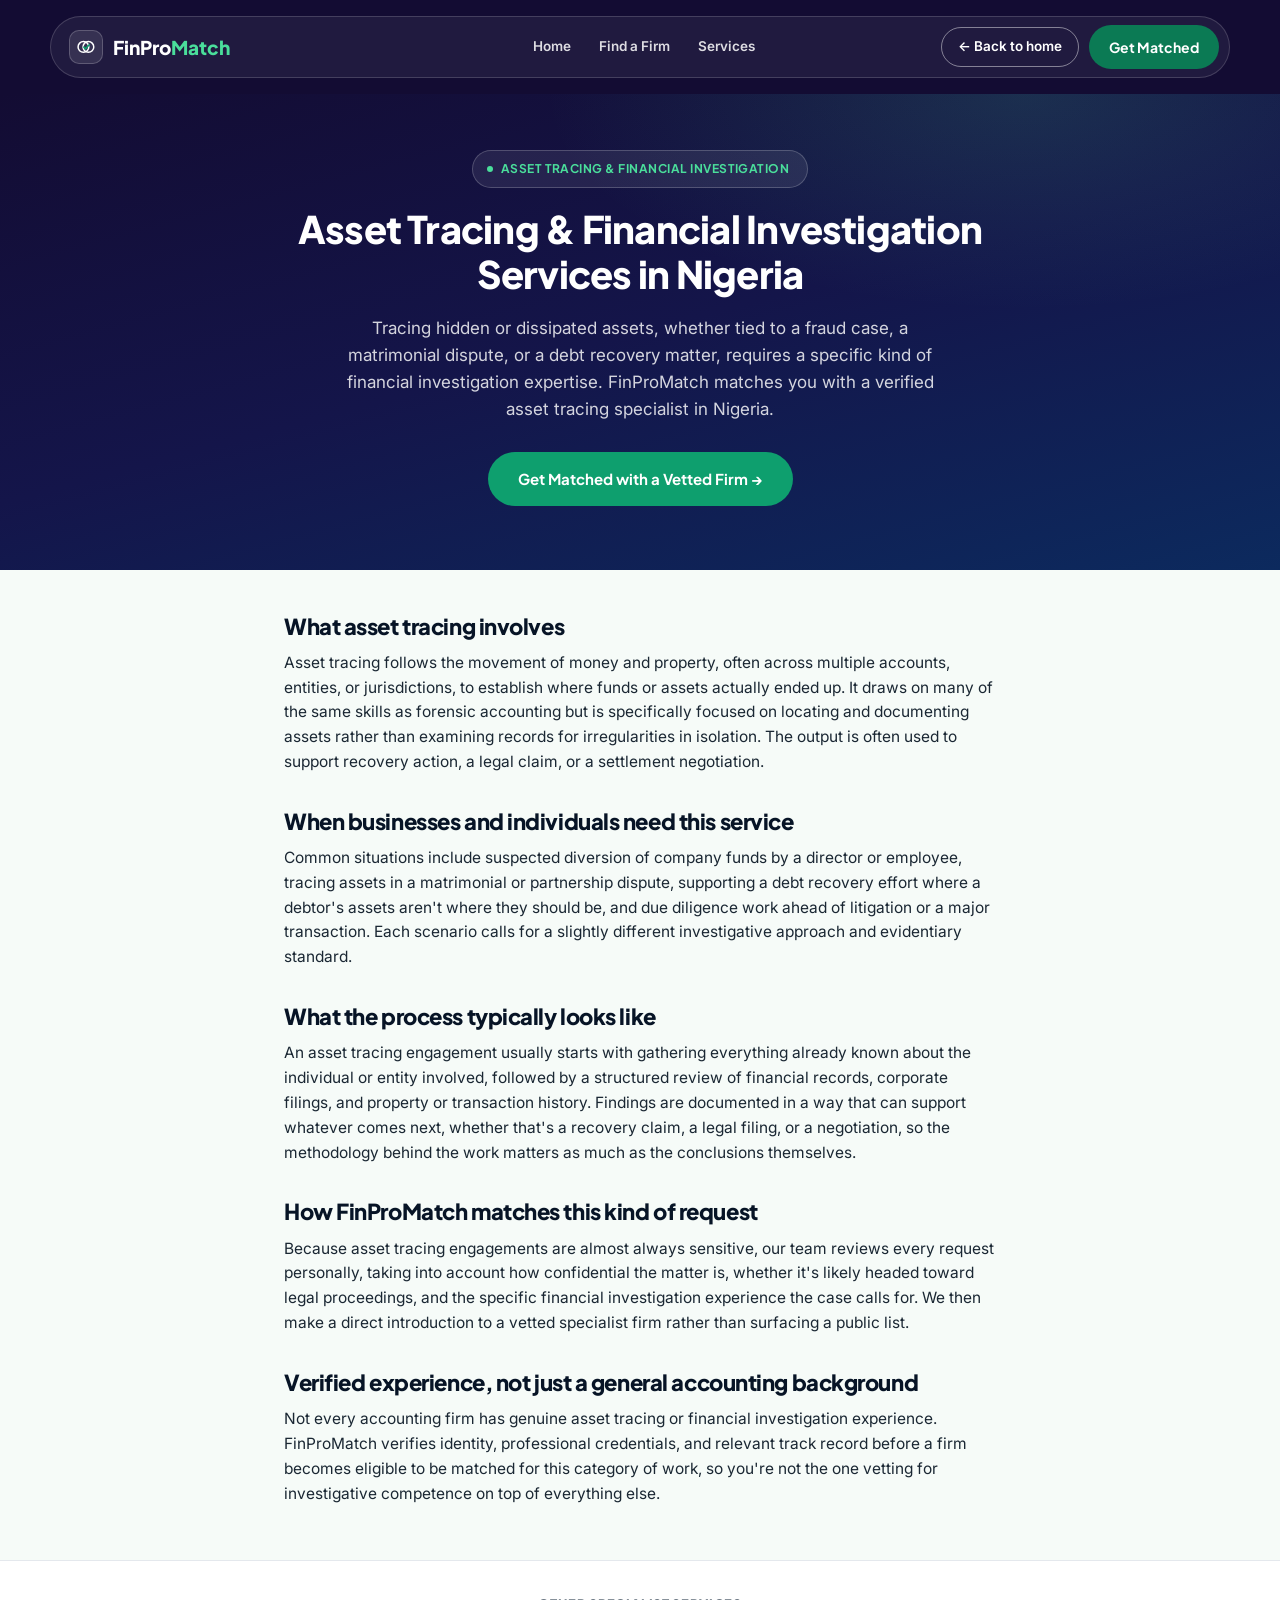
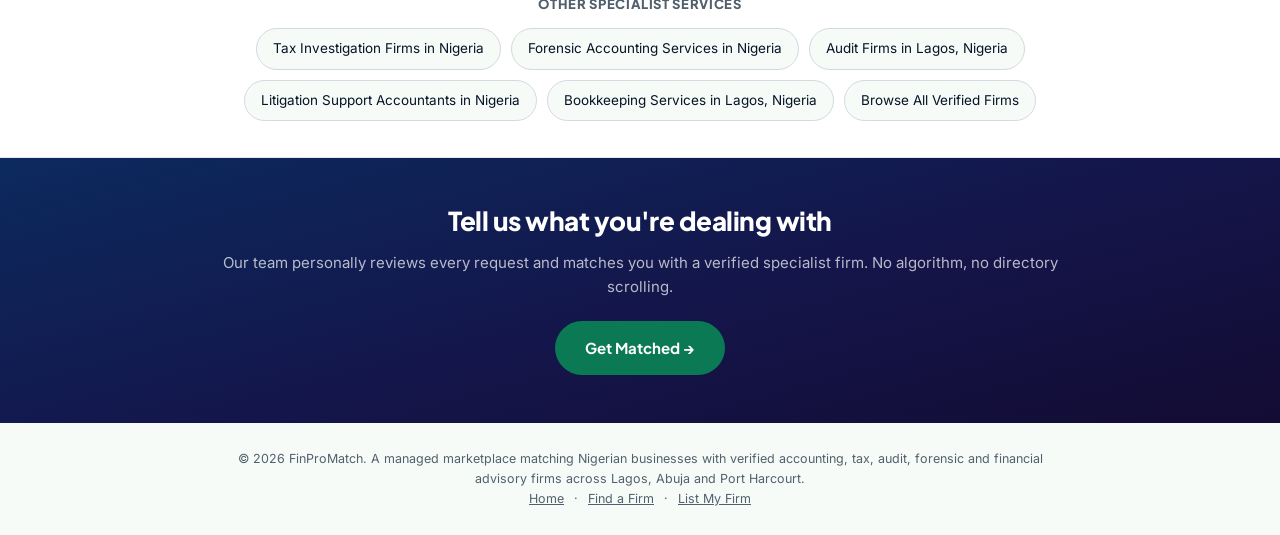
<file: asset-tracing-nigeria.html>
<!DOCTYPE html>
<html lang="en">
<head>
<meta charset="UTF-8">
<meta name="viewport" content="width=device-width, initial-scale=1.0">
<title>Asset Tracing Services in Nigeria | FinProMatch</title>
<meta name="description" content="Need asset tracing or financial investigation services in Nigeria? Get matched with a verified specialist firm experienced in tracing hidden or dissipated assets.">
<meta property="og:title" content="Asset Tracing Services in Nigeria | FinProMatch">
<meta property="og:description" content="Need asset tracing or financial investigation services in Nigeria? Get matched with a verified specialist firm experienced in tracing hidden or dissipated assets.">
<meta property="og:type" content="website">
<meta property="og:locale" content="en_NG">
<link rel="canonical" href="https://finpromatch.vercel.app/asset-tracing-nigeria">
<link rel="stylesheet" href="/landing.css">
<link href="https://fonts.googleapis.com/css2?family=Inter:wght@400;500;600;700&family=Plus+Jakarta+Sans:wght@700;800&display=swap" rel="stylesheet">
</head>
<body>

<nav class="lp-nav">
  <div class="container">
    <a href="/" class="lp-brand">
      <div class="lp-brand-mark"><svg viewBox="0 0 48 48" fill="none" xmlns="http://www.w3.org/2000/svg">
  <circle cx="18" cy="24" r="13" stroke="#fff" stroke-width="3.6"/>
  <circle cx="30" cy="24" r="13" stroke="#fff" stroke-width="3.6"/>
  <path d="M19 24.5l4 4.2 9-10" stroke="#0E9F6E" stroke-width="3.8" stroke-linecap="round" stroke-linejoin="round"/>
</svg></div>
      <div class="lp-brand-name">FinPro<span>Match</span></div>
    </a>
    <div class="lp-nav-links">
      <a href="/">Home</a>
      <a href="/#firms">Find a Firm</a>
      <a href="/#services">Services</a>
    </div>
    <div class="lp-nav-right">
      <a href="/" class="lp-nav-home">← <span class="lp-long">Back to home</span><span class="lp-short">Home</span></a>
      <a href="/#client" class="lp-nav-cta">Get Matched</a>
    </div>
  </div>
</nav>

<div class="lp-hero">
  <div class="container">
    <span class="lp-eyebrow">Asset Tracing & Financial Investigation</span>
    <h1>Asset Tracing & Financial Investigation Services in Nigeria</h1>
    <p class="lede">Tracing hidden or dissipated assets, whether tied to a fraud case, a matrimonial dispute, or a debt recovery matter, requires a specific kind of financial investigation expertise. FinProMatch matches you with a verified asset tracing specialist in Nigeria.</p>
    <div class="lp-hero-ctas">
      <a href="/#client" class="lp-btn">Get Matched with a Vetted Firm →</a>
    </div>
  </div>
</div>

<div class="lp-content">
<h2>What asset tracing involves</h2>
<p>Asset tracing follows the movement of money and property, often across multiple accounts, entities, or jurisdictions, to establish where funds or assets actually ended up. It draws on many of the same skills as forensic accounting but is specifically focused on locating and documenting assets rather than examining records for irregularities in isolation. The output is often used to support recovery action, a legal claim, or a settlement negotiation.</p>

<h2>When businesses and individuals need this service</h2>
<p>Common situations include suspected diversion of company funds by a director or employee, tracing assets in a matrimonial or partnership dispute, supporting a debt recovery effort where a debtor's assets aren't where they should be, and due diligence work ahead of litigation or a major transaction. Each scenario calls for a slightly different investigative approach and evidentiary standard.</p>

<h2>What the process typically looks like</h2>
<p>An asset tracing engagement usually starts with gathering everything already known about the individual or entity involved, followed by a structured review of financial records, corporate filings, and property or transaction history. Findings are documented in a way that can support whatever comes next, whether that's a recovery claim, a legal filing, or a negotiation, so the methodology behind the work matters as much as the conclusions themselves.</p>

<h2>How FinProMatch matches this kind of request</h2>
<p>Because asset tracing engagements are almost always sensitive, our team reviews every request personally, taking into account how confidential the matter is, whether it's likely headed toward legal proceedings, and the specific financial investigation experience the case calls for. We then make a direct introduction to a vetted specialist firm rather than surfacing a public list.</p>

<h2>Verified experience, not just a general accounting background</h2>
<p>Not every accounting firm has genuine asset tracing or financial investigation experience. FinProMatch verifies identity, professional credentials, and relevant track record before a firm becomes eligible to be matched for this category of work, so you're not the one vetting for investigative competence on top of everything else.</p>
</div>

<div class="lp-related">
  <div class="container">
    <h3>Other specialist services</h3>
    <div class="lp-related-grid">
      <a href="/tax-investigation-firms-nigeria">Tax Investigation Firms in Nigeria</a>
      <a href="/forensic-accounting-nigeria">Forensic Accounting Services in Nigeria</a>
      <a href="/audit-firms-lagos">Audit Firms in Lagos, Nigeria</a>
      <a href="/litigation-support-nigeria">Litigation Support Accountants in Nigeria</a>
      <a href="/bookkeeping-services-lagos">Bookkeeping Services in Lagos, Nigeria</a>
      <a href="/#firms">Browse All Verified Firms</a>
    </div>
  </div>
</div>

<div class="lp-cta-band">
  <div class="container">
    <h2>Tell us what you're dealing with</h2>
    <p>Our team personally reviews every request and matches you with a verified specialist firm. No algorithm, no directory scrolling.</p>
    <a href="/#client" class="lp-btn">Get Matched →</a>
  </div>
</div>

<footer class="lp-footer">
  <div class="container">
    <p>© 2026 FinProMatch. A managed marketplace matching Nigerian businesses with verified accounting, tax, audit, forensic and financial advisory firms across Lagos, Abuja and Port Harcourt.
    <br><a href="/">Home</a> · <a href="/#firms">Find a Firm</a> · <a href="/#list-firm">List My Firm</a></p>
  </div>
</footer>

<div class="lp-loader" id="lp-loader" aria-hidden="true"><div class="lp-loader-mark"><svg viewBox="0 0 48 48" fill="none"><circle cx="18" cy="24" r="13" stroke="#fff" stroke-width="3.6"/><circle cx="30" cy="24" r="13" stroke="#fff" stroke-width="3.6"/><path d="M19 24.5l4 4.2 9-10" stroke="#4ADE9B" stroke-width="3.8" stroke-linecap="round" stroke-linejoin="round"/></svg></div><div class="lp-loader-bar"></div></div>
<script>
(function(){var l=document.getElementById('lp-loader');
document.addEventListener('click',function(e){var a=e.target.closest&&e.target.closest('a[href]');
if(!a||e.defaultPrevented||e.metaKey||e.ctrlKey||e.shiftKey||a.target==='_blank')return;
var u=new URL(a.href,location.href);if(u.origin!==location.origin)return;
if(u.pathname===location.pathname&&u.hash)return;l.classList.add('show');});
window.addEventListener('pageshow',function(){l.classList.remove('show');});})();
</script>
</body>
</html>
</file>
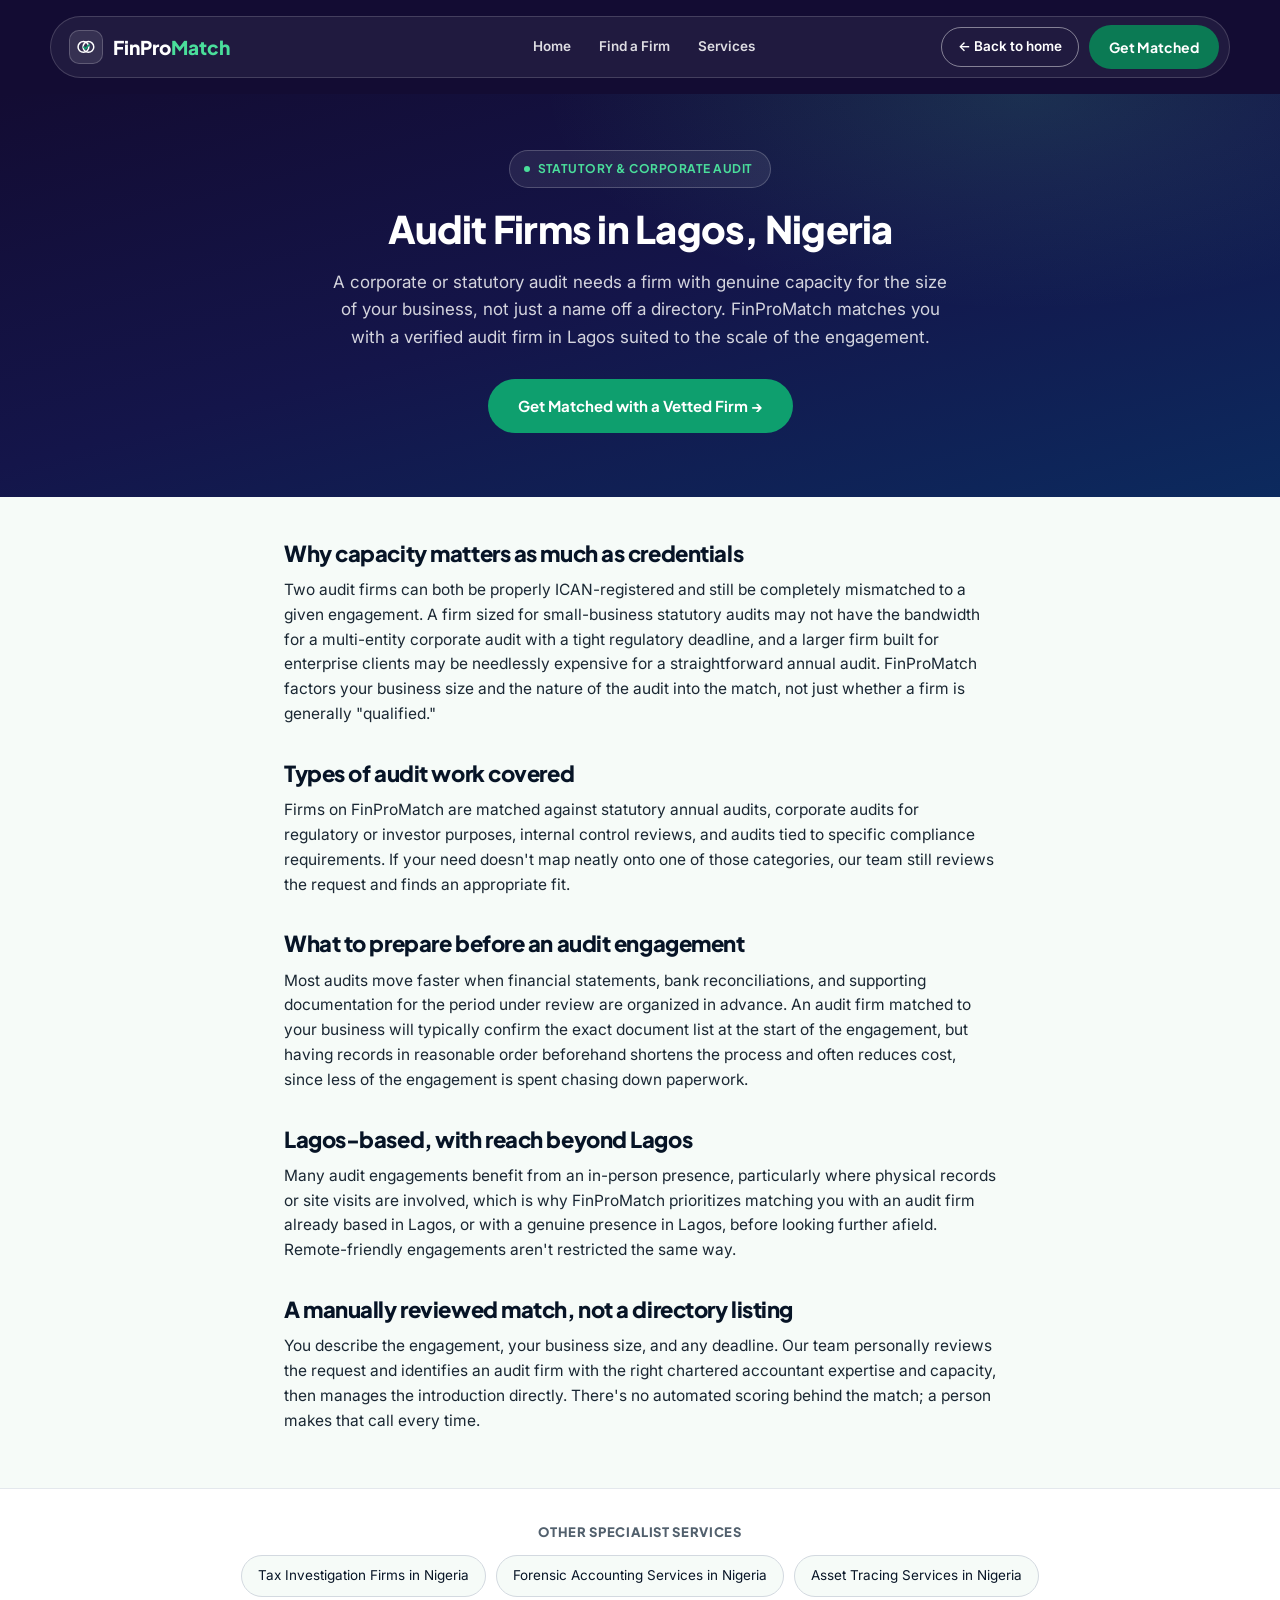
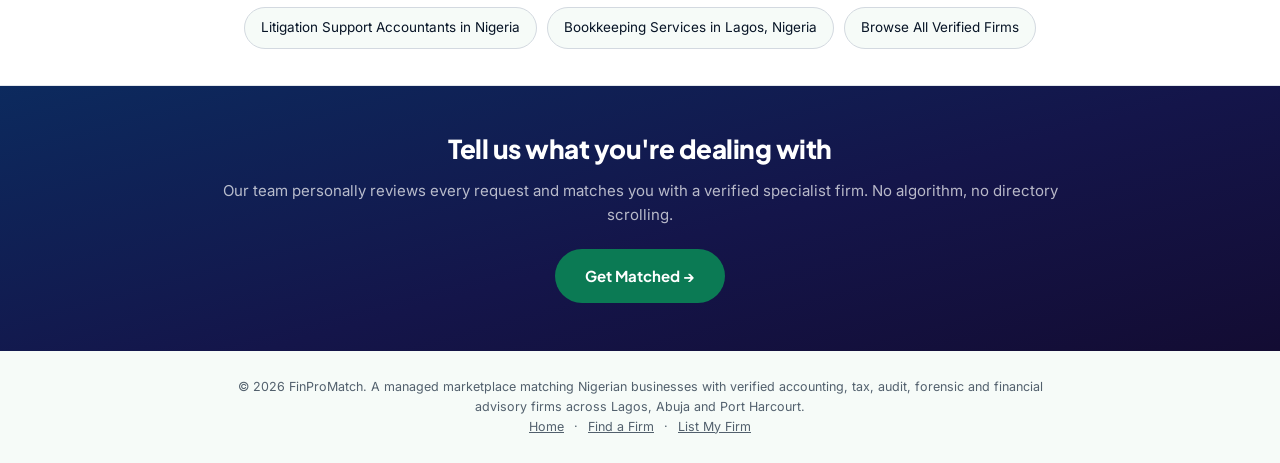
<file: audit-firms-lagos.html>
<!DOCTYPE html>
<html lang="en">
<head>
<meta charset="UTF-8">
<meta name="viewport" content="width=device-width, initial-scale=1.0">
<title>Audit Firms in Lagos, Nigeria | FinProMatch</title>
<meta name="description" content="Need an audit firm in Nigeria with statutory audit experience? Get matched with a verified audit firm in Lagos with the right capacity for your engagement.">
<meta property="og:title" content="Audit Firms in Lagos, Nigeria | FinProMatch">
<meta property="og:description" content="Need an audit firm in Nigeria with statutory audit experience? Get matched with a verified audit firm in Lagos with the right capacity for your engagement.">
<meta property="og:type" content="website">
<meta property="og:locale" content="en_NG">
<link rel="canonical" href="https://finpromatch.vercel.app/audit-firms-lagos">
<link rel="stylesheet" href="/landing.css">
<link href="https://fonts.googleapis.com/css2?family=Inter:wght@400;500;600;700&family=Plus+Jakarta+Sans:wght@700;800&display=swap" rel="stylesheet">
</head>
<body>

<nav class="lp-nav">
  <div class="container">
    <a href="/" class="lp-brand">
      <div class="lp-brand-mark"><svg viewBox="0 0 48 48" fill="none" xmlns="http://www.w3.org/2000/svg">
  <circle cx="18" cy="24" r="13" stroke="#fff" stroke-width="3.6"/>
  <circle cx="30" cy="24" r="13" stroke="#fff" stroke-width="3.6"/>
  <path d="M19 24.5l4 4.2 9-10" stroke="#0E9F6E" stroke-width="3.8" stroke-linecap="round" stroke-linejoin="round"/>
</svg></div>
      <div class="lp-brand-name">FinPro<span>Match</span></div>
    </a>
    <div class="lp-nav-links">
      <a href="/">Home</a>
      <a href="/#firms">Find a Firm</a>
      <a href="/#services">Services</a>
    </div>
    <div class="lp-nav-right">
      <a href="/" class="lp-nav-home">← <span class="lp-long">Back to home</span><span class="lp-short">Home</span></a>
      <a href="/#client" class="lp-nav-cta">Get Matched</a>
    </div>
  </div>
</nav>

<div class="lp-hero">
  <div class="container">
    <span class="lp-eyebrow">Statutory & Corporate Audit</span>
    <h1>Audit Firms in Lagos, Nigeria</h1>
    <p class="lede">A corporate or statutory audit needs a firm with genuine capacity for the size of your business, not just a name off a directory. FinProMatch matches you with a verified audit firm in Lagos suited to the scale of the engagement.</p>
    <div class="lp-hero-ctas">
      <a href="/#client" class="lp-btn">Get Matched with a Vetted Firm →</a>
    </div>
  </div>
</div>

<div class="lp-content">
<h2>Why capacity matters as much as credentials</h2>
<p>Two audit firms can both be properly ICAN-registered and still be completely mismatched to a given engagement. A firm sized for small-business statutory audits may not have the bandwidth for a multi-entity corporate audit with a tight regulatory deadline, and a larger firm built for enterprise clients may be needlessly expensive for a straightforward annual audit. FinProMatch factors your business size and the nature of the audit into the match, not just whether a firm is generally "qualified."</p>

<h2>Types of audit work covered</h2>
<p>Firms on FinProMatch are matched against statutory annual audits, corporate audits for regulatory or investor purposes, internal control reviews, and audits tied to specific compliance requirements. If your need doesn't map neatly onto one of those categories, our team still reviews the request and finds an appropriate fit.</p>

<h2>What to prepare before an audit engagement</h2>
<p>Most audits move faster when financial statements, bank reconciliations, and supporting documentation for the period under review are organized in advance. An audit firm matched to your business will typically confirm the exact document list at the start of the engagement, but having records in reasonable order beforehand shortens the process and often reduces cost, since less of the engagement is spent chasing down paperwork.</p>

<h2>Lagos-based, with reach beyond Lagos</h2>
<p>Many audit engagements benefit from an in-person presence, particularly where physical records or site visits are involved, which is why FinProMatch prioritizes matching you with an audit firm already based in Lagos, or with a genuine presence in Lagos, before looking further afield. Remote-friendly engagements aren't restricted the same way.</p>

<h2>A manually reviewed match, not a directory listing</h2>
<p>You describe the engagement, your business size, and any deadline. Our team personally reviews the request and identifies an audit firm with the right chartered accountant expertise and capacity, then manages the introduction directly. There's no automated scoring behind the match; a person makes that call every time.</p>
</div>

<div class="lp-related">
  <div class="container">
    <h3>Other specialist services</h3>
    <div class="lp-related-grid">
      <a href="/tax-investigation-firms-nigeria">Tax Investigation Firms in Nigeria</a>
      <a href="/forensic-accounting-nigeria">Forensic Accounting Services in Nigeria</a>
      <a href="/asset-tracing-nigeria">Asset Tracing Services in Nigeria</a>
      <a href="/litigation-support-nigeria">Litigation Support Accountants in Nigeria</a>
      <a href="/bookkeeping-services-lagos">Bookkeeping Services in Lagos, Nigeria</a>
      <a href="/#firms">Browse All Verified Firms</a>
    </div>
  </div>
</div>

<div class="lp-cta-band">
  <div class="container">
    <h2>Tell us what you're dealing with</h2>
    <p>Our team personally reviews every request and matches you with a verified specialist firm. No algorithm, no directory scrolling.</p>
    <a href="/#client" class="lp-btn">Get Matched →</a>
  </div>
</div>

<footer class="lp-footer">
  <div class="container">
    <p>© 2026 FinProMatch. A managed marketplace matching Nigerian businesses with verified accounting, tax, audit, forensic and financial advisory firms across Lagos, Abuja and Port Harcourt.
    <br><a href="/">Home</a> · <a href="/#firms">Find a Firm</a> · <a href="/#list-firm">List My Firm</a></p>
  </div>
</footer>

<div class="lp-loader" id="lp-loader" aria-hidden="true"><div class="lp-loader-mark"><svg viewBox="0 0 48 48" fill="none"><circle cx="18" cy="24" r="13" stroke="#fff" stroke-width="3.6"/><circle cx="30" cy="24" r="13" stroke="#fff" stroke-width="3.6"/><path d="M19 24.5l4 4.2 9-10" stroke="#4ADE9B" stroke-width="3.8" stroke-linecap="round" stroke-linejoin="round"/></svg></div><div class="lp-loader-bar"></div></div>
<script>
(function(){var l=document.getElementById('lp-loader');
document.addEventListener('click',function(e){var a=e.target.closest&&e.target.closest('a[href]');
if(!a||e.defaultPrevented||e.metaKey||e.ctrlKey||e.shiftKey||a.target==='_blank')return;
var u=new URL(a.href,location.href);if(u.origin!==location.origin)return;
if(u.pathname===location.pathname&&u.hash)return;l.classList.add('show');});
window.addEventListener('pageshow',function(){l.classList.remove('show');});})();
</script>
</body>
</html>
</file>
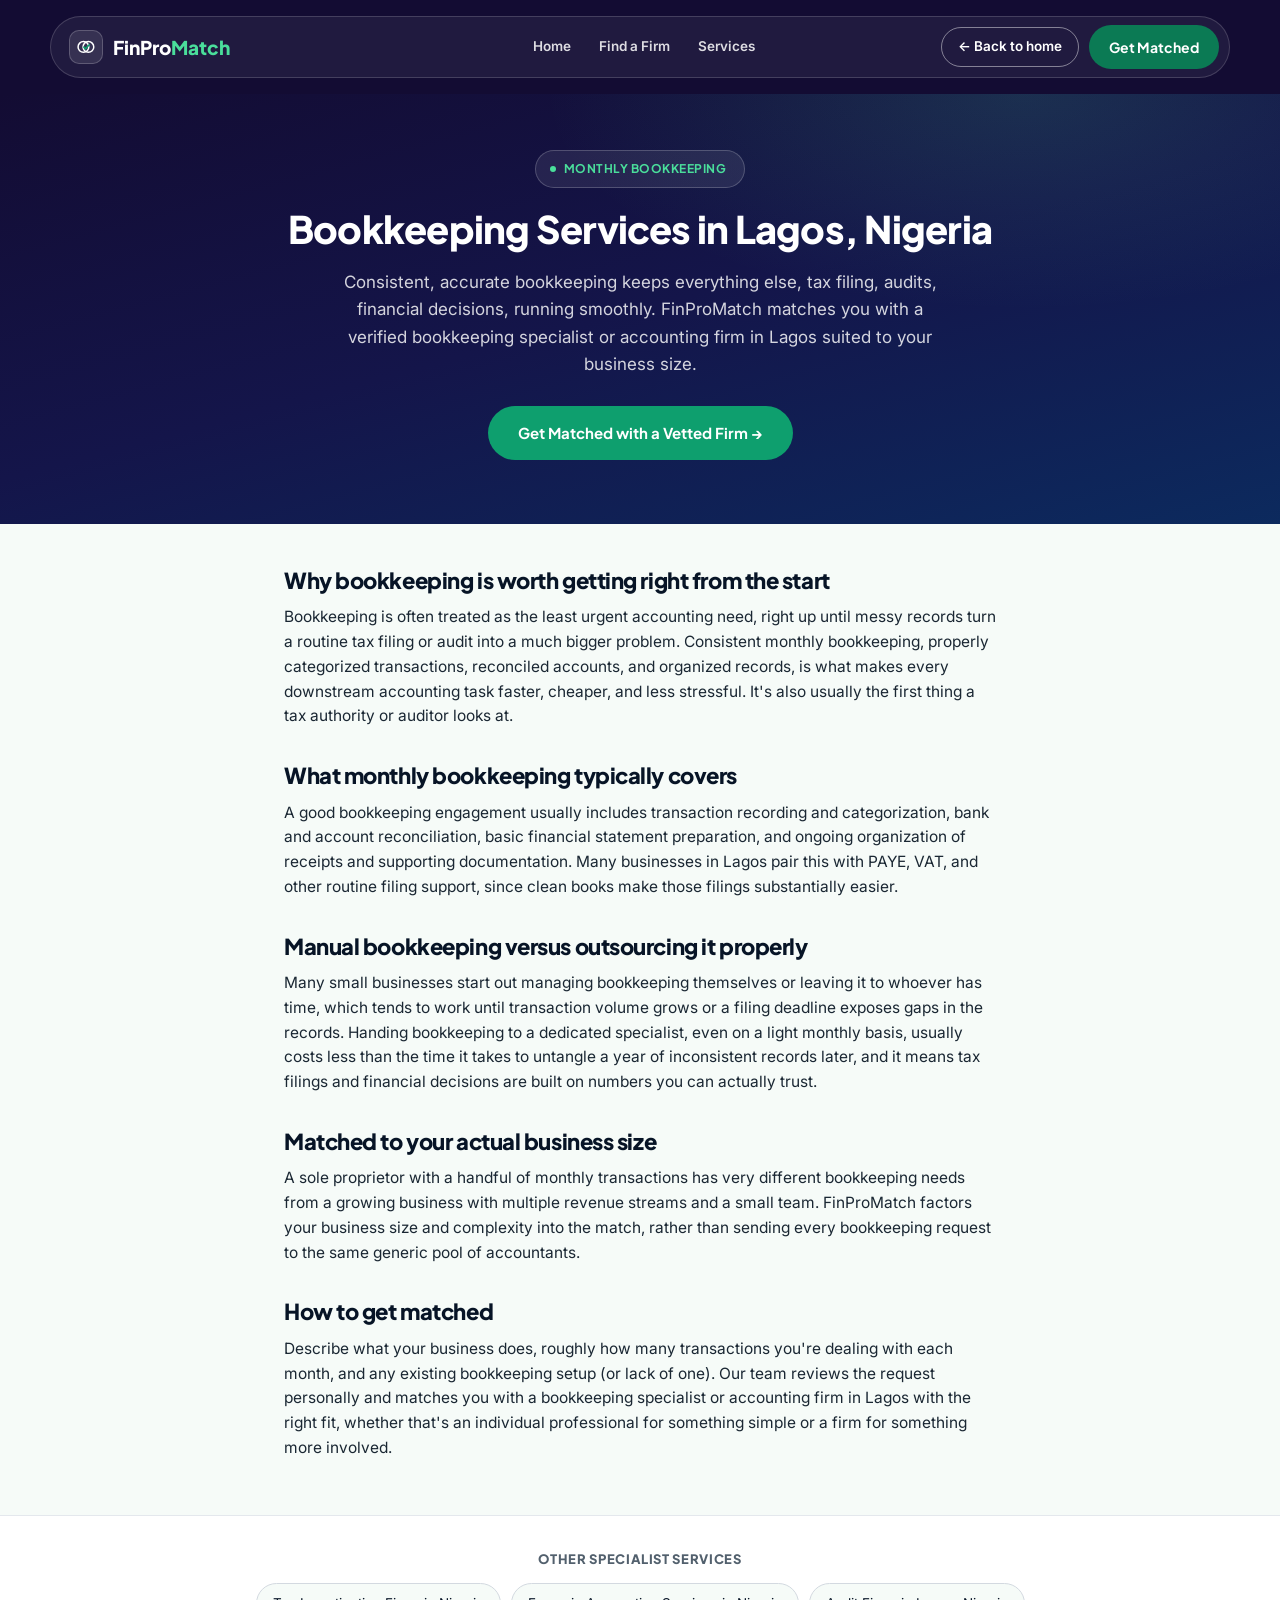
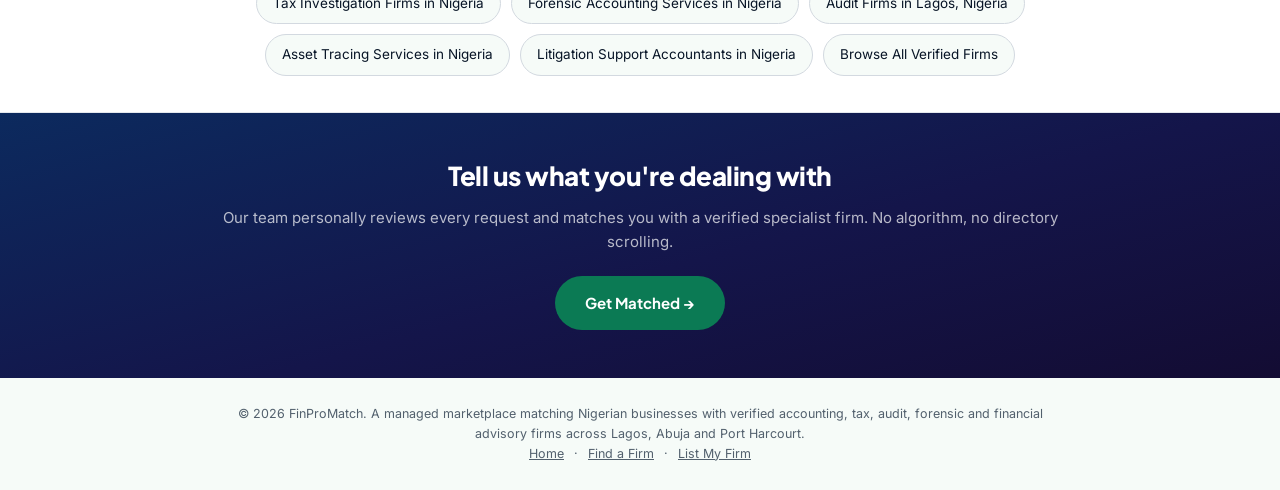
<file: bookkeeping-services-lagos.html>
<!DOCTYPE html>
<html lang="en">
<head>
<meta charset="UTF-8">
<meta name="viewport" content="width=device-width, initial-scale=1.0">
<title>Bookkeeping Services in Lagos, Nigeria | FinProMatch</title>
<meta name="description" content="Need monthly bookkeeping services in Lagos, Nigeria? Get matched with a verified bookkeeping specialist or accounting firm through FinProMatch.">
<meta property="og:title" content="Bookkeeping Services in Lagos, Nigeria | FinProMatch">
<meta property="og:description" content="Need monthly bookkeeping services in Lagos, Nigeria? Get matched with a verified bookkeeping specialist or accounting firm through FinProMatch.">
<meta property="og:type" content="website">
<meta property="og:locale" content="en_NG">
<link rel="canonical" href="https://finpromatch.vercel.app/bookkeeping-services-lagos">
<link rel="stylesheet" href="/landing.css">
<link href="https://fonts.googleapis.com/css2?family=Inter:wght@400;500;600;700&family=Plus+Jakarta+Sans:wght@700;800&display=swap" rel="stylesheet">
</head>
<body>

<nav class="lp-nav">
  <div class="container">
    <a href="/" class="lp-brand">
      <div class="lp-brand-mark"><svg viewBox="0 0 48 48" fill="none" xmlns="http://www.w3.org/2000/svg">
  <circle cx="18" cy="24" r="13" stroke="#fff" stroke-width="3.6"/>
  <circle cx="30" cy="24" r="13" stroke="#fff" stroke-width="3.6"/>
  <path d="M19 24.5l4 4.2 9-10" stroke="#0E9F6E" stroke-width="3.8" stroke-linecap="round" stroke-linejoin="round"/>
</svg></div>
      <div class="lp-brand-name">FinPro<span>Match</span></div>
    </a>
    <div class="lp-nav-links">
      <a href="/">Home</a>
      <a href="/#firms">Find a Firm</a>
      <a href="/#services">Services</a>
    </div>
    <div class="lp-nav-right">
      <a href="/" class="lp-nav-home">← <span class="lp-long">Back to home</span><span class="lp-short">Home</span></a>
      <a href="/#client" class="lp-nav-cta">Get Matched</a>
    </div>
  </div>
</nav>

<div class="lp-hero">
  <div class="container">
    <span class="lp-eyebrow">Monthly Bookkeeping</span>
    <h1>Bookkeeping Services in Lagos, Nigeria</h1>
    <p class="lede">Consistent, accurate bookkeeping keeps everything else, tax filing, audits, financial decisions, running smoothly. FinProMatch matches you with a verified bookkeeping specialist or accounting firm in Lagos suited to your business size.</p>
    <div class="lp-hero-ctas">
      <a href="/#client" class="lp-btn">Get Matched with a Vetted Firm →</a>
    </div>
  </div>
</div>

<div class="lp-content">
<h2>Why bookkeeping is worth getting right from the start</h2>
<p>Bookkeeping is often treated as the least urgent accounting need, right up until messy records turn a routine tax filing or audit into a much bigger problem. Consistent monthly bookkeeping, properly categorized transactions, reconciled accounts, and organized records, is what makes every downstream accounting task faster, cheaper, and less stressful. It's also usually the first thing a tax authority or auditor looks at.</p>

<h2>What monthly bookkeeping typically covers</h2>
<p>A good bookkeeping engagement usually includes transaction recording and categorization, bank and account reconciliation, basic financial statement preparation, and ongoing organization of receipts and supporting documentation. Many businesses in Lagos pair this with PAYE, VAT, and other routine filing support, since clean books make those filings substantially easier.</p>

<h2>Manual bookkeeping versus outsourcing it properly</h2>
<p>Many small businesses start out managing bookkeeping themselves or leaving it to whoever has time, which tends to work until transaction volume grows or a filing deadline exposes gaps in the records. Handing bookkeeping to a dedicated specialist, even on a light monthly basis, usually costs less than the time it takes to untangle a year of inconsistent records later, and it means tax filings and financial decisions are built on numbers you can actually trust.</p>

<h2>Matched to your actual business size</h2>
<p>A sole proprietor with a handful of monthly transactions has very different bookkeeping needs from a growing business with multiple revenue streams and a small team. FinProMatch factors your business size and complexity into the match, rather than sending every bookkeeping request to the same generic pool of accountants.</p>

<h2>How to get matched</h2>
<p>Describe what your business does, roughly how many transactions you're dealing with each month, and any existing bookkeeping setup (or lack of one). Our team reviews the request personally and matches you with a bookkeeping specialist or accounting firm in Lagos with the right fit, whether that's an individual professional for something simple or a firm for something more involved.</p>
</div>

<div class="lp-related">
  <div class="container">
    <h3>Other specialist services</h3>
    <div class="lp-related-grid">
      <a href="/tax-investigation-firms-nigeria">Tax Investigation Firms in Nigeria</a>
      <a href="/forensic-accounting-nigeria">Forensic Accounting Services in Nigeria</a>
      <a href="/audit-firms-lagos">Audit Firms in Lagos, Nigeria</a>
      <a href="/asset-tracing-nigeria">Asset Tracing Services in Nigeria</a>
      <a href="/litigation-support-nigeria">Litigation Support Accountants in Nigeria</a>
      <a href="/#firms">Browse All Verified Firms</a>
    </div>
  </div>
</div>

<div class="lp-cta-band">
  <div class="container">
    <h2>Tell us what you're dealing with</h2>
    <p>Our team personally reviews every request and matches you with a verified specialist firm. No algorithm, no directory scrolling.</p>
    <a href="/#client" class="lp-btn">Get Matched →</a>
  </div>
</div>

<footer class="lp-footer">
  <div class="container">
    <p>© 2026 FinProMatch. A managed marketplace matching Nigerian businesses with verified accounting, tax, audit, forensic and financial advisory firms across Lagos, Abuja and Port Harcourt.
    <br><a href="/">Home</a> · <a href="/#firms">Find a Firm</a> · <a href="/#list-firm">List My Firm</a></p>
  </div>
</footer>

<div class="lp-loader" id="lp-loader" aria-hidden="true"><div class="lp-loader-mark"><svg viewBox="0 0 48 48" fill="none"><circle cx="18" cy="24" r="13" stroke="#fff" stroke-width="3.6"/><circle cx="30" cy="24" r="13" stroke="#fff" stroke-width="3.6"/><path d="M19 24.5l4 4.2 9-10" stroke="#4ADE9B" stroke-width="3.8" stroke-linecap="round" stroke-linejoin="round"/></svg></div><div class="lp-loader-bar"></div></div>
<script>
(function(){var l=document.getElementById('lp-loader');
document.addEventListener('click',function(e){var a=e.target.closest&&e.target.closest('a[href]');
if(!a||e.defaultPrevented||e.metaKey||e.ctrlKey||e.shiftKey||a.target==='_blank')return;
var u=new URL(a.href,location.href);if(u.origin!==location.origin)return;
if(u.pathname===location.pathname&&u.hash)return;l.classList.add('show');});
window.addEventListener('pageshow',function(){l.classList.remove('show');});})();
</script>
</body>
</html>
</file>
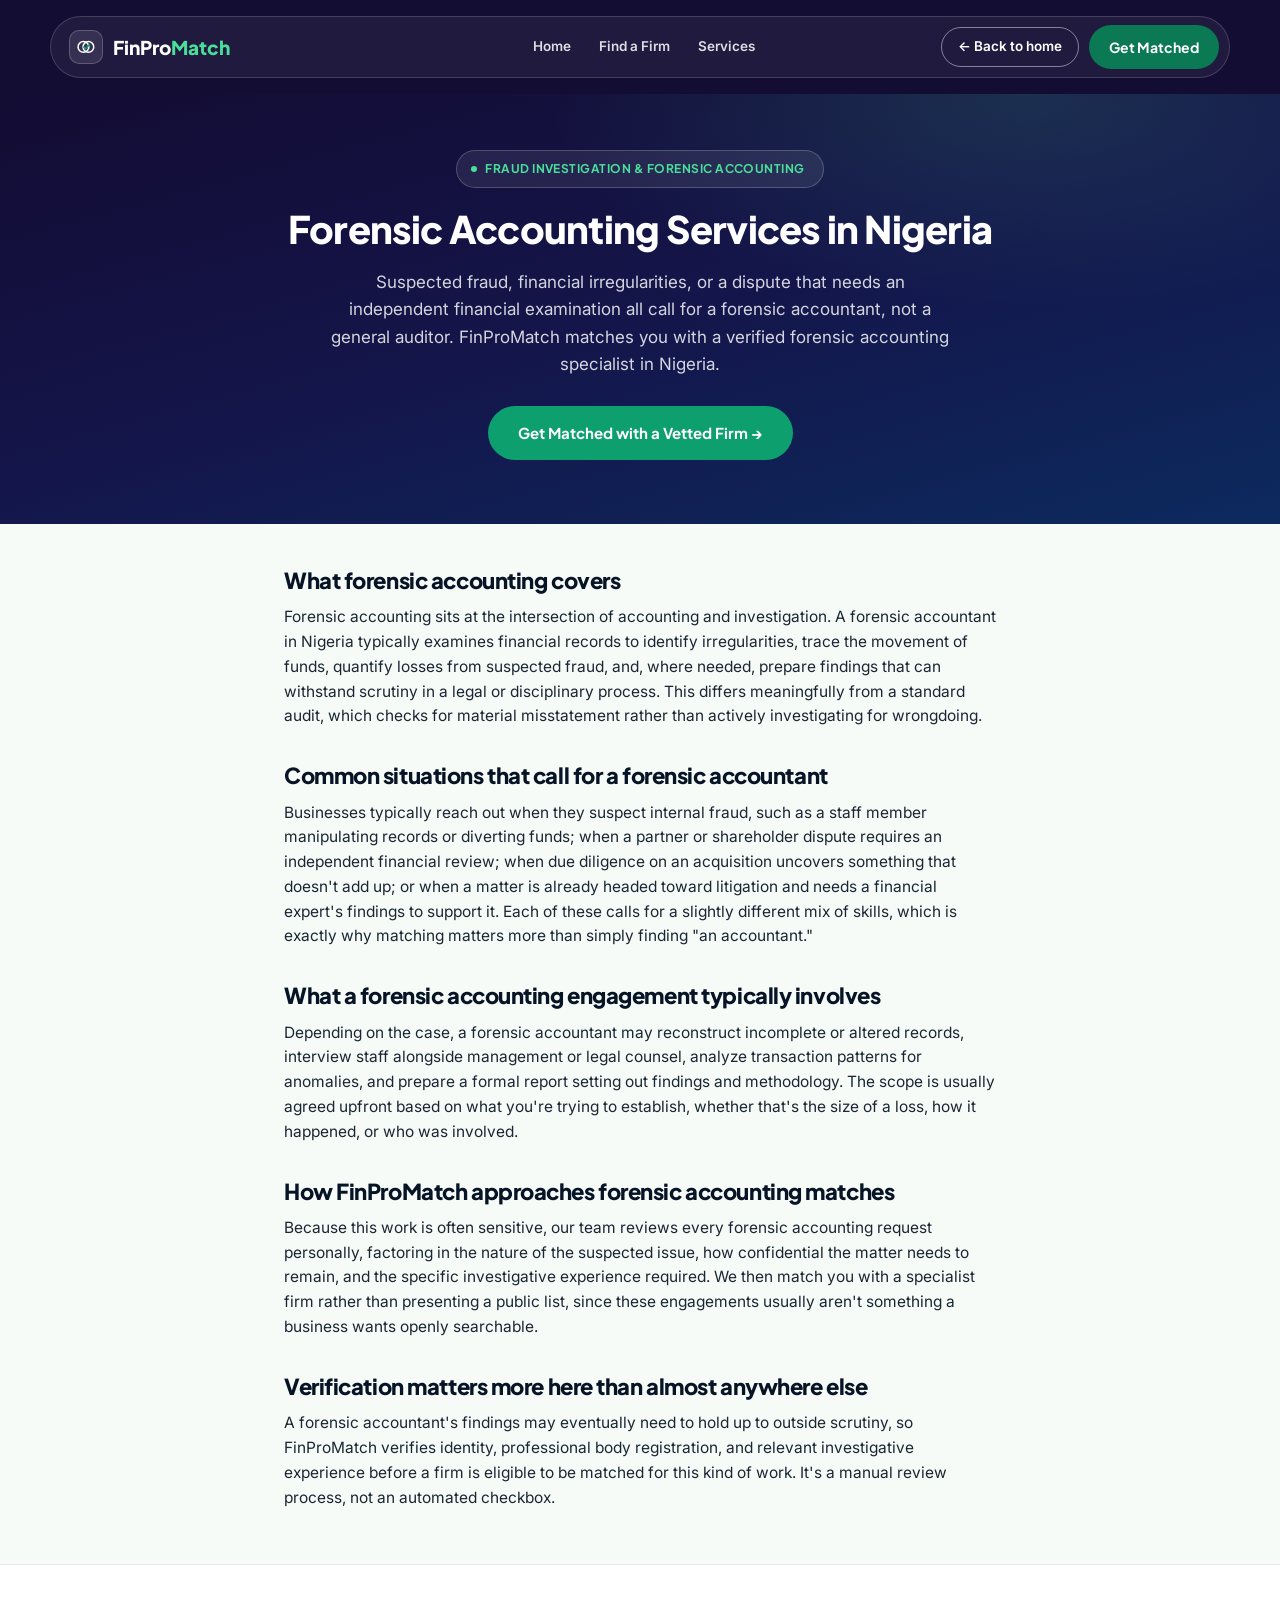
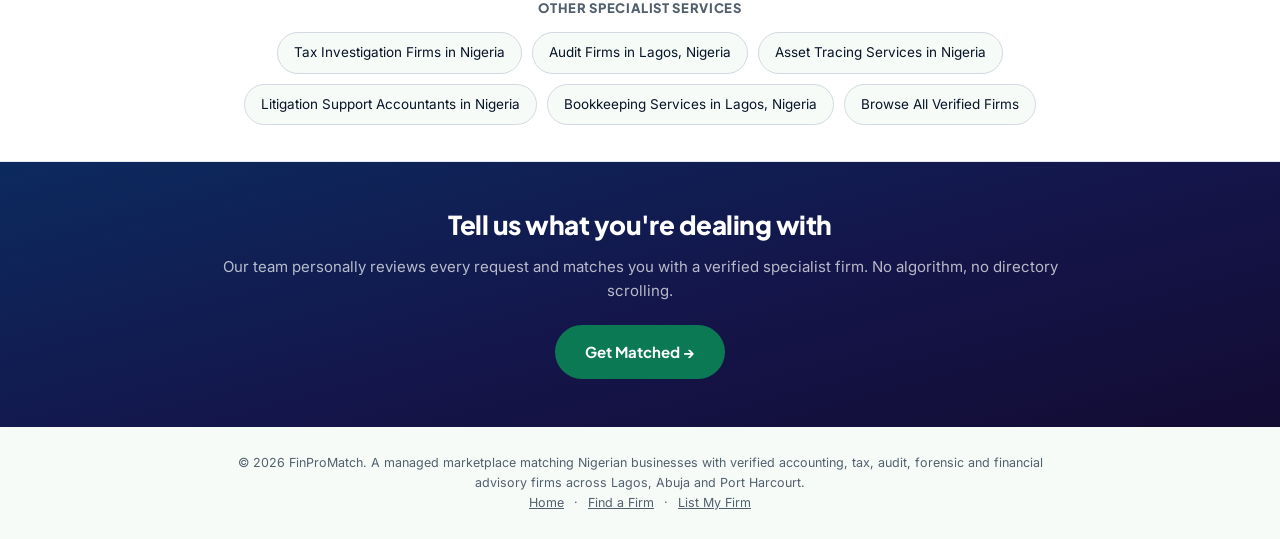
<file: forensic-accounting-nigeria.html>
<!DOCTYPE html>
<html lang="en">
<head>
<meta charset="UTF-8">
<meta name="viewport" content="width=device-width, initial-scale=1.0">
<title>Forensic Accounting Services in Nigeria | FinProMatch</title>
<meta name="description" content="Need a forensic accountant to investigate fraud in Nigeria? Get matched with a verified forensic accounting specialist. Personally reviewed by FinProMatch's team.">
<meta property="og:title" content="Forensic Accounting Services in Nigeria | FinProMatch">
<meta property="og:description" content="Need a forensic accountant to investigate fraud in Nigeria? Get matched with a verified forensic accounting specialist. Personally reviewed by FinProMatch's team.">
<meta property="og:type" content="website">
<meta property="og:locale" content="en_NG">
<link rel="canonical" href="https://finpromatch.vercel.app/forensic-accounting-nigeria">
<link rel="stylesheet" href="/landing.css">
<link href="https://fonts.googleapis.com/css2?family=Inter:wght@400;500;600;700&family=Plus+Jakarta+Sans:wght@700;800&display=swap" rel="stylesheet">
</head>
<body>

<nav class="lp-nav">
  <div class="container">
    <a href="/" class="lp-brand">
      <div class="lp-brand-mark"><svg viewBox="0 0 48 48" fill="none" xmlns="http://www.w3.org/2000/svg">
  <circle cx="18" cy="24" r="13" stroke="#fff" stroke-width="3.6"/>
  <circle cx="30" cy="24" r="13" stroke="#fff" stroke-width="3.6"/>
  <path d="M19 24.5l4 4.2 9-10" stroke="#0E9F6E" stroke-width="3.8" stroke-linecap="round" stroke-linejoin="round"/>
</svg></div>
      <div class="lp-brand-name">FinPro<span>Match</span></div>
    </a>
    <div class="lp-nav-links">
      <a href="/">Home</a>
      <a href="/#firms">Find a Firm</a>
      <a href="/#services">Services</a>
    </div>
    <div class="lp-nav-right">
      <a href="/" class="lp-nav-home">← <span class="lp-long">Back to home</span><span class="lp-short">Home</span></a>
      <a href="/#client" class="lp-nav-cta">Get Matched</a>
    </div>
  </div>
</nav>

<div class="lp-hero">
  <div class="container">
    <span class="lp-eyebrow">Fraud Investigation & Forensic Accounting</span>
    <h1>Forensic Accounting Services in Nigeria</h1>
    <p class="lede">Suspected fraud, financial irregularities, or a dispute that needs an independent financial examination all call for a forensic accountant, not a general auditor. FinProMatch matches you with a verified forensic accounting specialist in Nigeria.</p>
    <div class="lp-hero-ctas">
      <a href="/#client" class="lp-btn">Get Matched with a Vetted Firm →</a>
    </div>
  </div>
</div>

<div class="lp-content">
<h2>What forensic accounting covers</h2>
<p>Forensic accounting sits at the intersection of accounting and investigation. A forensic accountant in Nigeria typically examines financial records to identify irregularities, trace the movement of funds, quantify losses from suspected fraud, and, where needed, prepare findings that can withstand scrutiny in a legal or disciplinary process. This differs meaningfully from a standard audit, which checks for material misstatement rather than actively investigating for wrongdoing.</p>

<h2>Common situations that call for a forensic accountant</h2>
<p>Businesses typically reach out when they suspect internal fraud, such as a staff member manipulating records or diverting funds; when a partner or shareholder dispute requires an independent financial review; when due diligence on an acquisition uncovers something that doesn't add up; or when a matter is already headed toward litigation and needs a financial expert's findings to support it. Each of these calls for a slightly different mix of skills, which is exactly why matching matters more than simply finding "an accountant."</p>

<h2>What a forensic accounting engagement typically involves</h2>
<p>Depending on the case, a forensic accountant may reconstruct incomplete or altered records, interview staff alongside management or legal counsel, analyze transaction patterns for anomalies, and prepare a formal report setting out findings and methodology. The scope is usually agreed upfront based on what you're trying to establish, whether that's the size of a loss, how it happened, or who was involved.</p>

<h2>How FinProMatch approaches forensic accounting matches</h2>
<p>Because this work is often sensitive, our team reviews every forensic accounting request personally, factoring in the nature of the suspected issue, how confidential the matter needs to remain, and the specific investigative experience required. We then match you with a specialist firm rather than presenting a public list, since these engagements usually aren't something a business wants openly searchable.</p>

<h2>Verification matters more here than almost anywhere else</h2>
<p>A forensic accountant's findings may eventually need to hold up to outside scrutiny, so FinProMatch verifies identity, professional body registration, and relevant investigative experience before a firm is eligible to be matched for this kind of work. It's a manual review process, not an automated checkbox.</p>
</div>

<div class="lp-related">
  <div class="container">
    <h3>Other specialist services</h3>
    <div class="lp-related-grid">
      <a href="/tax-investigation-firms-nigeria">Tax Investigation Firms in Nigeria</a>
      <a href="/audit-firms-lagos">Audit Firms in Lagos, Nigeria</a>
      <a href="/asset-tracing-nigeria">Asset Tracing Services in Nigeria</a>
      <a href="/litigation-support-nigeria">Litigation Support Accountants in Nigeria</a>
      <a href="/bookkeeping-services-lagos">Bookkeeping Services in Lagos, Nigeria</a>
      <a href="/#firms">Browse All Verified Firms</a>
    </div>
  </div>
</div>

<div class="lp-cta-band">
  <div class="container">
    <h2>Tell us what you're dealing with</h2>
    <p>Our team personally reviews every request and matches you with a verified specialist firm. No algorithm, no directory scrolling.</p>
    <a href="/#client" class="lp-btn">Get Matched →</a>
  </div>
</div>

<footer class="lp-footer">
  <div class="container">
    <p>© 2026 FinProMatch. A managed marketplace matching Nigerian businesses with verified accounting, tax, audit, forensic and financial advisory firms across Lagos, Abuja and Port Harcourt.
    <br><a href="/">Home</a> · <a href="/#firms">Find a Firm</a> · <a href="/#list-firm">List My Firm</a></p>
  </div>
</footer>

<div class="lp-loader" id="lp-loader" aria-hidden="true"><div class="lp-loader-mark"><svg viewBox="0 0 48 48" fill="none"><circle cx="18" cy="24" r="13" stroke="#fff" stroke-width="3.6"/><circle cx="30" cy="24" r="13" stroke="#fff" stroke-width="3.6"/><path d="M19 24.5l4 4.2 9-10" stroke="#4ADE9B" stroke-width="3.8" stroke-linecap="round" stroke-linejoin="round"/></svg></div><div class="lp-loader-bar"></div></div>
<script>
(function(){var l=document.getElementById('lp-loader');
document.addEventListener('click',function(e){var a=e.target.closest&&e.target.closest('a[href]');
if(!a||e.defaultPrevented||e.metaKey||e.ctrlKey||e.shiftKey||a.target==='_blank')return;
var u=new URL(a.href,location.href);if(u.origin!==location.origin)return;
if(u.pathname===location.pathname&&u.hash)return;l.classList.add('show');});
window.addEventListener('pageshow',function(){l.classList.remove('show');});})();
</script>
</body>
</html>
</file>
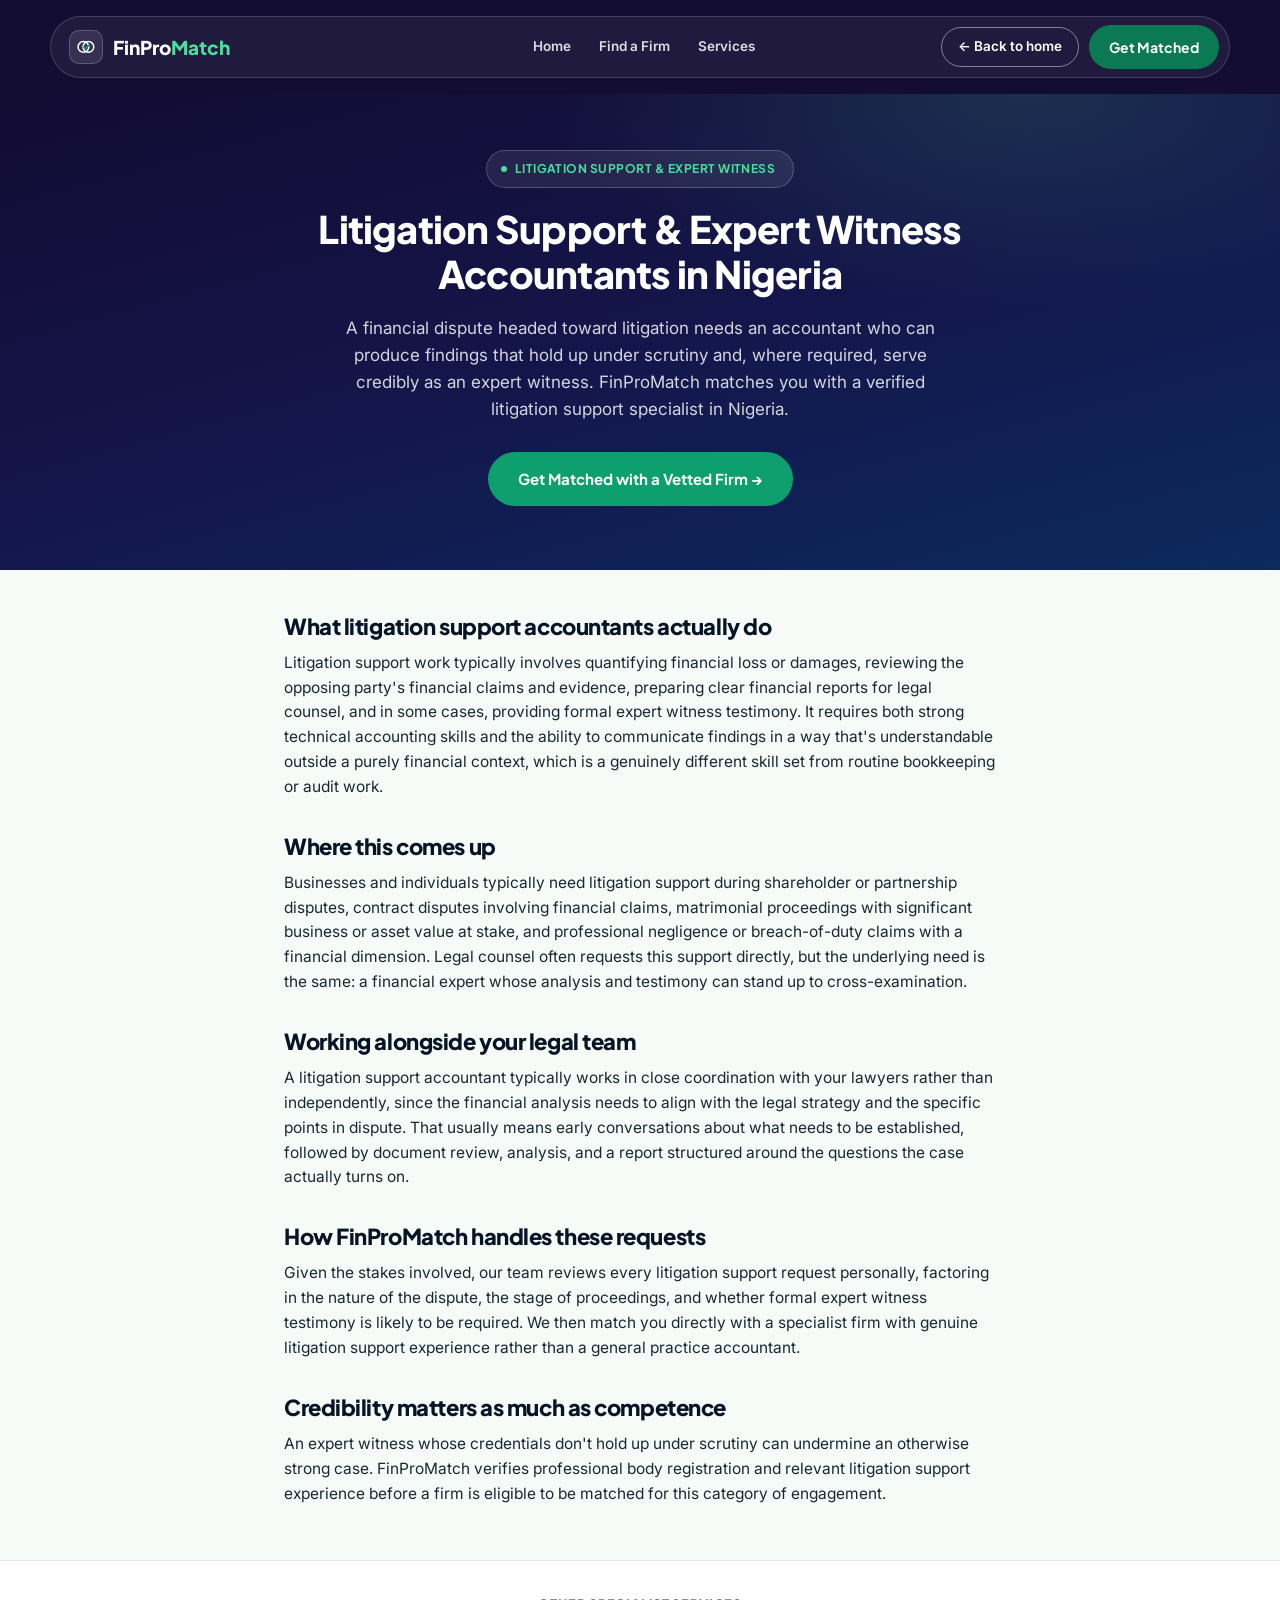
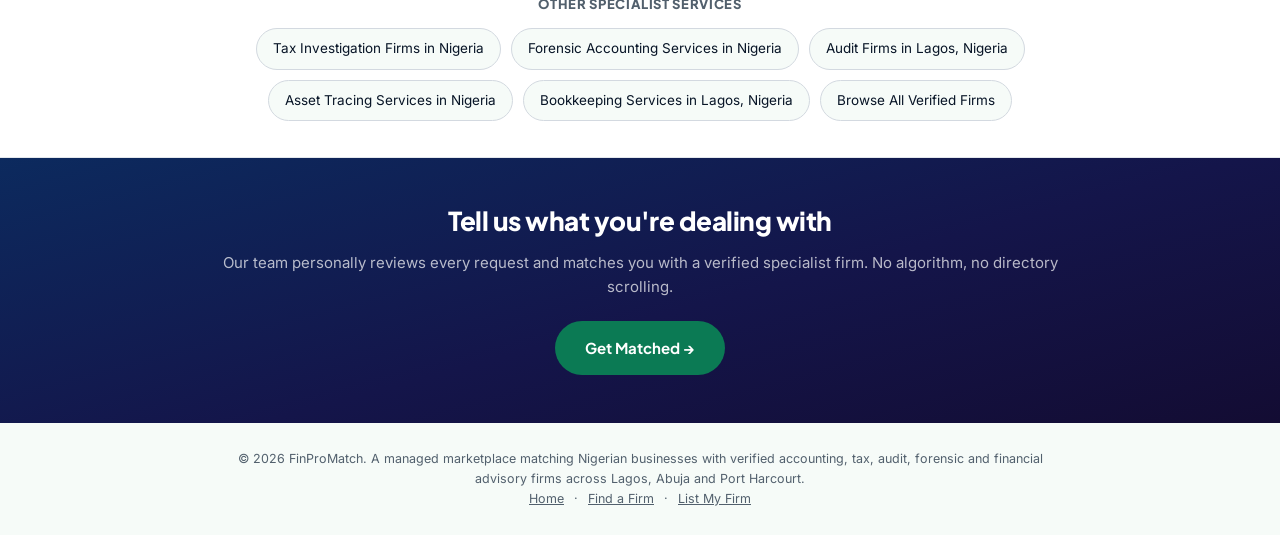
<file: litigation-support-nigeria.html>
<!DOCTYPE html>
<html lang="en">
<head>
<meta charset="UTF-8">
<meta name="viewport" content="width=device-width, initial-scale=1.0">
<title>Litigation Support Accountants in Nigeria | FinProMatch</title>
<meta name="description" content="Need litigation support or an expert witness for a financial dispute in Nigeria? Get matched with a verified litigation support accountant through FinProMatch.">
<meta property="og:title" content="Litigation Support Accountants in Nigeria | FinProMatch">
<meta property="og:description" content="Need litigation support or an expert witness for a financial dispute in Nigeria? Get matched with a verified litigation support accountant through FinProMatch.">
<meta property="og:type" content="website">
<meta property="og:locale" content="en_NG">
<link rel="canonical" href="https://finpromatch.vercel.app/litigation-support-nigeria">
<link rel="stylesheet" href="/landing.css">
<link href="https://fonts.googleapis.com/css2?family=Inter:wght@400;500;600;700&family=Plus+Jakarta+Sans:wght@700;800&display=swap" rel="stylesheet">
</head>
<body>

<nav class="lp-nav">
  <div class="container">
    <a href="/" class="lp-brand">
      <div class="lp-brand-mark"><svg viewBox="0 0 48 48" fill="none" xmlns="http://www.w3.org/2000/svg">
  <circle cx="18" cy="24" r="13" stroke="#fff" stroke-width="3.6"/>
  <circle cx="30" cy="24" r="13" stroke="#fff" stroke-width="3.6"/>
  <path d="M19 24.5l4 4.2 9-10" stroke="#0E9F6E" stroke-width="3.8" stroke-linecap="round" stroke-linejoin="round"/>
</svg></div>
      <div class="lp-brand-name">FinPro<span>Match</span></div>
    </a>
    <div class="lp-nav-links">
      <a href="/">Home</a>
      <a href="/#firms">Find a Firm</a>
      <a href="/#services">Services</a>
    </div>
    <div class="lp-nav-right">
      <a href="/" class="lp-nav-home">← <span class="lp-long">Back to home</span><span class="lp-short">Home</span></a>
      <a href="/#client" class="lp-nav-cta">Get Matched</a>
    </div>
  </div>
</nav>

<div class="lp-hero">
  <div class="container">
    <span class="lp-eyebrow">Litigation Support & Expert Witness</span>
    <h1>Litigation Support & Expert Witness Accountants in Nigeria</h1>
    <p class="lede">A financial dispute headed toward litigation needs an accountant who can produce findings that hold up under scrutiny and, where required, serve credibly as an expert witness. FinProMatch matches you with a verified litigation support specialist in Nigeria.</p>
    <div class="lp-hero-ctas">
      <a href="/#client" class="lp-btn">Get Matched with a Vetted Firm →</a>
    </div>
  </div>
</div>

<div class="lp-content">
<h2>What litigation support accountants actually do</h2>
<p>Litigation support work typically involves quantifying financial loss or damages, reviewing the opposing party's financial claims and evidence, preparing clear financial reports for legal counsel, and in some cases, providing formal expert witness testimony. It requires both strong technical accounting skills and the ability to communicate findings in a way that's understandable outside a purely financial context, which is a genuinely different skill set from routine bookkeeping or audit work.</p>

<h2>Where this comes up</h2>
<p>Businesses and individuals typically need litigation support during shareholder or partnership disputes, contract disputes involving financial claims, matrimonial proceedings with significant business or asset value at stake, and professional negligence or breach-of-duty claims with a financial dimension. Legal counsel often requests this support directly, but the underlying need is the same: a financial expert whose analysis and testimony can stand up to cross-examination.</p>

<h2>Working alongside your legal team</h2>
<p>A litigation support accountant typically works in close coordination with your lawyers rather than independently, since the financial analysis needs to align with the legal strategy and the specific points in dispute. That usually means early conversations about what needs to be established, followed by document review, analysis, and a report structured around the questions the case actually turns on.</p>

<h2>How FinProMatch handles these requests</h2>
<p>Given the stakes involved, our team reviews every litigation support request personally, factoring in the nature of the dispute, the stage of proceedings, and whether formal expert witness testimony is likely to be required. We then match you directly with a specialist firm with genuine litigation support experience rather than a general practice accountant.</p>

<h2>Credibility matters as much as competence</h2>
<p>An expert witness whose credentials don't hold up under scrutiny can undermine an otherwise strong case. FinProMatch verifies professional body registration and relevant litigation support experience before a firm is eligible to be matched for this category of engagement.</p>
</div>

<div class="lp-related">
  <div class="container">
    <h3>Other specialist services</h3>
    <div class="lp-related-grid">
      <a href="/tax-investigation-firms-nigeria">Tax Investigation Firms in Nigeria</a>
      <a href="/forensic-accounting-nigeria">Forensic Accounting Services in Nigeria</a>
      <a href="/audit-firms-lagos">Audit Firms in Lagos, Nigeria</a>
      <a href="/asset-tracing-nigeria">Asset Tracing Services in Nigeria</a>
      <a href="/bookkeeping-services-lagos">Bookkeeping Services in Lagos, Nigeria</a>
      <a href="/#firms">Browse All Verified Firms</a>
    </div>
  </div>
</div>

<div class="lp-cta-band">
  <div class="container">
    <h2>Tell us what you're dealing with</h2>
    <p>Our team personally reviews every request and matches you with a verified specialist firm. No algorithm, no directory scrolling.</p>
    <a href="/#client" class="lp-btn">Get Matched →</a>
  </div>
</div>

<footer class="lp-footer">
  <div class="container">
    <p>© 2026 FinProMatch. A managed marketplace matching Nigerian businesses with verified accounting, tax, audit, forensic and financial advisory firms across Lagos, Abuja and Port Harcourt.
    <br><a href="/">Home</a> · <a href="/#firms">Find a Firm</a> · <a href="/#list-firm">List My Firm</a></p>
  </div>
</footer>

<div class="lp-loader" id="lp-loader" aria-hidden="true"><div class="lp-loader-mark"><svg viewBox="0 0 48 48" fill="none"><circle cx="18" cy="24" r="13" stroke="#fff" stroke-width="3.6"/><circle cx="30" cy="24" r="13" stroke="#fff" stroke-width="3.6"/><path d="M19 24.5l4 4.2 9-10" stroke="#4ADE9B" stroke-width="3.8" stroke-linecap="round" stroke-linejoin="round"/></svg></div><div class="lp-loader-bar"></div></div>
<script>
(function(){var l=document.getElementById('lp-loader');
document.addEventListener('click',function(e){var a=e.target.closest&&e.target.closest('a[href]');
if(!a||e.defaultPrevented||e.metaKey||e.ctrlKey||e.shiftKey||a.target==='_blank')return;
var u=new URL(a.href,location.href);if(u.origin!==location.origin)return;
if(u.pathname===location.pathname&&u.hash)return;l.classList.add('show');});
window.addEventListener('pageshow',function(){l.classList.remove('show');});})();
</script>
</body>
</html>
</file>
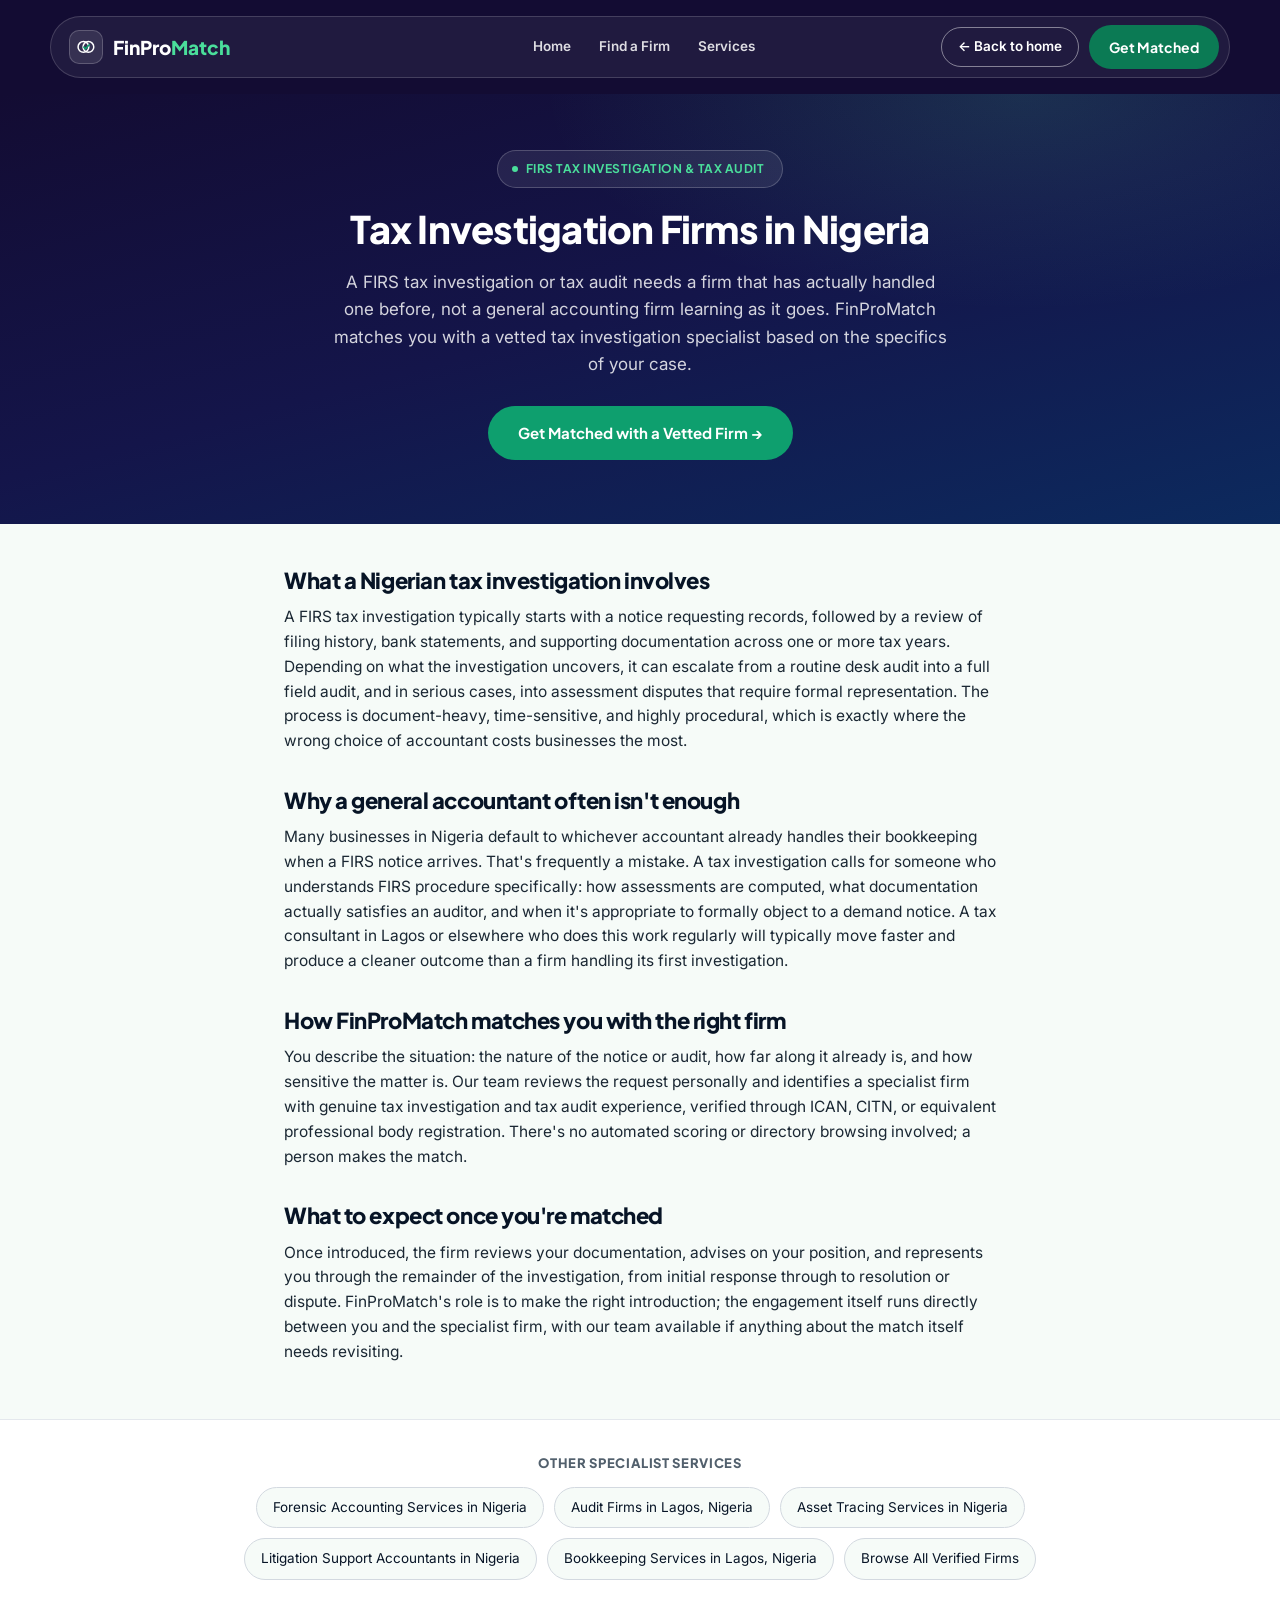
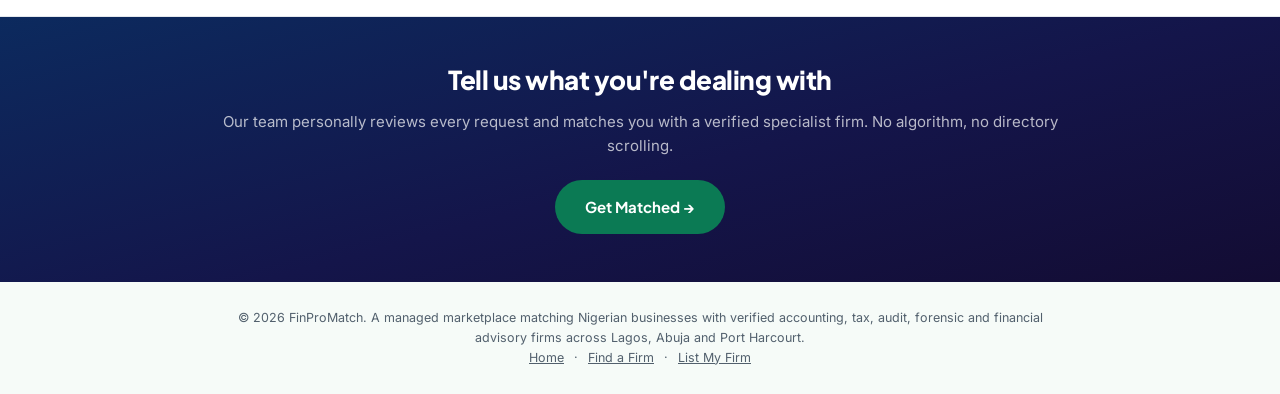
<file: tax-investigation-firms-nigeria.html>
<!DOCTYPE html>
<html lang="en">
<head>
<meta charset="UTF-8">
<meta name="viewport" content="width=device-width, initial-scale=1.0">
<title>Tax Investigation Firms in Nigeria | FinProMatch</title>
<meta name="description" content="Facing a FIRS tax investigation or tax audit? Get matched with a vetted tax investigation specialist firm in Nigeria. Personally reviewed, not a directory listing.">
<meta property="og:title" content="Tax Investigation Firms in Nigeria | FinProMatch">
<meta property="og:description" content="Facing a FIRS tax investigation or tax audit? Get matched with a vetted tax investigation specialist firm in Nigeria. Personally reviewed, not a directory listing.">
<meta property="og:type" content="website">
<meta property="og:locale" content="en_NG">
<link rel="canonical" href="https://finpromatch.vercel.app/tax-investigation-firms-nigeria">
<link rel="stylesheet" href="/landing.css">
<link href="https://fonts.googleapis.com/css2?family=Inter:wght@400;500;600;700&family=Plus+Jakarta+Sans:wght@700;800&display=swap" rel="stylesheet">
</head>
<body>

<nav class="lp-nav">
  <div class="container">
    <a href="/" class="lp-brand">
      <div class="lp-brand-mark"><svg viewBox="0 0 48 48" fill="none" xmlns="http://www.w3.org/2000/svg">
  <circle cx="18" cy="24" r="13" stroke="#fff" stroke-width="3.6"/>
  <circle cx="30" cy="24" r="13" stroke="#fff" stroke-width="3.6"/>
  <path d="M19 24.5l4 4.2 9-10" stroke="#0E9F6E" stroke-width="3.8" stroke-linecap="round" stroke-linejoin="round"/>
</svg></div>
      <div class="lp-brand-name">FinPro<span>Match</span></div>
    </a>
    <div class="lp-nav-links">
      <a href="/">Home</a>
      <a href="/#firms">Find a Firm</a>
      <a href="/#services">Services</a>
    </div>
    <div class="lp-nav-right">
      <a href="/" class="lp-nav-home">← <span class="lp-long">Back to home</span><span class="lp-short">Home</span></a>
      <a href="/#client" class="lp-nav-cta">Get Matched</a>
    </div>
  </div>
</nav>

<div class="lp-hero">
  <div class="container">
    <span class="lp-eyebrow">FIRS Tax Investigation & Tax Audit</span>
    <h1>Tax Investigation Firms in Nigeria</h1>
    <p class="lede">A FIRS tax investigation or tax audit needs a firm that has actually handled one before, not a general accounting firm learning as it goes. FinProMatch matches you with a vetted tax investigation specialist based on the specifics of your case.</p>
    <div class="lp-hero-ctas">
      <a href="/#client" class="lp-btn">Get Matched with a Vetted Firm →</a>
    </div>
  </div>
</div>

<div class="lp-content">
<h2>What a Nigerian tax investigation involves</h2>
<p>A FIRS tax investigation typically starts with a notice requesting records, followed by a review of filing history, bank statements, and supporting documentation across one or more tax years. Depending on what the investigation uncovers, it can escalate from a routine desk audit into a full field audit, and in serious cases, into assessment disputes that require formal representation. The process is document-heavy, time-sensitive, and highly procedural, which is exactly where the wrong choice of accountant costs businesses the most.</p>

<h2>Why a general accountant often isn't enough</h2>
<p>Many businesses in Nigeria default to whichever accountant already handles their bookkeeping when a FIRS notice arrives. That's frequently a mistake. A tax investigation calls for someone who understands FIRS procedure specifically: how assessments are computed, what documentation actually satisfies an auditor, and when it's appropriate to formally object to a demand notice. A tax consultant in Lagos or elsewhere who does this work regularly will typically move faster and produce a cleaner outcome than a firm handling its first investigation.</p>

<h2>How FinProMatch matches you with the right firm</h2>
<p>You describe the situation: the nature of the notice or audit, how far along it already is, and how sensitive the matter is. Our team reviews the request personally and identifies a specialist firm with genuine tax investigation and tax audit experience, verified through ICAN, CITN, or equivalent professional body registration. There's no automated scoring or directory browsing involved; a person makes the match.</p>

<h2>What to expect once you're matched</h2>
<p>Once introduced, the firm reviews your documentation, advises on your position, and represents you through the remainder of the investigation, from initial response through to resolution or dispute. FinProMatch's role is to make the right introduction; the engagement itself runs directly between you and the specialist firm, with our team available if anything about the match itself needs revisiting.</p>
</div>

<div class="lp-related">
  <div class="container">
    <h3>Other specialist services</h3>
    <div class="lp-related-grid">
      <a href="/forensic-accounting-nigeria">Forensic Accounting Services in Nigeria</a>
      <a href="/audit-firms-lagos">Audit Firms in Lagos, Nigeria</a>
      <a href="/asset-tracing-nigeria">Asset Tracing Services in Nigeria</a>
      <a href="/litigation-support-nigeria">Litigation Support Accountants in Nigeria</a>
      <a href="/bookkeeping-services-lagos">Bookkeeping Services in Lagos, Nigeria</a>
      <a href="/#firms">Browse All Verified Firms</a>
    </div>
  </div>
</div>

<div class="lp-cta-band">
  <div class="container">
    <h2>Tell us what you're dealing with</h2>
    <p>Our team personally reviews every request and matches you with a verified specialist firm. No algorithm, no directory scrolling.</p>
    <a href="/#client" class="lp-btn">Get Matched →</a>
  </div>
</div>

<footer class="lp-footer">
  <div class="container">
    <p>© 2026 FinProMatch. A managed marketplace matching Nigerian businesses with verified accounting, tax, audit, forensic and financial advisory firms across Lagos, Abuja and Port Harcourt.
    <br><a href="/">Home</a> · <a href="/#firms">Find a Firm</a> · <a href="/#list-firm">List My Firm</a></p>
  </div>
</footer>

<div class="lp-loader" id="lp-loader" aria-hidden="true"><div class="lp-loader-mark"><svg viewBox="0 0 48 48" fill="none"><circle cx="18" cy="24" r="13" stroke="#fff" stroke-width="3.6"/><circle cx="30" cy="24" r="13" stroke="#fff" stroke-width="3.6"/><path d="M19 24.5l4 4.2 9-10" stroke="#4ADE9B" stroke-width="3.8" stroke-linecap="round" stroke-linejoin="round"/></svg></div><div class="lp-loader-bar"></div></div>
<script>
(function(){var l=document.getElementById('lp-loader');
document.addEventListener('click',function(e){var a=e.target.closest&&e.target.closest('a[href]');
if(!a||e.defaultPrevented||e.metaKey||e.ctrlKey||e.shiftKey||a.target==='_blank')return;
var u=new URL(a.href,location.href);if(u.origin!==location.origin)return;
if(u.pathname===location.pathname&&u.hash)return;l.classList.add('show');});
window.addEventListener('pageshow',function(){l.classList.remove('show');});})();
</script>
</body>
</html>
</file>
<file: landing.css>
:root{
  --cream:#F6FBF8;
  --cream-deep:#EAF4EE;
  --orange:#0E9F6E;
  --orange-dark:#0B7A54;
  --maroon:#071426;
  --maroon-deep:#040E1A;
  --ink:#071426;
  --ink-soft:#52606D;
  --paper-card:#FFFFFF;
  --line:#E4E8ED;
  --line-strong:#D3D9E0;
  --radius:16px;
  --radius-sm:10px;
  --radius-pill:999px;
}
*{box-sizing:border-box;}
body{
  margin:0;background:var(--cream);color:var(--ink);
  font-family:'Inter',sans-serif;font-size:16px;line-height:1.6;
  -webkit-font-smoothing:antialiased;overflow-x:hidden;
}
h1,h2,h3{font-family:'Plus Jakarta Sans',sans-serif;font-weight:800;color:var(--ink);margin:0;letter-spacing:-0.02em;line-height:1.15;}
.container{max-width:900px;margin:0 auto;padding:0 28px;}
a{color:inherit;}

/* nav */
.lp-nav{padding:20px 0;}
.lp-nav .container{display:flex;align-items:center;justify-content:space-between;}
.lp-brand{display:flex;align-items:center;gap:10px;text-decoration:none;}
.lp-brand-mark{width:34px;height:34px;background:var(--maroon);border-radius:10px;display:flex;align-items:center;justify-content:center;flex:0 0 auto;}
.lp-brand-mark svg{width:62%;height:62%;}
.lp-brand-name{font-family:'Plus Jakarta Sans',sans-serif;font-weight:800;font-size:19px;color:var(--ink);}
.lp-brand-name span{color:var(--orange);}
.lp-nav-cta{
  background:var(--orange);color:#fff;border:none;padding:11px 22px;border-radius:var(--radius-pill);
  font-family:'Plus Jakarta Sans',sans-serif;font-weight:700;font-size:14px;text-decoration:none;
  display:inline-block;
}

/* hero */
.lp-hero{padding:36px 0 8px;text-align:center;}
.lp-eyebrow{
  display:inline-flex;align-items:center;gap:8px;font-family:'Plus Jakarta Sans',sans-serif;font-weight:700;
  font-size:12px;letter-spacing:.04em;text-transform:uppercase;padding:8px 18px 8px 14px;
  border-radius:var(--radius-pill);background:rgba(0,0,0,0.06);color:var(--ink);border:1px solid rgba(0,0,0,0.08);
  margin-bottom:18px;
}
.lp-eyebrow::before{content:'';width:6px;height:6px;border-radius:50%;background:var(--orange);}
.lp-hero h1{font-size:38px;max-width:760px;margin:0 auto;line-height:1.2;}
.lp-hero .lede{font-size:17px;color:var(--ink-soft);max-width:620px;margin:18px auto 0;}
.lp-hero-ctas{margin-top:28px;}
.lp-btn{
  background:var(--orange);color:#fff;border:none;padding:15px 30px;border-radius:var(--radius-pill);
  font-family:'Plus Jakarta Sans',sans-serif;font-weight:700;font-size:15px;text-decoration:none;
  display:inline-block;
}

/* body content */
.lp-content{padding:44px 24px 20px;max-width:760px;margin:0 auto;}
.lp-content h2{font-size:22px;margin:34px 0 12px;}
.lp-content h2:first-child{margin-top:0;}
.lp-content p{font-size:15.5px;color:#1A2733;margin:0 0 14px;}
.lp-content ul{padding-left:20px;margin:0 0 14px;}
.lp-content li{font-size:15.5px;color:#1A2733;margin-bottom:6px;}

/* related services */
.lp-related{background:var(--paper-card);border-top:1px solid var(--line);border-bottom:1px solid var(--line);padding:36px 0;margin-top:20px;}
.lp-related h3{font-size:13px;text-transform:uppercase;letter-spacing:.05em;color:var(--ink-soft);margin-bottom:16px;text-align:center;}
.lp-related-grid{display:flex;flex-wrap:wrap;gap:10px;justify-content:center;}
.lp-related-grid a{
  padding:9px 16px;border:1px solid var(--line-strong);border-radius:var(--radius-pill);
  font-size:13.5px;text-decoration:none;color:var(--ink);background:var(--cream);
}
.lp-related-grid a:hover{border-color:var(--orange);color:var(--orange-dark);}

/* closing cta band */
.lp-cta-band{background:var(--maroon);color:#fff;text-align:center;padding:48px 0;margin-top:0;}
.lp-cta-band h2{color:#fff;font-size:26px;margin-bottom:10px;}
.lp-cta-band p{color:rgba(255,255,255,.7);font-size:15px;margin-bottom:22px;}

/* footer */
.lp-footer{padding:26px 0;text-align:center;}
.lp-footer p{font-size:12.5px;color:var(--ink-soft);margin:0;}
.lp-footer a{color:var(--ink-soft);text-decoration:underline;margin:0 6px;}

@media(max-width:640px){
  .lp-hero h1{font-size:28px;}
  .lp-hero .lede{font-size:15px;}
  .lp-content h2{font-size:19px;}
}

/* ===== Refreshed palette + nav (matches the main site) ===== */
:root{--deep:#130c33;--indigo:#14154a;--blue:#0c2a5e;--mint:#4ADE9B;}
body{background:var(--cream);}
.lp-nav{background:var(--deep);padding:16px 20px;position:sticky;top:0;z-index:20;}
.lp-nav .container{max-width:1180px;padding:8px 10px 8px 18px;display:grid;grid-template-columns:1fr auto 1fr;gap:12px;
  background:rgba(255,255,255,.06);border:1px solid rgba(255,255,255,.16);border-radius:999px;}
.lp-brand-mark{background:rgba(255,255,255,.1);border:1px solid rgba(255,255,255,.2);}
.lp-brand-name{color:#fff;}
.lp-brand-name span{color:#4ADE9B;}
.lp-nav-links{display:flex;gap:4px;justify-self:center;}
.lp-nav-links a{color:rgba(255,255,255,.85);text-decoration:none;font-weight:600;font-size:13.5px;padding:9px 12px;border-radius:999px;}
.lp-nav-links a:hover{background:rgba(255,255,255,.12);color:#fff;}
.lp-nav-right{display:flex;gap:10px;align-items:center;justify-self:end;}
.lp-nav-home{color:#fff;text-decoration:none;font-weight:600;font-size:13.5px;padding:8.5px 16px;border:1.5px solid rgba(255,255,255,.45);border-radius:999px;white-space:nowrap;}
.lp-nav-home:hover{background:rgba(255,255,255,.12);border-color:#fff;}
.lp-nav-cta{background:#0B7A54;padding:11px 20px;}
.lp-nav-cta:hover{background:#0E9F6E;}
.lp-hero{background:radial-gradient(800px 360px at 80% 0%,rgba(74,222,155,.14),transparent 60%),linear-gradient(165deg,var(--deep) 0%,var(--indigo) 50%,var(--blue) 100%);padding:56px 0 64px;}
.lp-hero h1{color:#fff;}
.lp-hero .lede{color:rgba(255,255,255,.82);}
.lp-eyebrow{background:rgba(255,255,255,.08);border-color:rgba(255,255,255,.2);color:var(--mint);}
.lp-eyebrow::before{background:var(--mint);}
.lp-btn{background:#0B7A54;}
.lp-btn:hover{background:#0E9F6E;}
.lp-hero .lp-btn{background:#0E9F6E;}
.lp-cta-band{background:linear-gradient(165deg,var(--blue) 0%,var(--indigo) 55%,var(--deep) 100%);}
.lp-related-grid a:hover{border-color:#0B7A54;color:#0B7A54;}
@media(max-width:820px){
  .lp-nav .container{display:flex;justify-content:space-between;}
  .lp-nav-links{display:none;}
}
@media(max-width:480px){
  .lp-nav-home{padding:8px 12px;font-size:13px;}
  .lp-nav-cta{padding:10px 14px;font-size:13px;}
  .lp-brand-name{font-size:17px;}
}
@media(min-width:561px){.lp-short{display:none;}}
@media(max-width:560px){
  .lp-long{display:none;}
  .lp-short{display:inline;}
  .lp-nav{padding:12px 12px;}
  .lp-nav .container{padding:6px 8px 6px 12px;gap:6px;}
  .lp-nav-right{gap:6px;}
  .lp-brand-mark{width:30px;height:30px;}
  .lp-brand-name{font-size:16px;}
  .lp-nav-cta{white-space:nowrap;}
}

/* page-change loading screen */
.lp-loader{position:fixed;inset:0;z-index:9999;display:flex;flex-direction:column;align-items:center;justify-content:center;gap:22px;
  background:linear-gradient(165deg,#130c33 0%,#14154a 55%,#0c2a5e 100%);opacity:0;visibility:hidden;transition:opacity .2s ease,visibility .2s ease;}
.lp-loader.show{opacity:1;visibility:visible;}
.lp-loader-mark{width:84px;height:84px;border-radius:22px;background:rgba(255,255,255,.1);border:1px solid rgba(255,255,255,.22);display:flex;align-items:center;justify-content:center;animation:lpBeat 1.15s ease-in-out infinite;}
.lp-loader-mark svg{width:62%;height:62%;}
.lp-loader-bar{width:120px;height:3px;border-radius:3px;background:rgba(255,255,255,.18);overflow:hidden;}
.lp-loader-bar::after{content:"";display:block;height:100%;width:40%;border-radius:3px;background:#4ADE9B;animation:lpSlide 1s ease-in-out infinite;}
@keyframes lpSlide{0%{transform:translateX(-100%);}100%{transform:translateX(300%);}}
@keyframes lpBeat{0%,100%{transform:scale(1);}20%{transform:scale(1.12);}40%{transform:scale(.98);}60%{transform:scale(1.06);}}
</file>
